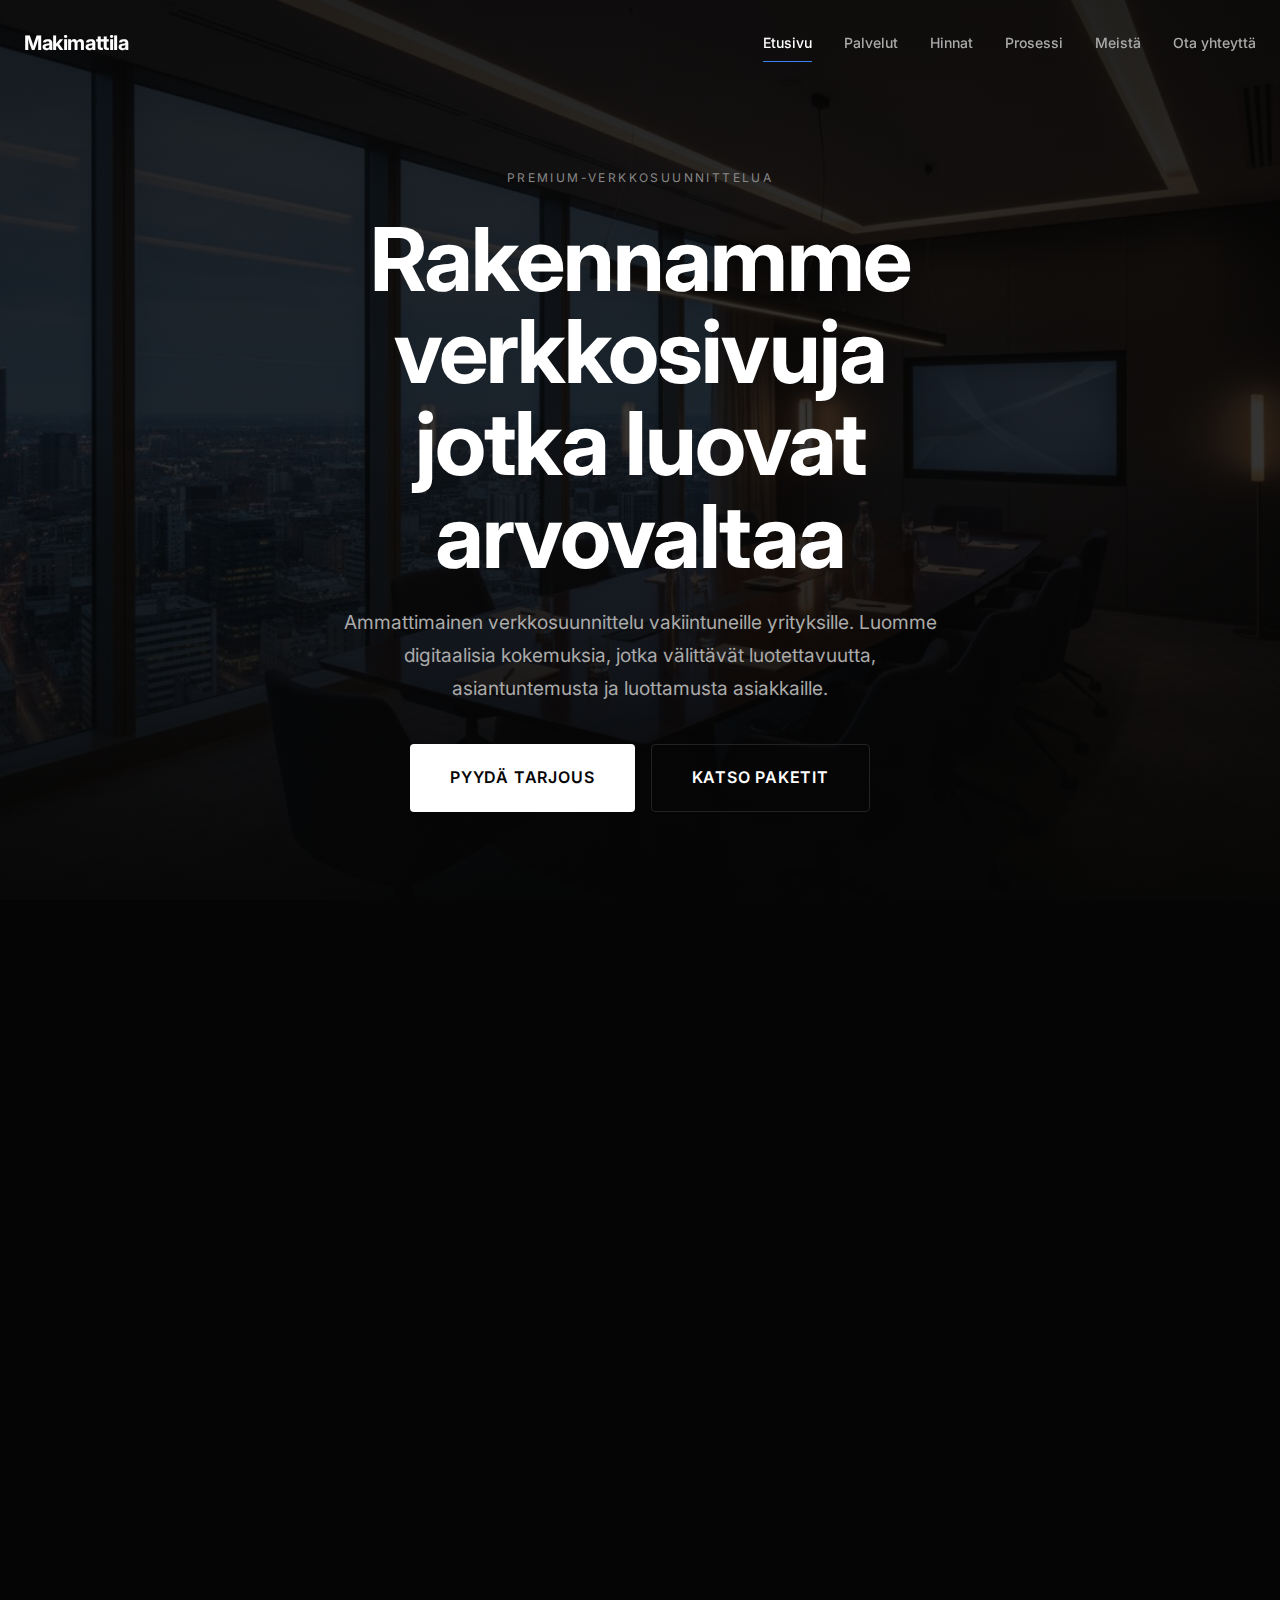
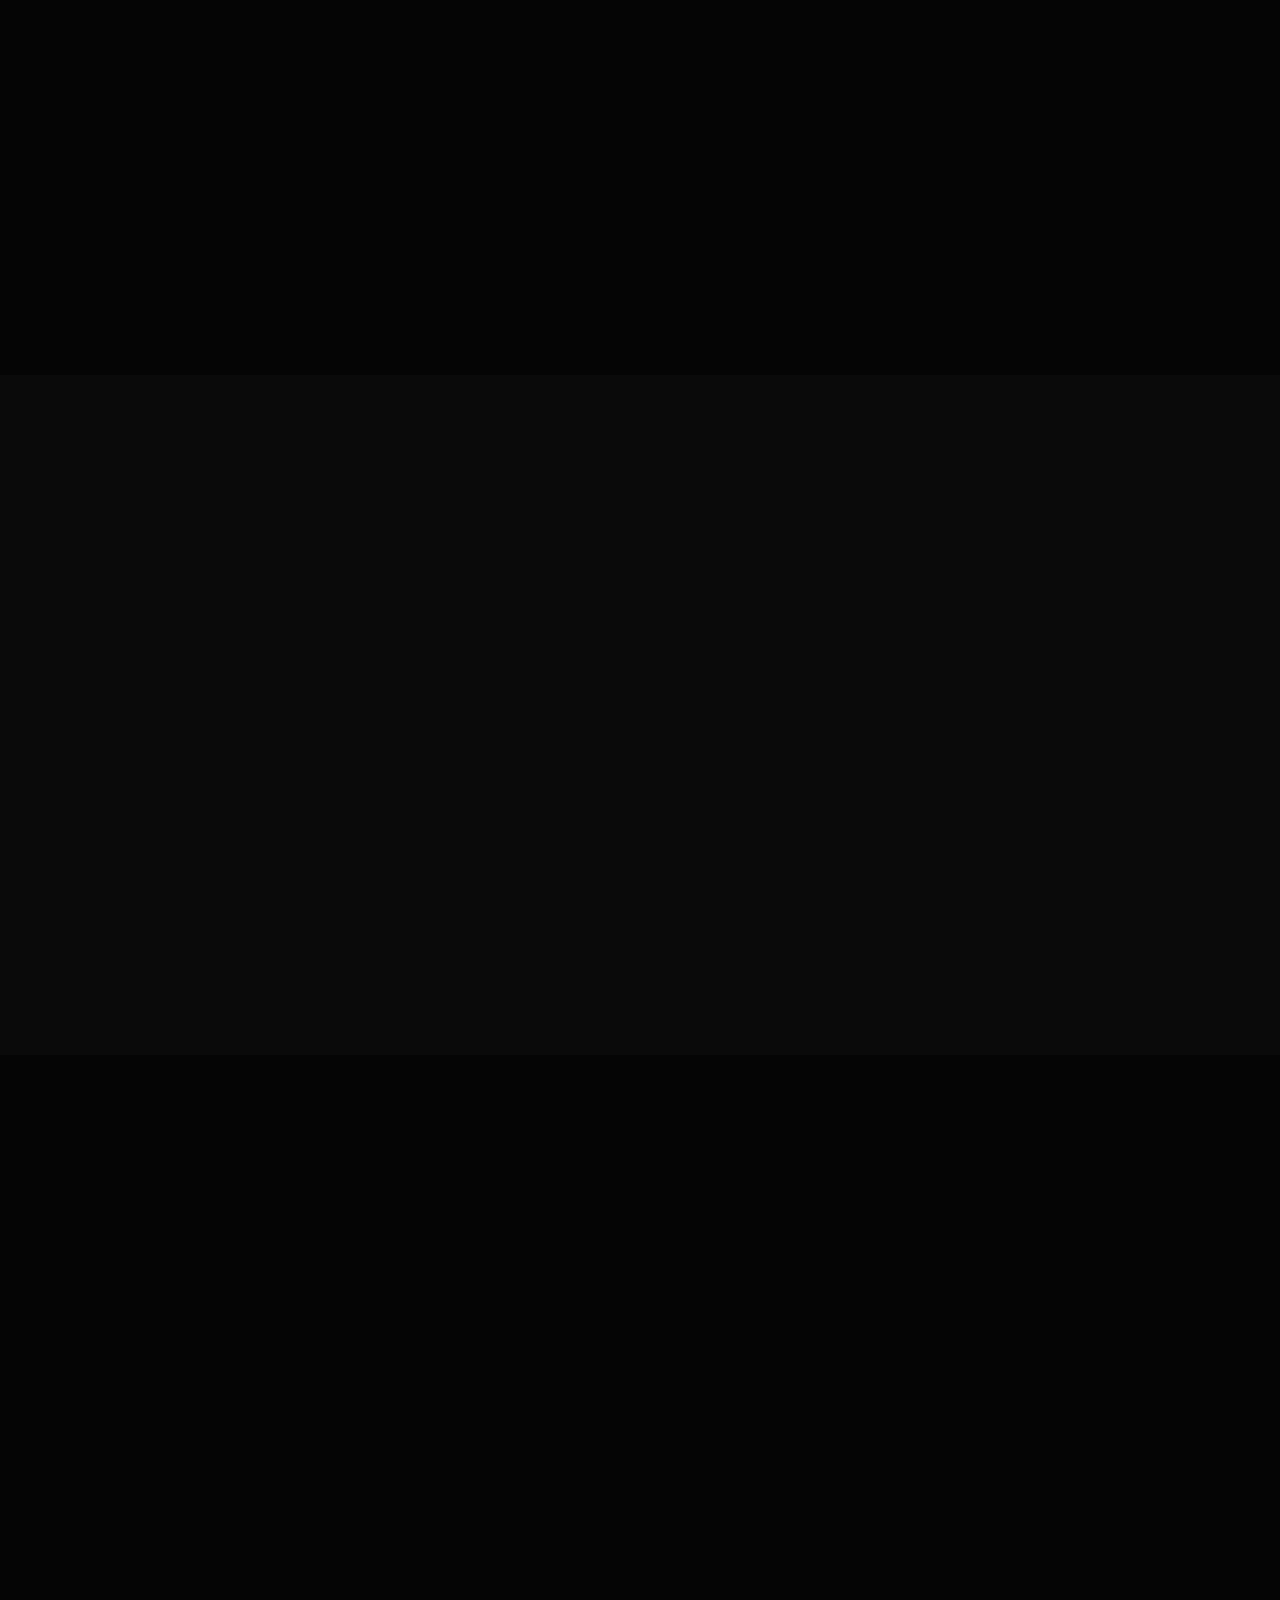
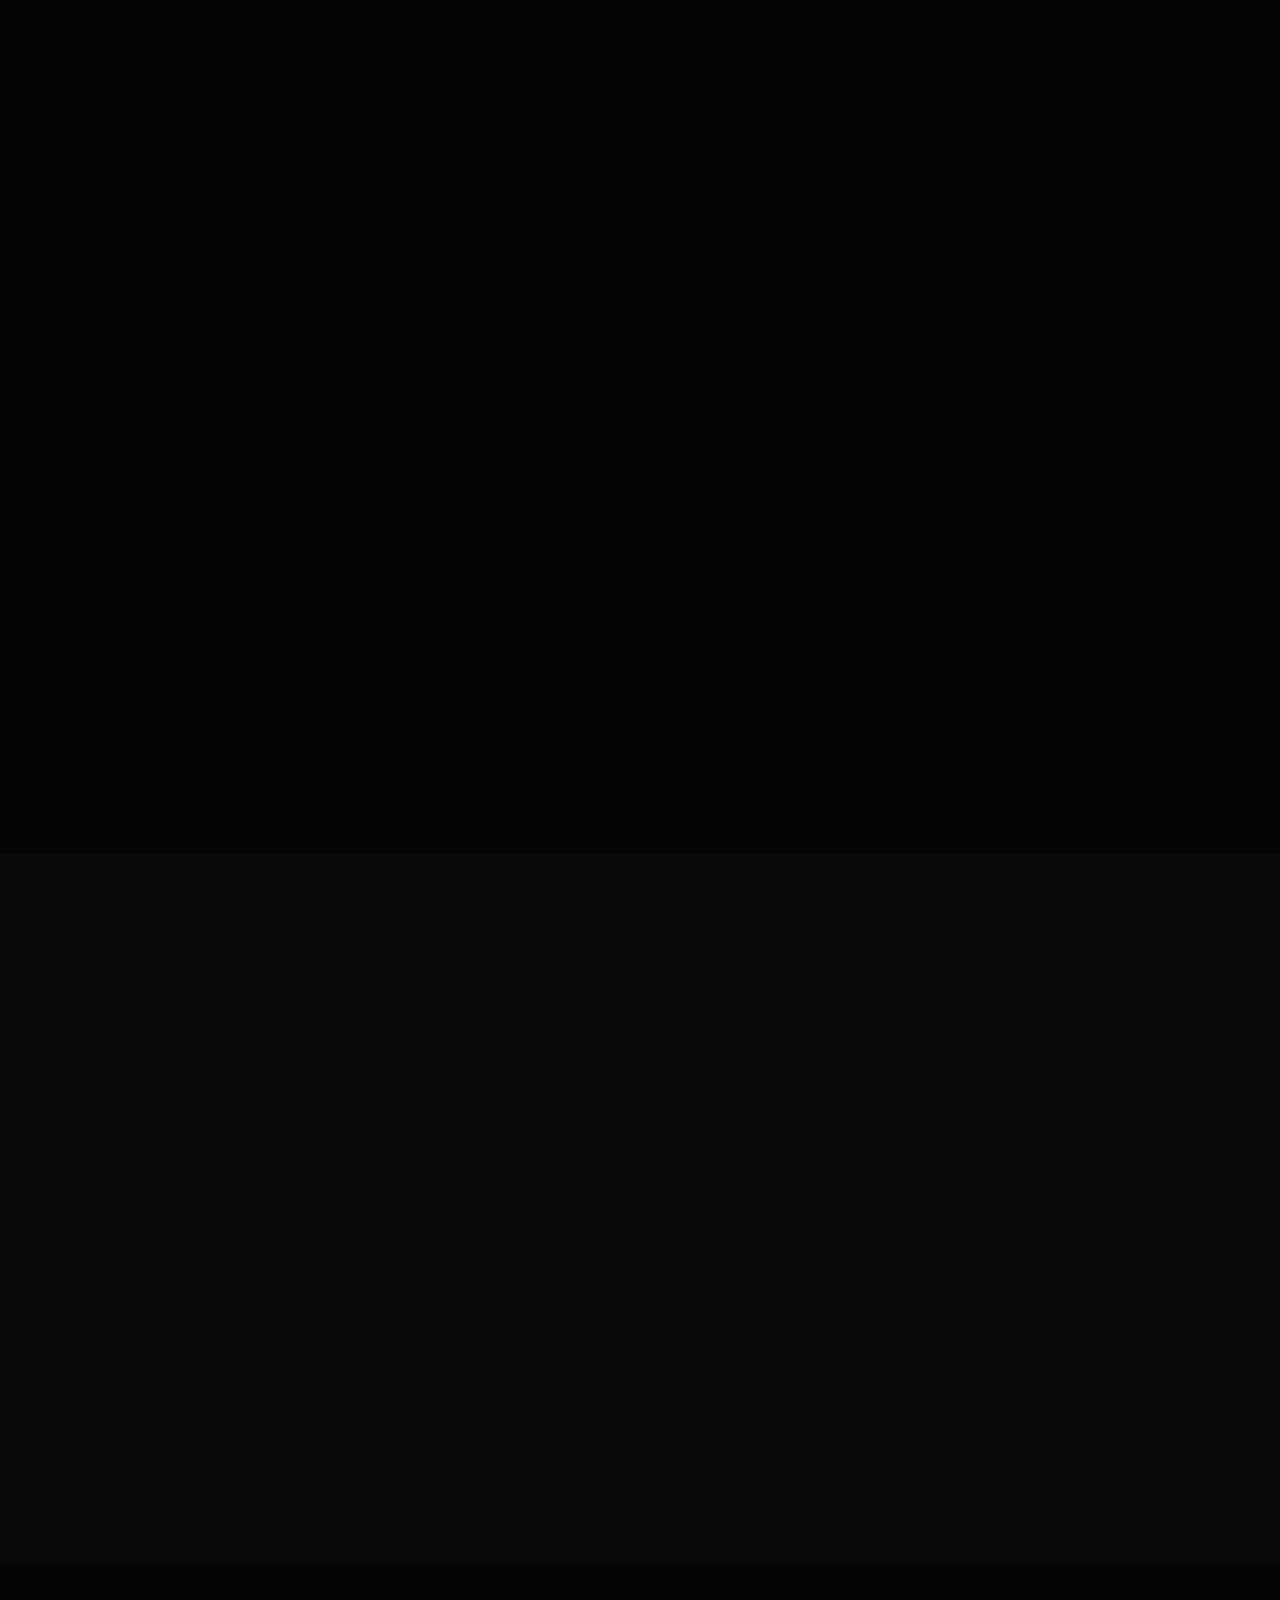
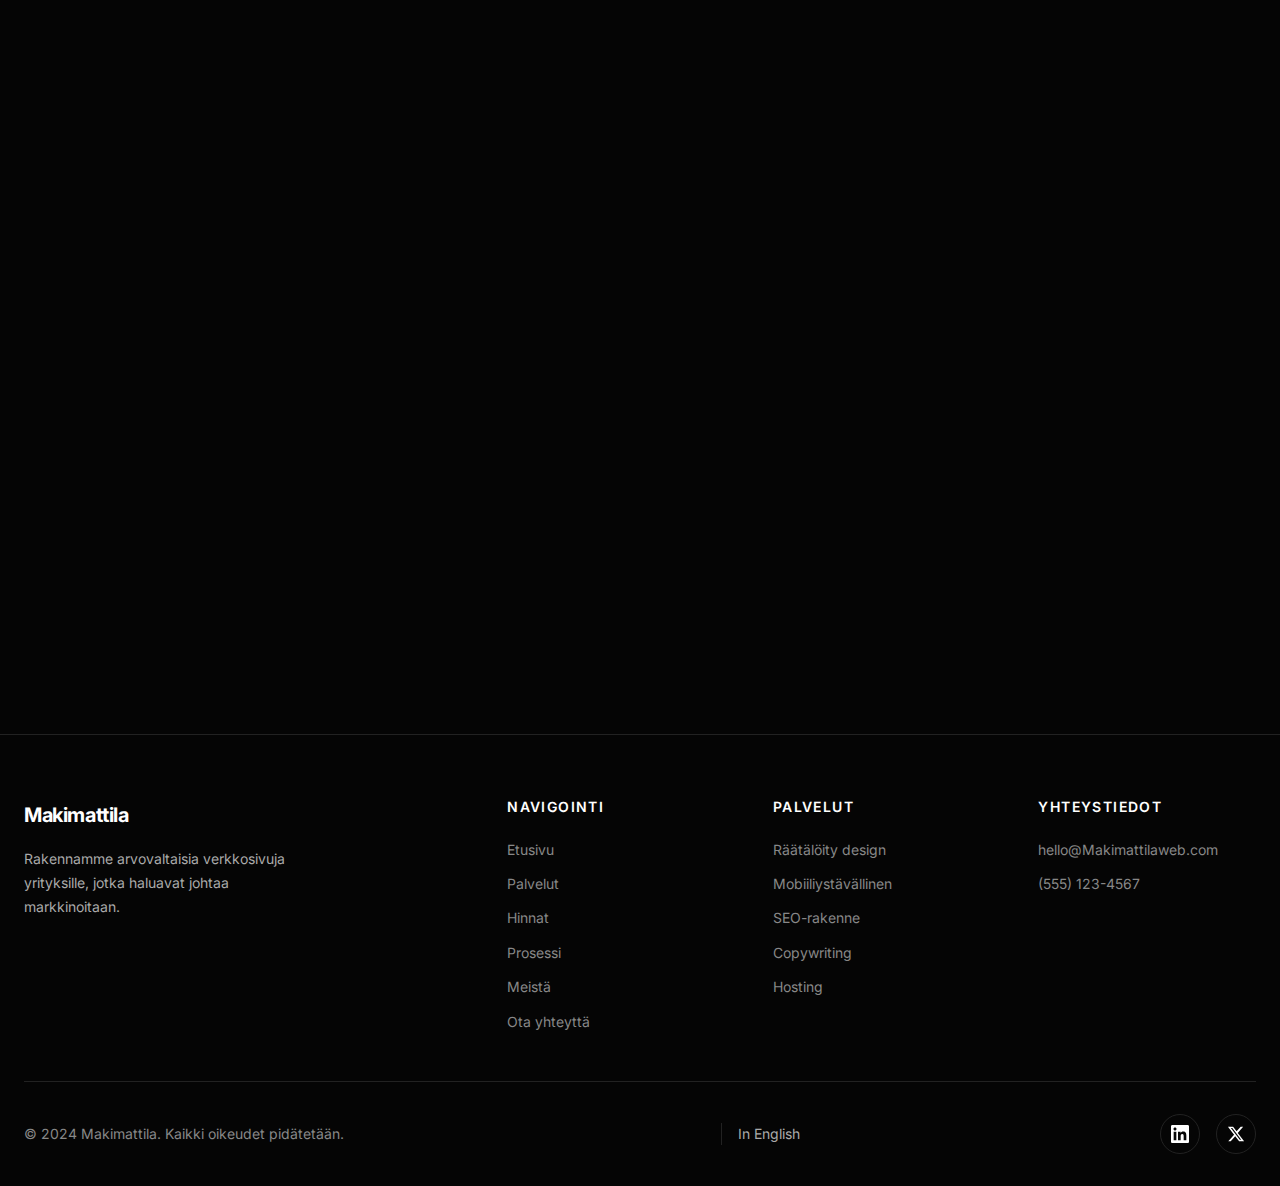
<file: index.html>
<!DOCTYPE html>
<html lang="fi">
<head>
    <meta charset="UTF-8">
    <meta name="viewport" content="width=device-width, initial-scale=1.0">
    <title>Makimattila | Ammattimaiset verkkosivut vakiintuneille yrityksille</title>
    <meta name="description" content="Rakennamme arvovaltaisia verkkosivuja yrityksille, jotka haluavat johtaa markkinoitaan. Ammattimainen verkkosuunnittelu lakitoimistoille, terveyspalveluille, konsulteille ja palveluyrityksille.">
    
    <!-- Fonts -->
    <link rel="preconnect" href="https://fonts.googleapis.com">
    <link rel="preconnect" href="https://fonts.gstatic.com" crossorigin>
    <link href="https://fonts.googleapis.com/css2?family=Inter:wght@400;500;600;700&display=swap" rel="stylesheet">
    
    <!-- Styles -->
    <link rel="stylesheet" href="css/main.css">
</head>
<body>
    <!-- Header -->
    <header class="header">
        <div class="container">
            <div class="header-inner">
                <a href="index.html" class="logo">Makimattila</a>
                
                <nav class="nav">
                    <a href="index.html" class="nav-link active">Etusivu</a>
                    <a href="palvelut.html" class="nav-link">Palvelut</a>
                    <a href="hinnat.html" class="nav-link">Hinnat</a>
                    <a href="prosessi.html" class="nav-link">Prosessi</a>
                    <a href="meista.html" class="nav-link">Meistä</a>
                    <a href="otayhteytta.html" class="nav-link">Ota yhteyttä</a>
                </nav>
                
                <button class="menu-toggle" aria-label="Avaa valikko">
                    <span></span>
                    <span></span>
                    <span></span>
                </button>
            </div>
        </div>
    </header>

    <!-- Hero Section -->
    <section class="hero">
        <div class="hero-bg">
            <img src="images/hero-bg.jpg" alt="Makimattilan toimisto">
        </div>
        <div class="hero-overlay"></div>
        
        <div class="hero-content">
            <p class="hero-label">Premium-verkkosuunnittelua</p>
            <h1 class="hero-title">
                <span>Rakennamme verkkosivuja</span>
                <span>jotka luovat arvovaltaa</span>
            </h1>
            <p class="hero-subtitle">
                Ammattimainen verkkosuunnittelu vakiintuneille yrityksille. Luomme digitaalisia kokemuksia, 
                jotka välittävät luotettavuutta, asiantuntemusta ja luottamusta asiakkaille.
            </p>
            <div class="hero-cta">
                <a href="contact.html" class="btn btn-primary btn-large">Pyydä tarjous</a>
                <a href="pricing.html" class="btn btn-secondary btn-large">Katso paketit</a>
            </div>
        </div>
        
    </section>

    <!-- Who It's For Section -->
    <section class="section">
        <div class="container">
            <div class="section-header fade-in">
                <p class="section-label">Kenelle palvelemme</p>
                <h2 class="section-title">Rakennettu yrityksille, jotka vaativat parasta</h2>
            </div>
            
            <div class="audience-grid">
                <div class="audience-card fade-in stagger-1">
                    <div class="audience-icon">
                        <svg xmlns="http://www.w3.org/2000/svg" fill="none" viewBox="0 0 24 24" stroke="currentColor">
                            <path stroke-linecap="round" stroke-linejoin="round" stroke-width="2" d="M3 6l3 1m0 0l-3 9a5.002 5.002 0 006.001 0M6 7l3 9M6 7l6-2m6 2l3-1m-3 1l-3 9a5.002 5.002 0 006.001 0M18 7l3 9m-3-9l-6-2m0-2v2m0 16V5m0 16H9m3 0h3" />
                        </svg>
                    </div>
                    <h3>Lakitoimistot</h3>
                    <p>Luo arvovaltaa ja luottamusta potentiaalisten asiakkaiden keskuuteen ammattimaisilla, hienostuneilla verkkosivuilla, jotka heijastavat asiantuntemustasi.</p>
                </div>
                
                <div class="audience-card fade-in stagger-2">
                    <div class="audience-icon">
                        <svg xmlns="http://www.w3.org/2000/svg" fill="none" viewBox="0 0 24 24" stroke="currentColor">
                            <path stroke-linecap="round" stroke-linejoin="round" stroke-width="2" d="M9 12l2 2 4-4m6 2a9 9 0 11-18 0 9 9 0 0118 0z" />
                        </svg>
                    </div>
                    <h3>Terveyspalvelut</h3>
                    <p>Rakenna potilaiden luottamusta selkeillä, saavutettavilla verkkosivuilla, jotka välittävät ammattitaitoa ja laadukasta hoitoa.</p>
                </div>
                
                <div class="audience-card fade-in stagger-3">
                    <div class="audience-icon">
                        <svg xmlns="http://www.w3.org/2000/svg" fill="none" viewBox="0 0 24 24" stroke="currentColor">
                            <path stroke-linecap="round" stroke-linejoin="round" stroke-width="2" d="M13 7h8m0 0v8m0-8l-8 8-4-4-6 6" />
                        </svg>
                    </div>
                    <h3>Rahoituspalvelut</h3>
                    <p>Välitä vakautta ja asiantuntemusta hienostuneilla suunnitteluratkaisuilla, jotka puhuttelevat varakkaita yksityishenkilöitä ja yritysasiakkaita.</p>
                </div>
                
                <div class="audience-card fade-in stagger-4">
                    <div class="audience-icon">
                        <svg xmlns="http://www.w3.org/2000/svg" fill="none" viewBox="0 0 24 24" stroke="currentColor">
                            <path stroke-linecap="round" stroke-linejoin="round" stroke-width="2" d="M21 13.255A23.931 23.931 0 0112 15c-3.183 0-6.22-.62-9-1.745M16 6V4a2 2 0 00-2-2h-4a2 2 0 00-2 2v2m4 6h.01M5 20h14a2 2 0 002-2V8a2 2 0 00-2-2H5a2 2 0 00-2 2v10a2 2 0 002 2z" />
                        </svg>
                    </div>
                    <h3>Konsultit</h3>
                    <p>Asennaudu alan johtajaksi verkkosivulla, joka esittelee asiantuntemustasi ja ajattelunjohtajuuttasi.</p>
                </div>
                
                <div class="audience-card fade-in stagger-5">
                    <div class="audience-icon">
                        <svg xmlns="http://www.w3.org/2000/svg" fill="none" viewBox="0 0 24 24" stroke="currentColor">
                            <path stroke-linecap="round" stroke-linejoin="round" stroke-width="2" d="M19 21V5a2 2 0 00-2-2H7a2 2 0 00-2 2v16m14 0h2m-2 0h-5m-9 0H3m2 0h5M9 7h1m-1 4h1m4-4h1m-1 4h1m-5 10v-5a1 1 0 011-1h2a1 1 0 011 1v5m-4 0h4" />
                        </svg>
                    </div>
                    <h3>Rakennusala</h3>
                    <p>Esittele portfolioasi ja osaamistasi rohkeilla, ammattimaisilla verkkosivuilla, jotka voittavat suurempia projekteja.</p>
                </div>
                
                <div class="audience-card fade-in stagger-1">
                    <div class="audience-icon">
                        <svg xmlns="http://www.w3.org/2000/svg" fill="none" viewBox="0 0 24 24" stroke="currentColor">
                            <path stroke-linecap="round" stroke-linejoin="round" stroke-width="2" d="M14.828 14.828a4 4 0 01-5.656 0M9 10h.01M15 10h.01M21 12a9 9 0 11-18 0 9 9 0 0118 0z" />
                        </svg>
                    </div>
                    <h3>Premium-palvelut</h3>
                    <p>Kiinteistöistä luksuspalveluihin – luomme verkkosivuja, jotka vastaavat tarjontasi laatua.</p>
                </div>
            </div>
        </div>
    </section>

    <!-- Why It Works Section -->
    <section class="section section-alt">
        <div class="container">
            <div class="section-header fade-in">
                <p class="section-label">Miksi valita meidät</p>
                <h2 class="section-title">Jokaisen hienon verkkosivun perusta</h2>
            </div>
            
            <div class="benefits-grid">
                <div class="benefit-item fade-in stagger-1">
                    <span class="benefit-number">01</span>
                    <div class="benefit-content">
                        <h3>Arvovalta ensin</h3>
                        <p>Jokainen suunnittelupäätös tehdään asentaaksemme sinut alasi asiantuntijaksi. Typografiasta kuvituksen kautta välitämme luotettavuutta.</p>
                    </div>
                </div>
                
                <div class="benefit-item fade-in stagger-2">
                    <span class="benefit-number">02</span>
                    <div class="benefit-content">
                        <h3>Luottamus suunnittelun kautta</h3>
                        <p>Selkeät, ammattimaiset layoutit, jotka välittävät luotettavuutta heti. Ei sekavuutta, ei temppuja – vain luottamusta.</p>
                    </div>
                </div>
                
                <div class="benefit-item fade-in stagger-3">
                    <span class="benefit-number">03</span>
                    <div class="benefit-content">
                        <h3>Paikallinen markkinajohtajuus</h3>
                        <p>SEO-optimoidtu rakenne ja paikallisesti keskittynyt sisältöstrategia auttavat sinua hallitsemaan omaa alueellasi.</p>
                    </div>
                </div>
                
                <div class="benefit-item fade-in stagger-4">
                    <span class="benefit-number">04</span>
                    <div class="benefit-content">
                        <h3>Konversioon keskittynyt</h3>
                        <p>Strategiset toimintakehotukset ja käyttäjäpolut suunniteltu muuttamaan kävijät laadukkaiksi liideiksi ja asiakkaille.</p>
                    </div>
                </div>
            </div>
        </div>
    </section>

    <!-- Example Use Cases / Portfolio Section -->
    <section class="section">
        <div class="container">
            <div class="section-header fade-in">
                <p class="section-label">Työmme</p>
                <h2 class="section-title">Verkkosivut, jotka herättävät huomion</h2>
            </div>
            
            <div class="portfolio-grid">
                <div class="portfolio-card fade-in stagger-1">
                    <img src="images/project-law.jpg" alt="Lakitoimiston verkkosivu">
                    <div class="portfolio-overlay">
                        <span class="portfolio-tag">Lakitoimisto</span>
                        <h3 class="portfolio-title">Esteem Law Partners</h3>
                    </div>
                </div>
                
                <div class="portfolio-card fade-in stagger-2">
                    <img src="images/project-medical.jpg" alt="Terveyspalvelun verkkosivu">
                    <div class="portfolio-overlay">
                        <span class="portfolio-tag">Terveyspalvelu</span>
                        <h3 class="portfolio-title">Wellness Clinic</h3>
                    </div>
                </div>
                
                <div class="portfolio-card fade-in stagger-3">
                    <img src="images/project-finance.jpg" alt="Rahoituspalvelun verkkosivu">
                    <div class="portfolio-overlay">
                        <span class="portfolio-tag">Rahoituspalvelut</span>
                        <h3 class="portfolio-title">Aurora Capital</h3>
                    </div>
                </div>
                
                <div class="portfolio-card fade-in stagger-4">
                    <img src="images/project-construction.jpg" alt="Rakennusyrityksen verkkosivu">
                    <div class="portfolio-overlay">
                        <span class="portfolio-tag">Rakennusala</span>
                        <h3 class="portfolio-title">Ironclad Builders</h3>
                    </div>
                </div>
            </div>
        </div>
    </section>

    <!-- Testimonials Section -->
    <section class="section section-alt">
        <div class="container">
            <div class="section-header fade-in">
                <p class="section-label">Asiakaspalaute</p>
                <h2 class="section-title">Yritysjohtajien luottama</h2>
            </div>
            
            <div class="testimonials-grid">
                <div class="testimonial-card fade-in stagger-1">
                    <p class="testimonial-quote">"Uusi verkkosivumme on muuttanut täysin sitä, miten potentiaaliset asiakkaat näkevät toimistomme. Ammattitaito ja huolellisuus ylittivät odotuksemme."</p>
                    <div class="testimonial-author">
                        <div class="testimonial-avatar">MR</div>
                        <div class="testimonial-info">
                            <h4>Michael Richardson</h4>
                            <p>Toimitusjohtaja, Richardson & Associates</p>
                        </div>
                    </div>
                </div>
                
                <div class="testimonial-card fade-in stagger-2">
                    <p class="testimonial-quote">"Tiimi ymmärsi täsmälleen mitä tarvitsimme – verkkosivun, joka välittää luottamusta ja asiantuntemusta. Potilaskyselyt ovat kasvaneet merkittävästi."</p>
                    <div class="testimonial-author">
                        <div class="testimonial-avatar">SC</div>
                        <div class="testimonial-info">
                            <h4>Dr. Sarah Chen</h4>
                            <p>Lääketieteellinen johtaja, Chen Family Practice</p>
                        </div>
                    </div>
                </div>
                
                <div class="testimonial-card fade-in stagger-3">
                    <p class="testimonial-quote">"Makimattila toi verkkosivun, joka asettaa meidät premium-vaihtoehdoksi markkinoillamme. Sijoitetun pääoman tuotto on ollut poikkeuksellinen."</p>
                    <div class="testimonial-author">
                        <div class="testimonial-avatar">DW</div>
                        <div class="testimonial-info">
                            <h4>David Williams</h4>
                            <p>Toimitusjohtaja, Williams Consulting Group</p>
                        </div>
                    </div>
                </div>
            </div>
        </div>
    </section>

    <!-- CTA Section -->
    <section class="section">
        <div class="container">
            <div class="cta-section fade-in">
                <h2 class="cta-title">Valmis luomaan digitaalisen läsnäolosi?</h2>
                <p class="cta-subtitle">
                    Keskustellaan siitä, miten ammattimainen verkkosivu voi asettaa yrityksesi 
                    alan auktoriteetiksi.
                </p>
                <a href="contact.html" class="btn btn-primary btn-large">Aloita projekti</a>
            </div>
        </div>
    </section>

    <!-- Footer -->
    <footer class="footer">
        <div class="container">
            <div class="footer-grid">
                <div class="footer-brand">
                    <a href="index.html" class="logo">Makimattila</a>
                    <p>Rakennamme arvovaltaisia verkkosivuja yrityksille, jotka haluavat johtaa markkinoitaan.</p>
                </div>
                
                <div class="footer-nav">
                    <h4 class="footer-title">Navigointi</h4>
                    <div class="footer-links">
                        <a href="index.html">Etusivu</a>
                        <a href="services.html">Palvelut</a>
                        <a href="pricing.html">Hinnat</a>
                        <a href="process.html">Prosessi</a>
                        <a href="about.html">Meistä</a>
                        <a href="contact.html">Ota yhteyttä</a>
                    </div>
                </div>
                
                <div class="footer-services">
                    <h4 class="footer-title">Palvelut</h4>
                    <div class="footer-links">
                        <a href="services.html">Räätälöity design</a>
                        <a href="services.html">Mobiiliystävällinen</a>
                        <a href="services.html">SEO-rakenne</a>
                        <a href="services.html">Copywriting</a>
                        <a href="services.html">Hosting</a>
                    </div>
                </div>
                
                <div class="footer-contact">
                    <h4 class="footer-title">Yhteystiedot</h4>
                    <div class="footer-links">
                        <a href="mailto:hello@Makimattilaweb.com">hello@Makimattilaweb.com</a>
                        <a href="tel:+15551234567">(555) 123-4567</a>
                    </div>
                </div>
            </div>
            
            <div class="footer-bottom">
                <p class="footer-copyright">&copy; 2024 Makimattila. Kaikki oikeudet pidätetään.</p>
                    <a href="en/index.html" class="lang-switcher">In English</a>
                <div class="footer-socials">
                    <a href="#" aria-label="LinkedIn">
                        <svg xmlns="http://www.w3.org/2000/svg" fill="currentColor" viewBox="0 0 24 24">
                            <path d="M20.447 20.452h-3.554v-5.569c0-1.328-.027-3.037-1.852-3.037-1.853 0-2.136 1.445-2.136 2.939v5.667H9.351V9h3.414v1.561h.046c.477-.9 1.637-1.85 3.37-1.85 3.601 0 4.267 2.37 4.267 5.455v6.286zM5.337 7.433c-1.144 0-2.063-.926-2.063-2.065 0-1.138.92-2.063 2.063-2.063 1.14 0 2.064.925 2.064 2.063 0 1.139-.925 2.065-2.064 2.065zm1.782 13.019H3.555V9h3.564v11.452zM22.225 0H1.771C.792 0 0 .774 0 1.729v20.542C0 23.227.792 24 1.771 24h20.451C23.2 24 24 23.227 24 22.271V1.729C24 .774 23.2 0 22.222 0h.003z"/>
                        </svg>
                    </a>
                    <a href="#" aria-label="Twitter">
                        <svg xmlns="http://www.w3.org/2000/svg" fill="currentColor" viewBox="0 0 24 24">
                            <path d="M18.244 2.25h3.308l-7.227 8.26 8.502 11.24H16.17l-5.214-6.817L4.99 21.75H1.68l7.73-8.835L1.254 2.25H8.08l4.713 6.231zm-1.161 17.52h1.833L7.084 4.126H5.117z"/>
                        </svg>
                    </a>
                </div>
            </div>
        </div>
    </footer>

    <!-- Scripts -->
    <script src="js/main.js"></script>
</body>
</html>
</file>
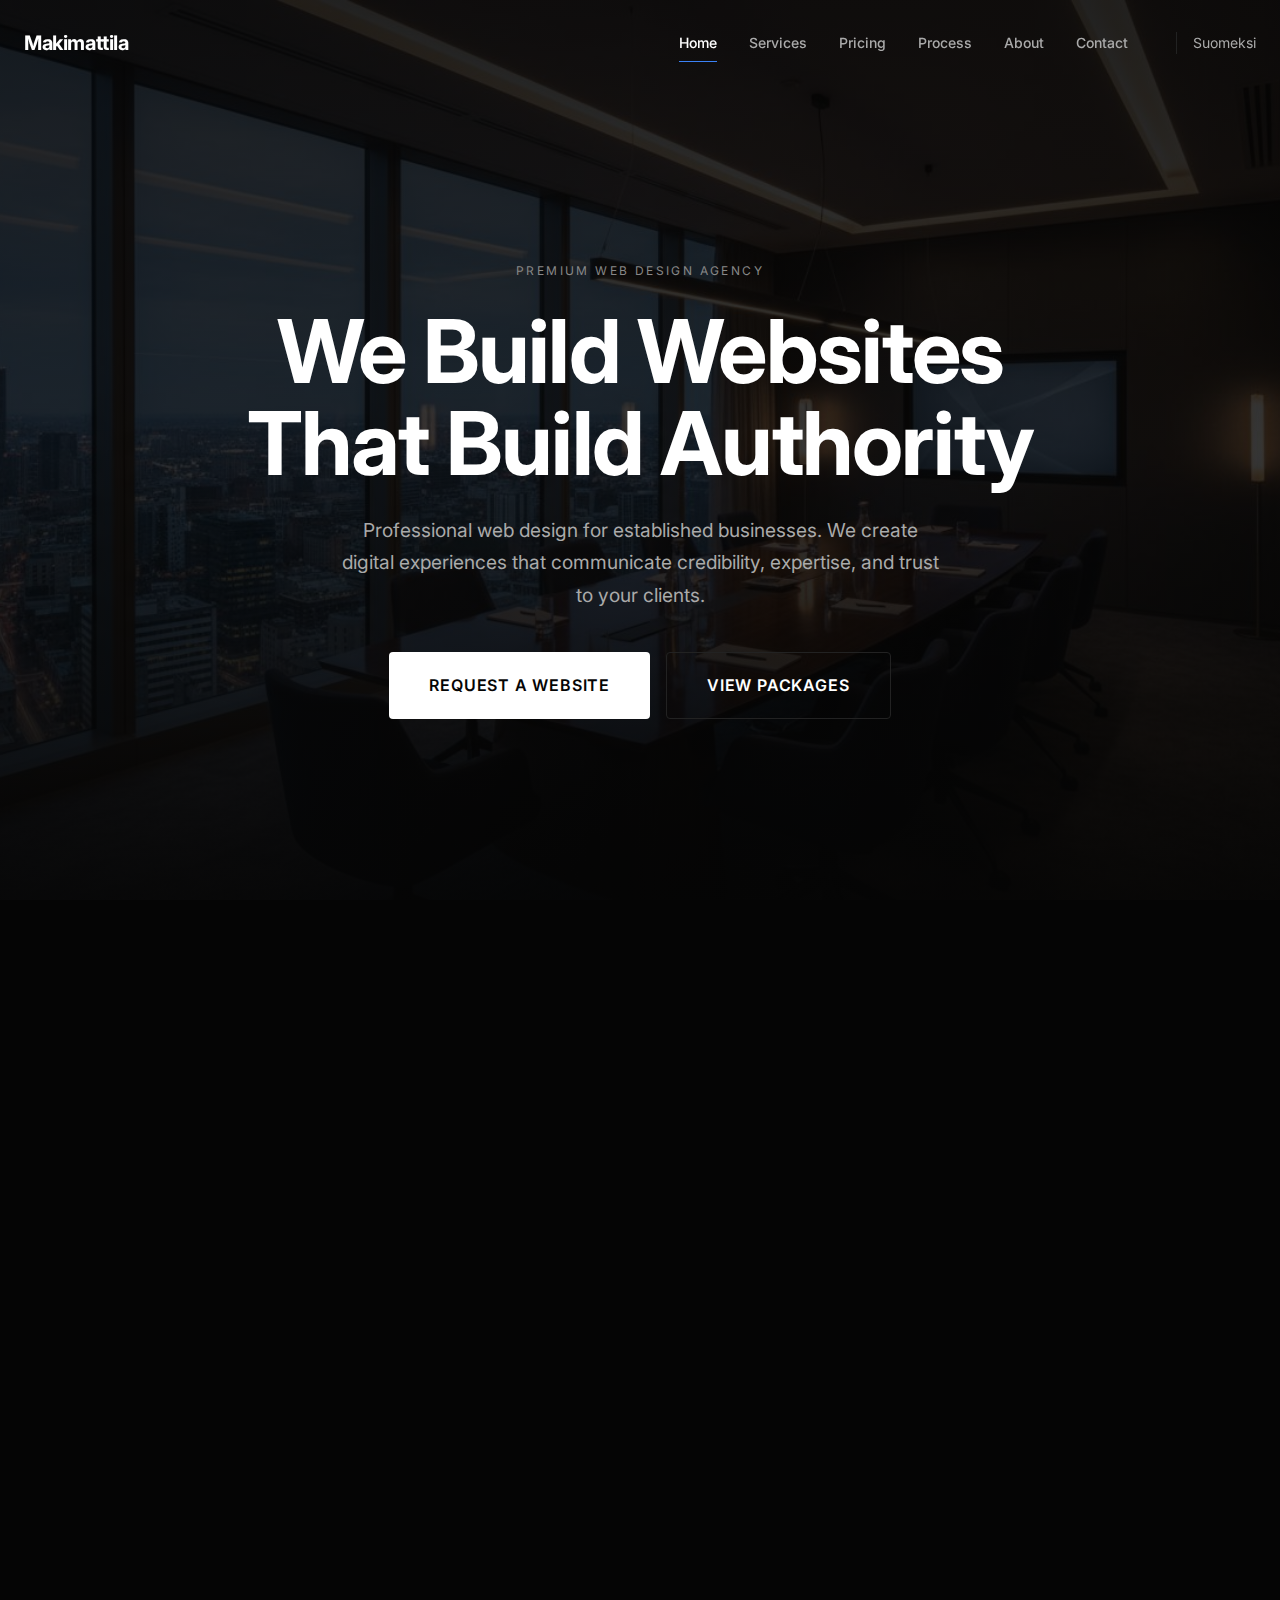
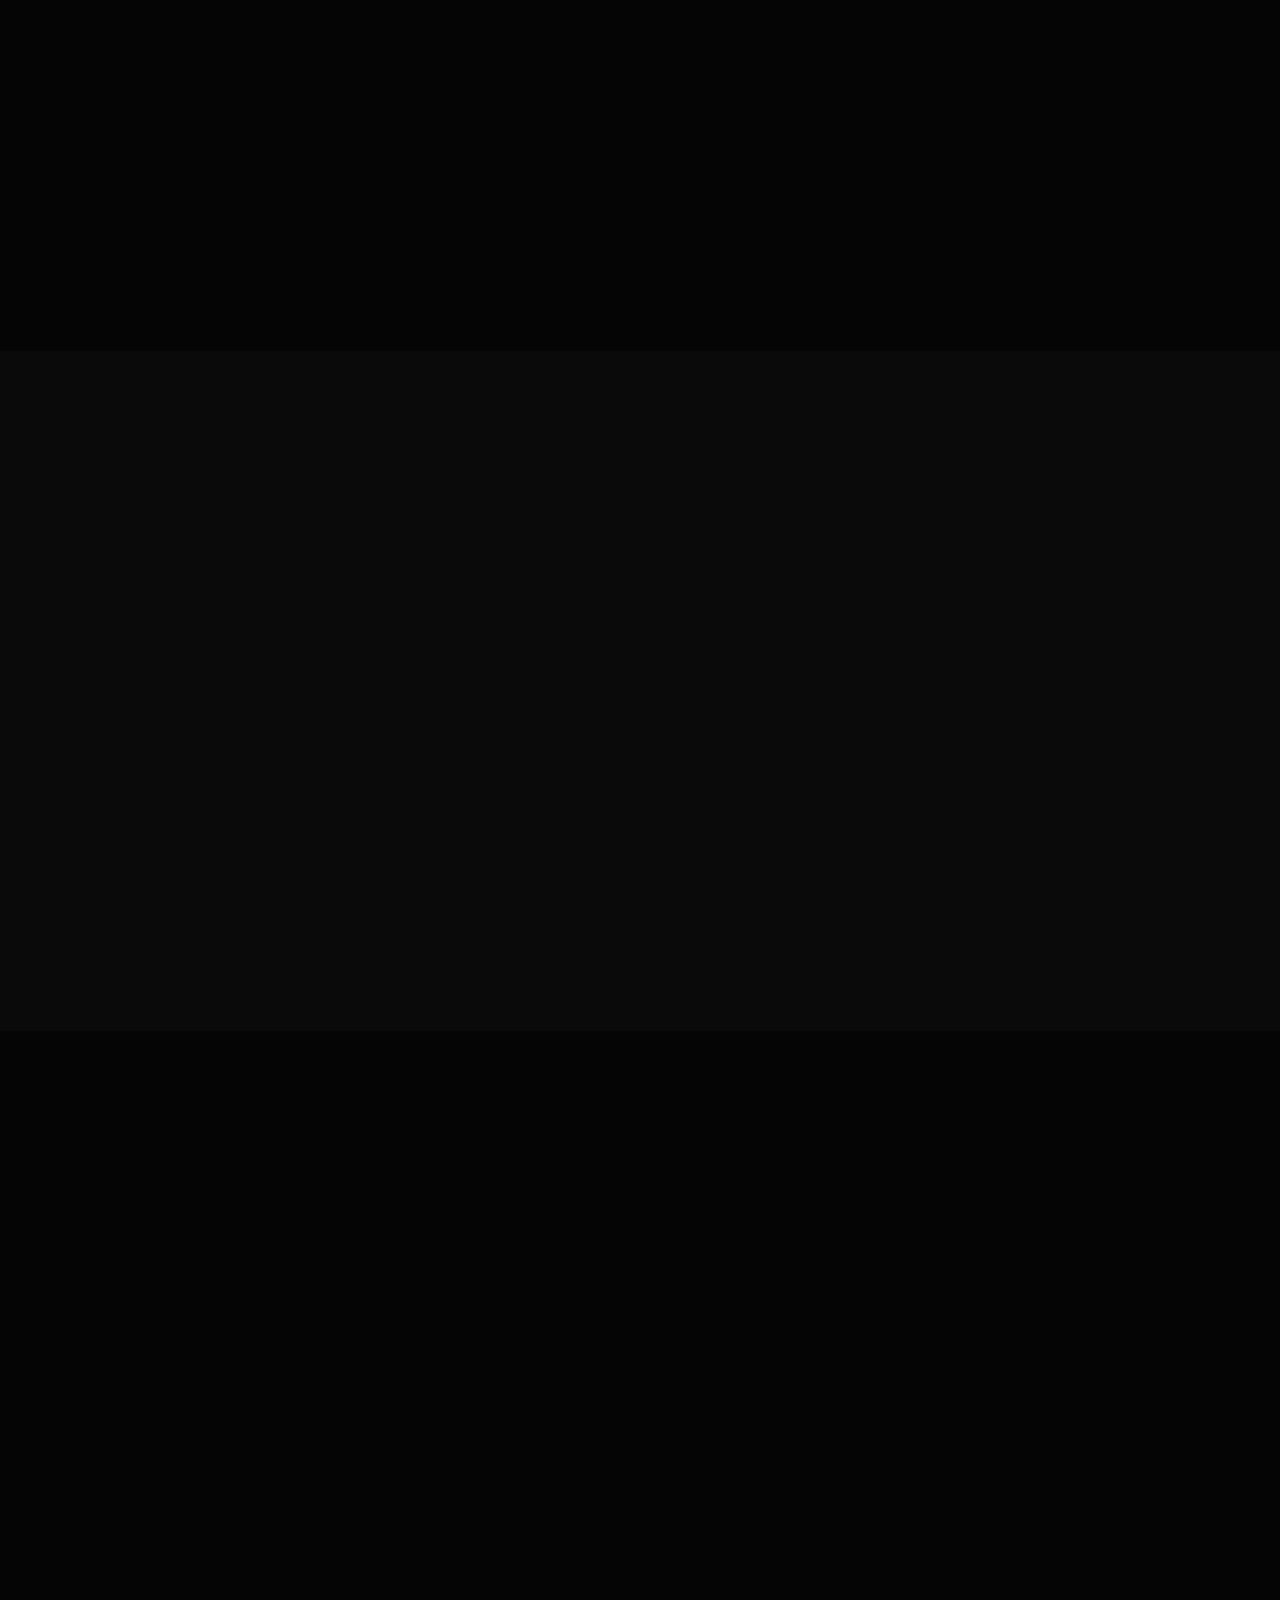
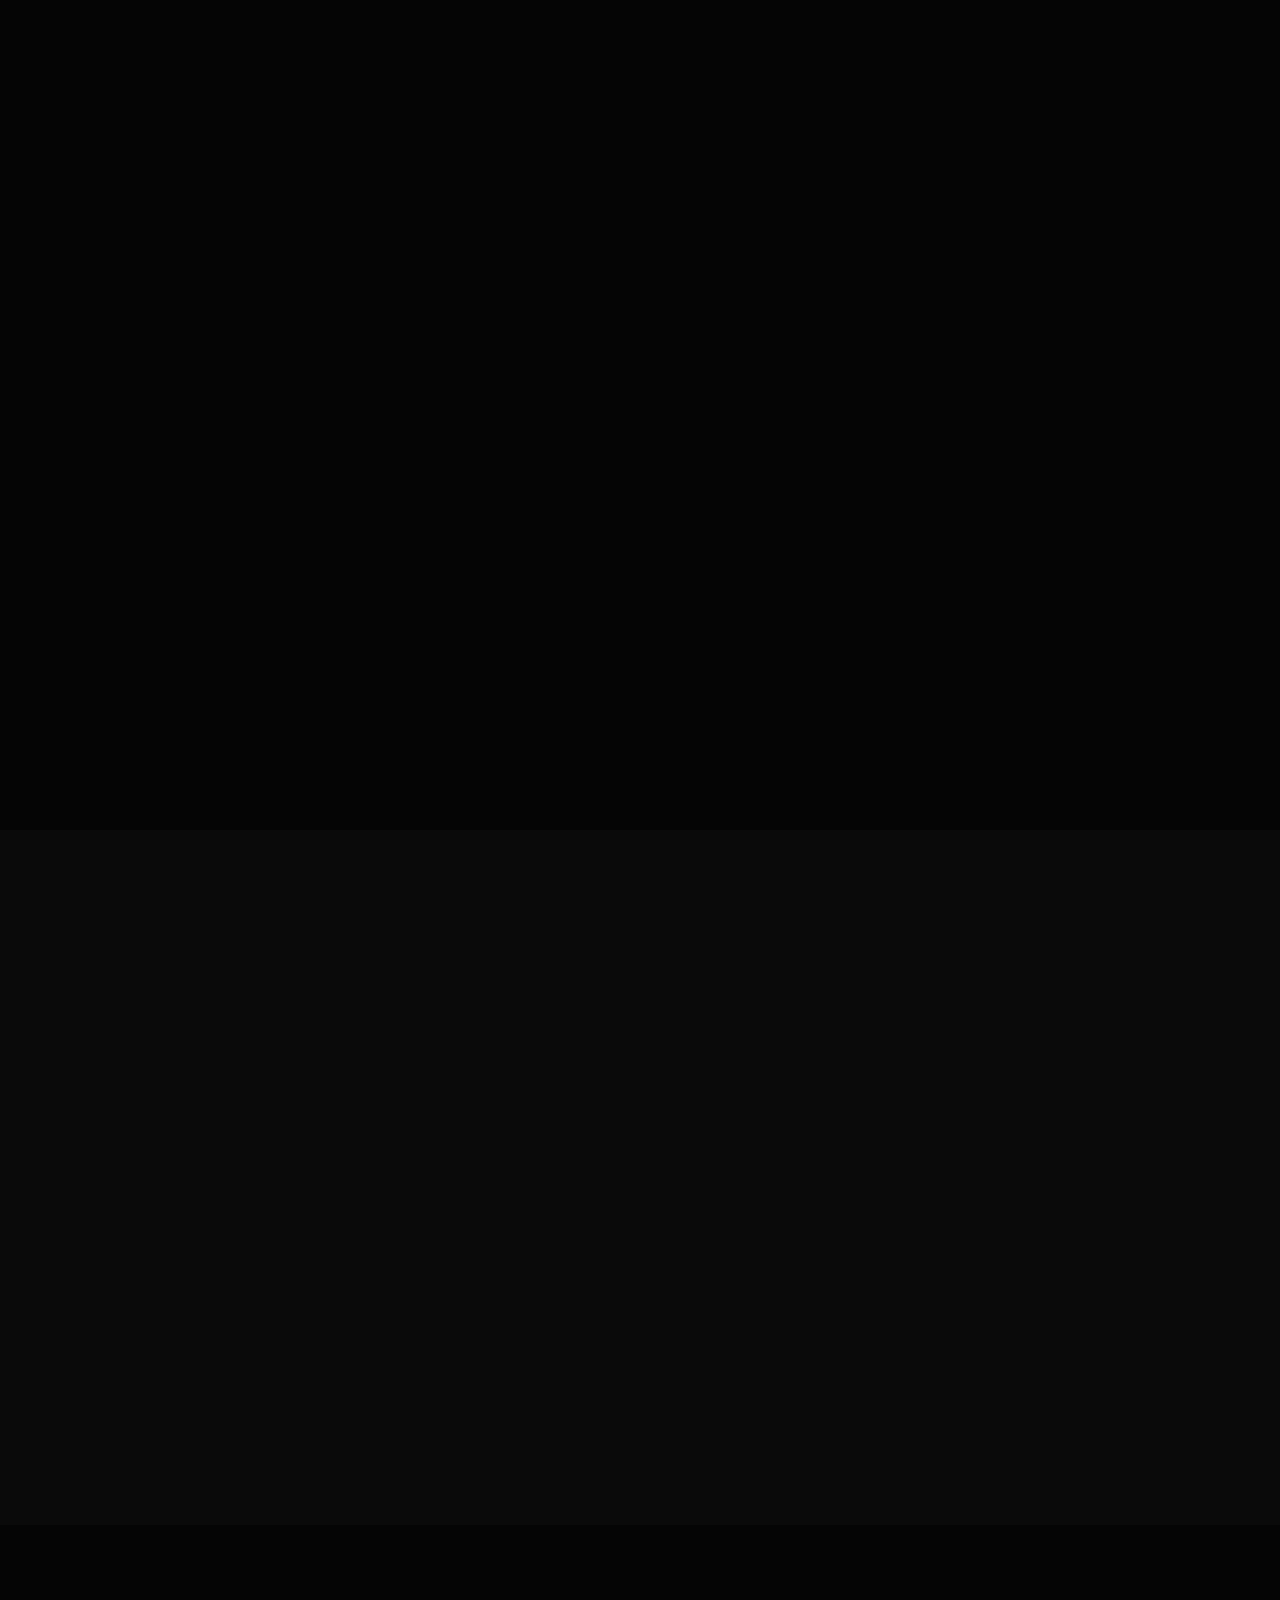
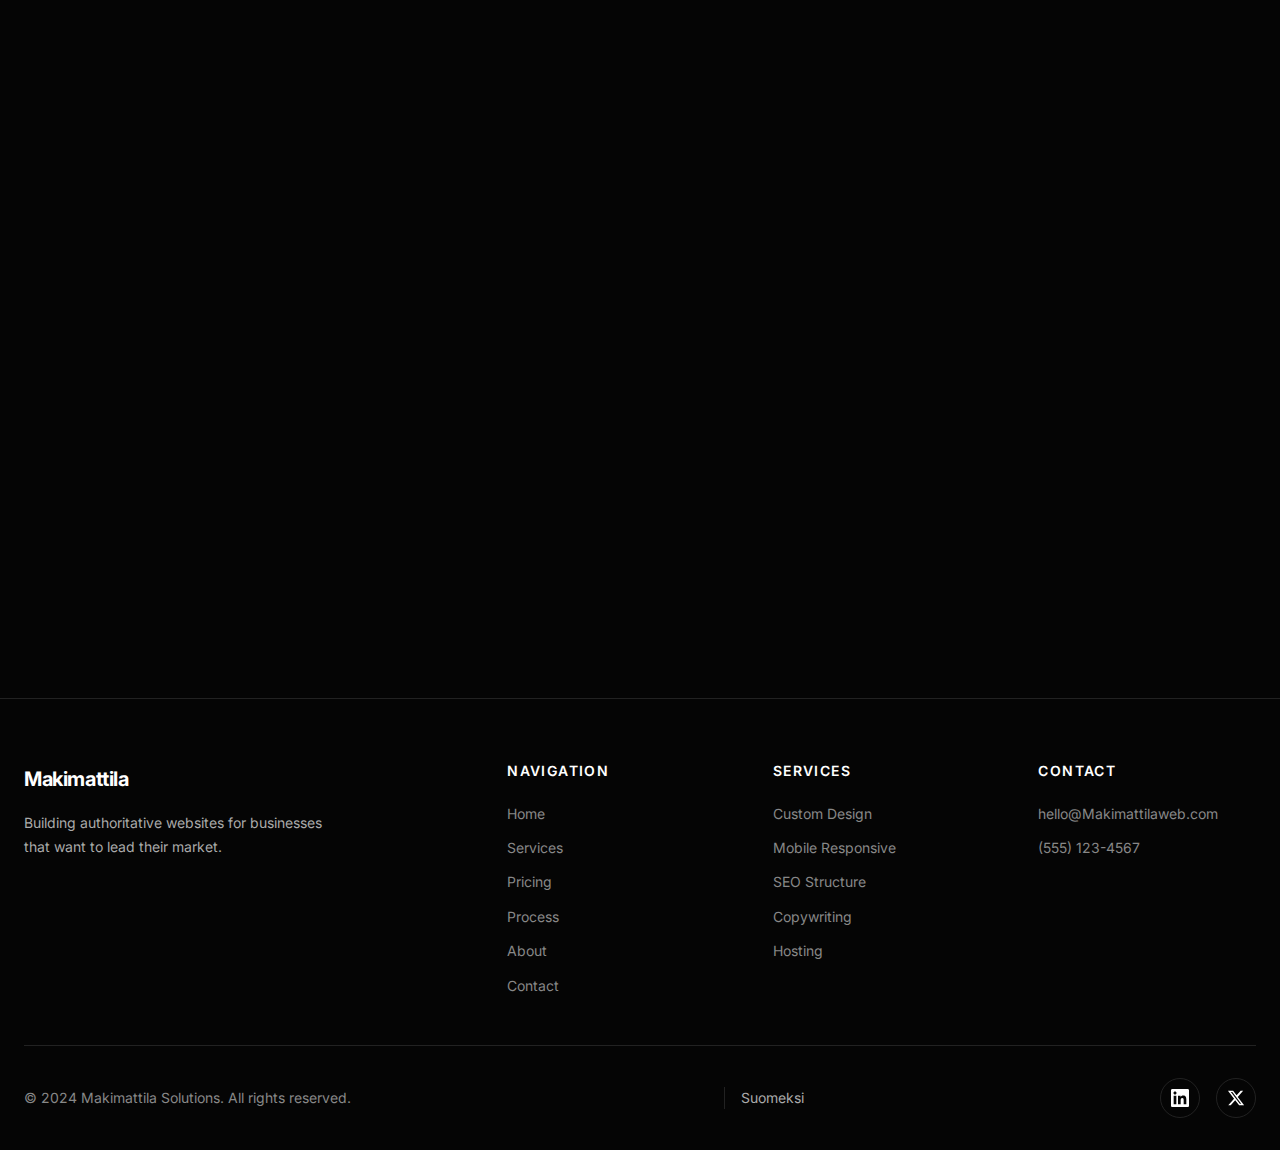
<file: en/index.html>
<!DOCTYPE html>
<html lang="en">
<head>
    <meta charset="UTF-8">
    <meta name="viewport" content="width=device-width, initial-scale=1.0">
    <title>Makimattila Solutions | Premium Websites for Established Businesses</title>
    <meta name="description" content="We build authoritative websites for businesses that want to lead their market. Professional web design for law firms, medical practices, consultants, and service companies.">
    
    <!-- Fonts -->
    <link rel="preconnect" href="https://fonts.googleapis.com">
    <link rel="preconnect" href="https://fonts.gstatic.com" crossorigin>
    <link href="https://fonts.googleapis.com/css2?family=Inter:wght@400;500;600;700&display=swap" rel="stylesheet">
    
    <!-- Styles -->
    <link rel="stylesheet" href="../css/main.css">
</head>
<body>
    <!-- Header -->
    <header class="header">
        <div class="container">
            <div class="header-inner">
                <a href="index.html" class="logo">Makimattila</a>
                
                <nav class="nav">
                    <a href="index.html" class="nav-link active">Home</a>
                    <a href="services.html" class="nav-link">Services</a>
                    <a href="pricing.html" class="nav-link">Pricing</a>
                    <a href="process.html" class="nav-link">Process</a>
                    <a href="about.html" class="nav-link">About</a>
                    <a href="contact.html" class="nav-link">Contact</a>
                    <a href="../index.html" class="lang-switcher">Suomeksi</a>
                </nav>
                
                <button class="menu-toggle" aria-label="Toggle menu">
                    <span></span>
                    <span></span>
                    <span></span>
                </button>
            </div>
        </div>
    </header>

    <!-- Hero Section -->
    <section class="hero">
        <div class="hero-bg">
            <img src="../images/hero-bg.jpg" alt="Makimattila office">
        </div>
        <div class="hero-overlay"></div>
        
        <div class="hero-content">
            <p class="hero-label">Premium Web Design Agency</p>
            <h1 class="hero-title">
                <span>We Build Websites</span>
                <span>That Build Authority</span>
            </h1>
            <p class="hero-subtitle">
                Professional web design for established businesses. We create digital experiences 
                that communicate credibility, expertise, and trust to your clients.
            </p>
            <div class="hero-cta">
                <a href="contact.html" class="btn btn-primary btn-large">Request a Website</a>
                <a href="pricing.html" class="btn btn-secondary btn-large">View Packages</a>
            </div>
        </div>
        
    </section>

    <!-- Who It's For Section -->
    <section class="section">
        <div class="container">
            <div class="section-header fade-in">
                <p class="section-label">Who We Serve</p>
                <h2 class="section-title">Built for Businesses That Demand Excellence</h2>
            </div>
            
            <div class="audience-grid">
                <div class="audience-card fade-in stagger-1">
                    <div class="audience-icon">
                        <svg xmlns="http://www.w3.org/2000/svg" fill="none" viewBox="0 0 24 24" stroke="currentColor">
                            <path stroke-linecap="round" stroke-linejoin="round" stroke-width="2" d="M3 6l3 1m0 0l-3 9a5.002 5.002 0 006.001 0M6 7l3 9M6 7l6-2m6 2l3-1m-3 1l-3 9a5.002 5.002 0 006.001 0M18 7l3 9m-3-9l-6-2m0-2v2m0 16V5m0 16H9m3 0h3" />
                        </svg>
                    </div>
                    <h3>Law Firms</h3>
                    <p>Establish authority and trust with potential clients through professional, sophisticated websites that reflect your expertise.</p>
                </div>
                
                <div class="audience-card fade-in stagger-2">
                    <div class="audience-icon">
                        <svg xmlns="http://www.w3.org/2000/svg" fill="none" viewBox="0 0 24 24" stroke="currentColor">
                            <path stroke-linecap="round" stroke-linejoin="round" stroke-width="2" d="M9 12l2 2 4-4m6 2a9 9 0 11-18 0 9 9 0 0118 0z" />
                        </svg>
                    </div>
                    <h3>Medical Practices</h3>
                    <p>Build patient confidence with clean, accessible websites that communicate professionalism and care quality.</p>
                </div>
                
                <div class="audience-card fade-in stagger-3">
                    <div class="audience-icon">
                        <svg xmlns="http://www.w3.org/2000/svg" fill="none" viewBox="0 0 24 24" stroke="currentColor">
                            <path stroke-linecap="round" stroke-linejoin="round" stroke-width="2" d="M13 7h8m0 0v8m0-8l-8 8-4-4-6 6" />
                        </svg>
                    </div>
                    <h3>Financial Services</h3>
                    <p>Convey stability and expertise with refined designs that speak to high-net-worth individuals and corporate clients.</p>
                </div>
                
                <div class="audience-card fade-in stagger-4">
                    <div class="audience-icon">
                        <svg xmlns="http://www.w3.org/2000/svg" fill="none" viewBox="0 0 24 24" stroke="currentColor">
                            <path stroke-linecap="round" stroke-linejoin="round" stroke-width="2" d="M21 13.255A23.931 23.931 0 0112 15c-3.183 0-6.22-.62-9-1.745M16 6V4a2 2 0 00-2-2h-4a2 2 0 00-2 2v2m4 6h.01M5 20h14a2 2 0 002-2V8a2 2 0 00-2-2H5a2 2 0 00-2 2v10a2 2 0 002 2z" />
                        </svg>
                    </div>
                    <h3>Consultants</h3>
                    <p>Position yourself as an industry leader with a website that showcases your expertise and thought leadership.</p>
                </div>
                
                <div class="audience-card fade-in stagger-5">
                    <div class="audience-icon">
                        <svg xmlns="http://www.w3.org/2000/svg" fill="none" viewBox="0 0 24 24" stroke="currentColor">
                            <path stroke-linecap="round" stroke-linejoin="round" stroke-width="2" d="M19 21V5a2 2 0 00-2-2H7a2 2 0 00-2 2v16m14 0h2m-2 0h-5m-9 0H3m2 0h5M9 7h1m-1 4h1m4-4h1m-1 4h1m-5 10v-5a1 1 0 011-1h2a1 1 0 011 1v5m-4 0h4" />
                        </svg>
                    </div>
                    <h3>Construction</h3>
                    <p>Display your portfolio and capabilities with bold, professional websites that win larger contracts.</p>
                </div>
                
                <div class="audience-card fade-in stagger-1">
                    <div class="audience-icon">
                        <svg xmlns="http://www.w3.org/2000/svg" fill="none" viewBox="0 0 24 24" stroke="currentColor">
                            <path stroke-linecap="round" stroke-linejoin="round" stroke-width="2" d="M14.828 14.828a4 4 0 01-5.656 0M9 10h.01M15 10h.01M21 12a9 9 0 11-18 0 9 9 0 0118 0z" />
                        </svg>
                    </div>
                    <h3>High-End Services</h3>
                    <p>From real estate to luxury services, we create websites that match the quality of your offerings.</p>
                </div>
            </div>
        </div>
    </section>

    <!-- Why It Works Section -->
    <section class="section section-alt">
        <div class="container">
            <div class="section-header fade-in">
                <p class="section-label">Why Choose Us</p>
                <h2 class="section-title">The Foundation of Every Great Website</h2>
            </div>
            
            <div class="benefits-grid">
                <div class="benefit-item fade-in stagger-1">
                    <span class="benefit-number">01</span>
                    <div class="benefit-content">
                        <h3>Authority First</h3>
                        <p>Every design decision is made to position you as the expert in your field. From typography to imagery, we communicate credibility.</p>
                    </div>
                </div>
                
                <div class="benefit-item fade-in stagger-2">
                    <span class="benefit-number">02</span>
                    <div class="benefit-content">
                        <h3>Trust Through Design</h3>
                        <p>Clean, professional layouts that immediately communicate reliability. No clutter, no gimmicks—just confidence.</p>
                    </div>
                </div>
                
                <div class="benefit-item fade-in stagger-3">
                    <span class="benefit-number">03</span>
                    <div class="benefit-content">
                        <h3>Local Market Dominance</h3>
                        <p>SEO-optimized structure and local-focused content strategy to help you own your geographic market.</p>
                    </div>
                </div>
                
                <div class="benefit-item fade-in stagger-4">
                    <span class="benefit-number">04</span>
                    <div class="benefit-content">
                        <h3>Conversion Focused</h3>
                        <p>Strategic calls-to-action and user flows designed to turn visitors into qualified leads and clients.</p>
                    </div>
                </div>
            </div>
        </div>
    </section>

    <!-- Example Use Cases / Portfolio Section -->
    <section class="section">
        <div class="container">
            <div class="section-header fade-in">
                <p class="section-label">Our Work</p>
                <h2 class="section-title">Websites That Command Attention</h2>
            </div>
            
            <div class="portfolio-grid">
                <div class="portfolio-card fade-in stagger-1">
                    <img src="../images/project-law.jpg" alt="Law firm website">
                    <div class="portfolio-overlay">
                        <span class="portfolio-tag">Law Firm</span>
                        <h3 class="portfolio-title">Esteem Law Partners</h3>
                    </div>
                </div>
                
                <div class="portfolio-card fade-in stagger-2">
                    <img src="../images/project-medical.jpg" alt="Medical practice website">
                    <div class="portfolio-overlay">
                        <span class="portfolio-tag">Medical Practice</span>
                        <h3 class="portfolio-title">Wellness Clinic</h3>
                    </div>
                </div>
                
                <div class="portfolio-card fade-in stagger-3">
                    <img src="../images/project-finance.jpg" alt="Financial services website">
                    <div class="portfolio-overlay">
                        <span class="portfolio-tag">Financial Services</span>
                        <h3 class="portfolio-title">Aurora Capital</h3>
                    </div>
                </div>
                
                <div class="portfolio-card fade-in stagger-4">
                    <img src="../images/project-construction.jpg" alt="Construction company website">
                    <div class="portfolio-overlay">
                        <span class="portfolio-tag">Construction</span>
                        <h3 class="portfolio-title">Ironclad Builders</h3>
                    </div>
                </div>
            </div>
        </div>
    </section>

    <!-- Testimonials Section -->
    <section class="section section-alt">
        <div class="container">
            <div class="section-header fade-in">
                <p class="section-label">Client Feedback</p>
                <h2 class="section-title">Trusted by Business Leaders</h2>
            </div>
            
            <div class="testimonials-grid">
                <div class="testimonial-card fade-in stagger-1">
                    <p class="testimonial-quote">"Our new website has completely transformed how potential clients perceive our firm. The professionalism and attention to detail exceeded our expectations."</p>
                    <div class="testimonial-author">
                        <div class="testimonial-avatar">MR</div>
                        <div class="testimonial-info">
                            <h4>Michael Richardson</h4>
                            <p>Managing Partner, Richardson & Associates</p>
                        </div>
                    </div>
                </div>
                
                <div class="testimonial-card fade-in stagger-2">
                    <p class="testimonial-quote">"The team understood exactly what we needed—a website that conveys trust and expertise. Our patient inquiries have increased significantly."</p>
                    <div class="testimonial-author">
                        <div class="testimonial-avatar">SC</div>
                        <div class="testimonial-info">
                            <h4>Dr. Sarah Chen</h4>
                            <p>Medical Director, Chen Family Practice</p>
                        </div>
                    </div>
                </div>
                
                <div class="testimonial-card fade-in stagger-3">
                    <p class="testimonial-quote">"Makimattila delivered a website that positions us as the premium option in our market. The ROI has been exceptional."</p>
                    <div class="testimonial-author">
                        <div class="testimonial-avatar">DW</div>
                        <div class="testimonial-info">
                            <h4>David Williams</h4>
                            <p>CEO, Williams Consulting Group</p>
                        </div>
                    </div>
                </div>
            </div>
        </div>
    </section>

    <!-- CTA Section -->
    <section class="section">
        <div class="container">
            <div class="cta-section fade-in">
                <h2 class="cta-title">Ready to Establish Your Digital Presence?</h2>
                <p class="cta-subtitle">
                    Let's discuss how a professional website can position your business 
                    as the authority in your market.
                </p>
                <a href="contact.html" class="btn btn-primary btn-large">Start Your Project</a>
            </div>
        </div>
    </section>

    <!-- Footer -->
    <footer class="footer">
        <div class="container">
            <div class="footer-grid">
                <div class="footer-brand">
                    <a href="index.html" class="logo">Makimattila</a>
                    <p>Building authoritative websites for businesses that want to lead their market.</p>
                </div>
                
                <div class="footer-nav">
                    <h4 class="footer-title">Navigation</h4>
                    <div class="footer-links">
                        <a href="index.html">Home</a>
                        <a href="services.html">Services</a>
                        <a href="pricing.html">Pricing</a>
                        <a href="process.html">Process</a>
                        <a href="about.html">About</a>
                        <a href="contact.html">Contact</a>
                    </div>
                </div>
                
                <div class="footer-services">
                    <h4 class="footer-title">Services</h4>
                    <div class="footer-links">
                        <a href="services.html">Custom Design</a>
                        <a href="services.html">Mobile Responsive</a>
                        <a href="services.html">SEO Structure</a>
                        <a href="services.html">Copywriting</a>
                        <a href="services.html">Hosting</a>
                    </div>
                </div>
                
                <div class="footer-contact">
                    <h4 class="footer-title">Contact</h4>
                    <div class="footer-links">
                        <a href="mailto:hello@Makimattilaweb.com">hello@Makimattilaweb.com</a>
                        <a href="tel:+15551234567">(555) 123-4567</a>
                    </div>
                </div>
            </div>
            
            <div class="footer-bottom">
                <p class="footer-copyright">&copy; 2024 Makimattila Solutions. All rights reserved.</p>
                    <a href="../index.html" class="lang-switcher">Suomeksi</a>
                <div class="footer-socials">
                    <a href="#" aria-label="LinkedIn">
                        <svg xmlns="http://www.w3.org/2000/svg" fill="currentColor" viewBox="0 0 24 24">
                            <path d="M20.447 20.452h-3.554v-5.569c0-1.328-.027-3.037-1.852-3.037-1.853 0-2.136 1.445-2.136 2.939v5.667H9.351V9h3.414v1.561h.046c.477-.9 1.637-1.85 3.37-1.85 3.601 0 4.267 2.37 4.267 5.455v6.286zM5.337 7.433c-1.144 0-2.063-.926-2.063-2.065 0-1.138.92-2.063 2.063-2.063 1.14 0 2.064.925 2.064 2.063 0 1.139-.925 2.065-2.064 2.065zm1.782 13.019H3.555V9h3.564v11.452zM22.225 0H1.771C.792 0 0 .774 0 1.729v20.542C0 23.227.792 24 1.771 24h20.451C23.2 24 24 23.227 24 22.271V1.729C24 .774 23.2 0 22.222 0h.003z"/>
                        </svg>
                    </a>
                    <a href="#" aria-label="Twitter">
                        <svg xmlns="http://www.w3.org/2000/svg" fill="currentColor" viewBox="0 0 24 24">
                            <path d="M18.244 2.25h3.308l-7.227 8.26 8.502 11.24H16.17l-5.214-6.817L4.99 21.75H1.68l7.73-8.835L1.254 2.25H8.08l4.713 6.231zm-1.161 17.52h1.833L7.084 4.126H5.117z"/>
                        </svg>
                    </a>
                </div>
            </div>
        </div>
    </footer>

    <!-- Scripts -->
    <script src="../js/main.js"></script>
</body>
</html>
</file>
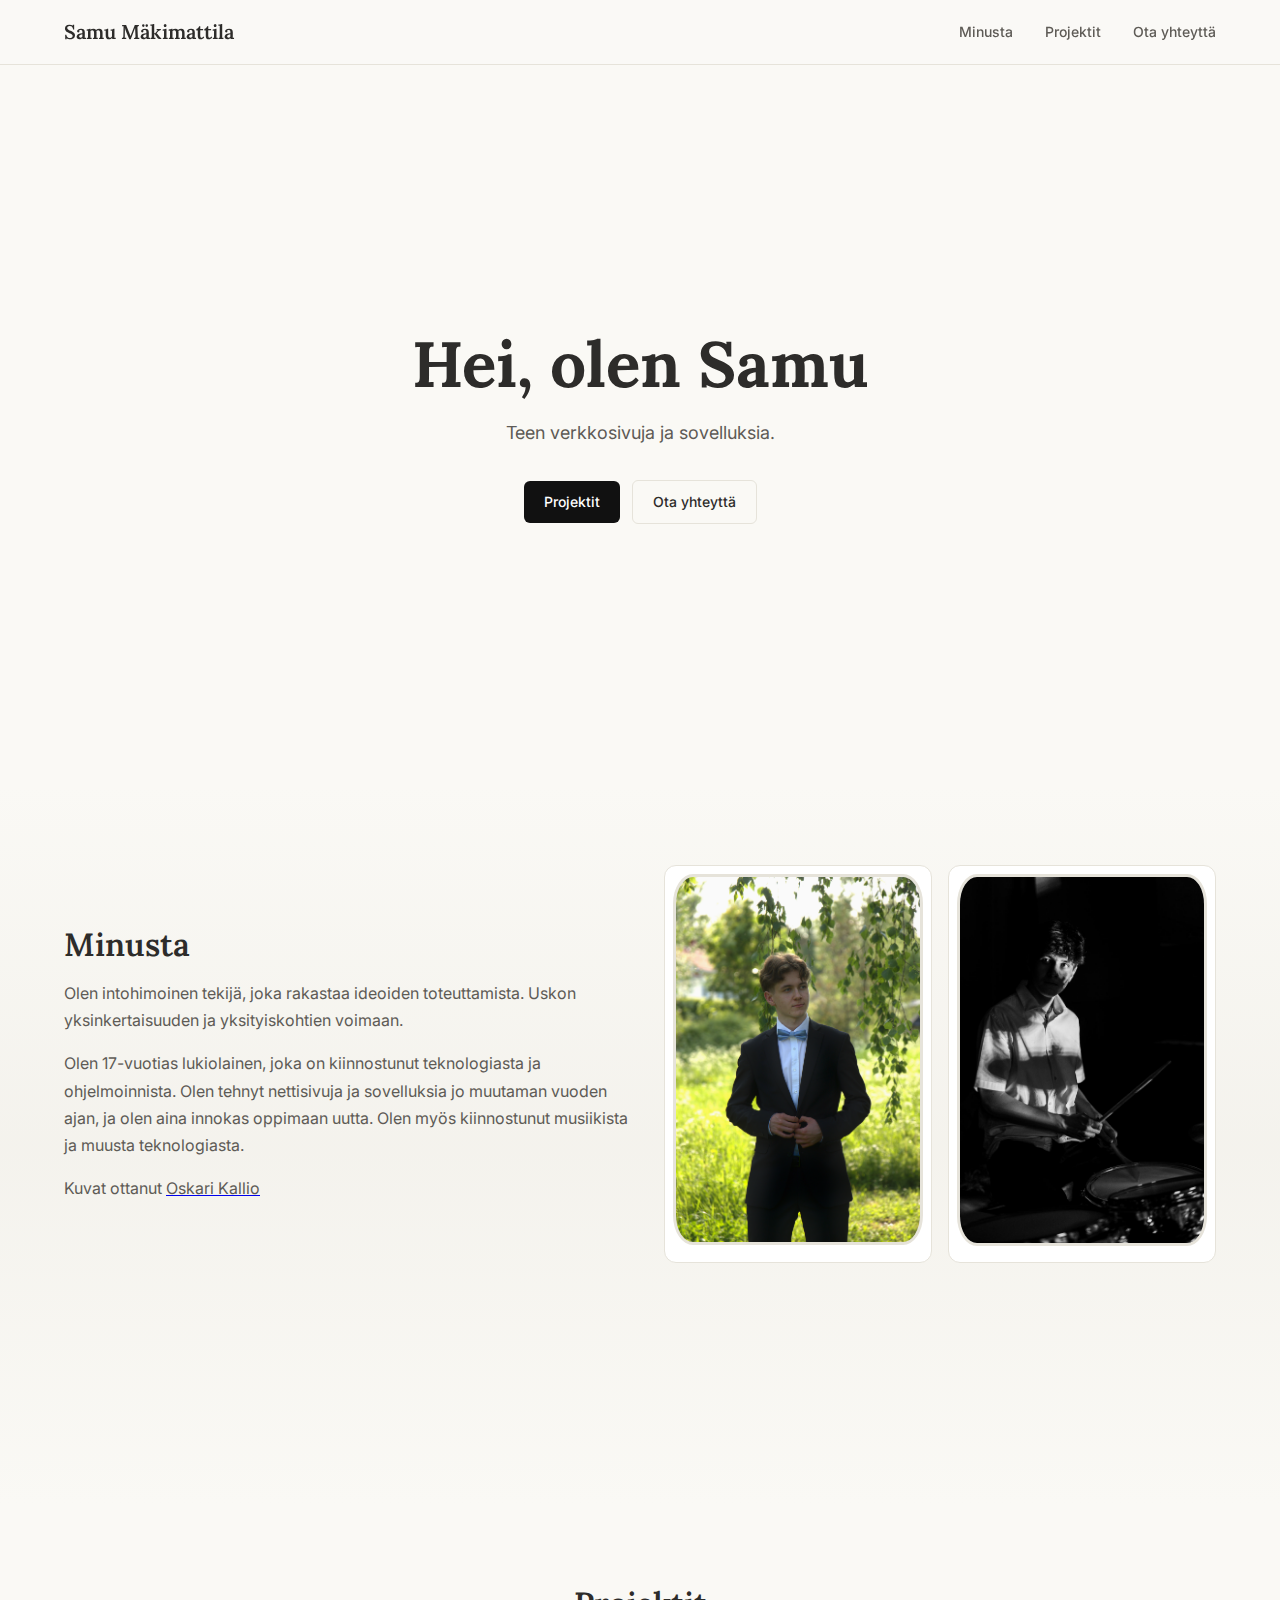
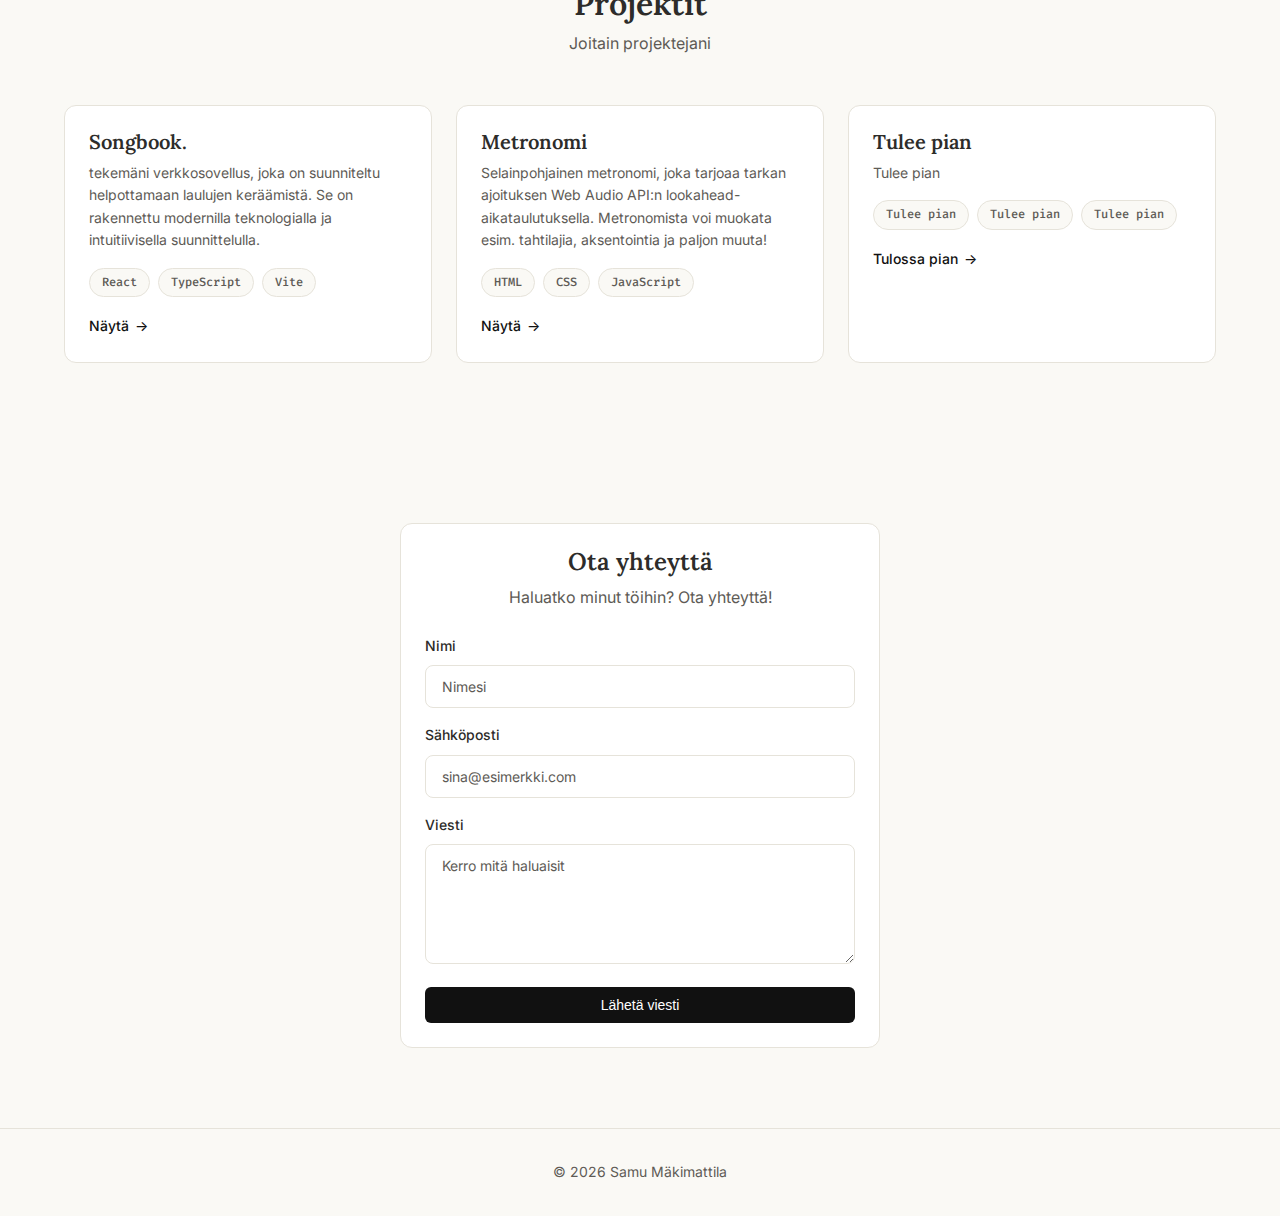
<file: samu/index.html>
<!DOCTYPE html>
<html lang="en">

<head>
  <meta charset="UTF-8">
  <meta name="viewport" content="width=device-width, initial-scale=1.0">
  <title>Samu Mäkimattila</title>
  <link rel="icon" type="image/png" href="favicon.png">
  <link rel="preconnect" href="https://fonts.googleapis.com">
  <link rel="preconnect" href="https://fonts.gstatic.com" crossorigin>
  <link
    href="https://fonts.googleapis.com/css2?family=Fira+Code:wght@400;500&family=Inter:wght@400;500;600&family=Lora:wght@500;600;700&display=swap"
    rel="stylesheet">
  <style>
    /* CSS Variables - Design System */
    :root {
      --bg-color: #faf9f5;
      --text-primary: #2d2c2a;
      --text-secondary: #5e5b56;
      --surface: #fff;
      --border: #e6e3da;
      --accent: #111;
      --shadow-sm: 0 1px 2px 0 rgba(0, 0, 0, 0.05);
      --shadow-md: 0 4px 6px -1px rgba(0, 0, 0, 0.1), 0 2px 4px -2px rgba(0, 0, 0, 0.1);
      --shadow-lg: 0 10px 15px -3px rgba(0, 0, 0, 0.1), 0 4px 6px -4px rgba(0, 0, 0, 0.1);
      --radius-card: 12px;
      --radius-input: 8px;
      --radius-button: 6px;
      --transition: all 0.2s cubic-bezier(0.4, 0, 0.2, 1);
    }

    /* Reset & Base */
    *,
    *::before,
    *::after {
      box-sizing: border-box;
      margin: 0;
      padding: 0;
    }

    html {
      scroll-behavior: smooth;
    }

    body {
      font-family: 'Inter', -apple-system, BlinkMacSystemFont, sans-serif;
      background-color: var(--bg-color);
      color: var(--text-primary);
      line-height: 1.6;
      -webkit-font-smoothing: antialiased;
    }

    /* Typography */
    h1,
    h2,
    h3,
    h4,
    h5,
    h6 {
      font-family: 'Lora', Georgia, serif;
      font-weight: 600;
      line-height: 1.2;
    }

    .font-mono {
      font-family: 'Fira Code', monospace;
    }

    /* Layout */
    .container {
      max-width: 1200px;
      margin: 0 auto;
      padding: 0 1.5rem;
    }

    /* Header */
    .app-header {
      position: sticky;
      top: 0;
      z-index: 100;
      background-color: rgba(250, 249, 245, 0.95);
      backdrop-filter: blur(8px);
      border-bottom: 1px solid var(--border);
    }

    .header-inner {
      display: flex;
      align-items: center;
      justify-content: space-between;
      height: 64px;
    }

    .logo {
      font-family: 'Lora', serif;
      font-size: 1.25rem;
      font-weight: 600;
      color: var(--text-primary);
      text-decoration: none;
    }

    .nav-desktop {
      display: none;
    }

    .nav-desktop a {
      font-size: 0.875rem;
      font-weight: 500;
      color: var(--text-secondary);
      text-decoration: none;
      margin-left: 2rem;
      transition: var(--transition);
    }

    .nav-desktop a:hover {
      color: var(--text-primary);
    }

    /* Mobile Menu Button */
    .menu-toggle {
      display: flex;
      flex-direction: column;
      justify-content: center;
      align-items: center;
      width: 40px;
      height: 40px;
      background: none;
      border: none;
      cursor: pointer;
      padding: 0;
    }

    .menu-toggle span {
      display: block;
      width: 20px;
      height: 2px;
      background-color: var(--text-primary);
      margin: 2px 0;
      transition: var(--transition);
    }

    .menu-toggle.active span:nth-child(1) {
      transform: rotate(45deg) translate(4px, 4px);
    }

    .menu-toggle.active span:nth-child(2) {
      opacity: 0;
    }

    .menu-toggle.active span:nth-child(3) {
      transform: rotate(-45deg) translate(4px, -4px);
    }

    /* Mobile Menu */
    .mobile-menu {
      display: none;
      position: fixed;
      top: 64px;
      left: 0;
      right: 0;
      bottom: 0;
      background-color: var(--bg-color);
      padding: 2rem 1.5rem;
      z-index: 99;
    }

    .mobile-menu.active {
      display: block;
    }

    .mobile-menu a {
      display: block;
      font-size: 1.125rem;
      font-weight: 500;
      color: var(--text-primary);
      text-decoration: none;
      padding: 1rem 0;
      border-bottom: 1px solid var(--border);
    }

    /* Buttons */
    .btn {
      display: inline-flex;
      align-items: center;
      justify-content: center;
      gap: 0.5rem;
      font-size: 0.875rem;
      font-weight: 500;
      text-decoration: none;
      border: none;
      cursor: pointer;
      transition: var(--transition);
      border-radius: var(--radius-button);
      padding: 0.625rem 1.25rem;
    }

    .btn-primary {
      background-color: var(--accent);
      color: var(--surface);
    }

    .btn-primary:hover {
      background-color: #333;
      transform: translateY(-1px);
    }

    .btn-secondary {
      background-color: transparent;
      color: var(--text-primary);
      border: 1px solid var(--border);
    }

    .btn-secondary:hover {
      background-color: var(--surface);
      border-color: var(--text-secondary);
    }

    .btn-icon {
      display: inline-flex;
      align-items: center;
      gap: 0.375rem;
      font-size: 0.875rem;
      font-weight: 500;
      color: var(--accent);
      text-decoration: none;
      transition: var(--transition);
    }

    .btn-icon:hover {
      gap: 0.5rem;
    }

    /* Cards */
    .card {
      background-color: var(--surface);
      border: 1px solid var(--border);
      border-radius: var(--radius-card);
      padding: 1.5rem;
      transition: var(--transition);
    }

    .card:hover {
      box-shadow: var(--shadow-lg);
      border-color: var(--text-secondary);
    }

    /* Form Controls */
    .form-control {
      width: 100%;
      padding: 0.75rem 1rem;
      font-family: 'Inter', sans-serif;
      font-size: 0.875rem;
      color: var(--text-primary);
      background-color: var(--surface);
      border: 1px solid var(--border);
      border-radius: var(--radius-input);
      transition: var(--transition);
    }

    .form-control:focus {
      outline: none;
      border-color: var(--accent);
    }

    .form-control::placeholder {
      color: var(--text-secondary);
    }

    textarea.form-control {
      min-height: 120px;
      resize: vertical;
    }

    .form-group {
      margin-bottom: 1rem;
    }

    .form-label {
      display: block;
      font-size: 0.875rem;
      font-weight: 500;
      color: var(--text-primary);
      margin-bottom: 0.5rem;
    }

    /* Form Status Messages */
    .form-status {
      display: none;
      padding: 1rem;
      border-radius: var(--radius-input);
      margin-bottom: 1rem;
      font-size: 0.875rem;
    }

    .form-status.success {
      display: block;
      background-color: #f0fdf4;
      color: #166534;
      border: 1px solid #bbf7d0;
    }

    .form-status.error {
      display: block;
      background-color: #fef2f2;
      color: #991b1b;
      border: 1px solid #fecaca;
    }

    /* Hero Section */
    .hero {
      min-height: 80vh;
      display: flex;
      align-items: center;
      justify-content: center;
      text-align: center;
      padding: 4rem 1.5rem;
    }

    .hero-content {
      max-width: 640px;
    }

    .hero h1 {
      font-size: clamp(2.5rem, 8vw, 4rem);
      font-weight: 700;
      margin-bottom: 1rem;
      color: var(--text-primary);
    }

    .hero-tagline {
      font-size: 1.125rem;
      color: var(--text-secondary);
      margin-bottom: 2rem;
    }

    .hero-actions {
      display: flex;
      flex-direction: column;
      gap: 0.75rem;
      align-items: center;
    }

    /* About Section */
    .about {
      min-height: 80vh;
      padding: 5rem 0;
      background: linear-gradient(to bottom, transparent, rgba(230, 227, 218, 0.3), transparent);
    }

    .about-grid {
      display: grid;
      gap: 1rem;
    }

    .about-content h2 {
      font-size: 2rem;
      margin-bottom: 1rem;
    }

    .about-content p {
      color: var(--text-secondary);
      line-height: 1.7;
    }

    .about-image {
      display: flex;
      height: auto;
      width: auto;
      justify-content: center;
    }

    .avatar {
      width: 35vw;
      height: auto;
      border-radius: 8%;
      object-fit: cover;
      border: 3px solid var(--border);
    }

    /* Projects Section */
    .projects {
      padding: 5rem 0;
    }

    .section-header {
      text-align: center;
      margin-bottom: 3rem;
    }

    .section-header h2 {
      font-size: 2rem;
      margin-bottom: 0.5rem;
    }

    .section-header p {
      color: var(--text-secondary);
    }

    .projects-grid {
      display: grid;
      gap: 1.5rem;
    }

    .project-card h3 {
      font-size: 1.25rem;
      margin-bottom: 0.5rem;
    }

    .project-card p {
      font-size: 0.875rem;
      color: var(--text-secondary);
      margin-bottom: 1rem;
      line-height: 1.6;
    }

    .project-tags {
      display: flex;
      flex-wrap: wrap;
      gap: 0.5rem;
      margin-bottom: 1rem;
    }

    .tag {
      font-family: 'Fira Code', monospace;
      font-size: 0.75rem;
      font-weight: 500;
      color: var(--text-secondary);
      background-color: var(--bg-color);
      padding: 0.25rem 0.75rem;
      border-radius: 9999px;
      border: 1px solid var(--border);
    }

    /* Contact Section */
    .contact {
      padding: 5rem 0;
    }

    .contact-card {
      max-width: 480px;
      margin: 0 auto;
    }

    .contact-card h2 {
      text-align: center;
      margin-bottom: 0.5rem;
    }

    .contact-card>p {
      text-align: center;
      color: var(--text-secondary);
      margin-bottom: 1.5rem;
    }

    /* Footer */
    .app-footer {
      padding: 2rem 0;
      border-top: 1px solid var(--border);
      text-align: center;
    }

    .app-footer p {
      font-size: 0.875rem;
      color: var(--text-secondary);
    }

    /* Responsive */
    @media (min-width: 640px) {
      .hero-actions {
        flex-direction: row;
        justify-content: center;
      }

      .projects-grid {
        grid-template-columns: repeat(2, 1fr);
      }
    }

    @media (min-width: 768px) {
      .nav-desktop {
        display: flex;
      }

      .menu-toggle {
        display: none;
      }

      .about-grid {
        display: flex;
        gap: 2rem;
        grid-template-columns: 1fr 1fr;
        align-items: center;
      }

      .about-content {
        order: 1;

      }

      .about-image {
        order: 2;
      }

      .avatar {
        width: 20vw;
        max-width: 250px;
      }
    }

    @media (min-width: 1024px) {
      .projects-grid {
        grid-template-columns: repeat(3, 1fr);
      }

      .about {
        scroll-margin-top: 15vh;
      }
    }
  </style>
</head>

<body>
  <!-- Header -->
  <header class="app-header">
    <div class="container">
      <div class="header-inner">
        <a href="#" class="logo">Samu Mäkimattila</a>
        <nav class="nav-desktop">
          <a href="#about">Minusta</a>
          <a href="#projects">Projektit</a>
          <a href="#contact">Ota yhteyttä</a>
        </nav>
        <button class="menu-toggle" id="menuToggle" aria-label="Toggle menu">
          <span></span>
          <span></span>
          <span></span>
        </button>
      </div>
    </div>
  </header>

  <!-- Mobile Menu -->
  <div class="mobile-menu" id="mobileMenu">
    <a href="#about" class="mobile-nav-link">Minusta</a>
    <a href="#projects" class="mobile-nav-link">Projektit</a>
    <a href="#contact" class="mobile-nav-link">Ota yhteyttä</a>
  </div>

  <!-- Hero Section -->
  <section class="hero" id="hero">
    <div class="hero-content">
      <h1>Hei, olen Samu</h1>
      <p class="hero-tagline">Teen verkkosivuja ja sovelluksia.</p>
      <div class="hero-actions">
        <a href="#projects" class="btn btn-primary">Projektit</a>
        <a href="#contact" class="btn btn-secondary">Ota yhteyttä</a>
      </div>
    </div>
  </section>

  <!-- About Section -->
  <section class="about" id="about">
    <div class="container">
      <div class="about-grid">
        <div class="about-content">
          <h2>Minusta</h2>
          <p>Olen intohimoinen tekijä, joka rakastaa ideoiden toteuttamista. Uskon yksinkertaisuuden ja
            yksityiskohtien voimaan.</p>
          <p style="margin-top: 1rem;">Olen 17-vuotias lukiolainen, joka on kiinnostunut teknologiasta ja
            ohjelmoinnista.
            Olen tehnyt nettisivuja ja sovelluksia jo muutaman vuoden ajan, ja olen aina innokas oppimaan uutta.
            Olen myös kiinnostunut musiikista ja muusta teknologiasta.</p>
          <div style="display: flex; gap: 0.25rem; margin-top: 1rem;">
            <p>Kuvat ottanut</p>
            <a href="https://www.instagram.com/oskari.photography/">
              <p>Oskari Kallio
              </p>
            </a>
          </div>
        </div>
        <div class="about-image" style="display: flex; gap: 1rem;">
          <div class="card" style="padding: 0.5rem;">
            <img src="onpa hieno puku.jpg" alt="Profile" class="avatar">
          </div>
          <div class="card" style="padding: 0.5rem;">
            <img src="rumpukuva.jpg" alt="Profile" class="avatar">
          </div>
        </div>
      </div>
    </div>
  </section>

  <!-- Projects Section -->
  <section class="projects" id="projects">
    <div class="container">
      <div class="section-header">
        <h2>Projektit</h2>
        <p>Joitain projektejani</p>
      </div>
      <div class="projects-grid">
        <article class="card project-card">
          <h3>Songbook.</h3>
          <p>tekemäni verkkosovellus, joka on suunniteltu helpottamaan laulujen keräämistä. Se on
            rakennettu modernilla teknologialla ja intuitiivisella suunnittelulla.</p>
          <div class="project-tags">
            <span class="tag">React</span>
            <span class="tag">TypeScript</span>
            <span class="tag">Vite</span>
          </div>
          <a href="https://songbook-amber.vercel.app/" class="btn-icon">Näytä <span>→</span></a>
        </article>

        <article class="card project-card">
          <h3>Metronomi</h3>
          <p>Selainpohjainen metronomi, joka tarjoaa tarkan ajoituksen Web Audio API:n
            lookahead-aikataulutuksella. Metronomista voi muokata esim. tahtilajia, aksentointia ja paljon muuta!</p>
          <div class="project-tags">
            <span class="tag">HTML</span>
            <span class="tag">CSS</span>
            <span class="tag">JavaScript</span>
          </div>
          <a href="metronome.html" class="btn-icon">Näytä <span>→</span></a>
        </article>

        <article class="card project-card">
          <h3>Tulee pian</h3>
          <p>Tulee pian</p>
          <div class="project-tags">
            <span class="tag">Tulee pian</span>
            <span class="tag">Tulee pian</span>
            <span class="tag">Tulee pian</span>
          </div>
          <a href="#" class="btn-icon">Tulossa pian <span>→</span></a>
        </article>
      </div>
    </div>
  </section>

  <!-- Contact Section -->
  <section class="contact" id="contact">
    <div class="container">
      <div class="card contact-card">
        <h2>Ota yhteyttä</h2>
        <p>Haluatko minut töihin? Ota yhteyttä!</p>

        <div class="form-status" id="formStatus"></div>

        <form id="contactForm" action="https://formspree.io/f/mgorwokr" method="POST">
          <div class="form-group">
            <label for="name" class="form-label">Nimi</label>
            <input type="text" id="name" name="name" class="form-control" placeholder="Nimesi" required>
          </div>
          <div class="form-group">
            <label for="email" class="form-label">Sähköposti</label>
            <input type="email" id="email" name="email" class="form-control" placeholder="sina@esimerkki.com" required>
          </div>
          <div class="form-group">
            <label for="message" class="form-label">Viesti</label>
            <textarea id="message" name="message" class="form-control" placeholder="Kerro mitä haluaisit"
              required></textarea>
          </div>
          <button type="submit" class="btn btn-primary" style="width: 100%;">Lähetä viesti</button>
        </form>
      </div>
    </div>
  </section>

  <!-- Footer -->
  <footer class="app-footer">
    <div class="container">
      <p>&copy; 2026 Samu Mäkimattila</p>
    </div>
  </footer>

  <script>
    // Mobile Navigation Toggle
    const menuToggle = document.getElementById('menuToggle');
    const mobileMenu = document.getElementById('mobileMenu');
    const mobileNavLinks = document.querySelectorAll('.mobile-nav-link');

    menuToggle.addEventListener('click', () => {
      menuToggle.classList.toggle('active');
      mobileMenu.classList.toggle('active');
      document.body.style.overflow = mobileMenu.classList.contains('active') ? 'hidden' : '';
    });

    // Close mobile menu on link click
    mobileNavLinks.forEach(link => {
      link.addEventListener('click', () => {
        menuToggle.classList.remove('active');
        mobileMenu.classList.remove('active');
        document.body.style.overflow = '';
      });
    });

    // Contact Form Handling
    const contactForm = document.getElementById('contactForm');
    const formStatus = document.getElementById('formStatus');

    contactForm.addEventListener('submit', async (e) => {
      e.preventDefault();

      const submitButton = contactForm.querySelector('button[type="submit"]');
      const originalText = submitButton.textContent;
      submitButton.textContent = 'Sending...';
      submitButton.disabled = true;

      try {
        const response = await fetch(contactForm.action, {
          method: 'POST',
          body: new FormData(contactForm),
          headers: {
            'Accept': 'application/json'
          }
        });

        if (response.ok) {
          formStatus.className = 'form-status success';
          formStatus.textContent = 'Kiitos viestistäsi!';
          contactForm.reset();
        } else {
          throw new Error('Form submission failed');
        }
      } catch (error) {
        formStatus.className = 'form-status error';
        formStatus.textContent = 'Jotain meni vikaan. Yritä myöhemmin uudelleen.';
      } finally {
        submitButton.textContent = originalText;
        submitButton.disabled = false;
      }
    });
  </script>
</body>

</html>
</file>
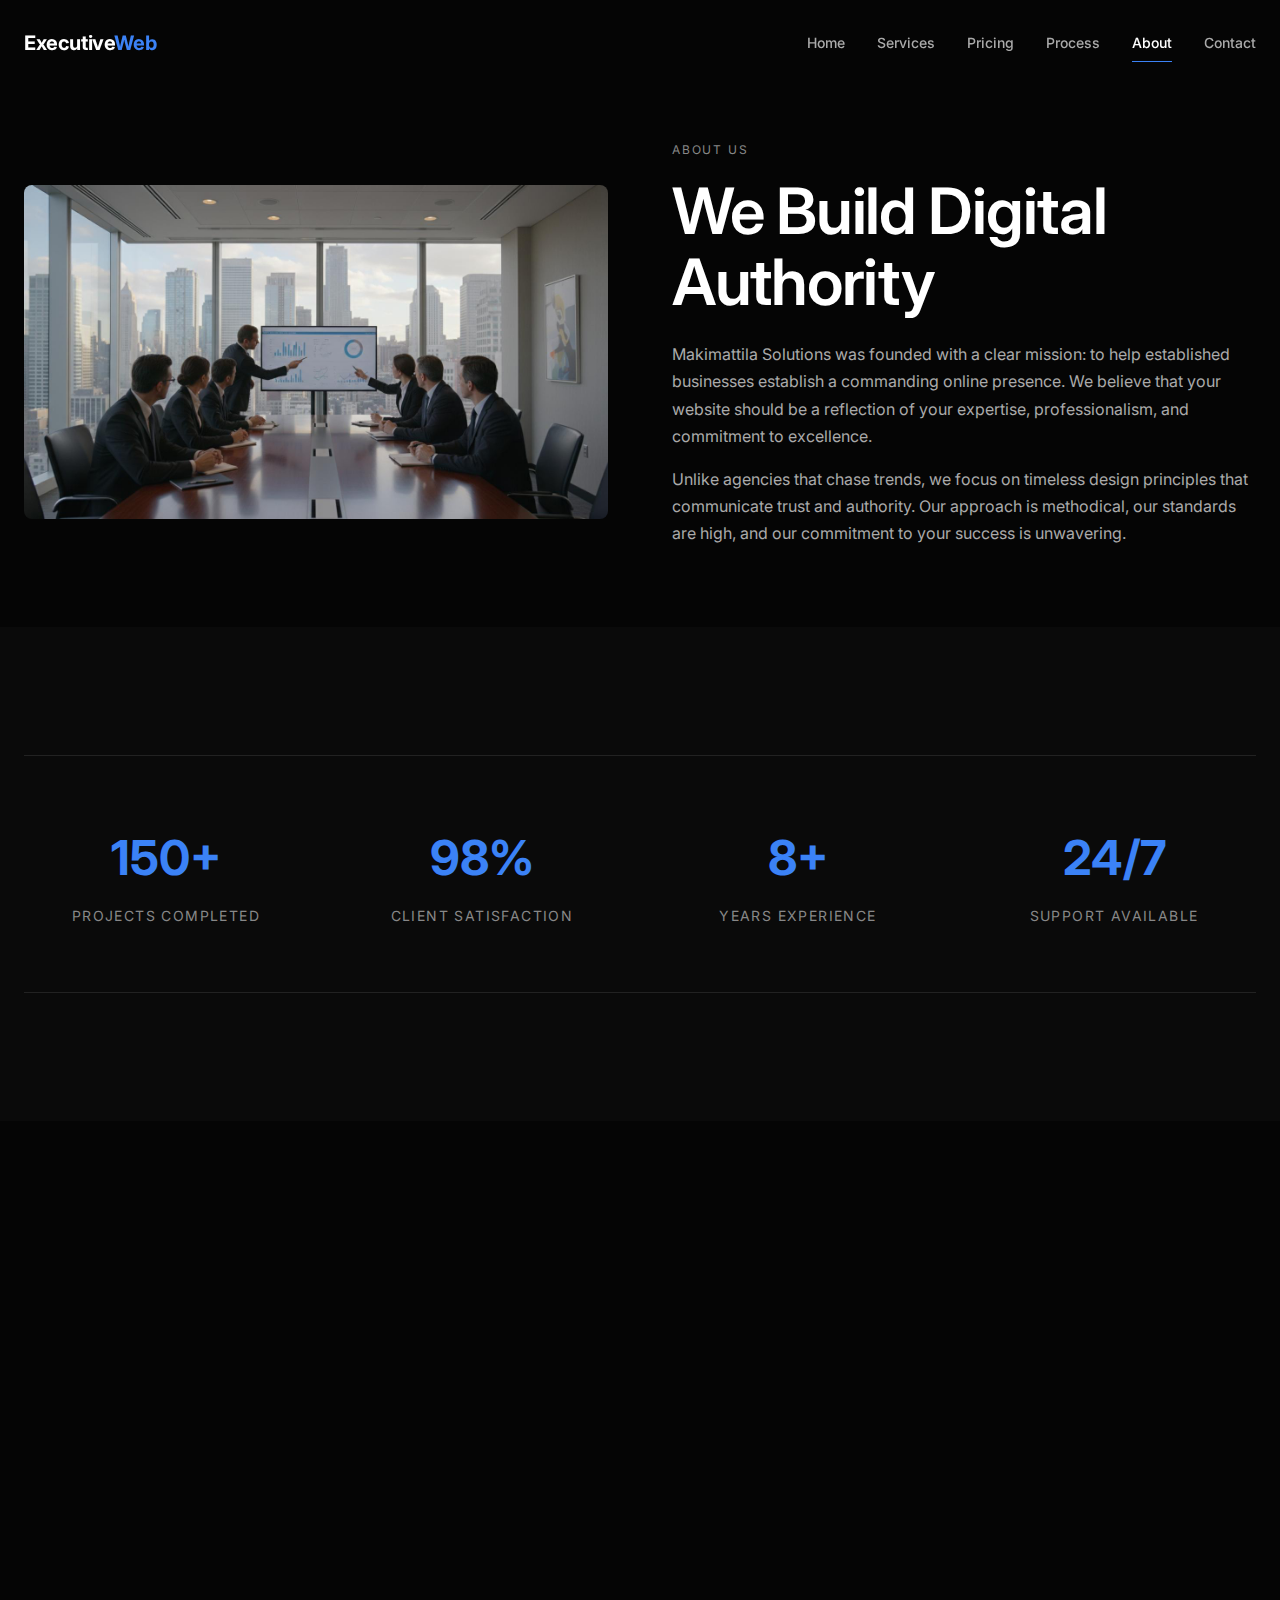
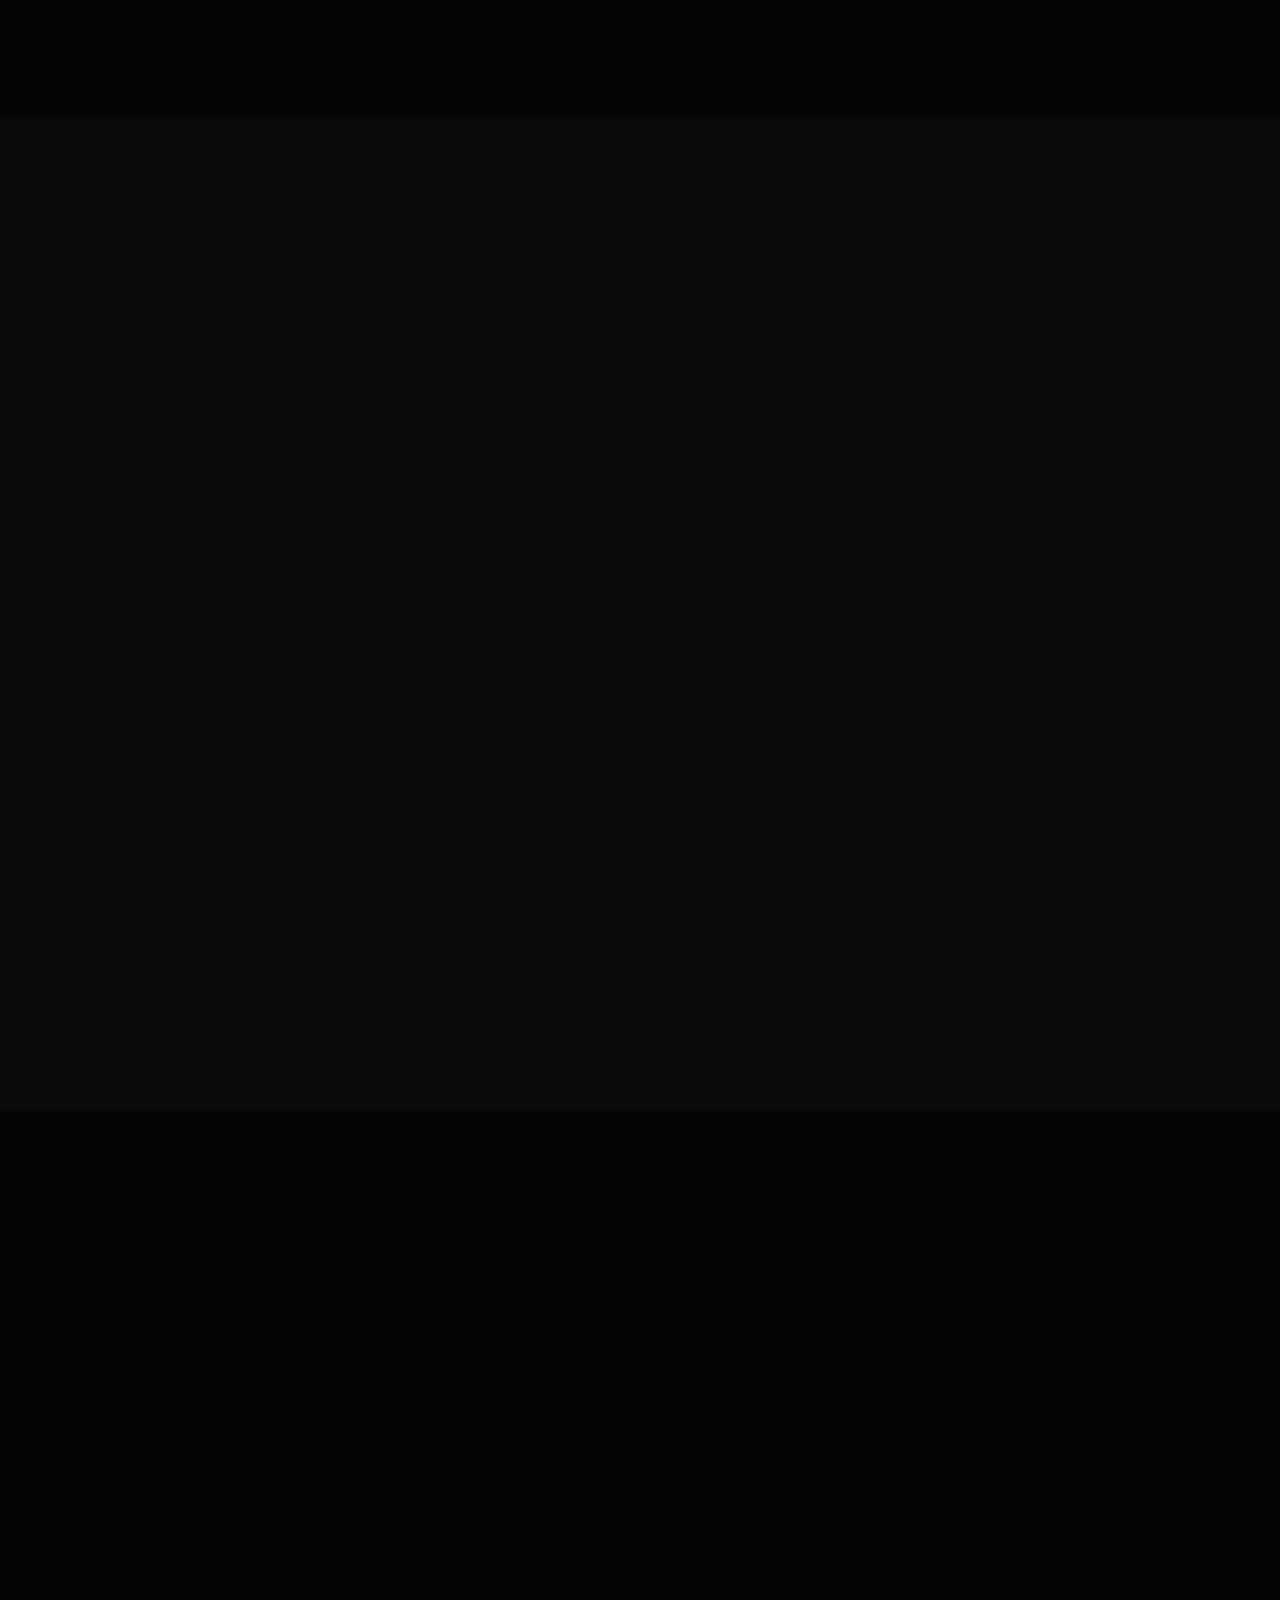
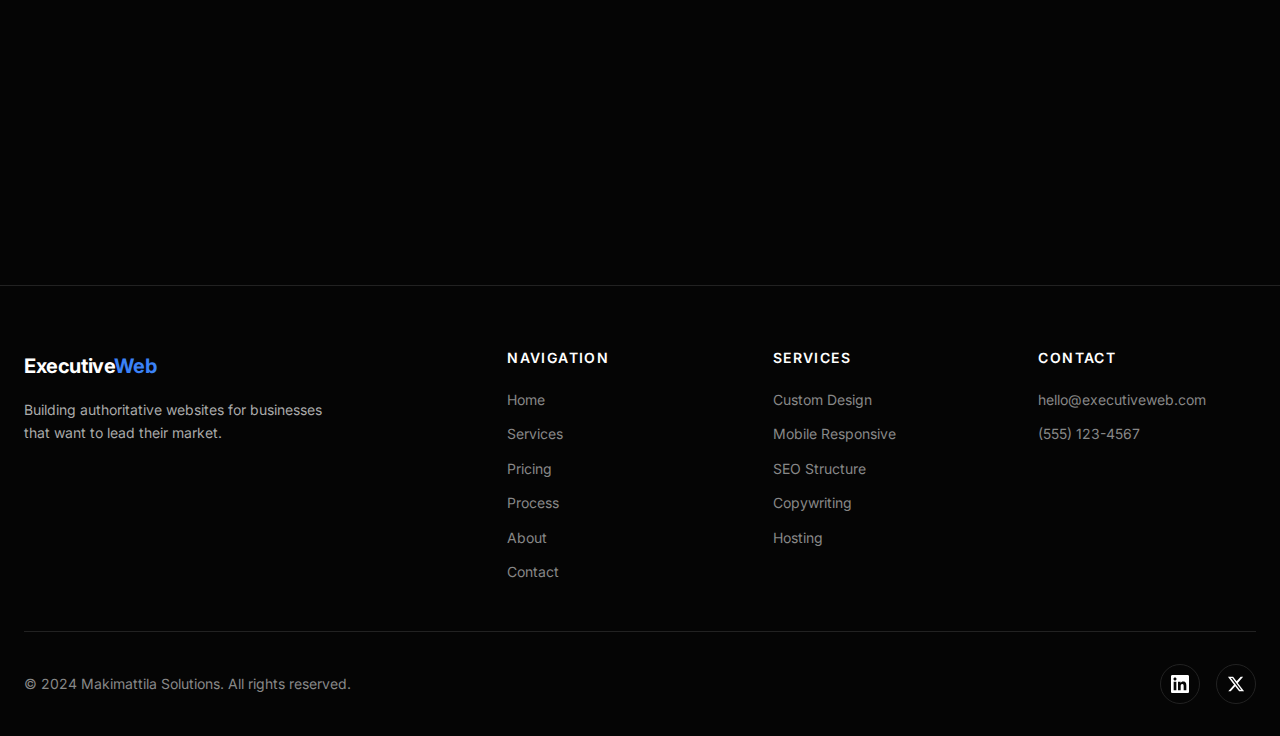
<file: about.html>
<!DOCTYPE html>
<html lang="en">
<head>
    <meta charset="UTF-8">
    <meta name="viewport" content="width=device-width, initial-scale=1.0">
    <title>About | Makimattila Solutions</title>
    <meta name="description" content="Learn about Makimattila Solutions. We specialize in building authoritative websites for established businesses.">
    
    <!-- Fonts -->
    <link rel="preconnect" href="https://fonts.googleapis.com">
    <link rel="preconnect" href="https://fonts.gstatic.com" crossorigin>
    <link href="https://fonts.googleapis.com/css2?family=Inter:wght@400;500;600;700&display=swap" rel="stylesheet">
    
    <!-- Styles -->
    <link rel="stylesheet" href="css/main.css">
</head>
<body>
    <!-- Header -->
    <header class="header">
        <div class="container">
            <div class="header-inner">
                <a href="index.html" class="logo">Executive<span>Web</span></a>
                
                <nav class="nav">
                    <a href="index.html" class="nav-link">Home</a>
                    <a href="services.html" class="nav-link">Services</a>
                    <a href="pricing.html" class="nav-link">Pricing</a>
                    <a href="process.html" class="nav-link">Process</a>
                    <a href="about.html" class="nav-link active">About</a>
                    <a href="contact.html" class="nav-link">Contact</a>
                </nav>
                
                <button class="menu-toggle" aria-label="Toggle menu">
                    <span></span>
                    <span></span>
                    <span></span>
                </button>
            </div>
        </div>
    </header>

    <!-- About Hero -->
    <section class="about-hero">
        <div class="container">
            <div class="about-grid">
                <div class="about-image fade-in">
                    <img src="images/about-team.jpg" alt="Makimattila Solutions team">
                </div>
                <div class="about-content fade-in">
                    <p class="section-label">About Us</p>
                    <h2>We Build Digital Authority</h2>
                    <p>Makimattila Solutions was founded with a clear mission: to help established businesses establish a commanding online presence. We believe that your website should be a reflection of your expertise, professionalism, and commitment to excellence.</p>
                    <p>Unlike agencies that chase trends, we focus on timeless design principles that communicate trust and authority. Our approach is methodical, our standards are high, and our commitment to your success is unwavering.</p>
                </div>
            </div>
        </div>
    </section>

    <!-- Stats Section -->
    <section class="section section-alt">
        <div class="container">
            <div class="stats-grid">
                <div class="stat-item fade-in stagger-1">
                    <div class="stat-number">150+</div>
                    <div class="stat-label">Projects Completed</div>
                </div>
                <div class="stat-item fade-in stagger-2">
                    <div class="stat-number">98%</div>
                    <div class="stat-label">Client Satisfaction</div>
                </div>
                <div class="stat-item fade-in stagger-3">
                    <div class="stat-number">8+</div>
                    <div class="stat-label">Years Experience</div>
                </div>
                <div class="stat-item fade-in stagger-4">
                    <div class="stat-number">24/7</div>
                    <div class="stat-label">Support Available</div>
                </div>
            </div>
        </div>
    </section>

    <!-- Mission Section -->
    <section class="section">
        <div class="container">
            <div class="section-header fade-in">
                <p class="section-label">Our Philosophy</p>
                <h2 class="section-title">What Drives Us</h2>
            </div>
            
            <div class="values-grid">
                <div class="value-item fade-in stagger-1">
                    <h4>
                        <svg xmlns="http://www.w3.org/2000/svg" fill="none" viewBox="0 0 24 24" stroke="currentColor">
                            <path stroke-linecap="round" stroke-linejoin="round" stroke-width="2" d="M9 12l2 2 4-4m6 2a9 9 0 11-18 0 9 9 0 0118 0z" />
                        </svg>
                        Excellence in Everything
                    </h4>
                    <p>We never compromise on quality. Every pixel, every line of code, every interaction is crafted with precision and care.</p>
                </div>
                
                <div class="value-item fade-in stagger-2">
                    <h4>
                        <svg xmlns="http://www.w3.org/2000/svg" fill="none" viewBox="0 0 24 24" stroke="currentColor">
                            <path stroke-linecap="round" stroke-linejoin="round" stroke-width="2" d="M17 20h5v-2a3 3 0 00-5.356-1.857M17 20H7m10 0v-2c0-.656-.126-1.283-.356-1.857M7 20H2v-2a3 3 0 015.356-1.857M7 20v-2c0-.656.126-1.283.356-1.857m0 0a5.002 5.002 0 019.288 0M15 7a3 3 0 11-6 0 3 3 0 016 0zm6 3a2 2 0 11-4 0 2 2 0 014 0zM7 10a2 2 0 11-4 0 2 2 0 014 0z" />
                        </svg>
                        Client-First Approach
                    </h4>
                    <p>Your success is our success. We take the time to understand your business and tailor our solutions to your unique needs.</p>
                </div>
                
                <div class="value-item fade-in stagger-3">
                    <h4>
                        <svg xmlns="http://www.w3.org/2000/svg" fill="none" viewBox="0 0 24 24" stroke="currentColor">
                            <path stroke-linecap="round" stroke-linejoin="round" stroke-width="2" d="M13 10V3L4 14h7v7l9-11h-7z" />
                        </svg>
                        Results That Matter
                    </h4>
                    <p>We measure our work by the impact it has on your business. Beautiful design is meaningless without tangible results.</p>
                </div>
                
                <div class="value-item fade-in stagger-4">
                    <h4>
                        <svg xmlns="http://www.w3.org/2000/svg" fill="none" viewBox="0 0 24 24" stroke="currentColor">
                            <path stroke-linecap="round" stroke-linejoin="round" stroke-width="2" d="M12 15v2m-6 4h12a2 2 0 002-2v-6a2 2 0 00-2-2H6a2 2 0 00-2 2v6a2 2 0 002 2zm10-10V7a4 4 0 00-8 0v4h8z" />
                        </svg>
                        Trust & Transparency
                    </h4>
                    <p>We believe in open communication and honest relationships. No hidden fees, no surprises—just clear expectations and delivery.</p>
                </div>
            </div>
        </div>
    </section>

    <!-- Specialization Section -->
    <section class="section section-alt">
        <div class="container">
            <div class="section-header fade-in">
                <p class="section-label">Our Focus</p>
                <h2 class="section-title">Industries We Serve</h2>
            </div>
            
            <div class="audience-grid">
                <div class="audience-card fade-in stagger-1">
                    <div class="audience-icon">
                        <svg xmlns="http://www.w3.org/2000/svg" fill="none" viewBox="0 0 24 24" stroke="currentColor">
                            <path stroke-linecap="round" stroke-linejoin="round" stroke-width="2" d="M3 6l3 1m0 0l-3 9a5.002 5.002 0 006.001 0M6 7l3 9M6 7l6-2m6 2l3-1m-3 1l-3 9a5.002 5.002 0 006.001 0M18 7l3 9m-3-9l-6-2m0-2v2m0 16V5m0 16H9m3 0h3" />
                        </svg>
                    </div>
                    <h3>Legal Services</h3>
                    <p>We understand the unique needs of law firms—professionalism, credibility, and trust are paramount in every design decision.</p>
                </div>
                
                <div class="audience-card fade-in stagger-2">
                    <div class="audience-icon">
                        <svg xmlns="http://www.w3.org/2000/svg" fill="none" viewBox="0 0 24 24" stroke="currentColor">
                            <path stroke-linecap="round" stroke-linejoin="round" stroke-width="2" d="M9 12l2 2 4-4m6 2a9 9 0 11-18 0 9 9 0 0118 0z" />
                        </svg>
                    </div>
                    <h3>Healthcare</h3>
                    <p>Medical practices require websites that communicate care, expertise, and accessibility to patients of all backgrounds.</p>
                </div>
                
                <div class="audience-card fade-in stagger-3">
                    <div class="audience-icon">
                        <svg xmlns="http://www.w3.org/2000/svg" fill="none" viewBox="0 0 24 24" stroke="currentColor">
                            <path stroke-linecap="round" stroke-linejoin="round" stroke-width="2" d="M13 7h8m0 0v8m0-8l-8 8-4-4-6 6" />
                        </svg>
                    </div>
                    <h3>Financial Services</h3>
                    <p>Wealth management, accounting, and financial advisory firms need websites that convey stability and expertise.</p>
                </div>
                
                <div class="audience-card fade-in stagger-4">
                    <div class="audience-icon">
                        <svg xmlns="http://www.w3.org/2000/svg" fill="none" viewBox="0 0 24 24" stroke="currentColor">
                            <path stroke-linecap="round" stroke-linejoin="round" stroke-width="2" d="M21 13.255A23.931 23.931 0 0112 15c-3.183 0-6.22-.62-9-1.745M16 6V4a2 2 0 00-2-2h-4a2 2 0 00-2 2v2m4 6h.01M5 20h14a2 2 0 002-2V8a2 2 0 00-2-2H5a2 2 0 00-2 2v10a2 2 0 002 2z" />
                        </svg>
                    </div>
                    <h3>Consulting</h3>
                    <p>Consultants need websites that position them as thought leaders and demonstrate their expertise to potential clients.</p>
                </div>
                
                <div class="audience-card fade-in stagger-5">
                    <div class="audience-icon">
                        <svg xmlns="http://www.w3.org/2000/svg" fill="none" viewBox="0 0 24 24" stroke="currentColor">
                            <path stroke-linecap="round" stroke-linejoin="round" stroke-width="2" d="M19 21V5a2 2 0 00-2-2H7a2 2 0 00-2 2v16m14 0h2m-2 0h-5m-9 0H3m2 0h5M9 7h1m-1 4h1m4-4h1m-1 4h1m-5 10v-5a1 1 0 011-1h2a1 1 0 011 1v5m-4 0h4" />
                        </svg>
                    </div>
                    <h3>Construction</h3>
                    <p>Contractors and construction companies need portfolio-focused websites that showcase their capabilities and projects.</p>
                </div>
                
                <div class="audience-card fade-in stagger-1">
                    <div class="audience-icon">
                        <svg xmlns="http://www.w3.org/2000/svg" fill="none" viewBox="0 0 24 24" stroke="currentColor">
                            <path stroke-linecap="round" stroke-linejoin="round" stroke-width="2" d="M14.828 14.828a4 4 0 01-5.656 0M9 10h.01M15 10h.01M21 12a9 9 0 11-18 0 9 9 0 0118 0z" />
                        </svg>
                    </div>
                    <h3>High-End Services</h3>
                    <p>From real estate to luxury services, we create websites that match the premium quality of your offerings.</p>
                </div>
            </div>
        </div>
    </section>

    <!-- CTA Section -->
    <section class="section">
        <div class="container">
            <div class="cta-section fade-in">
                <h2 class="cta-title">Let's Work Together</h2>
                <p class="cta-subtitle">
                    Ready to establish your digital authority? 
                    We'd love to learn about your business and discuss how we can help.
                </p>
                <a href="contact.html" class="btn btn-primary btn-large">Get in Touch</a>
            </div>
        </div>
    </section>

    <!-- Footer -->
    <footer class="footer">
        <div class="container">
            <div class="footer-grid">
                <div class="footer-brand">
                    <a href="index.html" class="logo">Executive<span>Web</span></a>
                    <p>Building authoritative websites for businesses that want to lead their market.</p>
                </div>
                
                <div class="footer-nav">
                    <h4 class="footer-title">Navigation</h4>
                    <div class="footer-links">
                        <a href="index.html">Home</a>
                        <a href="services.html">Services</a>
                        <a href="pricing.html">Pricing</a>
                        <a href="process.html">Process</a>
                        <a href="about.html">About</a>
                        <a href="contact.html">Contact</a>
                    </div>
                </div>
                
                <div class="footer-services">
                    <h4 class="footer-title">Services</h4>
                    <div class="footer-links">
                        <a href="services.html">Custom Design</a>
                        <a href="services.html">Mobile Responsive</a>
                        <a href="services.html">SEO Structure</a>
                        <a href="services.html">Copywriting</a>
                        <a href="services.html">Hosting</a>
                    </div>
                </div>
                
                <div class="footer-contact">
                    <h4 class="footer-title">Contact</h4>
                    <div class="footer-links">
                        <a href="mailto:hello@executiveweb.com">hello@executiveweb.com</a>
                        <a href="tel:+15551234567">(555) 123-4567</a>
                    </div>
                </div>
            </div>
            
            <div class="footer-bottom">
                <p class="footer-copyright">&copy; 2024 Makimattila Solutions. All rights reserved.</p>
                <div class="footer-socials">
                    <a href="#" aria-label="LinkedIn">
                        <svg xmlns="http://www.w3.org/2000/svg" fill="currentColor" viewBox="0 0 24 24">
                            <path d="M20.447 20.452h-3.554v-5.569c0-1.328-.027-3.037-1.852-3.037-1.853 0-2.136 1.445-2.136 2.939v5.667H9.351V9h3.414v1.561h.046c.477-.9 1.637-1.85 3.37-1.85 3.601 0 4.267 2.37 4.267 5.455v6.286zM5.337 7.433c-1.144 0-2.063-.926-2.063-2.065 0-1.138.92-2.063 2.063-2.063 1.14 0 2.064.925 2.064 2.063 0 1.139-.925 2.065-2.064 2.065zm1.782 13.019H3.555V9h3.564v11.452zM22.225 0H1.771C.792 0 0 .774 0 1.729v20.542C0 23.227.792 24 1.771 24h20.451C23.2 24 24 23.227 24 22.271V1.729C24 .774 23.2 0 22.222 0h.003z"/>
                        </svg>
                    </a>
                    <a href="#" aria-label="Twitter">
                        <svg xmlns="http://www.w3.org/2000/svg" fill="currentColor" viewBox="0 0 24 24">
                            <path d="M18.244 2.25h3.308l-7.227 8.26 8.502 11.24H16.17l-5.214-6.817L4.99 21.75H1.68l7.73-8.835L1.254 2.25H8.08l4.713 6.231zm-1.161 17.52h1.833L7.084 4.126H5.117z"/>
                        </svg>
                    </a>
                </div>
            </div>
        </div>
    </footer>

    <!-- Scripts -->
    <script src="js/main.js"></script>
</body>
</html>
</file>
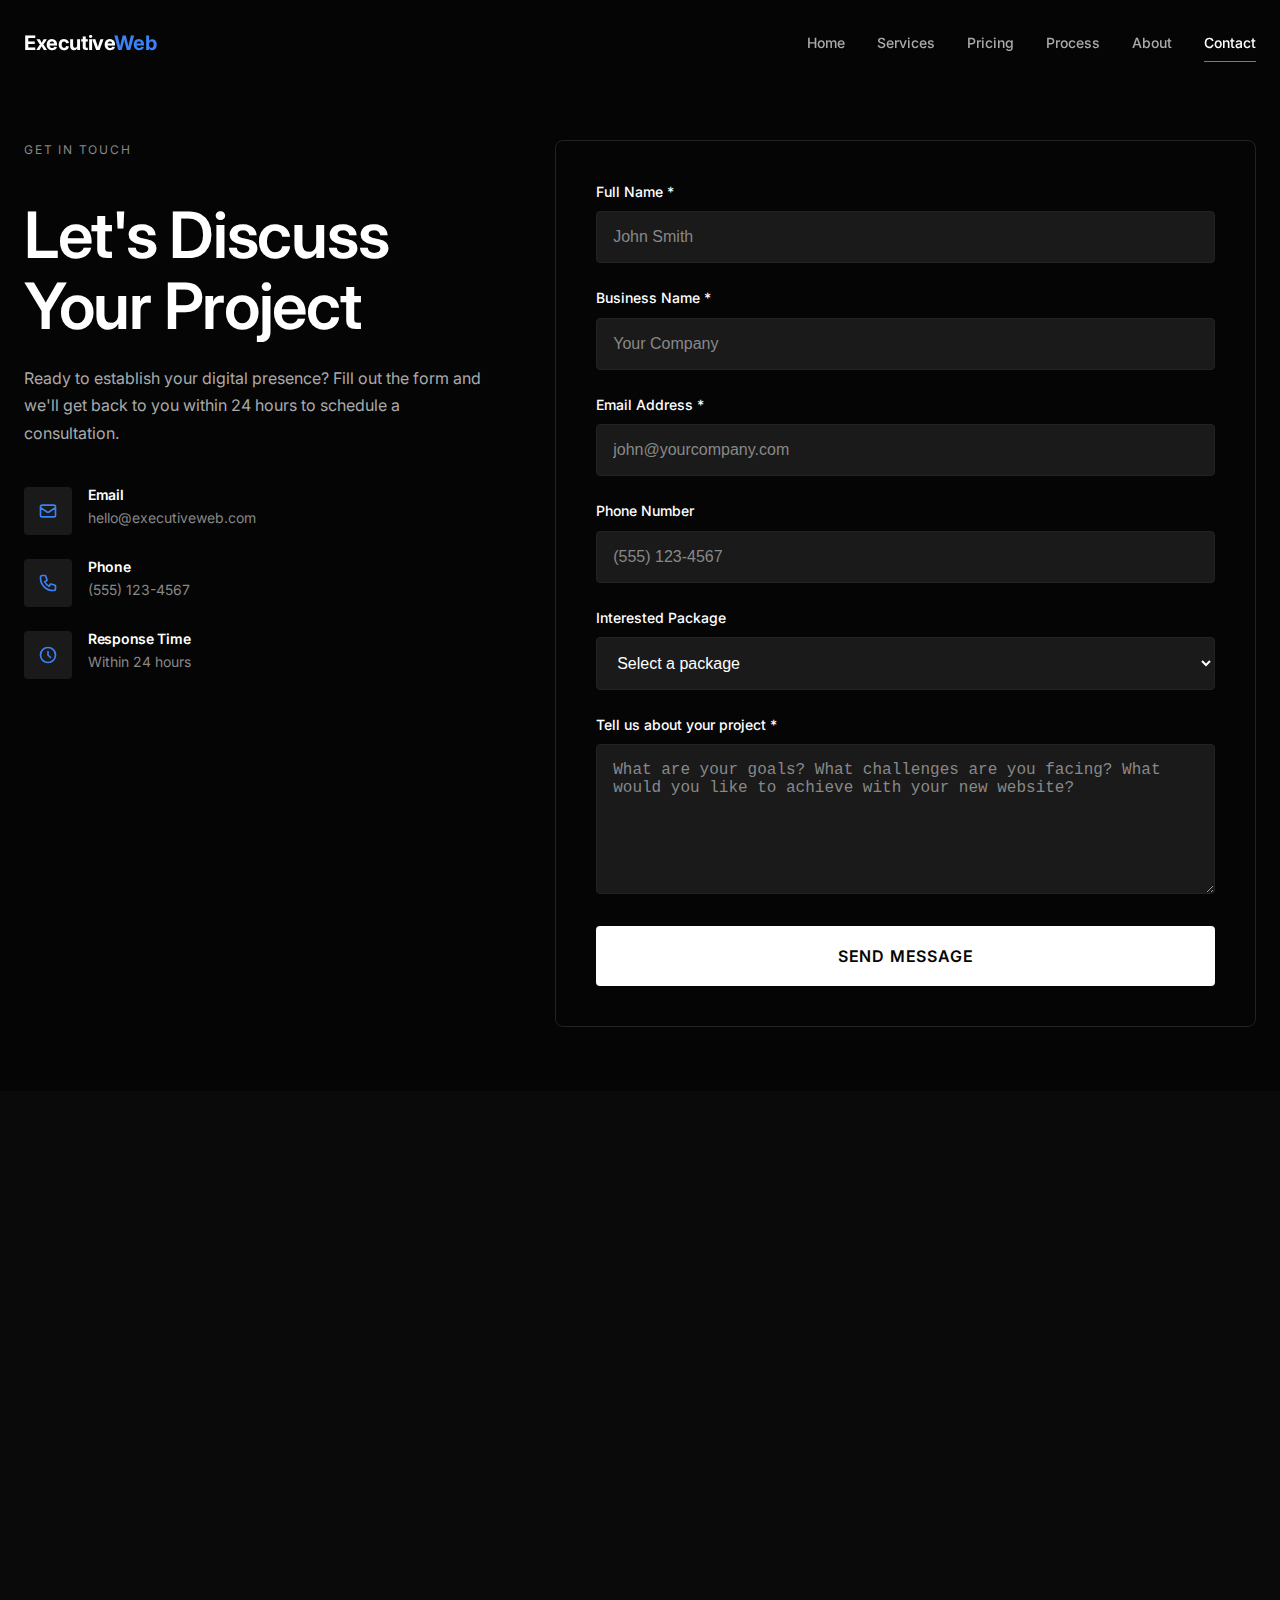
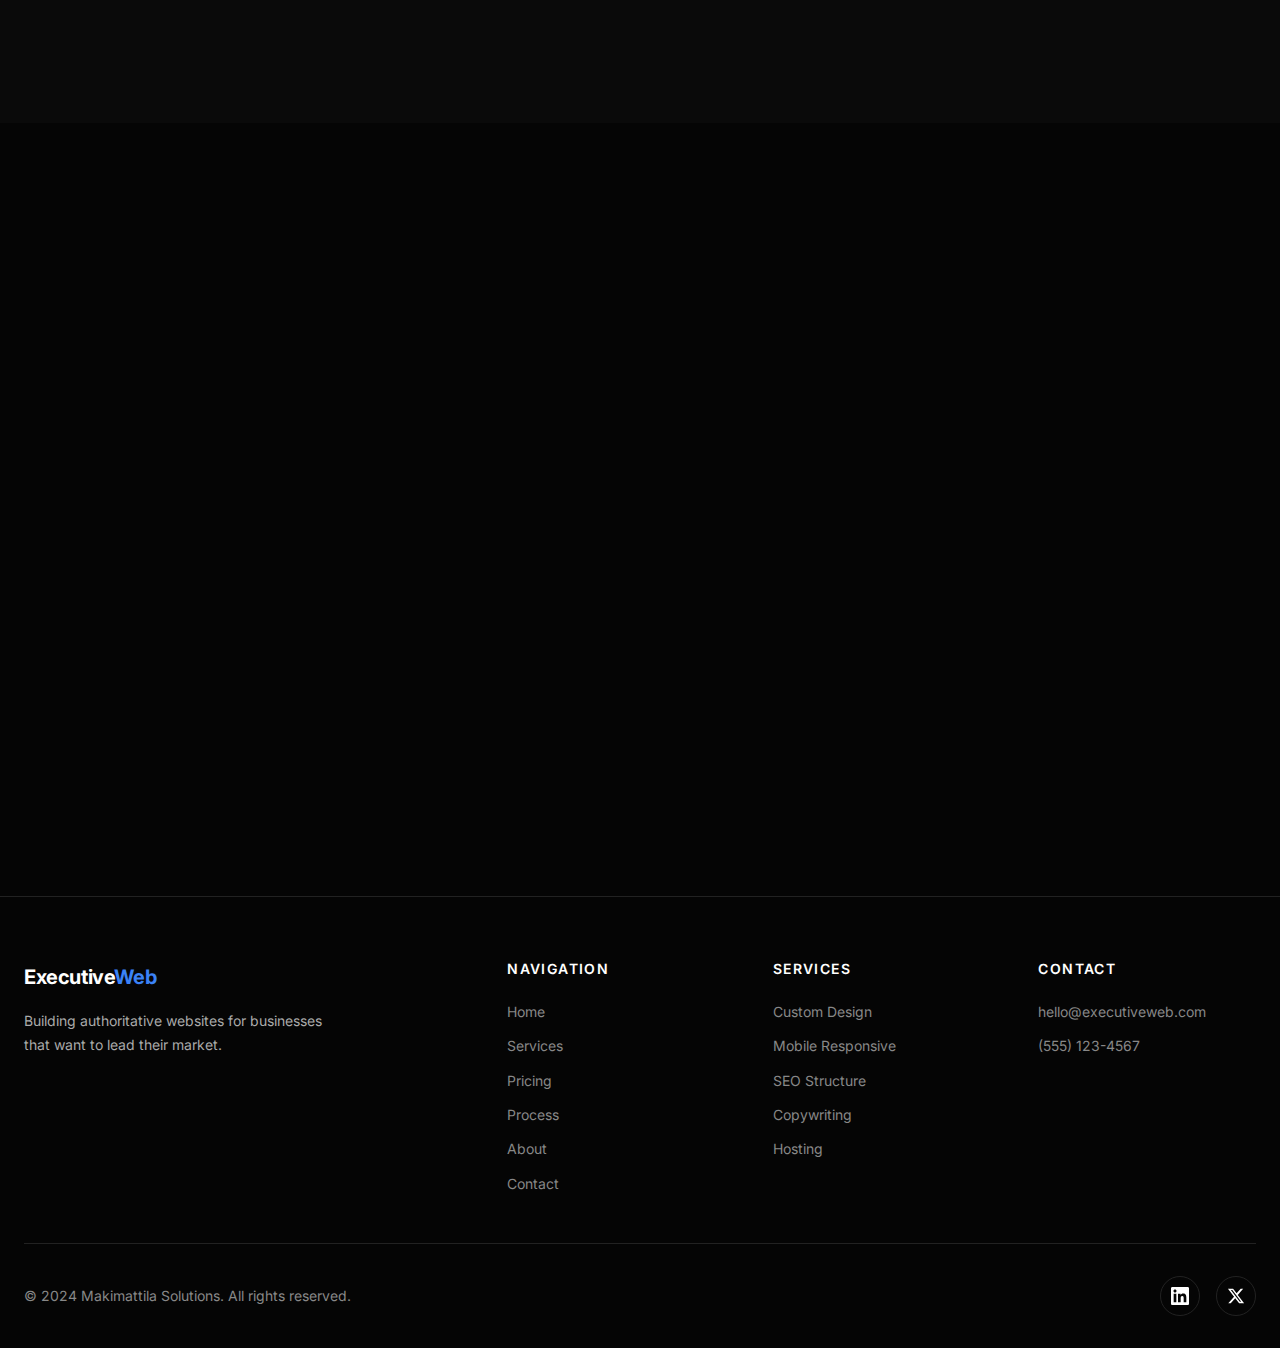
<file: contact.html>
<!DOCTYPE html>
<html lang="en">
<head>
    <meta charset="UTF-8">
    <meta name="viewport" content="width=device-width, initial-scale=1.0">
    <title>Contact | Makimattila Solutions</title>
    <meta name="description" content="Get in touch with Makimattila Solutions. Request a consultation or learn more about our web design services.">
    
    <!-- Fonts -->
    <link rel="preconnect" href="https://fonts.googleapis.com">
    <link rel="preconnect" href="https://fonts.gstatic.com" crossorigin>
    <link href="https://fonts.googleapis.com/css2?family=Inter:wght@400;500;600;700&display=swap" rel="stylesheet">
    
    <!-- Styles -->
    <link rel="stylesheet" href="css/main.css">
</head>
<body>
    <!-- Header -->
    <header class="header">
        <div class="container">
            <div class="header-inner">
                <a href="index.html" class="logo">Executive<span>Web</span></a>
                
                <nav class="nav">
                    <a href="index.html" class="nav-link">Home</a>
                    <a href="services.html" class="nav-link">Services</a>
                    <a href="pricing.html" class="nav-link">Pricing</a>
                    <a href="process.html" class="nav-link">Process</a>
                    <a href="about.html" class="nav-link">About</a>
                    <a href="contact.html" class="nav-link active">Contact</a>
                </nav>
                
                <button class="menu-toggle" aria-label="Toggle menu">
                    <span></span>
                    <span></span>
                    <span></span>
                </button>
            </div>
        </div>
    </header>

    <!-- Contact Hero -->
    <section class="contact-hero">
        <div class="container">
            <div class="contact-grid">
                <div class="contact-info fade-in">
                    <p class="section-label">Get in Touch</p>
                    <h2>Let's Discuss Your Project</h2>
                    <p>Ready to establish your digital presence? Fill out the form and we'll get back to you within 24 hours to schedule a consultation.</p>
                    
                    <div class="contact-methods">
                        <div class="contact-method">
                            <div class="contact-method-icon">
                                <svg xmlns="http://www.w3.org/2000/svg" fill="none" viewBox="0 0 24 24" stroke="currentColor">
                                    <path stroke-linecap="round" stroke-linejoin="round" stroke-width="2" d="M3 8l7.89 5.26a2 2 0 002.22 0L21 8M5 19h14a2 2 0 002-2V7a2 2 0 00-2-2H5a2 2 0 00-2 2v10a2 2 0 002 2z" />
                                </svg>
                            </div>
                            <div class="contact-method-content">
                                <h4>Email</h4>
                                <p>hello@executiveweb.com</p>
                            </div>
                        </div>
                        
                        <div class="contact-method">
                            <div class="contact-method-icon">
                                <svg xmlns="http://www.w3.org/2000/svg" fill="none" viewBox="0 0 24 24" stroke="currentColor">
                                    <path stroke-linecap="round" stroke-linejoin="round" stroke-width="2" d="M3 5a2 2 0 012-2h3.28a1 1 0 01.948.684l1.498 4.493a1 1 0 01-.502 1.21l-2.257 1.13a11.042 11.042 0 005.516 5.516l1.13-2.257a1 1 0 011.21-.502l4.493 1.498a1 1 0 01.684.949V19a2 2 0 01-2 2h-1C9.716 21 3 14.284 3 6V5z" />
                                </svg>
                            </div>
                            <div class="contact-method-content">
                                <h4>Phone</h4>
                                <p>(555) 123-4567</p>
                            </div>
                        </div>
                        
                        <div class="contact-method">
                            <div class="contact-method-icon">
                                <svg xmlns="http://www.w3.org/2000/svg" fill="none" viewBox="0 0 24 24" stroke="currentColor">
                                    <path stroke-linecap="round" stroke-linejoin="round" stroke-width="2" d="M12 8v4l3 3m6-3a9 9 0 11-18 0 9 9 0 0118 0z" />
                                </svg>
                            </div>
                            <div class="contact-method-content">
                                <h4>Response Time</h4>
                                <p>Within 24 hours</p>
                            </div>
                        </div>
                    </div>
                </div>
                
                <div class="contact-form fade-in">
                    <form>
                        <div class="form-group">
                            <label class="form-label" for="name">Full Name *</label>
                            <input type="text" id="name" name="name" class="form-input" placeholder="John Smith" required>
                        </div>
                        
                        <div class="form-group">
                            <label class="form-label" for="business">Business Name *</label>
                            <input type="text" id="business" name="business" class="form-input" placeholder="Your Company" required>
                        </div>
                        
                        <div class="form-group">
                            <label class="form-label" for="email">Email Address *</label>
                            <input type="email" id="email" name="email" class="form-input" placeholder="john@yourcompany.com" required>
                        </div>
                        
                        <div class="form-group">
                            <label class="form-label" for="phone">Phone Number</label>
                            <input type="tel" id="phone" name="phone" class="form-input" placeholder="(555) 123-4567">
                        </div>
                        
                        <div class="form-group">
                            <label class="form-label" for="package">Interested Package</label>
                            <select id="package" name="package" class="form-input">
                                <option value="">Select a package</option>
                                <option value="essential">Essential - $3,500</option>
                                <option value="professional">Professional - $6,500</option>
                                <option value="enterprise">Enterprise - $12,000</option>
                                <option value="unsure">Not sure yet</option>
                            </select>
                        </div>
                        
                        <div class="form-group">
                            <label class="form-label" for="message">Tell us about your project *</label>
                            <textarea id="message" name="message" class="form-textarea" placeholder="What are your goals? What challenges are you facing? What would you like to achieve with your new website?" required></textarea>
                        </div>
                        
                        <button type="submit" class="btn btn-primary btn-large" style="width: 100%;">Send Message</button>
                    </form>
                </div>
            </div>
        </div>
    </section>

    <!-- What Happens Next -->
    <section class="section section-alt">
        <div class="container">
            <div class="section-header fade-in">
                <p class="section-label">What to Expect</p>
                <h2 class="section-title">What Happens Next</h2>
            </div>
            
            <div class="audience-grid">
                <div class="audience-card fade-in stagger-1">
                    <div class="audience-icon">
                        <span style="font-size: 1.5rem; font-weight: 700; color: var(--color-accent);">01</span>
                    </div>
                    <h3>We Review Your Message</h3>
                    <p>Our team will carefully review your project details and requirements within 24 hours.</p>
                </div>
                
                <div class="audience-card fade-in stagger-2">
                    <div class="audience-icon">
                        <span style="font-size: 1.5rem; font-weight: 700; color: var(--color-accent);">02</span>
                    </div>
                    <h3>Schedule a Call</h3>
                    <p>We'll reach out to schedule a free 30-minute consultation to discuss your project in detail.</p>
                </div>
                
                <div class="audience-card fade-in stagger-3">
                    <div class="audience-icon">
                        <span style="font-size: 1.5rem; font-weight: 700; color: var(--color-accent);">03</span>
                    </div>
                    <h3>Receive a Proposal</h3>
                    <p>After our call, we'll send you a detailed proposal tailored to your specific needs and goals.</p>
                </div>
            </div>
        </div>
    </section>

    <!-- CTA Section -->
    <section class="section">
        <div class="container">
            <div class="cta-section fade-in">
                <h2 class="cta-title">Prefer to Call?</h2>
                <p class="cta-subtitle">
                    Sometimes a quick conversation is the best way to get started. 
                    Feel free to call us directly.
                </p>
                <a href="tel:+15551234567" class="btn btn-primary btn-large">Call (555) 123-4567</a>
            </div>
        </div>
    </section>

    <!-- Footer -->
    <footer class="footer">
        <div class="container">
            <div class="footer-grid">
                <div class="footer-brand">
                    <a href="index.html" class="logo">Executive<span>Web</span></a>
                    <p>Building authoritative websites for businesses that want to lead their market.</p>
                </div>
                
                <div class="footer-nav">
                    <h4 class="footer-title">Navigation</h4>
                    <div class="footer-links">
                        <a href="index.html">Home</a>
                        <a href="services.html">Services</a>
                        <a href="pricing.html">Pricing</a>
                        <a href="process.html">Process</a>
                        <a href="about.html">About</a>
                        <a href="contact.html">Contact</a>
                    </div>
                </div>
                
                <div class="footer-services">
                    <h4 class="footer-title">Services</h4>
                    <div class="footer-links">
                        <a href="services.html">Custom Design</a>
                        <a href="services.html">Mobile Responsive</a>
                        <a href="services.html">SEO Structure</a>
                        <a href="services.html">Copywriting</a>
                        <a href="services.html">Hosting</a>
                    </div>
                </div>
                
                <div class="footer-contact">
                    <h4 class="footer-title">Contact</h4>
                    <div class="footer-links">
                        <a href="mailto:hello@executiveweb.com">hello@executiveweb.com</a>
                        <a href="tel:+15551234567">(555) 123-4567</a>
                    </div>
                </div>
            </div>
            
            <div class="footer-bottom">
                <p class="footer-copyright">&copy; 2024 Makimattila Solutions. All rights reserved.</p>
                <div class="footer-socials">
                    <a href="#" aria-label="LinkedIn">
                        <svg xmlns="http://www.w3.org/2000/svg" fill="currentColor" viewBox="0 0 24 24">
                            <path d="M20.447 20.452h-3.554v-5.569c0-1.328-.027-3.037-1.852-3.037-1.853 0-2.136 1.445-2.136 2.939v5.667H9.351V9h3.414v1.561h.046c.477-.9 1.637-1.85 3.37-1.85 3.601 0 4.267 2.37 4.267 5.455v6.286zM5.337 7.433c-1.144 0-2.063-.926-2.063-2.065 0-1.138.92-2.063 2.063-2.063 1.14 0 2.064.925 2.064 2.063 0 1.139-.925 2.065-2.064 2.065zm1.782 13.019H3.555V9h3.564v11.452zM22.225 0H1.771C.792 0 0 .774 0 1.729v20.542C0 23.227.792 24 1.771 24h20.451C23.2 24 24 23.227 24 22.271V1.729C24 .774 23.2 0 22.222 0h.003z"/>
                        </svg>
                    </a>
                    <a href="#" aria-label="Twitter">
                        <svg xmlns="http://www.w3.org/2000/svg" fill="currentColor" viewBox="0 0 24 24">
                            <path d="M18.244 2.25h3.308l-7.227 8.26 8.502 11.24H16.17l-5.214-6.817L4.99 21.75H1.68l7.73-8.835L1.254 2.25H8.08l4.713 6.231zm-1.161 17.52h1.833L7.084 4.126H5.117z"/>
                        </svg>
                    </a>
                </div>
            </div>
        </div>
    </footer>

    <!-- Scripts -->
    <script src="js/main.js"></script>
</body>
</html>
</file>
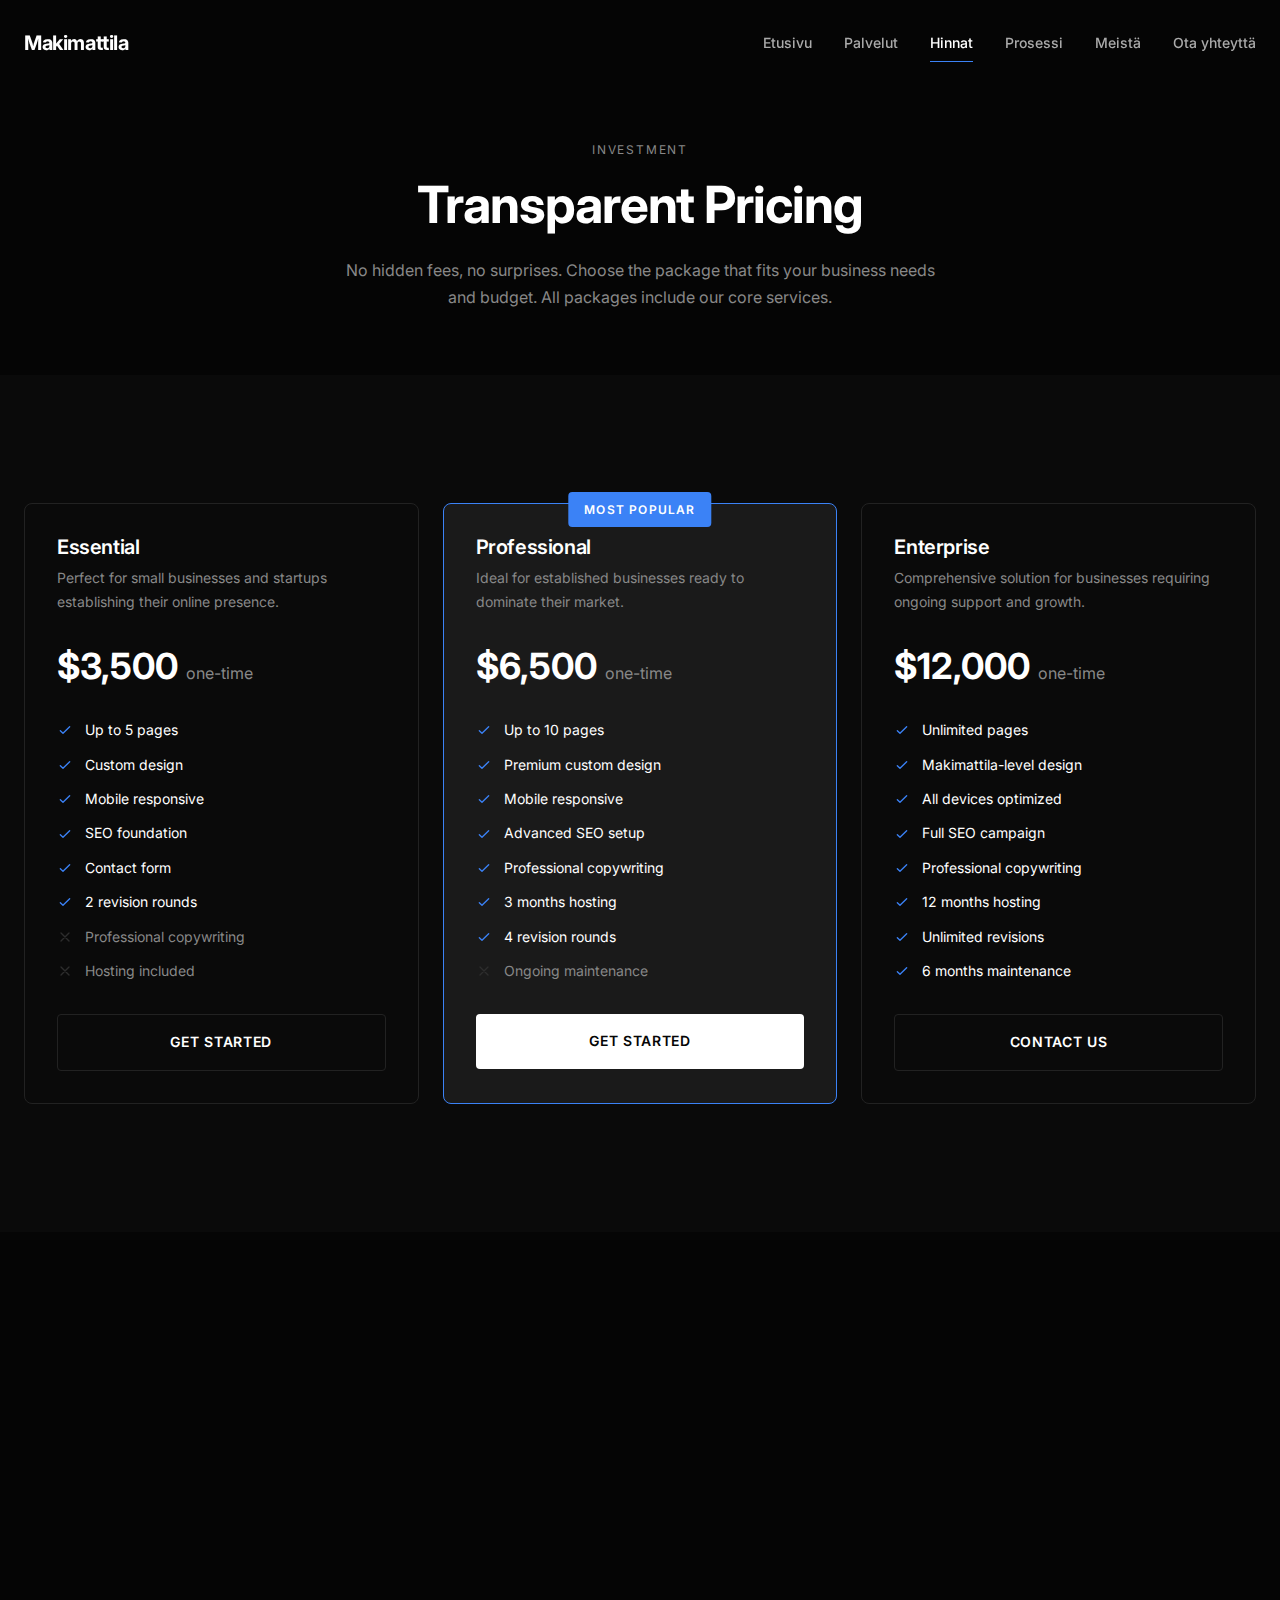
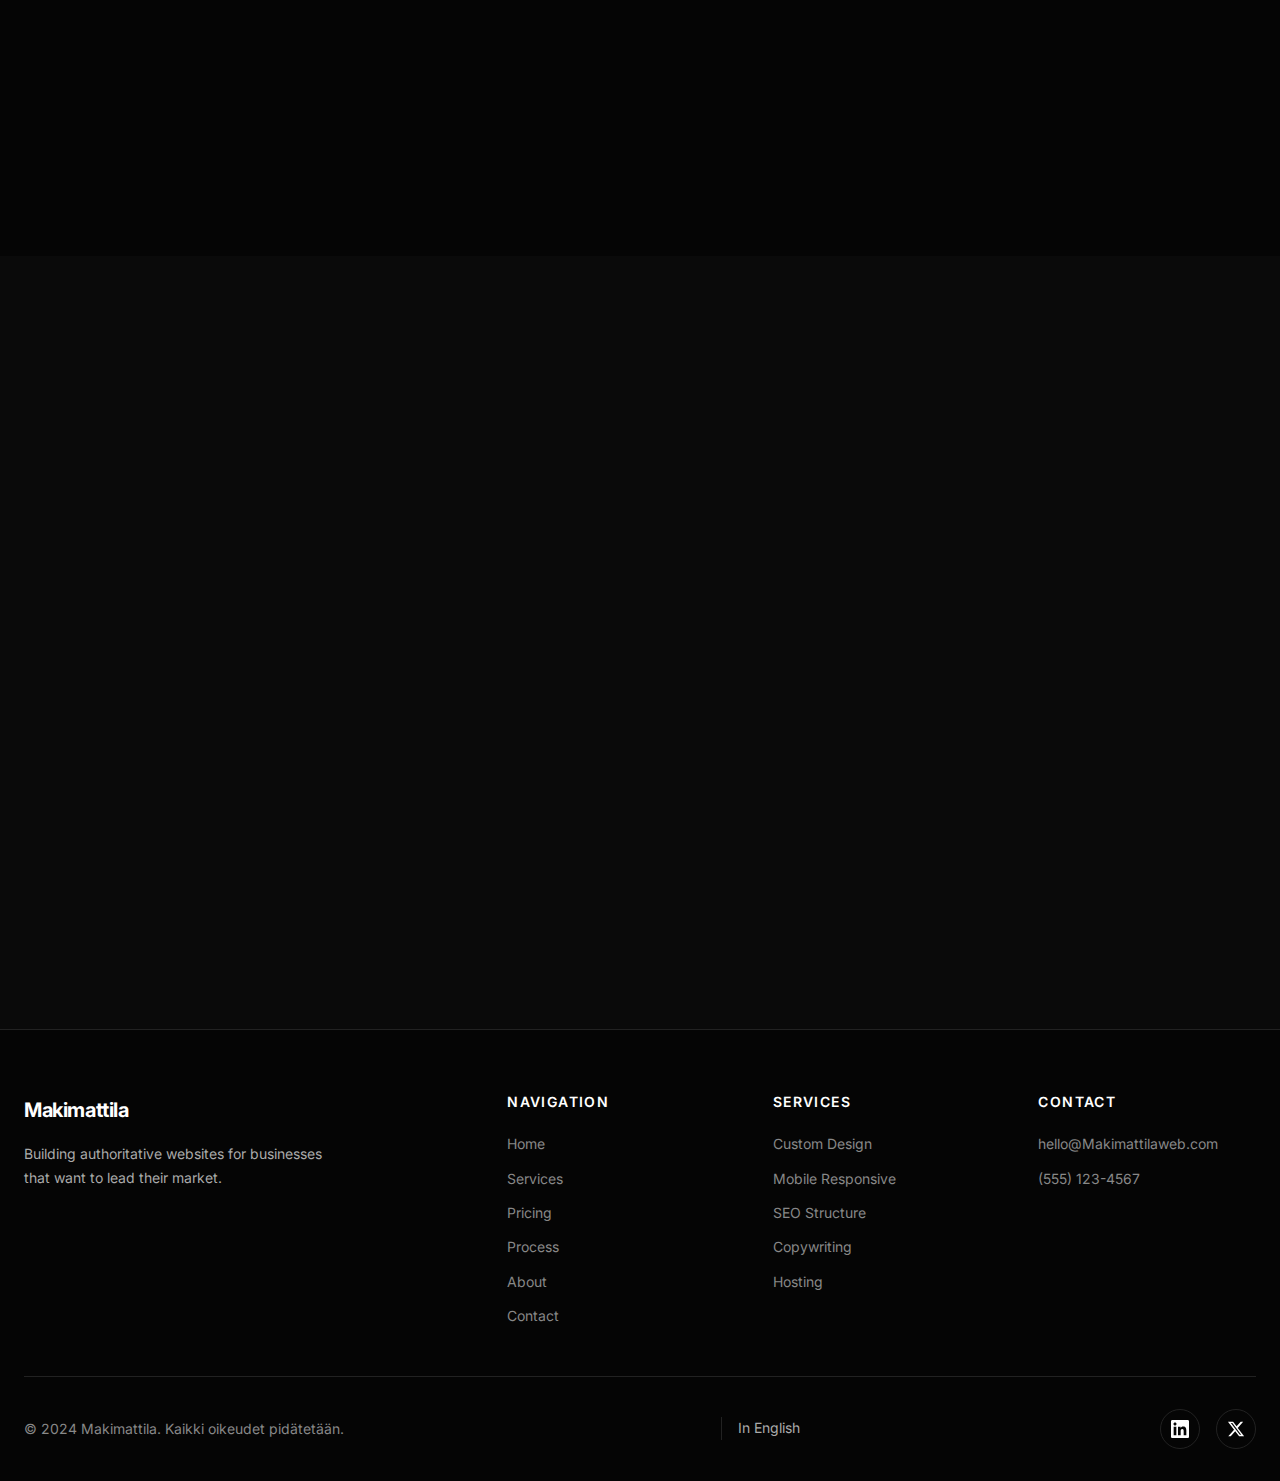
<file: hinnat.html>
<!DOCTYPE html>
<html lang="fi">
<head>
    <meta charset="UTF-8">
    <meta name="viewport" content="width=device-width, initial-scale=1.0">
    <title>Hinnat | Makimattila</title>
    <meta name="description" content="Läpinäkyvät hinnat ammattimaisille verkkosivuille. Valitse Essential-, Professional- tai Enterprise-paketti.">
    
    <!-- Fonts -->
    <link rel="preconnect" href="https://fonts.googleapis.com">
    <link rel="preconnect" href="https://fonts.gstatic.com" crossorigin>
    <link href="https://fonts.googleapis.com/css2?family=Inter:wght@400;500;600;700&display=swap" rel="stylesheet">
    
    <!-- Styles -->
    <link rel="stylesheet" href="css/main.css">
</head>
<body>
    <!-- Header -->
    <header class="header">
        <div class="container">
            <div class="header-inner">
                <a href="index.html" class="logo">Makimattila</a>
                
                <nav class="nav">
                    <a href="index.html" class="nav-link">Etusivu</a>
                    <a href="palvelut.html" class="nav-link">Palvelut</a>
                    <a href="hinnat.html" class="nav-link active">Hinnat</a>
                    <a href="prosessi.html" class="nav-link">Prosessi</a>
                    <a href="meista.html" class="nav-link">Meistä</a>
                    <a href="otayhteytta.html" class="nav-link">Ota yhteyttä</a>
                </nav>
                
                <button class="menu-toggle" aria-label="Avaa valikko">
                    <span></span>
                    <span></span>
                    <span></span>
                </button>
            </div>
        </div>
    </header>

    <!-- Pricing Hero -->
    <section class="pricing-hero">
        <div class="container">
            <p class="section-label fade-in">Investment</p>
            <h1 class="section-title centered fade-in">Transparent Pricing</h1>
            <p class="text-muted fade-in" style="max-width: 600px; margin: 1.5rem auto 0;">
                No hidden fees, no surprises. Choose the package that fits your business needs 
                and budget. All packages include our core services.
            </p>
        </div>
    </section>

    <!-- Pricing Cards -->
    <section class="section section-alt">
        <div class="container">
            <div class="pricing-grid">
                <!-- Essential Package -->
                <div class="pricing-card fade-in stagger-1">
                    <h3 class="pricing-name">Essential</h3>
                    <p class="pricing-description">Perfect for small businesses and startups establishing their online presence.</p>
                    <div class="pricing-price">$3,500 <span>one-time</span></div>
                    
                    <div class="pricing-features">
                        <div class="pricing-feature">
                            <svg xmlns="http://www.w3.org/2000/svg" fill="none" viewBox="0 0 24 24" stroke="currentColor">
                                <path stroke-linecap="round" stroke-linejoin="round" stroke-width="2" d="M5 13l4 4L19 7" />
                            </svg>
                            <span>Up to 5 pages</span>
                        </div>
                        <div class="pricing-feature">
                            <svg xmlns="http://www.w3.org/2000/svg" fill="none" viewBox="0 0 24 24" stroke="currentColor">
                                <path stroke-linecap="round" stroke-linejoin="round" stroke-width="2" d="M5 13l4 4L19 7" />
                            </svg>
                            <span>Custom design</span>
                        </div>
                        <div class="pricing-feature">
                            <svg xmlns="http://www.w3.org/2000/svg" fill="none" viewBox="0 0 24 24" stroke="currentColor">
                                <path stroke-linecap="round" stroke-linejoin="round" stroke-width="2" d="M5 13l4 4L19 7" />
                            </svg>
                            <span>Mobile responsive</span>
                        </div>
                        <div class="pricing-feature">
                            <svg xmlns="http://www.w3.org/2000/svg" fill="none" viewBox="0 0 24 24" stroke="currentColor">
                                <path stroke-linecap="round" stroke-linejoin="round" stroke-width="2" d="M5 13l4 4L19 7" />
                            </svg>
                            <span>SEO foundation</span>
                        </div>
                        <div class="pricing-feature">
                            <svg xmlns="http://www.w3.org/2000/svg" fill="none" viewBox="0 0 24 24" stroke="currentColor">
                                <path stroke-linecap="round" stroke-linejoin="round" stroke-width="2" d="M5 13l4 4L19 7" />
                            </svg>
                            <span>Contact form</span>
                        </div>
                        <div class="pricing-feature">
                            <svg xmlns="http://www.w3.org/2000/svg" fill="none" viewBox="0 0 24 24" stroke="currentColor">
                                <path stroke-linecap="round" stroke-linejoin="round" stroke-width="2" d="M5 13l4 4L19 7" />
                            </svg>
                            <span>2 revision rounds</span>
                        </div>
                        <div class="pricing-feature disabled">
                            <svg xmlns="http://www.w3.org/2000/svg" fill="none" viewBox="0 0 24 24" stroke="currentColor">
                                <path stroke-linecap="round" stroke-linejoin="round" stroke-width="2" d="M6 18L18 6M6 6l12 12" />
                            </svg>
                            <span>Professional copywriting</span>
                        </div>
                        <div class="pricing-feature disabled">
                            <svg xmlns="http://www.w3.org/2000/svg" fill="none" viewBox="0 0 24 24" stroke="currentColor">
                                <path stroke-linecap="round" stroke-linejoin="round" stroke-width="2" d="M6 18L18 6M6 6l12 12" />
                            </svg>
                            <span>Hosting included</span>
                        </div>
                    </div>
                    
                    <a href="contact.html" class="btn btn-secondary" style="width: 100%;">Get Started</a>
                </div>
                
                <!-- Professional Package -->
                <div class="pricing-card featured fade-in stagger-2">
                    <span class="pricing-badge">Most Popular</span>
                    <h3 class="pricing-name">Professional</h3>
                    <p class="pricing-description">Ideal for established businesses ready to dominate their market.</p>
                    <div class="pricing-price">$6,500 <span>one-time</span></div>
                    
                    <div class="pricing-features">
                        <div class="pricing-feature">
                            <svg xmlns="http://www.w3.org/2000/svg" fill="none" viewBox="0 0 24 24" stroke="currentColor">
                                <path stroke-linecap="round" stroke-linejoin="round" stroke-width="2" d="M5 13l4 4L19 7" />
                            </svg>
                            <span>Up to 10 pages</span>
                        </div>
                        <div class="pricing-feature">
                            <svg xmlns="http://www.w3.org/2000/svg" fill="none" viewBox="0 0 24 24" stroke="currentColor">
                                <path stroke-linecap="round" stroke-linejoin="round" stroke-width="2" d="M5 13l4 4L19 7" />
                            </svg>
                            <span>Premium custom design</span>
                        </div>
                        <div class="pricing-feature">
                            <svg xmlns="http://www.w3.org/2000/svg" fill="none" viewBox="0 0 24 24" stroke="currentColor">
                                <path stroke-linecap="round" stroke-linejoin="round" stroke-width="2" d="M5 13l4 4L19 7" />
                            </svg>
                            <span>Mobile responsive</span>
                        </div>
                        <div class="pricing-feature">
                            <svg xmlns="http://www.w3.org/2000/svg" fill="none" viewBox="0 0 24 24" stroke="currentColor">
                                <path stroke-linecap="round" stroke-linejoin="round" stroke-width="2" d="M5 13l4 4L19 7" />
                            </svg>
                            <span>Advanced SEO setup</span>
                        </div>
                        <div class="pricing-feature">
                            <svg xmlns="http://www.w3.org/2000/svg" fill="none" viewBox="0 0 24 24" stroke="currentColor">
                                <path stroke-linecap="round" stroke-linejoin="round" stroke-width="2" d="M5 13l4 4L19 7" />
                            </svg>
                            <span>Professional copywriting</span>
                        </div>
                        <div class="pricing-feature">
                            <svg xmlns="http://www.w3.org/2000/svg" fill="none" viewBox="0 0 24 24" stroke="currentColor">
                                <path stroke-linecap="round" stroke-linejoin="round" stroke-width="2" d="M5 13l4 4L19 7" />
                            </svg>
                            <span>3 months hosting</span>
                        </div>
                        <div class="pricing-feature">
                            <svg xmlns="http://www.w3.org/2000/svg" fill="none" viewBox="0 0 24 24" stroke="currentColor">
                                <path stroke-linecap="round" stroke-linejoin="round" stroke-width="2" d="M5 13l4 4L19 7" />
                            </svg>
                            <span>4 revision rounds</span>
                        </div>
                        <div class="pricing-feature disabled">
                            <svg xmlns="http://www.w3.org/2000/svg" fill="none" viewBox="0 0 24 24" stroke="currentColor">
                                <path stroke-linecap="round" stroke-linejoin="round" stroke-width="2" d="M6 18L18 6M6 6l12 12" />
                            </svg>
                            <span>Ongoing maintenance</span>
                        </div>
                    </div>
                    
                    <a href="contact.html" class="btn btn-primary" style="width: 100%;">Get Started</a>
                </div>
                
                <!-- Enterprise Package -->
                <div class="pricing-card fade-in stagger-3">
                    <h3 class="pricing-name">Enterprise</h3>
                    <p class="pricing-description">Comprehensive solution for businesses requiring ongoing support and growth.</p>
                    <div class="pricing-price">$12,000 <span>one-time</span></div>
                    
                    <div class="pricing-features">
                        <div class="pricing-feature">
                            <svg xmlns="http://www.w3.org/2000/svg" fill="none" viewBox="0 0 24 24" stroke="currentColor">
                                <path stroke-linecap="round" stroke-linejoin="round" stroke-width="2" d="M5 13l4 4L19 7" />
                            </svg>
                            <span>Unlimited pages</span>
                        </div>
                        <div class="pricing-feature">
                            <svg xmlns="http://www.w3.org/2000/svg" fill="none" viewBox="0 0 24 24" stroke="currentColor">
                                <path stroke-linecap="round" stroke-linejoin="round" stroke-width="2" d="M5 13l4 4L19 7" />
                            </svg>
                            <span>Makimattila-level design</span>
                        </div>
                        <div class="pricing-feature">
                            <svg xmlns="http://www.w3.org/2000/svg" fill="none" viewBox="0 0 24 24" stroke="currentColor">
                                <path stroke-linecap="round" stroke-linejoin="round" stroke-width="2" d="M5 13l4 4L19 7" />
                            </svg>
                            <span>All devices optimized</span>
                        </div>
                        <div class="pricing-feature">
                            <svg xmlns="http://www.w3.org/2000/svg" fill="none" viewBox="0 0 24 24" stroke="currentColor">
                                <path stroke-linecap="round" stroke-linejoin="round" stroke-width="2" d="M5 13l4 4L19 7" />
                            </svg>
                            <span>Full SEO campaign</span>
                        </div>
                        <div class="pricing-feature">
                            <svg xmlns="http://www.w3.org/2000/svg" fill="none" viewBox="0 0 24 24" stroke="currentColor">
                                <path stroke-linecap="round" stroke-linejoin="round" stroke-width="2" d="M5 13l4 4L19 7" />
                            </svg>
                            <span>Professional copywriting</span>
                        </div>
                        <div class="pricing-feature">
                            <svg xmlns="http://www.w3.org/2000/svg" fill="none" viewBox="0 0 24 24" stroke="currentColor">
                                <path stroke-linecap="round" stroke-linejoin="round" stroke-width="2" d="M5 13l4 4L19 7" />
                            </svg>
                            <span>12 months hosting</span>
                        </div>
                        <div class="pricing-feature">
                            <svg xmlns="http://www.w3.org/2000/svg" fill="none" viewBox="0 0 24 24" stroke="currentColor">
                                <path stroke-linecap="round" stroke-linejoin="round" stroke-width="2" d="M5 13l4 4L19 7" />
                            </svg>
                            <span>Unlimited revisions</span>
                        </div>
                        <div class="pricing-feature">
                            <svg xmlns="http://www.w3.org/2000/svg" fill="none" viewBox="0 0 24 24" stroke="currentColor">
                                <path stroke-linecap="round" stroke-linejoin="round" stroke-width="2" d="M5 13l4 4L19 7" />
                            </svg>
                            <span>6 months maintenance</span>
                        </div>
                    </div>
                    
                    <a href="contact.html" class="btn btn-secondary" style="width: 100%;">Contact Us</a>
                </div>
            </div>
        </div>
    </section>

    <!-- Additional Info -->
    <section class="section">
        <div class="container">
            <div class="section-header fade-in">
                <p class="section-label">Yleisiä kysymyksiä</p>
                <h2 class="section-title">Mitä odottaa</h2>
            </div>
            
            <div class="benefits-grid">
                <div class="benefit-item fade-in stagger-1">
                    <span class="benefit-number">01</span>
                    <div class="benefit-content">
                        <h3>No Hidden Fees</h3>
                        <p>The price you see is the price you pay. We provide detailed quotes upfront with no surprise charges during the project.</p>
                    </div>
                </div>
                
                <div class="benefit-item fade-in stagger-2">
                    <span class="benefit-number">02</span>
                    <div class="benefit-content">
                        <h3>Payment Schedule</h3>
                        <p>We typically structure payments as 50% deposit to begin, 25% at design approval, and 25% upon launch.</p>
                    </div>
                </div>
                
                <div class="benefit-item fade-in stagger-3">
                    <span class="benefit-number">03</span>
                    <div class="benefit-content">
                        <h3>Timeline</h3>
                        <p>Most projects are completed within 4-8 weeks depending on complexity and revision rounds needed.</p>
                    </div>
                </div>
                
                <div class="benefit-item fade-in stagger-4">
                    <span class="benefit-number">04</span>
                    <div class="benefit-content">
                        <h3>Ownership</h3>
                        <p>You own everything we create. Upon final payment, all design files, code, and assets are transferred to you.</p>
                    </div>
                </div>
            </div>
        </div>
    </section>

    <!-- CTA Section -->
    <section class="section section-alt">
        <div class="container">
            <div class="cta-section fade-in">
                <h2 class="cta-title">Etkö ole varma paketista?</h2>
                <p class="cta-subtitle">
                    Varaa ilmainen konsultaatio ja autamme löytämään 
                    parhaan ratkaisun yritystavoitteisiisi.
                </p>
                <a href="contact.html" class="btn btn-primary btn-large">Varaa puhelu</a>
            </div>
        </div>
    </section>

    <!-- Footer -->
    <footer class="footer">
        <div class="container">
            <div class="footer-grid">
                <div class="footer-brand">
                    <a href="index.html" class="logo">Makimattila</a>
                    <p>Building authoritative websites for businesses that want to lead their market.</p>
                </div>
                
                <div class="footer-nav">
                    <h4 class="footer-title">Navigation</h4>
                    <div class="footer-links">
                        <a href="index.html">Home</a>
                        <a href="services.html">Services</a>
                        <a href="pricing.html">Pricing</a>
                        <a href="process.html">Process</a>
                        <a href="about.html">About</a>
                        <a href="contact.html">Contact</a>
                    </div>
                </div>
                
                <div class="footer-services">
                    <h4 class="footer-title">Services</h4>
                    <div class="footer-links">
                        <a href="services.html">Custom Design</a>
                        <a href="services.html">Mobile Responsive</a>
                        <a href="services.html">SEO Structure</a>
                        <a href="services.html">Copywriting</a>
                        <a href="services.html">Hosting</a>
                    </div>
                </div>
                
                <div class="footer-contact">
                    <h4 class="footer-title">Contact</h4>
                    <div class="footer-links">
                        <a href="mailto:hello@Makimattilaweb.com">hello@Makimattilaweb.com</a>
                        <a href="tel:+15551234567">(555) 123-4567</a>
                    </div>
                </div>
            </div>
            
            <div class="footer-bottom">
                <p class="footer-copyright">&copy; 2024 Makimattila. Kaikki oikeudet pidätetään.</p>
                    <a href="en/pricing.html" class="lang-switcher">In English</a>
                <div class="footer-socials">
                    <a href="#" aria-label="LinkedIn">
                        <svg xmlns="http://www.w3.org/2000/svg" fill="currentColor" viewBox="0 0 24 24">
                            <path d="M20.447 20.452h-3.554v-5.569c0-1.328-.027-3.037-1.852-3.037-1.853 0-2.136 1.445-2.136 2.939v5.667H9.351V9h3.414v1.561h.046c.477-.9 1.637-1.85 3.37-1.85 3.601 0 4.267 2.37 4.267 5.455v6.286zM5.337 7.433c-1.144 0-2.063-.926-2.063-2.065 0-1.138.92-2.063 2.063-2.063 1.14 0 2.064.925 2.064 2.063 0 1.139-.925 2.065-2.064 2.065zm1.782 13.019H3.555V9h3.564v11.452zM22.225 0H1.771C.792 0 0 .774 0 1.729v20.542C0 23.227.792 24 1.771 24h20.451C23.2 24 24 23.227 24 22.271V1.729C24 .774 23.2 0 22.222 0h.003z"/>
                        </svg>
                    </a>
                    <a href="#" aria-label="Twitter">
                        <svg xmlns="http://www.w3.org/2000/svg" fill="currentColor" viewBox="0 0 24 24">
                            <path d="M18.244 2.25h3.308l-7.227 8.26 8.502 11.24H16.17l-5.214-6.817L4.99 21.75H1.68l7.73-8.835L1.254 2.25H8.08l4.713 6.231zm-1.161 17.52h1.833L7.084 4.126H5.117z"/>
                        </svg>
                    </a>
                </div>
            </div>
        </div>
    </footer>

    <!-- Scripts -->
    <script src="js/main.js"></script>
</body>
</html>
</file>
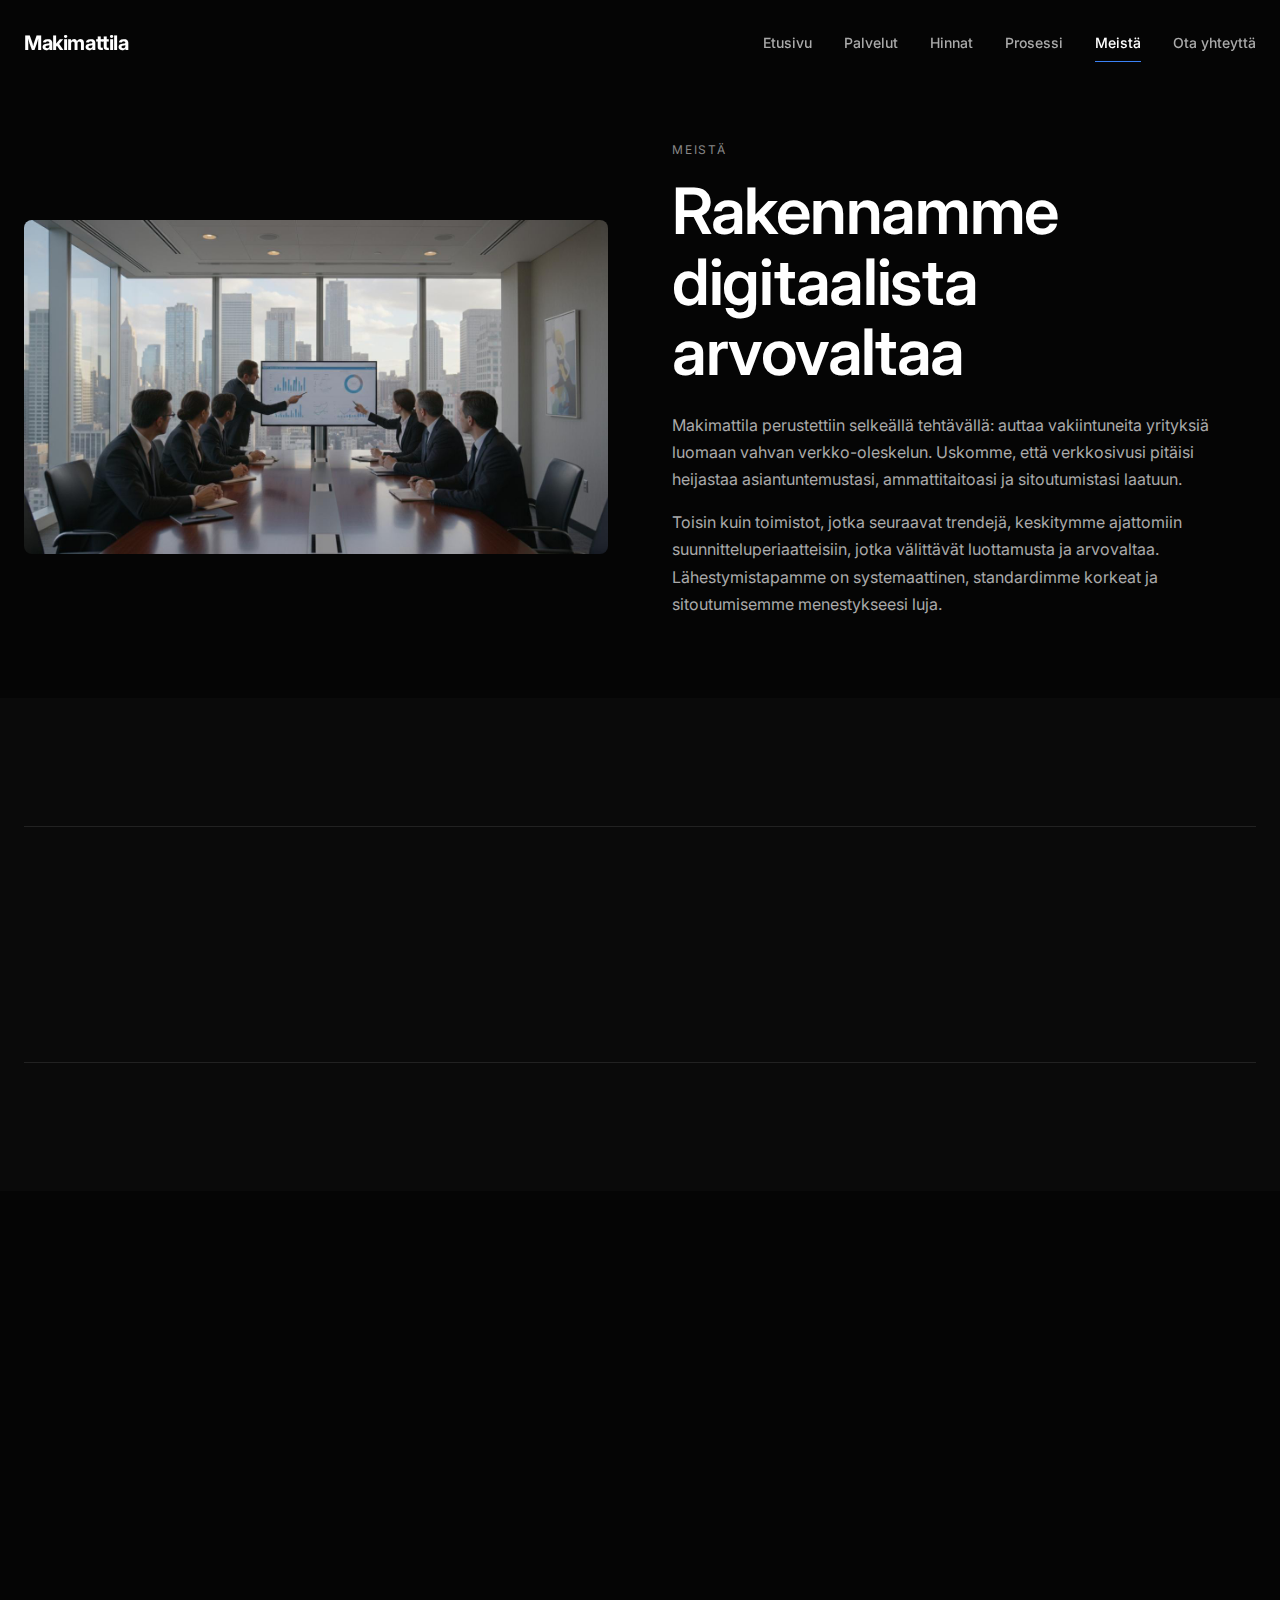
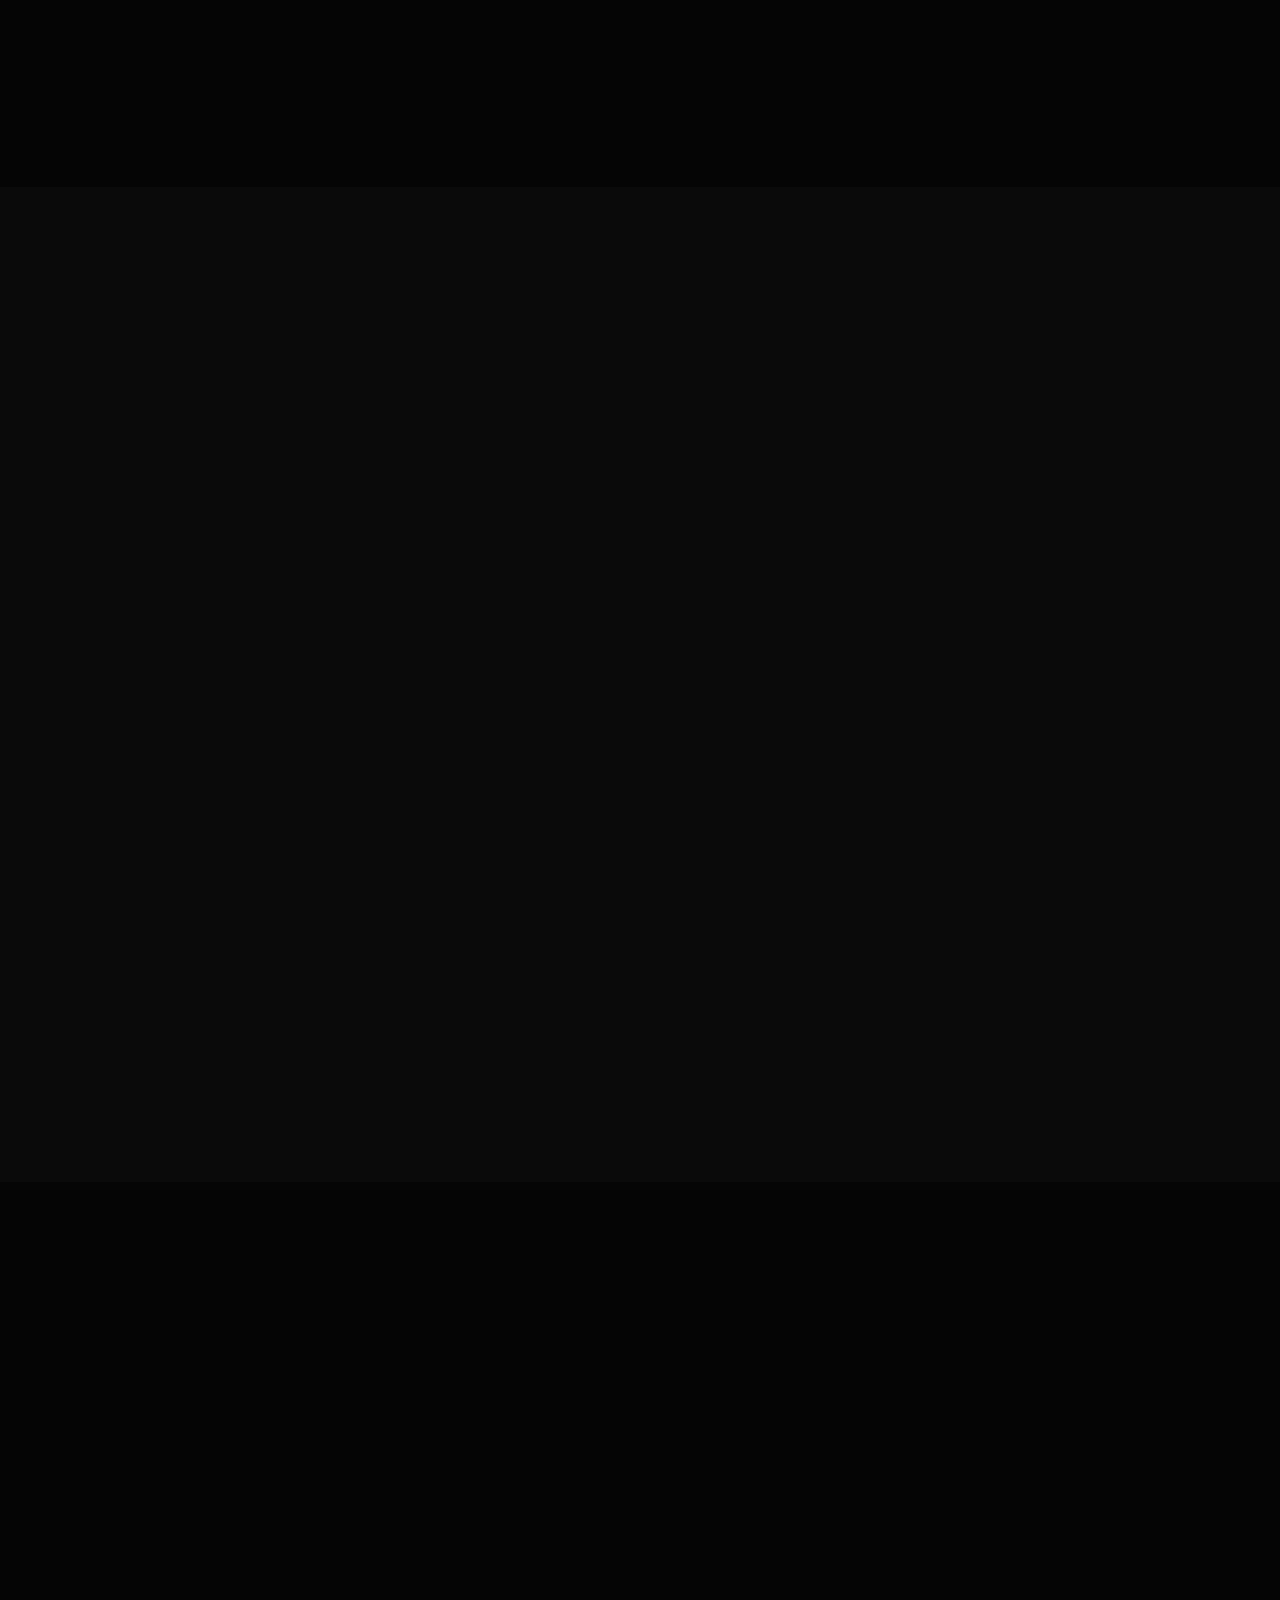
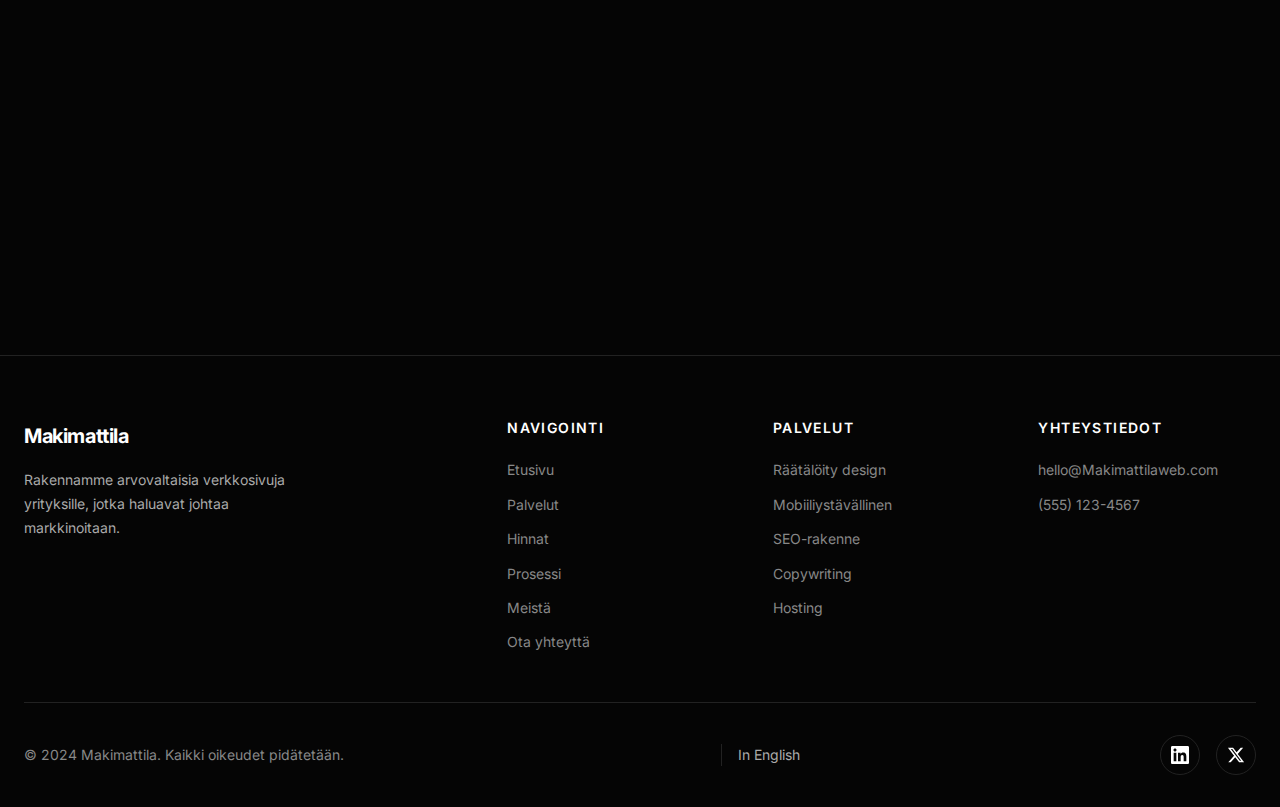
<file: meista.html>
<!DOCTYPE html>
<html lang="fi">
<head>
    <meta charset="UTF-8">
    <meta name="viewport" content="width=device-width, initial-scale=1.0">
    <title>Meistä | Makimattila</title>
    <meta name="description" content="Tutustu Makimattilaan. Erikoistumme arvovaltaisten verkkosivujen rakentamiseen vakiintuneille yrityksille.">
    
    <!-- Fonts -->
    <link rel="preconnect" href="https://fonts.googleapis.com">
    <link rel="preconnect" href="https://fonts.gstatic.com" crossorigin>
    <link href="https://fonts.googleapis.com/css2?family=Inter:wght@400;500;600;700&display=swap" rel="stylesheet">
    
    <!-- Styles -->
    <link rel="stylesheet" href="css/main.css">
</head>
<body>
    <!-- Header -->
    <header class="header">
        <div class="container">
            <div class="header-inner">
                <a href="index.html" class="logo">Makimattila</a>
                
                <nav class="nav">
                    <a href="index.html" class="nav-link">Etusivu</a>
                    <a href="palvelut.html" class="nav-link">Palvelut</a>
                    <a href="hinnat.html" class="nav-link">Hinnat</a>
                    <a href="prosessi.html" class="nav-link">Prosessi</a>
                    <a href="meista.html" class="nav-link active">Meistä</a>
                    <a href="otayhteytta.html" class="nav-link">Ota yhteyttä</a>
                </nav>
                
                <button class="menu-toggle" aria-label="Avaa valikko">
                    <span></span>
                    <span></span>
                    <span></span>
                </button>
            </div>
        </div>
    </header>

    <!-- About Hero -->
    <section class="about-hero">
        <div class="container">
            <div class="about-grid">
                <div class="about-image fade-in">
                    <img src="images/about-team.jpg" alt="Makimattila-tiimi">
                </div>
                <div class="about-content fade-in">
                    <p class="section-label">Meistä</p>
                    <h2>Rakennamme digitaalista arvovaltaa</h2>
                    <p>Makimattila perustettiin selkeällä tehtävällä: auttaa vakiintuneita yrityksiä luomaan vahvan verkko-oleskelun. Uskomme, että verkkosivusi pitäisi heijastaa asiantuntemustasi, ammattitaitoasi ja sitoutumistasi laatuun.</p>
                    <p>Toisin kuin toimistot, jotka seuraavat trendejä, keskitymme ajattomiin suunnitteluperiaatteisiin, jotka välittävät luottamusta ja arvovaltaa. Lähestymistapamme on systemaattinen, standardimme korkeat ja sitoutumisemme menestykseesi luja.</p>
                </div>
            </div>
        </div>
    </section>

    <!-- Stats Section -->
    <section class="section section-alt">
        <div class="container">
            <div class="stats-grid">
                <div class="stat-item fade-in stagger-1">
                    <div class="stat-number">150+</div>
                    <div class="stat-label">Valmista projektia</div>
                </div>
                <div class="stat-item fade-in stagger-2">
                    <div class="stat-number">98%</div>
                    <div class="stat-label">Asiakastyytyväisyys</div>
                </div>
                <div class="stat-item fade-in stagger-3">
                    <div class="stat-number">8+</div>
                    <div class="stat-label">Vuotta kokemusta</div>
                </div>
                <div class="stat-item fade-in stagger-4">
                    <div class="stat-number">24/7</div>
                    <div class="stat-label">Tuki saatavilla</div>
                </div>
            </div>
        </div>
    </section>

    <!-- Mission Section -->
    <section class="section">
        <div class="container">
            <div class="section-header fade-in">
                <p class="section-label">Filosofiamme</p>
                <h2 class="section-title">Mikä meitä motivoi</h2>
            </div>
            
            <div class="values-grid">
                <div class="value-item fade-in stagger-1">
                    <h4>
                        <svg xmlns="http://www.w3.org/2000/svg" fill="none" viewBox="0 0 24 24" stroke="currentColor">
                            <path stroke-linecap="round" stroke-linejoin="round" stroke-width="2" d="M9 12l2 2 4-4m6 2a9 9 0 11-18 0 9 9 0 0118 0z" />
                        </svg>
                        Täydellisyys kaikessa
                    </h4>
                    <p>Emme koskaan tingi laadusta. Jokainen pikseli, jokainen koodirivi, jokainen vuorovaikutus on tehty tarkkuudella ja huolella.</p>
                </div>
                
                <div class="value-item fade-in stagger-2">
                    <h4>
                        <svg xmlns="http://www.w3.org/2000/svg" fill="none" viewBox="0 0 24 24" stroke="currentColor">
                            <path stroke-linecap="round" stroke-linejoin="round" stroke-width="2" d="M17 20h5v-2a3 3 0 00-5.356-1.857M17 20H7m10 0v-2c0-.656-.126-1.283-.356-1.857M7 20H2v-2a3 3 0 015.356-1.857M7 20v-2c0-.656.126-1.283.356-1.857m0 0a5.002 5.002 0 019.288 0M15 7a3 3 0 11-6 0 3 3 0 016 0zm6 3a2 2 0 11-4 0 2 2 0 014 0zM7 10a2 2 0 11-4 0 2 2 0 014 0z" />
                        </svg>
                        Asiakas ensin
                    </h4>
                    <p>Menestystesi on meidän menestystemme. Otamme aikaa ymmärtääksemme yrityksesi ja räätälöimme ratkaisumme tarpeisiisi.</p>
                </div>
                
                <div class="value-item fade-in stagger-3">
                    <h4>
                        <svg xmlns="http://www.w3.org/2000/svg" fill="none" viewBox="0 0 24 24" stroke="currentColor">
                            <path stroke-linecap="round" stroke-linejoin="round" stroke-width="2" d="M13 10V3L4 14h7v7l9-11h-7z" />
                        </svg>
                        Tulokset merkitsevät
                    </h4>
                    <p>Mittaamme työmme vaikutuksella, joka sillä on yritykseesi. Kaunis design on merkityksetön ilman konkreettisia tuloksia.</p>
                </div>
                
                <div class="value-item fade-in stagger-4">
                    <h4>
                        <svg xmlns="http://www.w3.org/2000/svg" fill="none" viewBox="0 0 24 24" stroke="currentColor">
                            <path stroke-linecap="round" stroke-linejoin="round" stroke-width="2" d="M12 15v2m-6 4h12a2 2 0 002-2v-6a2 2 0 00-2-2H6a2 2 0 00-2 2v6a2 2 0 002 2zm10-10V7a4 4 0 00-8 0v4h8z" />
                        </svg>
                        Luottamus ja läpinäkyvyys
                    </h4>
                    <p>Uskomme avoimeen viestintään ja rehellisiin suhteisiin. Ei piilotettuja kustannuksia, ei yllätyksiä – vain selkeät odotukset ja toimitus.</p>
                </div>
            </div>
        </div>
    </section>

    <!-- Specialization Section -->
    <section class="section section-alt">
        <div class="container">
            <div class="section-header fade-in">
                <p class="section-label">Keskittymämme</p>
                <h2 class="section-title">Alat, joille palvelemme</h2>
            </div>
            
            <div class="audience-grid">
                <div class="audience-card fade-in stagger-1">
                    <div class="audience-icon">
                        <svg xmlns="http://www.w3.org/2000/svg" fill="none" viewBox="0 0 24 24" stroke="currentColor">
                            <path stroke-linecap="round" stroke-linejoin="round" stroke-width="2" d="M3 6l3 1m0 0l-3 9a5.002 5.002 0 006.001 0M6 7l3 9M6 7l6-2m6 2l3-1m-3 1l-3 9a5.002 5.002 0 006.001 0M18 7l3 9m-3-9l-6-2m0-2v2m0 16V5m0 16H9m3 0h3" />
                        </svg>
                    </div>
                    <h3>Oikeuspalvelut</h3>
                    <p>Ymmärrämme lakitoimistojen erityistarpeet – ammattitaito, luotettavuus ja luottamus ovat tärkeimmät jokaisessa suunnittelupäätöksessä.</p>
                </div>
                
                <div class="audience-card fade-in stagger-2">
                    <div class="audience-icon">
                        <svg xmlns="http://www.w3.org/2000/svg" fill="none" viewBox="0 0 24 24" stroke="currentColor">
                            <path stroke-linecap="round" stroke-linejoin="round" stroke-width="2" d="M9 12l2 2 4-4m6 2a9 9 0 11-18 0 9 9 0 0118 0z" />
                        </svg>
                    </div>
                    <h3>Terveysala</h3>
                    <p>Terveyspalvelut tarvitsevat verkkosivuja, jotka välittävät hoitoa, asiantuntemusta ja saavutettavuutta kaikentaustaisille potilaille.</p>
                </div>
                
                <div class="audience-card fade-in stagger-3">
                    <div class="audience-icon">
                        <svg xmlns="http://www.w3.org/2000/svg" fill="none" viewBox="0 0 24 24" stroke="currentColor">
                            <path stroke-linecap="round" stroke-linejoin="round" stroke-width="2" d="M13 7h8m0 0v8m0-8l-8 8-4-4-6 6" />
                        </svg>
                    </div>
                    <h3>Rahoituspalvelut</h3>
                    <p>Varainhoito-, kirjanpito- ja rahoitusneuvontayritykset tarvitsevat verkkosivuja, jotka välittävät vakautta ja asiantuntemusta.</p>
                </div>
                
                <div class="audience-card fade-in stagger-4">
                    <div class="audience-icon">
                        <svg xmlns="http://www.w3.org/2000/svg" fill="none" viewBox="0 0 24 24" stroke="currentColor">
                            <path stroke-linecap="round" stroke-linejoin="round" stroke-width="2" d="M21 13.255A23.931 23.931 0 0112 15c-3.183 0-6.22-.62-9-1.745M16 6V4a2 2 0 00-2-2h-4a2 2 0 00-2 2v2m4 6h.01M5 20h14a2 2 0 002-2V8a2 2 0 00-2-2H5a2 2 0 00-2 2v10a2 2 0 002 2z" />
                        </svg>
                    </div>
                    <h3>Konsultointi</h3>
                    <p>Konsultit tarvitsevat verkkosivuja, jotka asettavat heidät ajattelunjohtajiksi ja osoittavat asiantuntemuksen potentiaalisille asiakkaille.</p>
                </div>
                
                <div class="audience-card fade-in stagger-5">
                    <div class="audience-icon">
                        <svg xmlns="http://www.w3.org/2000/svg" fill="none" viewBox="0 0 24 24" stroke="currentColor">
                            <path stroke-linecap="round" stroke-linejoin="round" stroke-width="2" d="M19 21V5a2 2 0 00-2-2H7a2 2 0 00-2 2v16m14 0h2m-2 0h-5m-9 0H3m2 0h5M9 7h1m-1 4h1m4-4h1m-1 4h1m-5 10v-5a1 1 0 011-1h2a1 1 0 011 1v5m-4 0h4" />
                        </svg>
                    </div>
                    <h3>Rakennusala</h3>
                    <p>Urakoitsijat ja rakennusyritykset tarvitsevat portfolio-keskeisiä verkkosivuja, jotka esittelevät osaamista ja projekteja.</p>
                </div>
                
                <div class="audience-card fade-in stagger-1">
                    <div class="audience-icon">
                        <svg xmlns="http://www.w3.org/2000/svg" fill="none" viewBox="0 0 24 24" stroke="currentColor">
                            <path stroke-linecap="round" stroke-linejoin="round" stroke-width="2" d="M14.828 14.828a4 4 0 01-5.656 0M9 10h.01M15 10h.01M21 12a9 9 0 11-18 0 9 9 0 0118 0z" />
                        </svg>
                    </div>
                    <h3>Premium-palvelut</h3>
                    <p>Kiinteistöistä luksuspalveluihin – luomme verkkosivuja, jotka vastaavat tarjontasi premium-laatua.</p>
                </div>
            </div>
        </div>
    </section>

    <!-- CTA Section -->
    <section class="section">
        <div class="container">
            <div class="cta-section fade-in">
                <h2 class="cta-title">Tehdään yhdessä</h2>
                <p class="cta-subtitle">
                    Valmis luomaan digitaalista arvovaltaasi? 
                    Haluaisimme oppia yrityksestäsi ja keskustella siitä, miten voimme auttaa.
                </p>
                <a href="contact.html" class="btn btn-primary btn-large">Ota yhteyttä</a>
            </div>
        </div>
    </section>

    <!-- Footer -->
    <footer class="footer">
        <div class="container">
            <div class="footer-grid">
                <div class="footer-brand">
                    <a href="index.html" class="logo">Makimattila</a>
                    <p>Rakennamme arvovaltaisia verkkosivuja yrityksille, jotka haluavat johtaa markkinoitaan.</p>
                </div>
                
                <div class="footer-nav">
                    <h4 class="footer-title">Navigointi</h4>
                    <div class="footer-links">
                        <a href="index.html">Etusivu</a>
                        <a href="palvelut.html">Palvelut</a>
                        <a href="hinnat.html">Hinnat</a>
                        <a href="prosessi.html">Prosessi</a>
                        <a href="meista.html">Meistä</a>
                        <a href="otayhteytta.html">Ota yhteyttä</a>
                    </div>
                </div>
                
                <div class="footer-services">
                    <h4 class="footer-title">Palvelut</h4>
                    <div class="footer-links">
                        <a href="palvelut.html">Räätälöity design</a>
                        <a href="palvelut.html">Mobiiliystävällinen</a>
                        <a href="palvelut.html">SEO-rakenne</a>
                        <a href="palvelut.html">Copywriting</a>
                        <a href="palvelut.html">Hosting</a>
                    </div>
                </div>
                
                <div class="footer-contact">
                    <h4 class="footer-title">Yhteystiedot</h4>
                    <div class="footer-links">
                        <a href="mailto:hello@Makimattilaweb.com">hello@Makimattilaweb.com</a>
                        <a href="tel:+15551234567">(555) 123-4567</a>
                    </div>
                </div>
            </div>
            
            <div class="footer-bottom">
                <p class="footer-copyright">&copy; 2024 Makimattila. Kaikki oikeudet pidätetään.</p>
                    <a href="en/about.html" class="lang-switcher">In English</a>
                <div class="footer-socials">
                    <a href="#" aria-label="LinkedIn">
                        <svg xmlns="http://www.w3.org/2000/svg" fill="currentColor" viewBox="0 0 24 24">
                            <path d="M20.447 20.452h-3.554v-5.569c0-1.328-.027-3.037-1.852-3.037-1.853 0-2.136 1.445-2.136 2.939v5.667H9.351V9h3.414v1.561h.046c.477-.9 1.637-1.85 3.37-1.85 3.601 0 4.267 2.37 4.267 5.455v6.286zM5.337 7.433c-1.144 0-2.063-.926-2.063-2.065 0-1.138.92-2.063 2.063-2.063 1.14 0 2.064.925 2.064 2.063 0 1.139-.925 2.065-2.064 2.065zm1.782 13.019H3.555V9h3.564v11.452zM22.225 0H1.771C.792 0 0 .774 0 1.729v20.542C0 23.227.792 24 1.771 24h20.451C23.2 24 24 23.227 24 22.271V1.729C24 .774 23.2 0 22.222 0h.003z"/>
                        </svg>
                    </a>
                    <a href="#" aria-label="Twitter">
                        <svg xmlns="http://www.w3.org/2000/svg" fill="currentColor" viewBox="0 0 24 24">
                            <path d="M18.244 2.25h3.308l-7.227 8.26 8.502 11.24H16.17l-5.214-6.817L4.99 21.75H1.68l7.73-8.835L1.254 2.25H8.08l4.713 6.231zm-1.161 17.52h1.833L7.084 4.126H5.117z"/>
                        </svg>
                    </a>
                </div>
            </div>
        </div>
    </footer>

    <!-- Scripts -->
    <script src="js/main.js"></script>
</body>
</html>
</file>
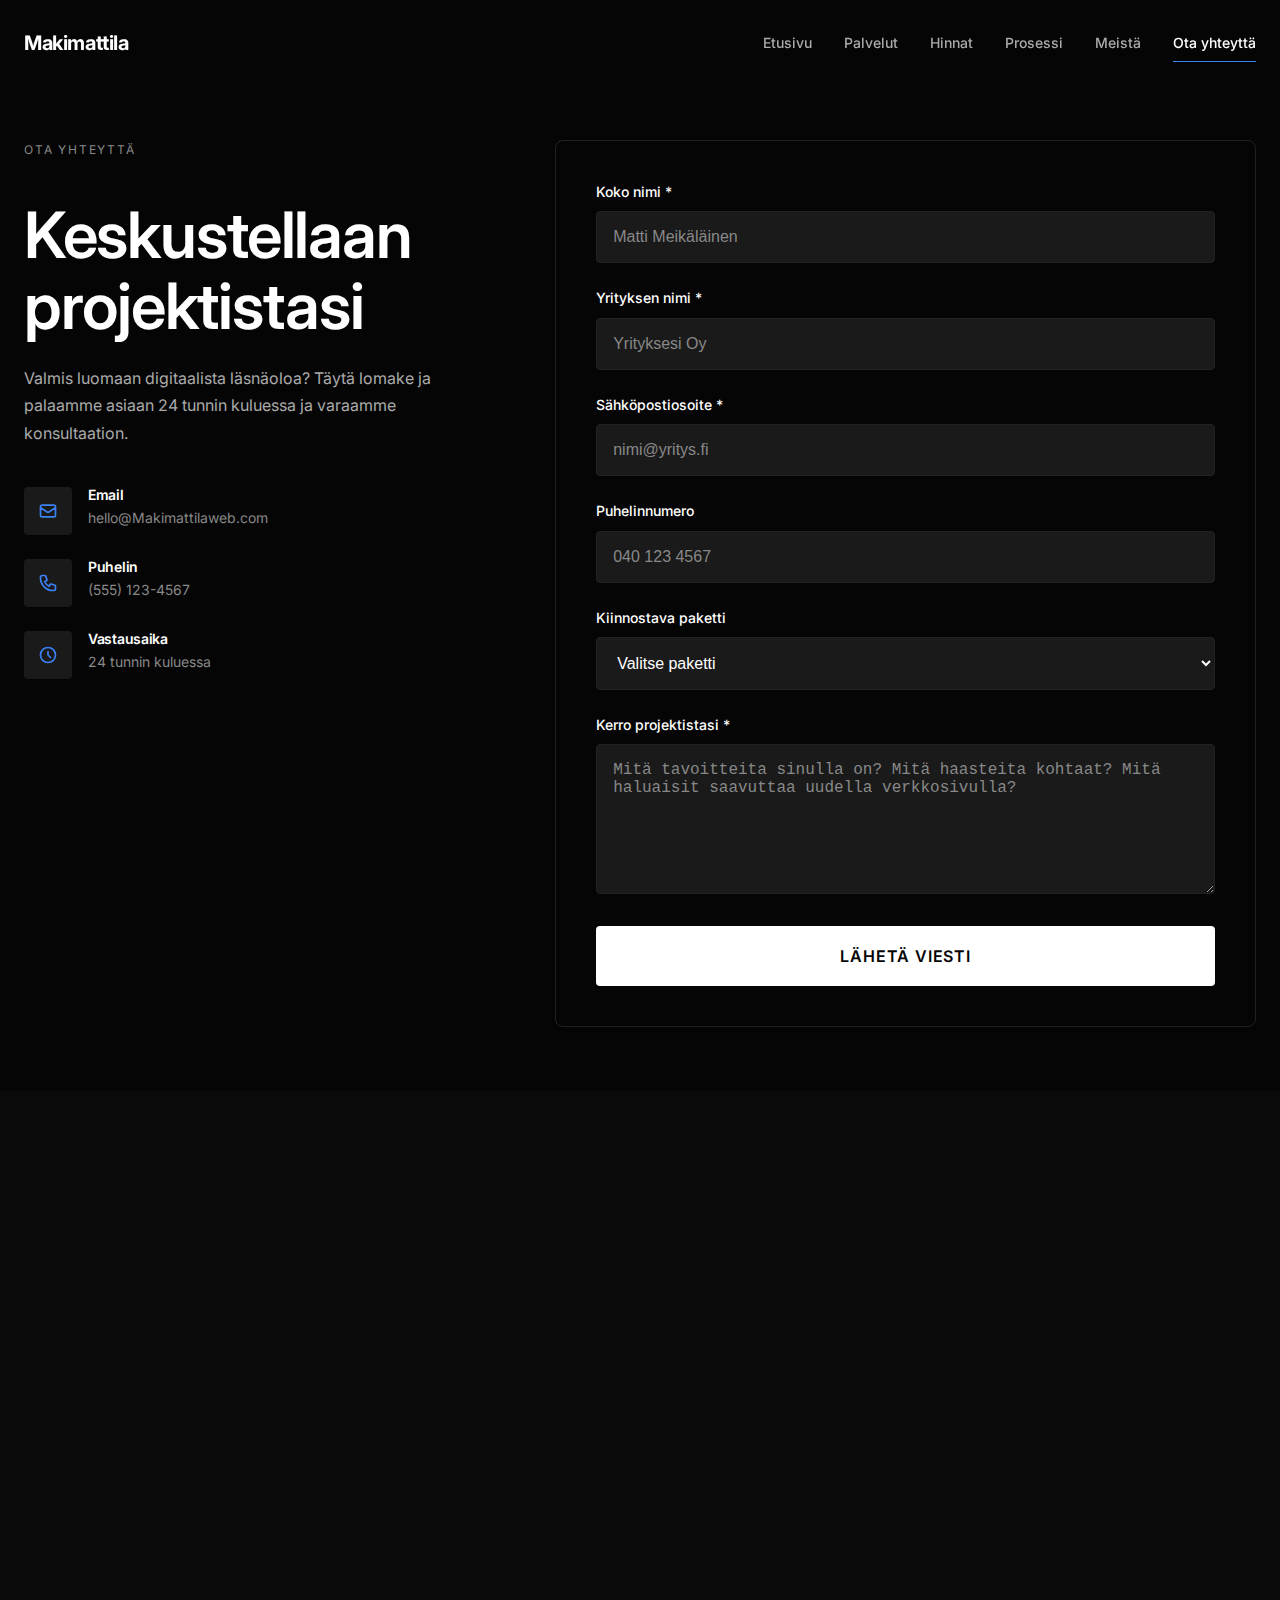
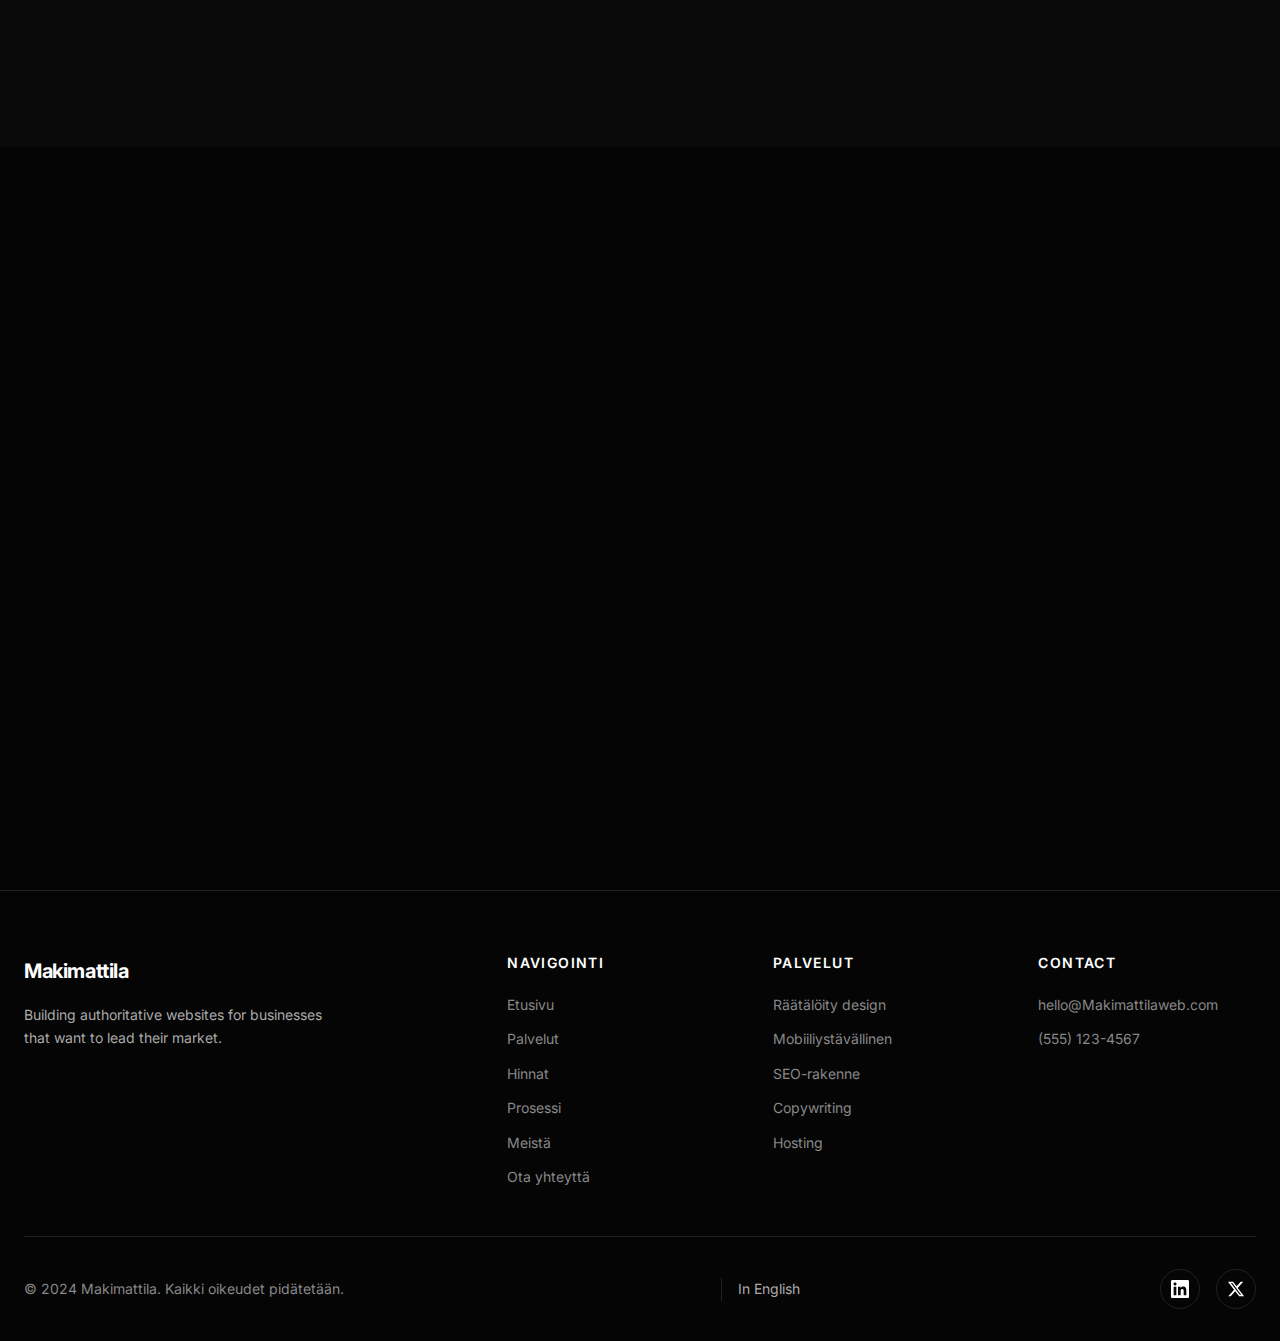
<file: otayhteytta.html>
<!DOCTYPE html>
<html lang="fi">
<head>
    <meta charset="UTF-8">
    <meta name="viewport" content="width=device-width, initial-scale=1.0">
    <title>Ota yhteyttä | Makimattila</title>
    <meta name="description" content="Ota yhteyttä Makimattilaan. Pyydä konsultaatio tai lisätietoja verkkosuunnittelupalveluistamme.">
    
    <!-- Fonts -->
    <link rel="preconnect" href="https://fonts.googleapis.com">
    <link rel="preconnect" href="https://fonts.gstatic.com" crossorigin>
    <link href="https://fonts.googleapis.com/css2?family=Inter:wght@400;500;600;700&display=swap" rel="stylesheet">
    
    <!-- Styles -->
    <link rel="stylesheet" href="css/main.css">
</head>
<body>
    <!-- Header -->
    <header class="header">
        <div class="container">
            <div class="header-inner">
                <a href="index.html" class="logo">Makimattila</a>
                
                <nav class="nav">
                    <a href="index.html" class="nav-link">Etusivu</a>
                    <a href="palvelut.html" class="nav-link">Palvelut</a>
                    <a href="hinnat.html" class="nav-link">Hinnat</a>
                    <a href="prosessi.html" class="nav-link">Prosessi</a>
                    <a href="meista.html" class="nav-link">Meistä</a>
                    <a href="otayhteytta.html" class="nav-link active">Ota yhteyttä</a>
                </nav>
                
                <button class="menu-toggle" aria-label="Avaa valikko">
                    <span></span>
                    <span></span>
                    <span></span>
                </button>
            </div>
        </div>
    </header>

    <!-- Contact Hero -->
    <section class="contact-hero">
        <div class="container">
            <div class="contact-grid">
                <div class="contact-info fade-in">
                    <p class="section-label">Ota yhteyttä</p>
                    <h2>Keskustellaan projektistasi</h2>
                    <p>Valmis luomaan digitaalista läsnäoloa? Täytä lomake ja palaamme asiaan 24 tunnin kuluessa ja varaamme konsultaation.</p>
                    
                    <div class="contact-methods">
                        <div class="contact-method">
                            <div class="contact-method-icon">
                                <svg xmlns="http://www.w3.org/2000/svg" fill="none" viewBox="0 0 24 24" stroke="currentColor">
                                    <path stroke-linecap="round" stroke-linejoin="round" stroke-width="2" d="M3 8l7.89 5.26a2 2 0 002.22 0L21 8M5 19h14a2 2 0 002-2V7a2 2 0 00-2-2H5a2 2 0 00-2 2v10a2 2 0 002 2z" />
                                </svg>
                            </div>
                            <div class="contact-method-content">
                                <h4>Email</h4>
                                <p>hello@Makimattilaweb.com</p>
                            </div>
                        </div>
                        
                        <div class="contact-method">
                            <div class="contact-method-icon">
                                <svg xmlns="http://www.w3.org/2000/svg" fill="none" viewBox="0 0 24 24" stroke="currentColor">
                                    <path stroke-linecap="round" stroke-linejoin="round" stroke-width="2" d="M3 5a2 2 0 012-2h3.28a1 1 0 01.948.684l1.498 4.493a1 1 0 01-.502 1.21l-2.257 1.13a11.042 11.042 0 005.516 5.516l1.13-2.257a1 1 0 011.21-.502l4.493 1.498a1 1 0 01.684.949V19a2 2 0 01-2 2h-1C9.716 21 3 14.284 3 6V5z" />
                                </svg>
                            </div>
                            <div class="contact-method-content">
                                <h4>Puhelin</h4>
                                <p>(555) 123-4567</p>
                            </div>
                        </div>
                        
                        <div class="contact-method">
                            <div class="contact-method-icon">
                                <svg xmlns="http://www.w3.org/2000/svg" fill="none" viewBox="0 0 24 24" stroke="currentColor">
                                    <path stroke-linecap="round" stroke-linejoin="round" stroke-width="2" d="M12 8v4l3 3m6-3a9 9 0 11-18 0 9 9 0 0118 0z" />
                                </svg>
                            </div>
                            <div class="contact-method-content">
                                <h4>Vastausaika</h4>
                                <p>24 tunnin kuluessa</p>
                            </div>
                        </div>
                    </div>
                </div>
                
                <div class="contact-form fade-in">
                    <form>
                        <div class="form-group">
                            <label class="form-label" for="name">Koko nimi *</label>
                            <input type="text" id="name" name="name" class="form-input" placeholder="Matti Meikäläinen" required>
                        </div>
                        
                        <div class="form-group">
                            <label class="form-label" for="business">Yrityksen nimi *</label>
                            <input type="text" id="business" name="business" class="form-input" placeholder="Yrityksesi Oy" required>
                        </div>
                        
                        <div class="form-group">
                            <label class="form-label" for="email">Sähköpostiosoite *</label>
                            <input type="email" id="email" name="email" class="form-input" placeholder="nimi@yritys.fi" required>
                        </div>
                        
                        <div class="form-group">
                            <label class="form-label" for="phone">Puhelinnumero</label>
                            <input type="tel" id="phone" name="phone" class="form-input" placeholder="040 123 4567">
                        </div>
                        
                        <div class="form-group">
                            <label class="form-label" for="package">Kiinnostava paketti</label>
                            <select id="package" name="package" class="form-input">
                                <option value="">Valitse paketti</option>
                                <option value="essential">Essential – 3 500 €</option>
                                <option value="professional">Professional – 6 500 €</option>
                                <option value="enterprise">Enterprise – 12 000 €</option>
                                <option value="unsure">En vielä tiedä</option>
                            </select>
                        </div>
                        
                        <div class="form-group">
                            <label class="form-label" for="message">Kerro projektistasi *</label>
                            <textarea id="message" name="message" class="form-textarea" placeholder="Mitä tavoitteita sinulla on? Mitä haasteita kohtaat? Mitä haluaisit saavuttaa uudella verkkosivulla?" required></textarea>
                        </div>
                        
                        <button type="submit" class="btn btn-primary btn-large" style="width: 100%;">Lähetä viesti</button>
                    </form>
                </div>
            </div>
        </div>
    </section>

    <!-- What Happens Next -->
    <section class="section section-alt">
        <div class="container">
            <div class="section-header fade-in">
                <p class="section-label">Mitä odottaa</p>
                <h2 class="section-title">Mitä tapahtuu seuraavaksi</h2>
            </div>
            
            <div class="audience-grid">
                <div class="audience-card fade-in stagger-1">
                    <div class="audience-icon">
                        <span style="font-size: 1.5rem; font-weight: 700; color: var(--color-accent);">01</span>
                    </div>
                    <h3>Tarkastelemme viestisi</h3>
                    <p>Tiimimme tarkastelee projektisi tiedot ja vaatimukset huolellisesti 24 tunnin kuluessa.</p>
                </div>
                
                <div class="audience-card fade-in stagger-2">
                    <div class="audience-icon">
                        <span style="font-size: 1.5rem; font-weight: 700; color: var(--color-accent);">02</span>
                    </div>
                    <h3>Varaamme puhelun</h3>
                    <p>Olemme yhteydessä ja varaamme ilmaisen 30 minuutin konsultaation projektisi yksityiskohtaisesta keskustelusta.</p>
                </div>
                
                <div class="audience-card fade-in stagger-3">
                    <div class="audience-icon">
                        <span style="font-size: 1.5rem; font-weight: 700; color: var(--color-accent);">03</span>
                    </div>
                    <h3>Saat tarjouspyynnön</h3>
                    <p>Puhelun jälkeen lähetämme sinulle yksityiskohtaisen tarjouspyynnön tarpeisiisi ja tavoitteisiisi räätälöitynä.</p>
                </div>
            </div>
        </div>
    </section>

    <!-- CTA Section -->
    <section class="section">
        <div class="container">
            <div class="cta-section fade-in">
                <h2 class="cta-title">Haluatko soittaa?</h2>
                <p class="cta-subtitle">
                    Joskus nopea keskustelu on paras tapa aloittaa. 
                    Soita suoraan.
                </p>
                <a href="tel:+15551234567" class="btn btn-primary btn-large">Soita (555) 123-4567</a>
            </div>
        </div>
    </section>

    <!-- Footer -->
    <footer class="footer">
        <div class="container">
            <div class="footer-grid">
                <div class="footer-brand">
                    <a href="index.html" class="logo">Makimattila</a>
                    <p>Building authoritative websites for businesses that want to lead their market.</p>
                </div>
                
                <div class="footer-nav">
                    <h4 class="footer-title">Navigointi</h4>
                    <div class="footer-links">
                        <a href="index.html">Etusivu</a>
                        <a href="palvelut.html">Palvelut</a>
                        <a href="hinnat.html">Hinnat</a>
                        <a href="prosessi.html">Prosessi</a>
                        <a href="meista.html">Meistä</a>
                        <a href="otayhteytta.html">Ota yhteyttä</a>
                    </div>
                </div>
                
                <div class="footer-services">
                    <h4 class="footer-title">Palvelut</h4>
                    <div class="footer-links">
                        <a href="palvelut.html">Räätälöity design</a>
                        <a href="palvelut.html">Mobiiliystävällinen</a>
                        <a href="palvelut.html">SEO-rakenne</a>
                        <a href="palvelut.html">Copywriting</a>
                        <a href="palvelut.html">Hosting</a>
                    </div>
                </div>
                
                <div class="footer-contact">
                    <h4 class="footer-title">Contact</h4>
                    <div class="footer-links">
                        <a href="mailto:hello@Makimattilaweb.com">hello@Makimattilaweb.com</a>
                        <a href="tel:+15551234567">(555) 123-4567</a>
                    </div>
                </div>
            </div>
            
            <div class="footer-bottom">
                <p class="footer-copyright">&copy; 2024 Makimattila. Kaikki oikeudet pidätetään.</p>
                    <a href="en/contact.html" class="lang-switcher">In English</a>
                <div class="footer-socials">
                    <a href="#" aria-label="LinkedIn">
                        <svg xmlns="http://www.w3.org/2000/svg" fill="currentColor" viewBox="0 0 24 24">
                            <path d="M20.447 20.452h-3.554v-5.569c0-1.328-.027-3.037-1.852-3.037-1.853 0-2.136 1.445-2.136 2.939v5.667H9.351V9h3.414v1.561h.046c.477-.9 1.637-1.85 3.37-1.85 3.601 0 4.267 2.37 4.267 5.455v6.286zM5.337 7.433c-1.144 0-2.063-.926-2.063-2.065 0-1.138.92-2.063 2.063-2.063 1.14 0 2.064.925 2.064 2.063 0 1.139-.925 2.065-2.064 2.065zm1.782 13.019H3.555V9h3.564v11.452zM22.225 0H1.771C.792 0 0 .774 0 1.729v20.542C0 23.227.792 24 1.771 24h20.451C23.2 24 24 23.227 24 22.271V1.729C24 .774 23.2 0 22.222 0h.003z"/>
                        </svg>
                    </a>
                    <a href="#" aria-label="Twitter">
                        <svg xmlns="http://www.w3.org/2000/svg" fill="currentColor" viewBox="0 0 24 24">
                            <path d="M18.244 2.25h3.308l-7.227 8.26 8.502 11.24H16.17l-5.214-6.817L4.99 21.75H1.68l7.73-8.835L1.254 2.25H8.08l4.713 6.231zm-1.161 17.52h1.833L7.084 4.126H5.117z"/>
                        </svg>
                    </a>
                </div>
            </div>
        </div>
    </footer>

    <!-- Scripts -->
    <script src="js/main.js"></script>
</body>
</html>
</file>
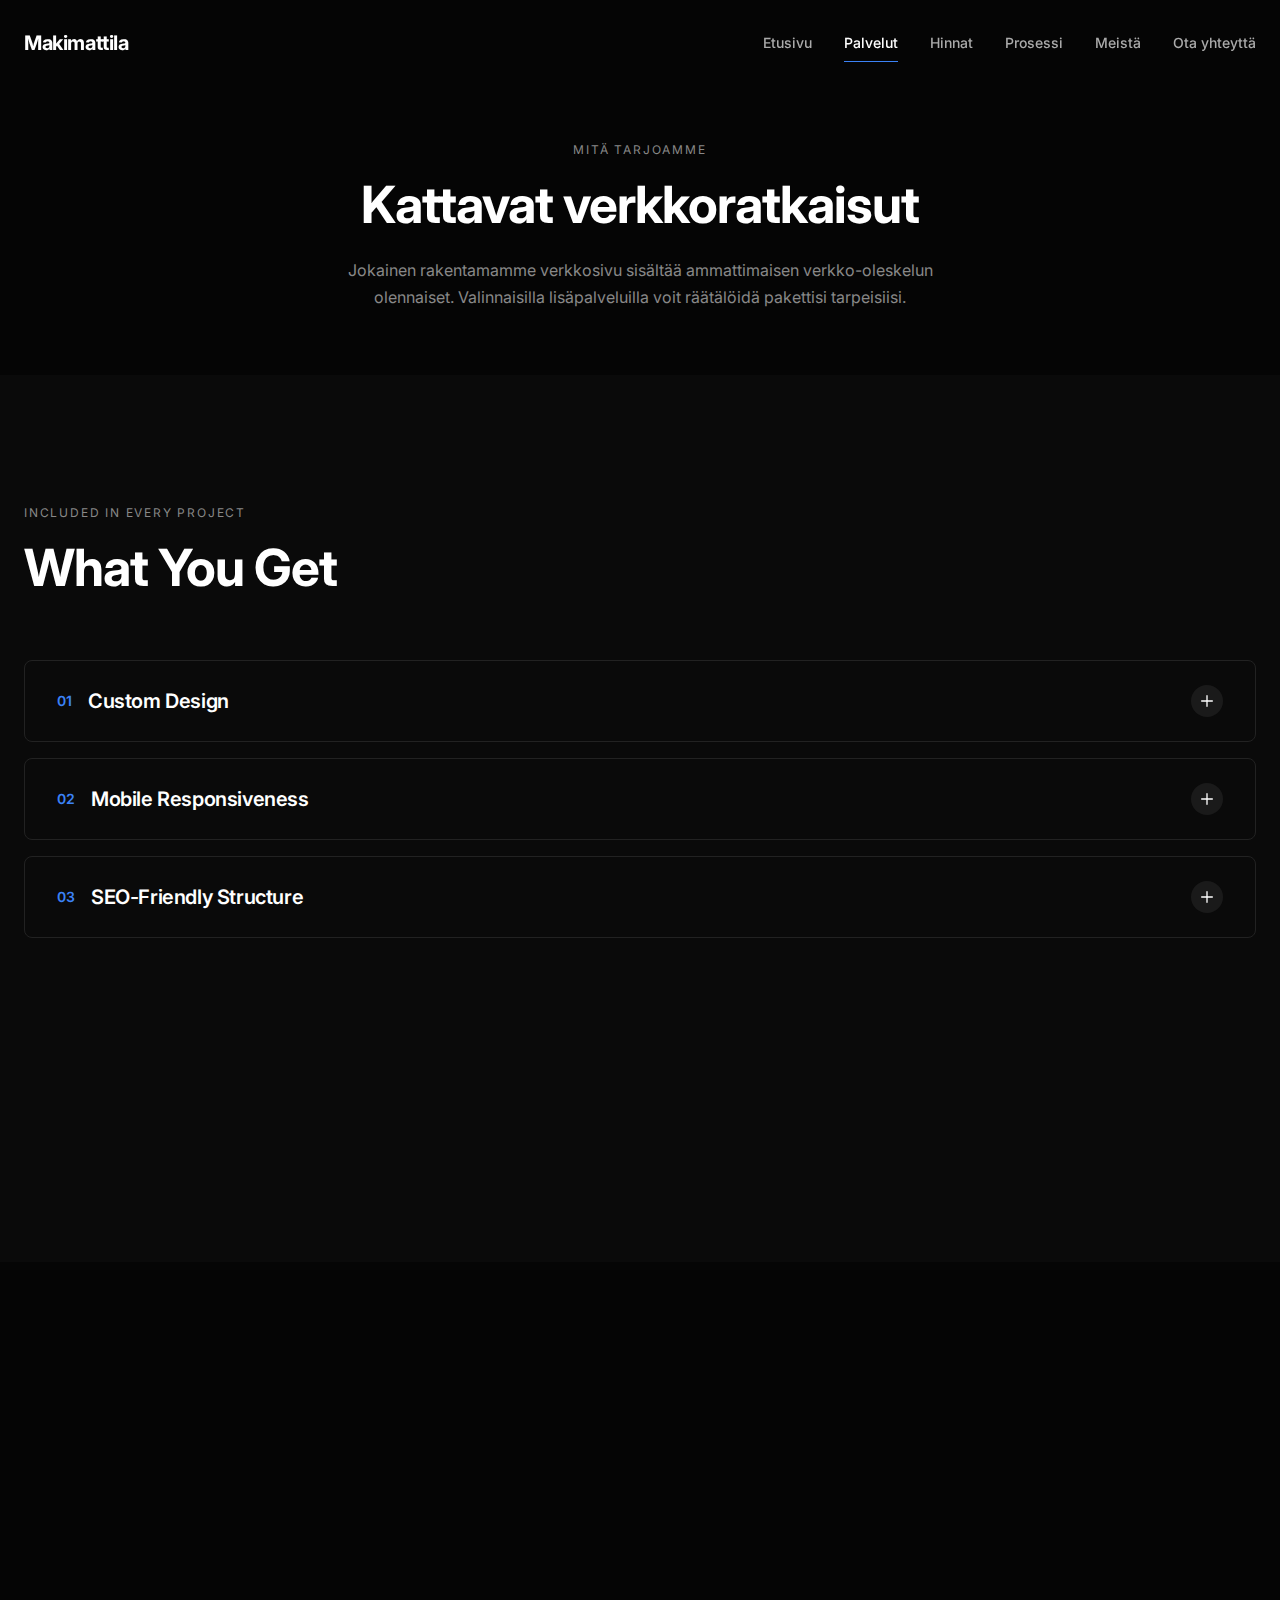
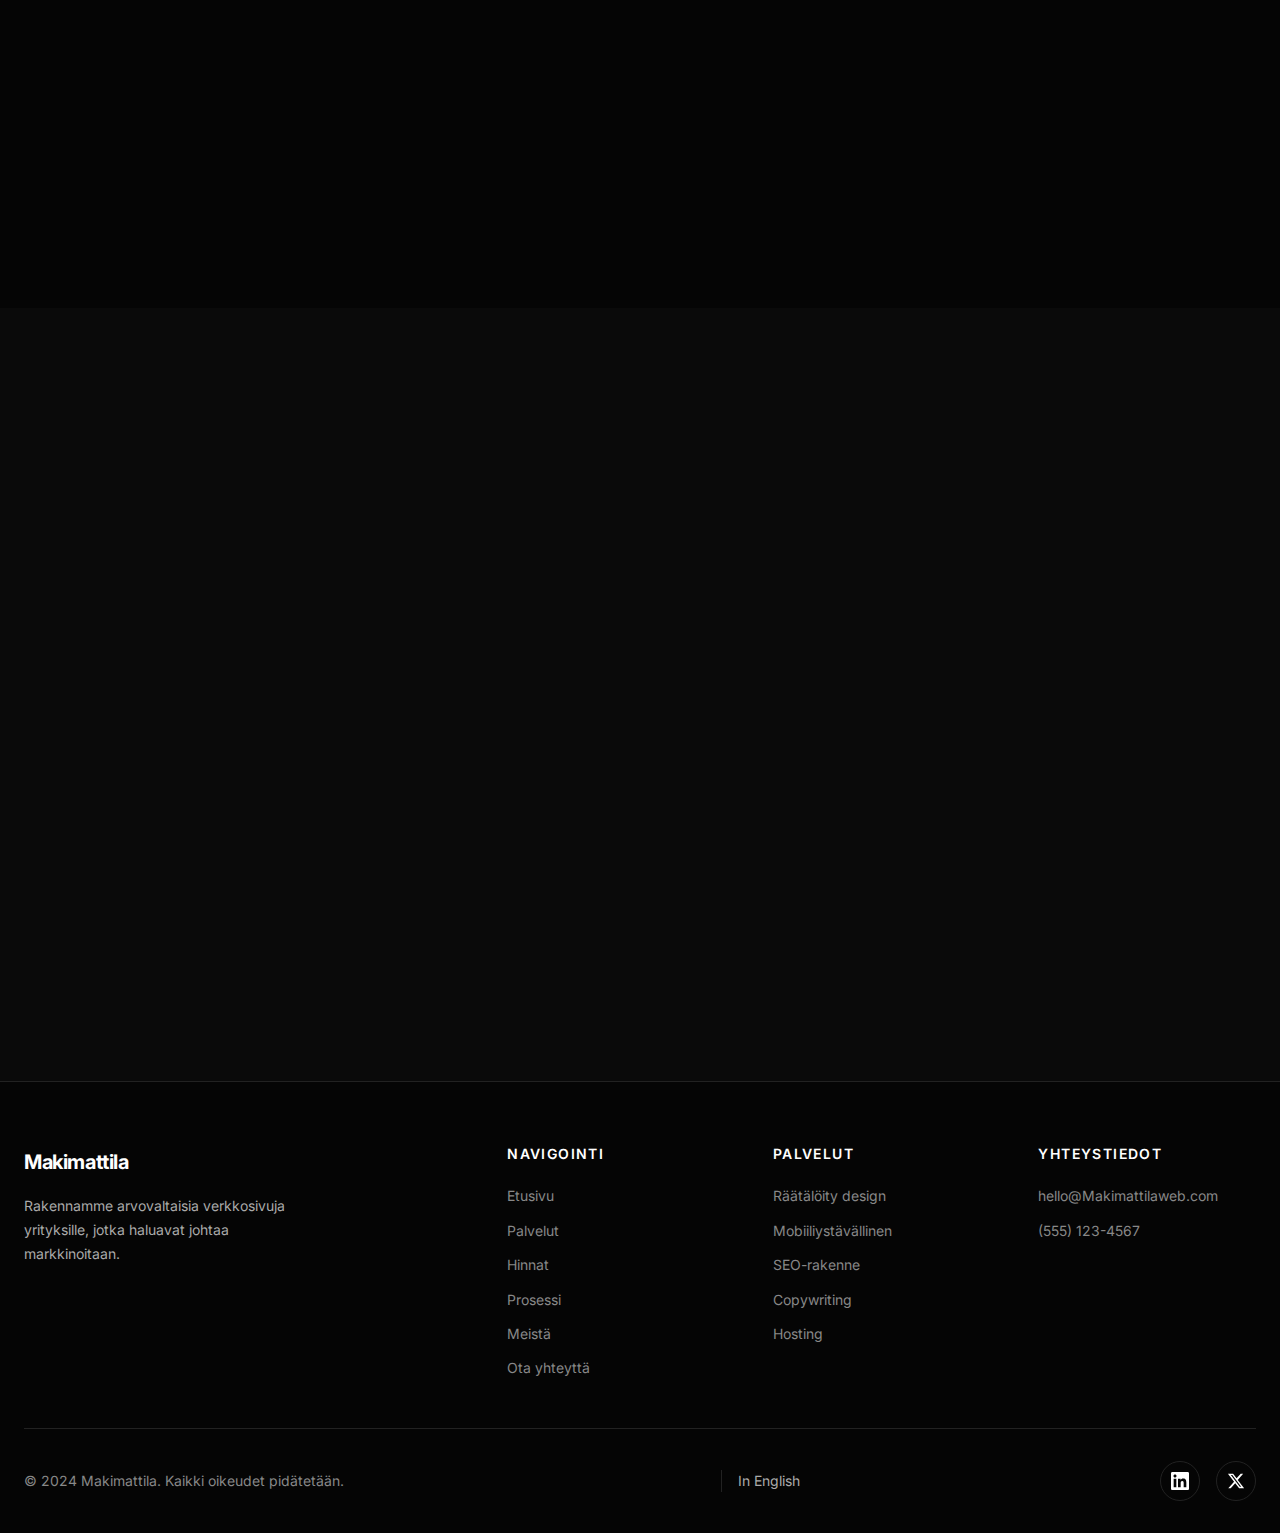
<file: palvelut.html>
<!DOCTYPE html>
<html lang="en">
<head>
    <meta charset="UTF-8">
    <meta name="viewport" content="width=device-width, initial-scale=1.0">
    <title>Services | Makimattila Solutions</title>
    <meta name="description" content="Professional web design services including custom design, mobile responsiveness, SEO-friendly structure, and ongoing support.">
    
    <!-- Fonts -->
    <link rel="preconnect" href="https://fonts.googleapis.com">
    <link rel="preconnect" href="https://fonts.gstatic.com" crossorigin>
    <link href="https://fonts.googleapis.com/css2?family=Inter:wght@400;500;600;700&display=swap" rel="stylesheet">
    
    <!-- Styles -->
    <link rel="stylesheet" href="css/main.css">
</head>
<body>
    <!-- Header -->
    <header class="header">
        <div class="container">
            <div class="header-inner">
                <a href="index.html" class="logo">Makimattila</a>
                
                <nav class="nav">
                    <a href="index.html" class="nav-link">Etusivu</a>
                    <a href="palvelut.html" class="nav-link active">Palvelut</a>
                    <a href="hinnat.html" class="nav-link">Hinnat</a>
                    <a href="prosessi.html" class="nav-link">Prosessi</a>
                    <a href="meista.html" class="nav-link">Meistä</a>
                    <a href="otayhteytta.html" class="nav-link">Ota yhteyttä</a>
                </nav>
                
                <button class="menu-toggle" aria-label="Avaa valikko">
                    <span></span>
                    <span></span>
                    <span></span>
                </button>
            </div>
        </div>
    </header>

    <!-- Services Hero -->
    <section class="services-hero">
        <div class="container">
            <p class="section-label fade-in">Mitä tarjoamme</p>
            <h1 class="section-title centered fade-in">Kattavat verkkoratkaisut</h1>
            <p class="text-muted fade-in" style="max-width: 600px; margin: 1.5rem auto 0;">
                Jokainen rakentamamme verkkosivu sisältää ammattimaisen verkko-oleskelun olennaiset. 
                Valinnaisilla lisäpalveluilla voit räätälöidä pakettisi tarpeisiisi.
            </p>
        </div>
    </section>

    <!-- Core Services -->
    <section class="section section-alt">
        <div class="container">
            <div class="section-header fade-in">
                <p class="section-label">Included in Every Project</p>
                <h2 class="section-title">What You Get</h2>
            </div>
            
            <div class="services-list">
                <!-- Service 1 -->
                <div class="service-item fade-in stagger-1">
                    <div class="service-header">
                        <div class="service-title">
                            <span class="service-number">01</span>
                            <h3 class="service-name">Custom Design</h3>
                        </div>
                        <div class="service-toggle">
                            <svg xmlns="http://www.w3.org/2000/svg" fill="none" viewBox="0 0 24 24" stroke="currentColor">
                                <path stroke-linecap="round" stroke-linejoin="round" stroke-width="2" d="M12 4v16m8-8H4" />
                            </svg>
                        </div>
                    </div>
                    <div class="service-content">
                        <div class="service-details">
                            <div class="service-description">
                                <p>Every website we create is uniquely designed to reflect your brand identity and business goals. We don't use templates—your site is built from the ground up to stand out in your market.</p>
                                <p style="margin-top: 1rem;">Our design process involves understanding your brand, your audience, and your competitive landscape to create a visual identity that commands attention and builds trust.</p>
                            </div>
                            <div class="service-features">
                                <div class="service-feature">
                                    <svg xmlns="http://www.w3.org/2000/svg" fill="none" viewBox="0 0 24 24" stroke="currentColor">
                                        <path stroke-linecap="round" stroke-linejoin="round" stroke-width="2" d="M5 13l4 4L19 7" />
                                    </svg>
                                    <span>Unique visual identity</span>
                                </div>
                                <div class="service-feature">
                                    <svg xmlns="http://www.w3.org/2000/svg" fill="none" viewBox="0 0 24 24" stroke="currentColor">
                                        <path stroke-linecap="round" stroke-linejoin="round" stroke-width="2" d="M5 13l4 4L19 7" />
                                    </svg>
                                    <span>Brand-aligned aesthetics</span>
                                </div>
                                <div class="service-feature">
                                    <svg xmlns="http://www.w3.org/2000/svg" fill="none" viewBox="0 0 24 24" stroke="currentColor">
                                        <path stroke-linecap="round" stroke-linejoin="round" stroke-width="2" d="M5 13l4 4L19 7" />
                                    </svg>
                                    <span>Professional typography</span>
                                </div>
                                <div class="service-feature">
                                    <svg xmlns="http://www.w3.org/2000/svg" fill="none" viewBox="0 0 24 24" stroke="currentColor">
                                        <path stroke-linecap="round" stroke-linejoin="round" stroke-width="2" d="M5 13l4 4L19 7" />
                                    </svg>
                                    <span>Custom color palette</span>
                                </div>
                            </div>
                        </div>
                    </div>
                </div>
                
                <!-- Service 2 -->
                <div class="service-item fade-in stagger-2">
                    <div class="service-header">
                        <div class="service-title">
                            <span class="service-number">02</span>
                            <h3 class="service-name">Mobile Responsiveness</h3>
                        </div>
                        <div class="service-toggle">
                            <svg xmlns="http://www.w3.org/2000/svg" fill="none" viewBox="0 0 24 24" stroke="currentColor">
                                <path stroke-linecap="round" stroke-linejoin="round" stroke-width="2" d="M12 4v16m8-8H4" />
                            </svg>
                        </div>
                    </div>
                    <div class="service-content">
                        <div class="service-details">
                            <div class="service-description">
                                <p>Your website will look and function perfectly on every device—desktops, tablets, and smartphones. We design mobile-first to ensure the best experience for all users.</p>
                                <p style="margin-top: 1rem;">With over 60% of web traffic coming from mobile devices, a responsive design isn't optional—it's essential for reaching and converting your audience.</p>
                            </div>
                            <div class="service-features">
                                <div class="service-feature">
                                    <svg xmlns="http://www.w3.org/2000/svg" fill="none" viewBox="0 0 24 24" stroke="currentColor">
                                        <path stroke-linecap="round" stroke-linejoin="round" stroke-width="2" d="M5 13l4 4L19 7" />
                                    </svg>
                                    <span>Mobile-first approach</span>
                                </div>
                                <div class="service-feature">
                                    <svg xmlns="http://www.w3.org/2000/svg" fill="none" viewBox="0 0 24 24" stroke="currentColor">
                                        <path stroke-linecap="round" stroke-linejoin="round" stroke-width="2" d="M5 13l4 4L19 7" />
                                    </svg>
                                    <span>All device compatibility</span>
                                </div>
                                <div class="service-feature">
                                    <svg xmlns="http://www.w3.org/2000/svg" fill="none" viewBox="0 0 24 24" stroke="currentColor">
                                        <path stroke-linecap="round" stroke-linejoin="round" stroke-width="2" d="M5 13l4 4L19 7" />
                                    </svg>
                                    <span>Touch-optimized navigation</span>
                                </div>
                                <div class="service-feature">
                                    <svg xmlns="http://www.w3.org/2000/svg" fill="none" viewBox="0 0 24 24" stroke="currentColor">
                                        <path stroke-linecap="round" stroke-linejoin="round" stroke-width="2" d="M5 13l4 4L19 7" />
                                    </svg>
                                    <span>Fast mobile loading</span>
                                </div>
                            </div>
                        </div>
                    </div>
                </div>
                
                <!-- Service 3 -->
                <div class="service-item fade-in stagger-3">
                    <div class="service-header">
                        <div class="service-title">
                            <span class="service-number">03</span>
                            <h3 class="service-name">SEO-Friendly Structure</h3>
                        </div>
                        <div class="service-toggle">
                            <svg xmlns="http://www.w3.org/2000/svg" fill="none" viewBox="0 0 24 24" stroke="currentColor">
                                <path stroke-linecap="round" stroke-linejoin="round" stroke-width="2" d="M12 4v16m8-8H4" />
                            </svg>
                        </div>
                    </div>
                    <div class="service-content">
                        <div class="service-details">
                            <div class="service-description">
                                <p>We build websites with search engine optimization in mind from day one. Clean code, fast loading times, and proper structure help you rank higher in search results.</p>
                                <p style="margin-top: 1rem;">Our SEO foundation includes semantic HTML, optimized meta tags, structured data, and performance optimization to give you the best chance of being found online.</p>
                            </div>
                            <div class="service-features">
                                <div class="service-feature">
                                    <svg xmlns="http://www.w3.org/2000/svg" fill="none" viewBox="0 0 24 24" stroke="currentColor">
                                        <path stroke-linecap="round" stroke-linejoin="round" stroke-width="2" d="M5 13l4 4L19 7" />
                                    </svg>
                                    <span>Semantic HTML structure</span>
                                </div>
                                <div class="service-feature">
                                    <svg xmlns="http://www.w3.org/2000/svg" fill="none" viewBox="0 0 24 24" stroke="currentColor">
                                        <path stroke-linecap="round" stroke-linejoin="round" stroke-width="2" d="M5 13l4 4L19 7" />
                                    </svg>
                                    <span>Meta tag optimization</span>
                                </div>
                                <div class="service-feature">
                                    <svg xmlns="http://www.w3.org/2000/svg" fill="none" viewBox="0 0 24 24" stroke="currentColor">
                                        <path stroke-linecap="round" stroke-linejoin="round" stroke-width="2" d="M5 13l4 4L19 7" />
                                    </svg>
                                    <span>Fast page loading</span>
                                </div>
                                <div class="service-feature">
                                    <svg xmlns="http://www.w3.org/2000/svg" fill="none" viewBox="0 0 24 24" stroke="currentColor">
                                        <path stroke-linecap="round" stroke-linejoin="round" stroke-width="2" d="M5 13l4 4L19 7" />
                                    </svg>
                                    <span>Schema markup ready</span>
                                </div>
                            </div>
                        </div>
                    </div>
                </div>
                
                <!-- Service 4 -->
                <div class="service-item fade-in stagger-4">
                    <div class="service-header">
                        <div class="service-title">
                            <span class="service-number">04</span>
                            <h3 class="service-name">Fast Load Times</h3>
                        </div>
                        <div class="service-toggle">
                            <svg xmlns="http://www.w3.org/2000/svg" fill="none" viewBox="0 0 24 24" stroke="currentColor">
                                <path stroke-linecap="round" stroke-linejoin="round" stroke-width="2" d="M12 4v16m8-8H4" />
                            </svg>
                        </div>
                    </div>
                    <div class="service-content">
                        <div class="service-details">
                            <div class="service-description">
                                <p>Speed matters. We optimize every aspect of your website to ensure it loads quickly, providing a better user experience and improving your search engine rankings.</p>
                                <p style="margin-top: 1rem;">From image optimization to code minification, we implement best practices to keep your site running at peak performance.</p>
                            </div>
                            <div class="service-features">
                                <div class="service-feature">
                                    <svg xmlns="http://www.w3.org/2000/svg" fill="none" viewBox="0 0 24 24" stroke="currentColor">
                                        <path stroke-linecap="round" stroke-linejoin="round" stroke-width="2" d="M5 13l4 4L19 7" />
                                    </svg>
                                    <span>Image optimization</span>
                                </div>
                                <div class="service-feature">
                                    <svg xmlns="http://www.w3.org/2000/svg" fill="none" viewBox="0 0 24 24" stroke="currentColor">
                                        <path stroke-linecap="round" stroke-linejoin="round" stroke-width="2" d="M5 13l4 4L19 7" />
                                    </svg>
                                    <span>Code minification</span>
                                </div>
                                <div class="service-feature">
                                    <svg xmlns="http://www.w3.org/2000/svg" fill="none" viewBox="0 0 24 24" stroke="currentColor">
                                        <path stroke-linecap="round" stroke-linejoin="round" stroke-width="2" d="M5 13l4 4L19 7" />
                                    </svg>
                                    <span>Browser caching</span>
                                </div>
                                <div class="service-feature">
                                    <svg xmlns="http://www.w3.org/2000/svg" fill="none" viewBox="0 0 24 24" stroke="currentColor">
                                        <path stroke-linecap="round" stroke-linejoin="round" stroke-width="2" d="M5 13l4 4L19 7" />
                                    </svg>
                                    <span>CDN integration</span>
                                </div>
                            </div>
                        </div>
                    </div>
                </div>
                
                <!-- Service 5 -->
                <div class="service-item fade-in stagger-5">
                    <div class="service-header">
                        <div class="service-title">
                            <span class="service-number">05</span>
                            <h3 class="service-name">Professional Layout</h3>
                        </div>
                        <div class="service-toggle">
                            <svg xmlns="http://www.w3.org/2000/svg" fill="none" viewBox="0 0 24 24" stroke="currentColor">
                                <path stroke-linecap="round" stroke-linejoin="round" stroke-width="2" d="M12 4v16m8-8H4" />
                            </svg>
                        </div>
                    </div>
                    <div class="service-content">
                        <div class="service-details">
                            <div class="service-description">
                                <p>Clean, organized layouts that guide visitors through your content and drive them toward action. Every element is placed with purpose to maximize conversions.</p>
                                <p style="margin-top: 1rem;">We follow established design principles and user experience best practices to create websites that are both beautiful and effective.</p>
                            </div>
                            <div class="service-features">
                                <div class="service-feature">
                                    <svg xmlns="http://www.w3.org/2000/svg" fill="none" viewBox="0 0 24 24" stroke="currentColor">
                                        <path stroke-linecap="round" stroke-linejoin="round" stroke-width="2" d="M5 13l4 4L19 7" />
                                    </svg>
                                    <span>Intuitive navigation</span>
                                </div>
                                <div class="service-feature">
                                    <svg xmlns="http://www.w3.org/2000/svg" fill="none" viewBox="0 0 24 24" stroke="currentColor">
                                        <path stroke-linecap="round" stroke-linejoin="round" stroke-width="2" d="M5 13l4 4L19 7" />
                                    </svg>
                                    <span>Clear visual hierarchy</span>
                                </div>
                                <div class="service-feature">
                                    <svg xmlns="http://www.w3.org/2000/svg" fill="none" viewBox="0 0 24 24" stroke="currentColor">
                                        <path stroke-linecap="round" stroke-linejoin="round" stroke-width="2" d="M5 13l4 4L19 7" />
                                    </svg>
                                    <span>Strategic CTAs</span>
                                </div>
                                <div class="service-feature">
                                    <svg xmlns="http://www.w3.org/2000/svg" fill="none" viewBox="0 0 24 24" stroke="currentColor">
                                        <path stroke-linecap="round" stroke-linejoin="round" stroke-width="2" d="M5 13l4 4L19 7" />
                                    </svg>
                                    <span>Accessibility compliant</span>
                                </div>
                            </div>
                        </div>
                    </div>
                </div>
            </div>
        </div>
    </section>

    <!-- Optional Add-ons -->
    <section class="section">
        <div class="container">
            <div class="section-header fade-in">
                <p class="section-label">Enhance Your Website</p>
                <h2 class="section-title">Optional Add-ons</h2>
            </div>
            
            <div class="addons-grid">
                <div class="addon-card fade-in stagger-1">
                    <div class="addon-icon">
                        <svg xmlns="http://www.w3.org/2000/svg" fill="none" viewBox="0 0 24 24" stroke="currentColor">
                            <path stroke-linecap="round" stroke-linejoin="round" stroke-width="2" d="M11 5H6a2 2 0 00-2 2v11a2 2 0 002 2h11a2 2 0 002-2v-5m-1.414-9.414a2 2 0 112.828 2.828L11.828 15H9v-2.828l8.586-8.586z" />
                        </svg>
                    </div>
                    <h3>Professional Copywriting</h3>
                    <p>Compelling, conversion-focused content written specifically for your business and audience.</p>
                </div>
                
                <div class="addon-card fade-in stagger-2">
                    <div class="addon-icon">
                        <svg xmlns="http://www.w3.org/2000/svg" fill="none" viewBox="0 0 24 24" stroke="currentColor">
                            <path stroke-linecap="round" stroke-linejoin="round" stroke-width="2" d="M5 12h14M5 12a2 2 0 01-2-2V6a2 2 0 012-2h14a2 2 0 012 2v4a2 2 0 01-2 2M5 12a2 2 0 00-2 2v4a2 2 0 002 2h14a2 2 0 002-2v-4a2 2 0 00-2-2m-2-4h.01M17 16h.01" />
                        </svg>
                    </div>
                    <h3>Managed Hosting</h3>
                    <p>Reliable, secure hosting with regular backups, SSL certificates, and 99.9% uptime guarantee.</p>
                </div>
                
                <div class="addon-card fade-in stagger-3">
                    <div class="addon-icon">
                        <svg xmlns="http://www.w3.org/2000/svg" fill="none" viewBox="0 0 24 24" stroke="currentColor">
                            <path stroke-linecap="round" stroke-linejoin="round" stroke-width="2" d="M4 4v5h.582m15.356 2A8.001 8.001 0 004.582 9m0 0H9m11 11v-5h-.581m0 0a8.003 8.003 0 01-15.357-2m15.357 2H15" />
                        </svg>
                    </div>
                    <h3>Ongoing Updates</h3>
                    <p>Monthly content updates, security patches, and feature enhancements to keep your site current.</p>
                </div>
            </div>
        </div>
    </section>

    <!-- CTA Section -->
    <section class="section section-alt">
        <div class="container">
            <div class="cta-section fade-in">
                <h2 class="cta-title">Valmis aloittamaan?</h2>
                <p class="cta-subtitle">
                    Keskustellaan siitä, mitkä palvelut sopivat yrityksellesi 
                    ja luodaan tarpeisiisi vastaava paketti.
                </p>
                <a href="contact.html" class="btn btn-primary btn-large">Varaa konsultaatio</a>
            </div>
        </div>
    </section>

    <!-- Footer -->
    <footer class="footer">
        <div class="container">
            <div class="footer-grid">
                <div class="footer-brand">
                    <a href="index.html" class="logo">Makimattila</a>
                    <p>Rakennamme arvovaltaisia verkkosivuja yrityksille, jotka haluavat johtaa markkinoitaan.</p>
                </div>
                
                <div class="footer-nav">
                    <h4 class="footer-title">Navigointi</h4>
                    <div class="footer-links">
                        <a href="index.html">Etusivu</a>
                        <a href="services.html">Palvelut</a>
                        <a href="pricing.html">Hinnat</a>
                        <a href="process.html">Prosessi</a>
                        <a href="about.html">Meistä</a>
                        <a href="contact.html">Ota yhteyttä</a>
                    </div>
                </div>
                
                <div class="footer-services">
                    <h4 class="footer-title">Palvelut</h4>
                    <div class="footer-links">
                        <a href="services.html">Räätälöity design</a>
                        <a href="services.html">Mobiiliystävällinen</a>
                        <a href="services.html">SEO-rakenne</a>
                        <a href="services.html">Copywriting</a>
                        <a href="services.html">Hosting</a>
                    </div>
                </div>
                
                <div class="footer-contact">
                    <h4 class="footer-title">Yhteystiedot</h4>
                    <div class="footer-links">
                        <a href="mailto:hello@Makimattilaweb.com">hello@Makimattilaweb.com</a>
                        <a href="tel:+15551234567">(555) 123-4567</a>
                    </div>
                </div>
            </div>
            
            <div class="footer-bottom">
                <p class="footer-copyright">&copy; 2024 Makimattila. Kaikki oikeudet pidätetään.</p>
                    <a href="en/services.html" class="lang-switcher">In English</a>
                <div class="footer-socials">
                    <a href="#" aria-label="LinkedIn">
                        <svg xmlns="http://www.w3.org/2000/svg" fill="currentColor" viewBox="0 0 24 24">
                            <path d="M20.447 20.452h-3.554v-5.569c0-1.328-.027-3.037-1.852-3.037-1.853 0-2.136 1.445-2.136 2.939v5.667H9.351V9h3.414v1.561h.046c.477-.9 1.637-1.85 3.37-1.85 3.601 0 4.267 2.37 4.267 5.455v6.286zM5.337 7.433c-1.144 0-2.063-.926-2.063-2.065 0-1.138.92-2.063 2.063-2.063 1.14 0 2.064.925 2.064 2.063 0 1.139-.925 2.065-2.064 2.065zm1.782 13.019H3.555V9h3.564v11.452zM22.225 0H1.771C.792 0 0 .774 0 1.729v20.542C0 23.227.792 24 1.771 24h20.451C23.2 24 24 23.227 24 22.271V1.729C24 .774 23.2 0 22.222 0h.003z"/>
                        </svg>
                    </a>
                    <a href="#" aria-label="Twitter">
                        <svg xmlns="http://www.w3.org/2000/svg" fill="currentColor" viewBox="0 0 24 24">
                            <path d="M18.244 2.25h3.308l-7.227 8.26 8.502 11.24H16.17l-5.214-6.817L4.99 21.75H1.68l7.73-8.835L1.254 2.25H8.08l4.713 6.231zm-1.161 17.52h1.833L7.084 4.126H5.117z"/>
                        </svg>
                    </a>
                </div>
            </div>
        </div>
    </footer>

    <!-- Scripts -->
    <script src="js/main.js"></script>
</body>
</html>
</file>
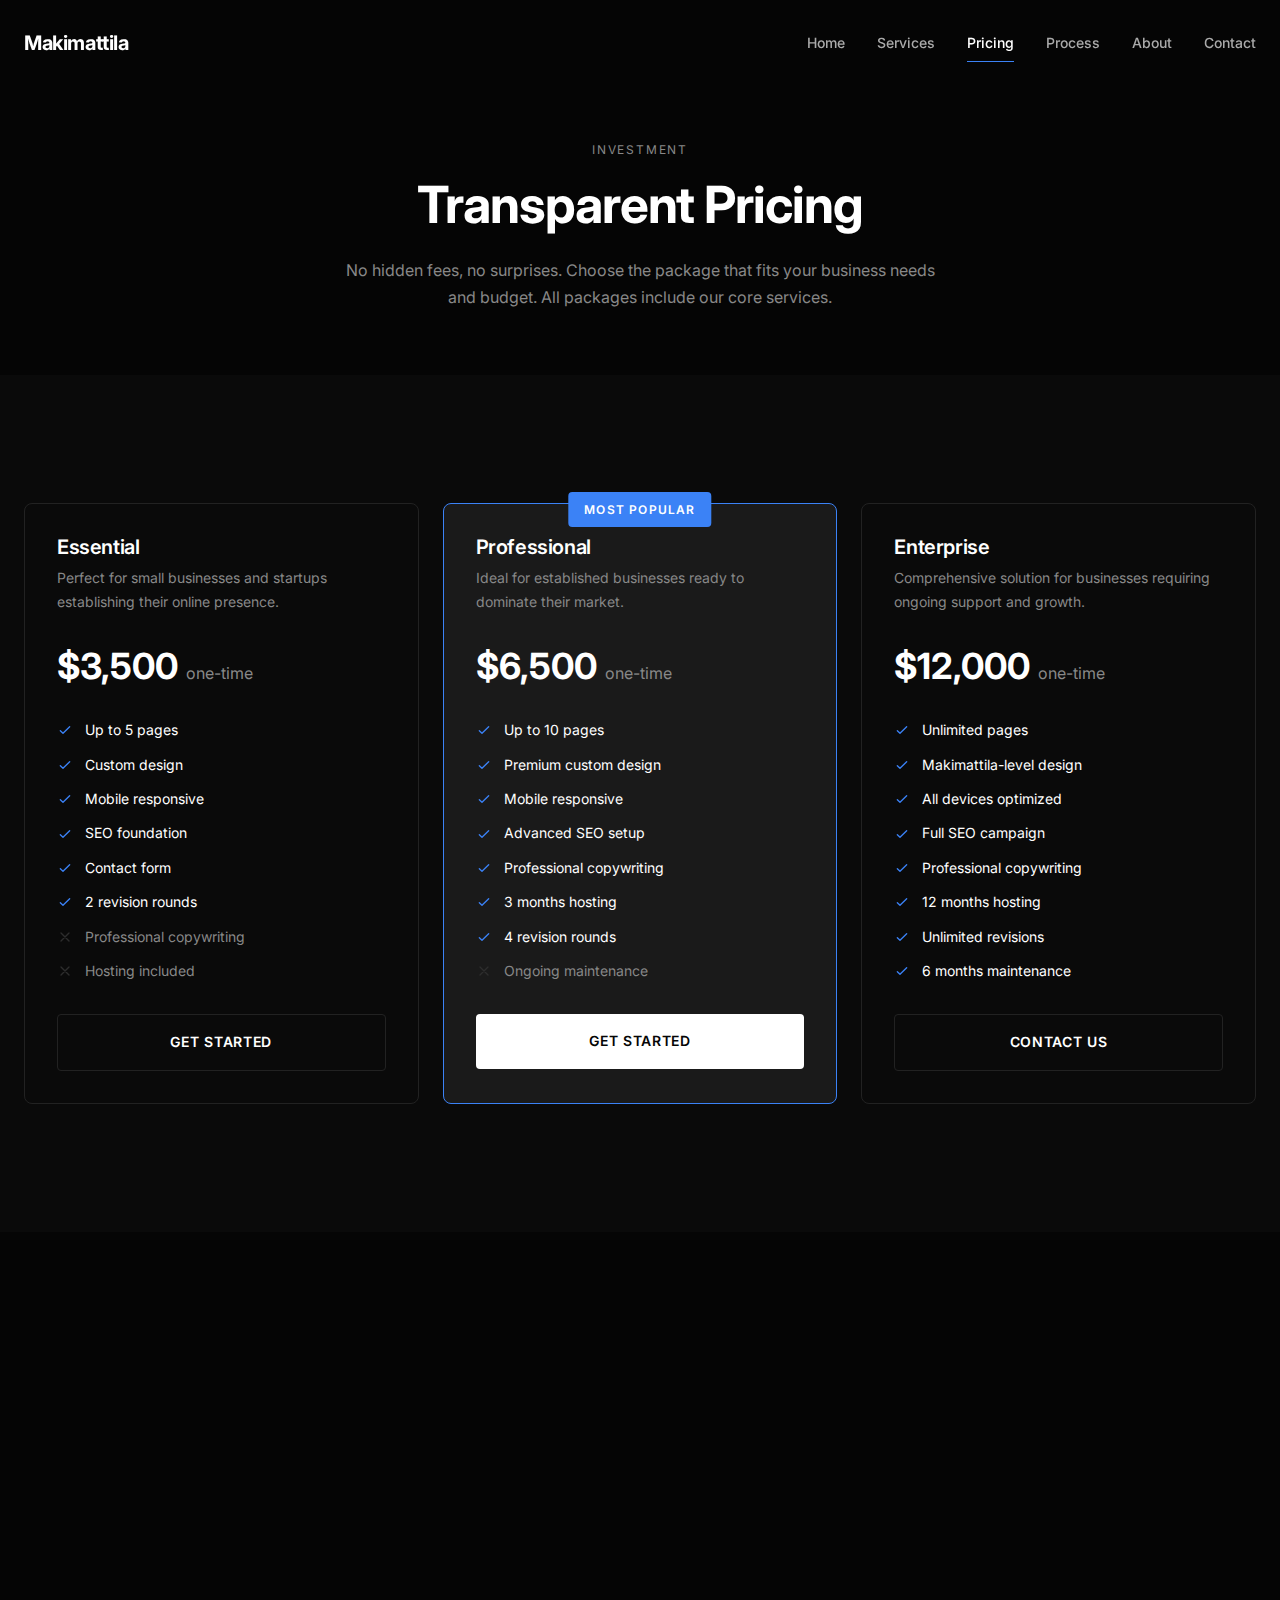
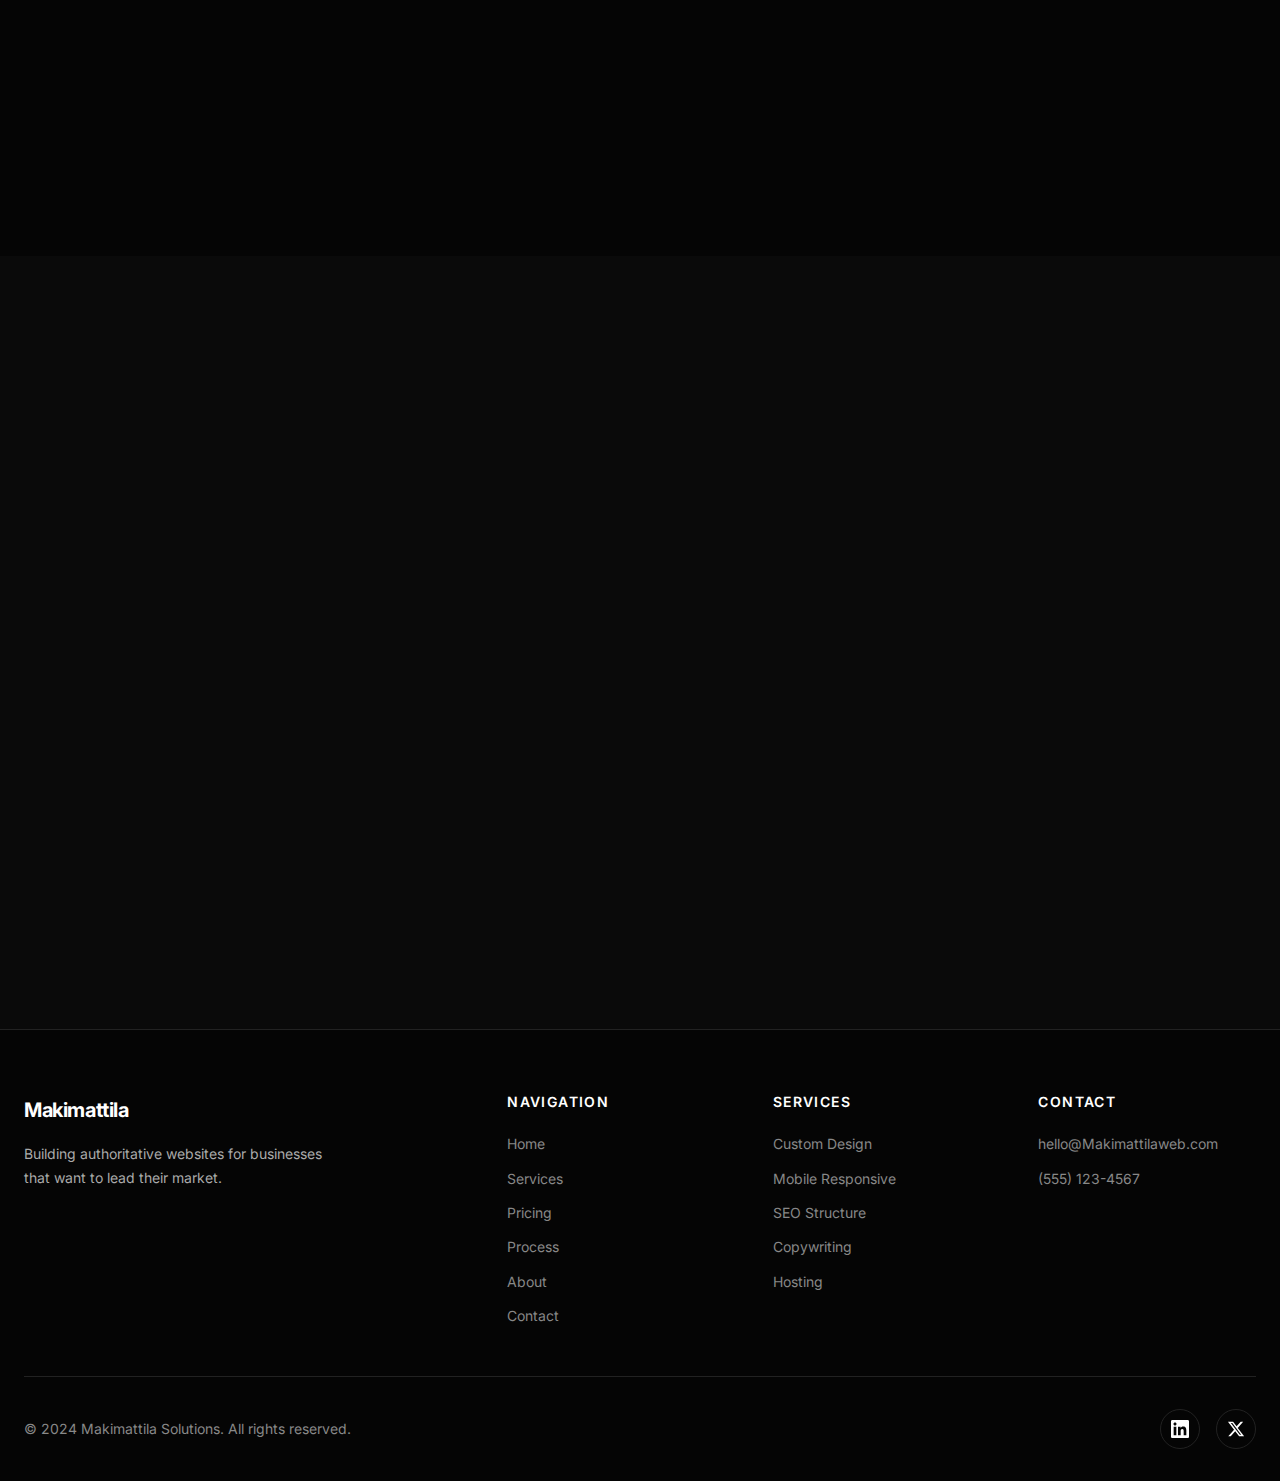
<file: pricing.html>
<!DOCTYPE html>
<html lang="en">
<head>
    <meta charset="UTF-8">
    <meta name="viewport" content="width=device-width, initial-scale=1.0">
    <title>Pricing | Makimattila Solutions</title>
    <meta name="description" content="Transparent pricing for professional websites. Choose from Essential, Professional, or Enterprise packages.">
    
    <!-- Fonts -->
    <link rel="preconnect" href="https://fonts.googleapis.com">
    <link rel="preconnect" href="https://fonts.gstatic.com" crossorigin>
    <link href="https://fonts.googleapis.com/css2?family=Inter:wght@400;500;600;700&display=swap" rel="stylesheet">
    
    <!-- Styles -->
    <link rel="stylesheet" href="css/main.css">
</head>
<body>
    <!-- Header -->
    <header class="header">
        <div class="container">
            <div class="header-inner">
                <a href="index.html" class="logo">Makimattila</a>
                
                <nav class="nav">
                    <a href="index.html" class="nav-link">Home</a>
                    <a href="services.html" class="nav-link">Services</a>
                    <a href="pricing.html" class="nav-link active">Pricing</a>
                    <a href="process.html" class="nav-link">Process</a>
                    <a href="about.html" class="nav-link">About</a>
                    <a href="contact.html" class="nav-link">Contact</a>
                </nav>
                
                <button class="menu-toggle" aria-label="Toggle menu">
                    <span></span>
                    <span></span>
                    <span></span>
                </button>
            </div>
        </div>
    </header>

    <!-- Pricing Hero -->
    <section class="pricing-hero">
        <div class="container">
            <p class="section-label fade-in">Investment</p>
            <h1 class="section-title centered fade-in">Transparent Pricing</h1>
            <p class="text-muted fade-in" style="max-width: 600px; margin: 1.5rem auto 0;">
                No hidden fees, no surprises. Choose the package that fits your business needs 
                and budget. All packages include our core services.
            </p>
        </div>
    </section>

    <!-- Pricing Cards -->
    <section class="section section-alt">
        <div class="container">
            <div class="pricing-grid">
                <!-- Essential Package -->
                <div class="pricing-card fade-in stagger-1">
                    <h3 class="pricing-name">Essential</h3>
                    <p class="pricing-description">Perfect for small businesses and startups establishing their online presence.</p>
                    <div class="pricing-price">$3,500 <span>one-time</span></div>
                    
                    <div class="pricing-features">
                        <div class="pricing-feature">
                            <svg xmlns="http://www.w3.org/2000/svg" fill="none" viewBox="0 0 24 24" stroke="currentColor">
                                <path stroke-linecap="round" stroke-linejoin="round" stroke-width="2" d="M5 13l4 4L19 7" />
                            </svg>
                            <span>Up to 5 pages</span>
                        </div>
                        <div class="pricing-feature">
                            <svg xmlns="http://www.w3.org/2000/svg" fill="none" viewBox="0 0 24 24" stroke="currentColor">
                                <path stroke-linecap="round" stroke-linejoin="round" stroke-width="2" d="M5 13l4 4L19 7" />
                            </svg>
                            <span>Custom design</span>
                        </div>
                        <div class="pricing-feature">
                            <svg xmlns="http://www.w3.org/2000/svg" fill="none" viewBox="0 0 24 24" stroke="currentColor">
                                <path stroke-linecap="round" stroke-linejoin="round" stroke-width="2" d="M5 13l4 4L19 7" />
                            </svg>
                            <span>Mobile responsive</span>
                        </div>
                        <div class="pricing-feature">
                            <svg xmlns="http://www.w3.org/2000/svg" fill="none" viewBox="0 0 24 24" stroke="currentColor">
                                <path stroke-linecap="round" stroke-linejoin="round" stroke-width="2" d="M5 13l4 4L19 7" />
                            </svg>
                            <span>SEO foundation</span>
                        </div>
                        <div class="pricing-feature">
                            <svg xmlns="http://www.w3.org/2000/svg" fill="none" viewBox="0 0 24 24" stroke="currentColor">
                                <path stroke-linecap="round" stroke-linejoin="round" stroke-width="2" d="M5 13l4 4L19 7" />
                            </svg>
                            <span>Contact form</span>
                        </div>
                        <div class="pricing-feature">
                            <svg xmlns="http://www.w3.org/2000/svg" fill="none" viewBox="0 0 24 24" stroke="currentColor">
                                <path stroke-linecap="round" stroke-linejoin="round" stroke-width="2" d="M5 13l4 4L19 7" />
                            </svg>
                            <span>2 revision rounds</span>
                        </div>
                        <div class="pricing-feature disabled">
                            <svg xmlns="http://www.w3.org/2000/svg" fill="none" viewBox="0 0 24 24" stroke="currentColor">
                                <path stroke-linecap="round" stroke-linejoin="round" stroke-width="2" d="M6 18L18 6M6 6l12 12" />
                            </svg>
                            <span>Professional copywriting</span>
                        </div>
                        <div class="pricing-feature disabled">
                            <svg xmlns="http://www.w3.org/2000/svg" fill="none" viewBox="0 0 24 24" stroke="currentColor">
                                <path stroke-linecap="round" stroke-linejoin="round" stroke-width="2" d="M6 18L18 6M6 6l12 12" />
                            </svg>
                            <span>Hosting included</span>
                        </div>
                    </div>
                    
                    <a href="contact.html" class="btn btn-secondary" style="width: 100%;">Get Started</a>
                </div>
                
                <!-- Professional Package -->
                <div class="pricing-card featured fade-in stagger-2">
                    <span class="pricing-badge">Most Popular</span>
                    <h3 class="pricing-name">Professional</h3>
                    <p class="pricing-description">Ideal for established businesses ready to dominate their market.</p>
                    <div class="pricing-price">$6,500 <span>one-time</span></div>
                    
                    <div class="pricing-features">
                        <div class="pricing-feature">
                            <svg xmlns="http://www.w3.org/2000/svg" fill="none" viewBox="0 0 24 24" stroke="currentColor">
                                <path stroke-linecap="round" stroke-linejoin="round" stroke-width="2" d="M5 13l4 4L19 7" />
                            </svg>
                            <span>Up to 10 pages</span>
                        </div>
                        <div class="pricing-feature">
                            <svg xmlns="http://www.w3.org/2000/svg" fill="none" viewBox="0 0 24 24" stroke="currentColor">
                                <path stroke-linecap="round" stroke-linejoin="round" stroke-width="2" d="M5 13l4 4L19 7" />
                            </svg>
                            <span>Premium custom design</span>
                        </div>
                        <div class="pricing-feature">
                            <svg xmlns="http://www.w3.org/2000/svg" fill="none" viewBox="0 0 24 24" stroke="currentColor">
                                <path stroke-linecap="round" stroke-linejoin="round" stroke-width="2" d="M5 13l4 4L19 7" />
                            </svg>
                            <span>Mobile responsive</span>
                        </div>
                        <div class="pricing-feature">
                            <svg xmlns="http://www.w3.org/2000/svg" fill="none" viewBox="0 0 24 24" stroke="currentColor">
                                <path stroke-linecap="round" stroke-linejoin="round" stroke-width="2" d="M5 13l4 4L19 7" />
                            </svg>
                            <span>Advanced SEO setup</span>
                        </div>
                        <div class="pricing-feature">
                            <svg xmlns="http://www.w3.org/2000/svg" fill="none" viewBox="0 0 24 24" stroke="currentColor">
                                <path stroke-linecap="round" stroke-linejoin="round" stroke-width="2" d="M5 13l4 4L19 7" />
                            </svg>
                            <span>Professional copywriting</span>
                        </div>
                        <div class="pricing-feature">
                            <svg xmlns="http://www.w3.org/2000/svg" fill="none" viewBox="0 0 24 24" stroke="currentColor">
                                <path stroke-linecap="round" stroke-linejoin="round" stroke-width="2" d="M5 13l4 4L19 7" />
                            </svg>
                            <span>3 months hosting</span>
                        </div>
                        <div class="pricing-feature">
                            <svg xmlns="http://www.w3.org/2000/svg" fill="none" viewBox="0 0 24 24" stroke="currentColor">
                                <path stroke-linecap="round" stroke-linejoin="round" stroke-width="2" d="M5 13l4 4L19 7" />
                            </svg>
                            <span>4 revision rounds</span>
                        </div>
                        <div class="pricing-feature disabled">
                            <svg xmlns="http://www.w3.org/2000/svg" fill="none" viewBox="0 0 24 24" stroke="currentColor">
                                <path stroke-linecap="round" stroke-linejoin="round" stroke-width="2" d="M6 18L18 6M6 6l12 12" />
                            </svg>
                            <span>Ongoing maintenance</span>
                        </div>
                    </div>
                    
                    <a href="contact.html" class="btn btn-primary" style="width: 100%;">Get Started</a>
                </div>
                
                <!-- Enterprise Package -->
                <div class="pricing-card fade-in stagger-3">
                    <h3 class="pricing-name">Enterprise</h3>
                    <p class="pricing-description">Comprehensive solution for businesses requiring ongoing support and growth.</p>
                    <div class="pricing-price">$12,000 <span>one-time</span></div>
                    
                    <div class="pricing-features">
                        <div class="pricing-feature">
                            <svg xmlns="http://www.w3.org/2000/svg" fill="none" viewBox="0 0 24 24" stroke="currentColor">
                                <path stroke-linecap="round" stroke-linejoin="round" stroke-width="2" d="M5 13l4 4L19 7" />
                            </svg>
                            <span>Unlimited pages</span>
                        </div>
                        <div class="pricing-feature">
                            <svg xmlns="http://www.w3.org/2000/svg" fill="none" viewBox="0 0 24 24" stroke="currentColor">
                                <path stroke-linecap="round" stroke-linejoin="round" stroke-width="2" d="M5 13l4 4L19 7" />
                            </svg>
                            <span>Makimattila-level design</span>
                        </div>
                        <div class="pricing-feature">
                            <svg xmlns="http://www.w3.org/2000/svg" fill="none" viewBox="0 0 24 24" stroke="currentColor">
                                <path stroke-linecap="round" stroke-linejoin="round" stroke-width="2" d="M5 13l4 4L19 7" />
                            </svg>
                            <span>All devices optimized</span>
                        </div>
                        <div class="pricing-feature">
                            <svg xmlns="http://www.w3.org/2000/svg" fill="none" viewBox="0 0 24 24" stroke="currentColor">
                                <path stroke-linecap="round" stroke-linejoin="round" stroke-width="2" d="M5 13l4 4L19 7" />
                            </svg>
                            <span>Full SEO campaign</span>
                        </div>
                        <div class="pricing-feature">
                            <svg xmlns="http://www.w3.org/2000/svg" fill="none" viewBox="0 0 24 24" stroke="currentColor">
                                <path stroke-linecap="round" stroke-linejoin="round" stroke-width="2" d="M5 13l4 4L19 7" />
                            </svg>
                            <span>Professional copywriting</span>
                        </div>
                        <div class="pricing-feature">
                            <svg xmlns="http://www.w3.org/2000/svg" fill="none" viewBox="0 0 24 24" stroke="currentColor">
                                <path stroke-linecap="round" stroke-linejoin="round" stroke-width="2" d="M5 13l4 4L19 7" />
                            </svg>
                            <span>12 months hosting</span>
                        </div>
                        <div class="pricing-feature">
                            <svg xmlns="http://www.w3.org/2000/svg" fill="none" viewBox="0 0 24 24" stroke="currentColor">
                                <path stroke-linecap="round" stroke-linejoin="round" stroke-width="2" d="M5 13l4 4L19 7" />
                            </svg>
                            <span>Unlimited revisions</span>
                        </div>
                        <div class="pricing-feature">
                            <svg xmlns="http://www.w3.org/2000/svg" fill="none" viewBox="0 0 24 24" stroke="currentColor">
                                <path stroke-linecap="round" stroke-linejoin="round" stroke-width="2" d="M5 13l4 4L19 7" />
                            </svg>
                            <span>6 months maintenance</span>
                        </div>
                    </div>
                    
                    <a href="contact.html" class="btn btn-secondary" style="width: 100%;">Contact Us</a>
                </div>
            </div>
        </div>
    </section>

    <!-- Additional Info -->
    <section class="section">
        <div class="container">
            <div class="section-header fade-in">
                <p class="section-label">Common Questions</p>
                <h2 class="section-title">What to Expect</h2>
            </div>
            
            <div class="benefits-grid">
                <div class="benefit-item fade-in stagger-1">
                    <span class="benefit-number">01</span>
                    <div class="benefit-content">
                        <h3>No Hidden Fees</h3>
                        <p>The price you see is the price you pay. We provide detailed quotes upfront with no surprise charges during the project.</p>
                    </div>
                </div>
                
                <div class="benefit-item fade-in stagger-2">
                    <span class="benefit-number">02</span>
                    <div class="benefit-content">
                        <h3>Payment Schedule</h3>
                        <p>We typically structure payments as 50% deposit to begin, 25% at design approval, and 25% upon launch.</p>
                    </div>
                </div>
                
                <div class="benefit-item fade-in stagger-3">
                    <span class="benefit-number">03</span>
                    <div class="benefit-content">
                        <h3>Timeline</h3>
                        <p>Most projects are completed within 4-8 weeks depending on complexity and revision rounds needed.</p>
                    </div>
                </div>
                
                <div class="benefit-item fade-in stagger-4">
                    <span class="benefit-number">04</span>
                    <div class="benefit-content">
                        <h3>Ownership</h3>
                        <p>You own everything we create. Upon final payment, all design files, code, and assets are transferred to you.</p>
                    </div>
                </div>
            </div>
        </div>
    </section>

    <!-- CTA Section -->
    <section class="section section-alt">
        <div class="container">
            <div class="cta-section fade-in">
                <h2 class="cta-title">Not Sure Which Package?</h2>
                <p class="cta-subtitle">
                    Schedule a free consultation and we'll help you determine 
                    the best solution for your business goals.
                </p>
                <a href="contact.html" class="btn btn-primary btn-large">Schedule a Call</a>
            </div>
        </div>
    </section>

    <!-- Footer -->
    <footer class="footer">
        <div class="container">
            <div class="footer-grid">
                <div class="footer-brand">
                    <a href="index.html" class="logo">Makimattila</a>
                    <p>Building authoritative websites for businesses that want to lead their market.</p>
                </div>
                
                <div class="footer-nav">
                    <h4 class="footer-title">Navigation</h4>
                    <div class="footer-links">
                        <a href="index.html">Home</a>
                        <a href="services.html">Services</a>
                        <a href="pricing.html">Pricing</a>
                        <a href="process.html">Process</a>
                        <a href="about.html">About</a>
                        <a href="contact.html">Contact</a>
                    </div>
                </div>
                
                <div class="footer-services">
                    <h4 class="footer-title">Services</h4>
                    <div class="footer-links">
                        <a href="services.html">Custom Design</a>
                        <a href="services.html">Mobile Responsive</a>
                        <a href="services.html">SEO Structure</a>
                        <a href="services.html">Copywriting</a>
                        <a href="services.html">Hosting</a>
                    </div>
                </div>
                
                <div class="footer-contact">
                    <h4 class="footer-title">Contact</h4>
                    <div class="footer-links">
                        <a href="mailto:hello@Makimattilaweb.com">hello@Makimattilaweb.com</a>
                        <a href="tel:+15551234567">(555) 123-4567</a>
                    </div>
                </div>
            </div>
            
            <div class="footer-bottom">
                <p class="footer-copyright">&copy; 2024 Makimattila Solutions. All rights reserved.</p>
                <div class="footer-socials">
                    <a href="#" aria-label="LinkedIn">
                        <svg xmlns="http://www.w3.org/2000/svg" fill="currentColor" viewBox="0 0 24 24">
                            <path d="M20.447 20.452h-3.554v-5.569c0-1.328-.027-3.037-1.852-3.037-1.853 0-2.136 1.445-2.136 2.939v5.667H9.351V9h3.414v1.561h.046c.477-.9 1.637-1.85 3.37-1.85 3.601 0 4.267 2.37 4.267 5.455v6.286zM5.337 7.433c-1.144 0-2.063-.926-2.063-2.065 0-1.138.92-2.063 2.063-2.063 1.14 0 2.064.925 2.064 2.063 0 1.139-.925 2.065-2.064 2.065zm1.782 13.019H3.555V9h3.564v11.452zM22.225 0H1.771C.792 0 0 .774 0 1.729v20.542C0 23.227.792 24 1.771 24h20.451C23.2 24 24 23.227 24 22.271V1.729C24 .774 23.2 0 22.222 0h.003z"/>
                        </svg>
                    </a>
                    <a href="#" aria-label="Twitter">
                        <svg xmlns="http://www.w3.org/2000/svg" fill="currentColor" viewBox="0 0 24 24">
                            <path d="M18.244 2.25h3.308l-7.227 8.26 8.502 11.24H16.17l-5.214-6.817L4.99 21.75H1.68l7.73-8.835L1.254 2.25H8.08l4.713 6.231zm-1.161 17.52h1.833L7.084 4.126H5.117z"/>
                        </svg>
                    </a>
                </div>
            </div>
        </div>
    </footer>

    <!-- Scripts -->
    <script src="js/main.js"></script>
</body>
</html>
</file>
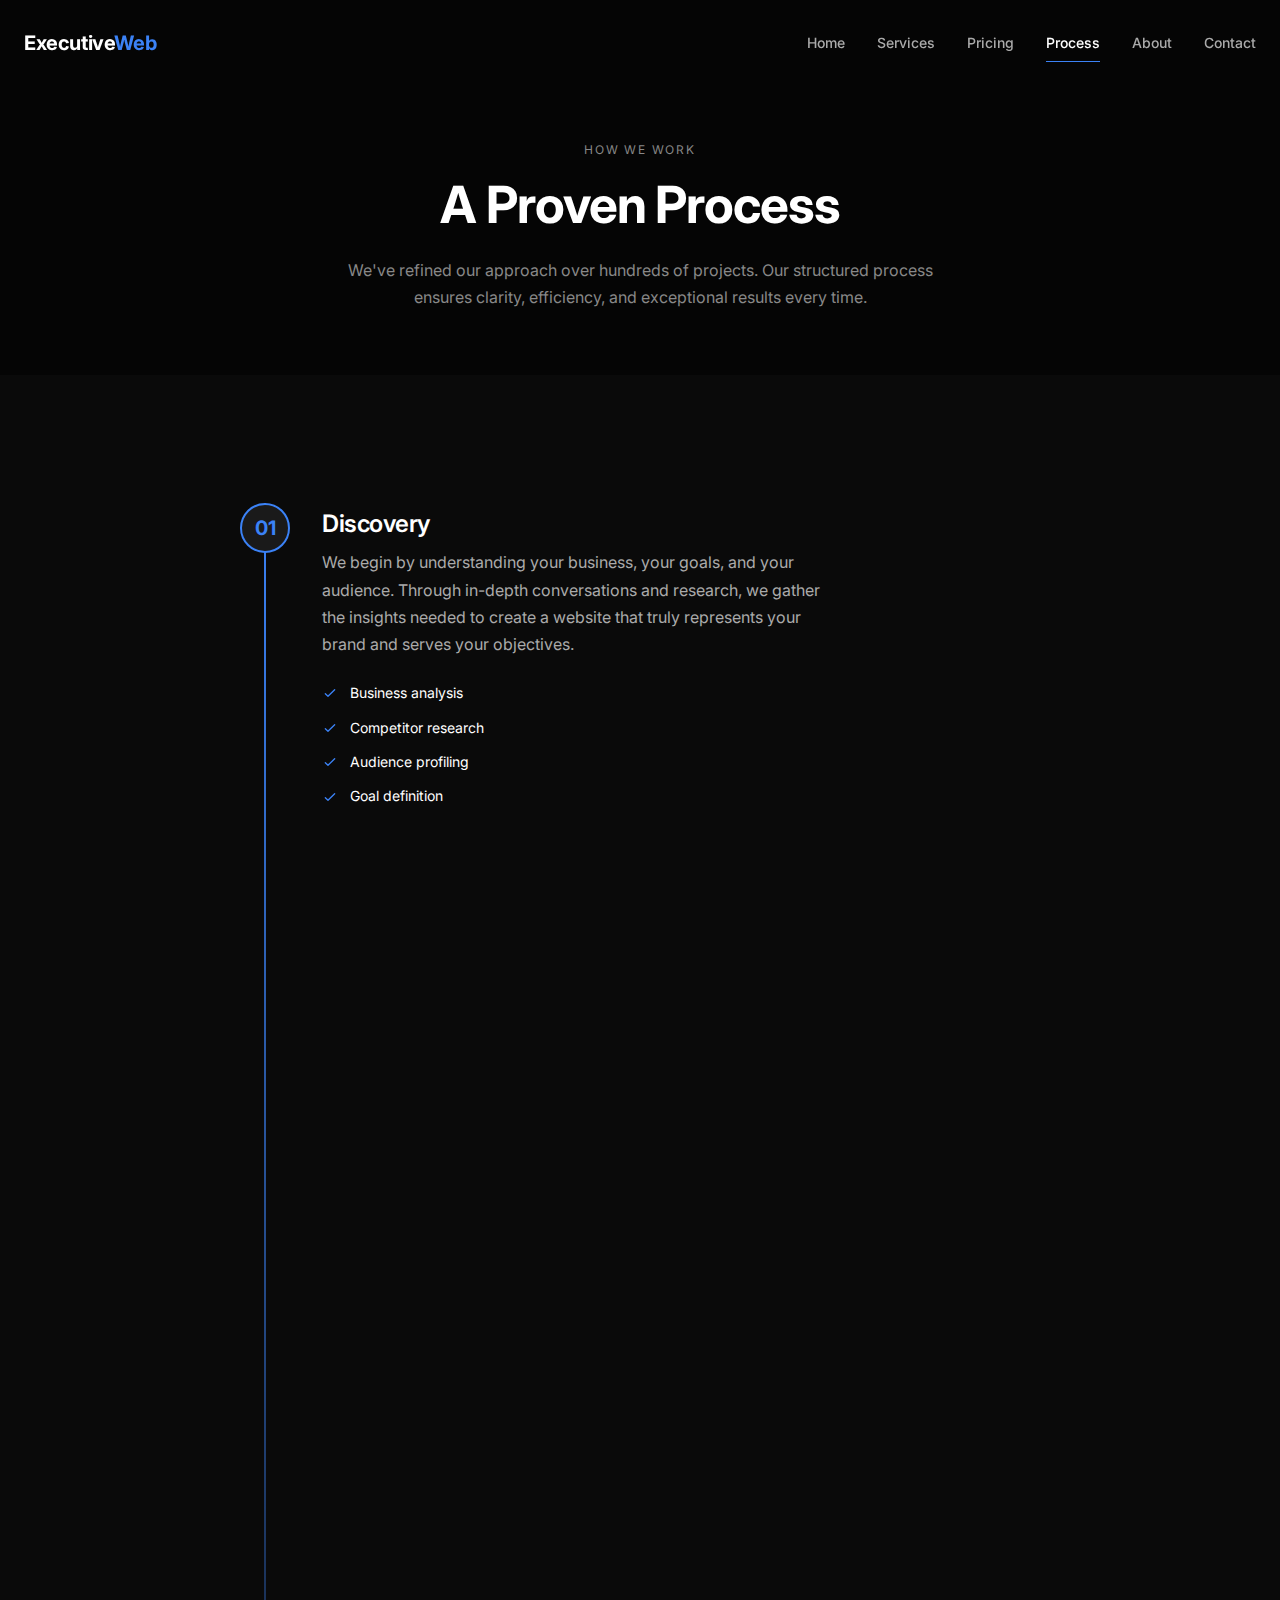
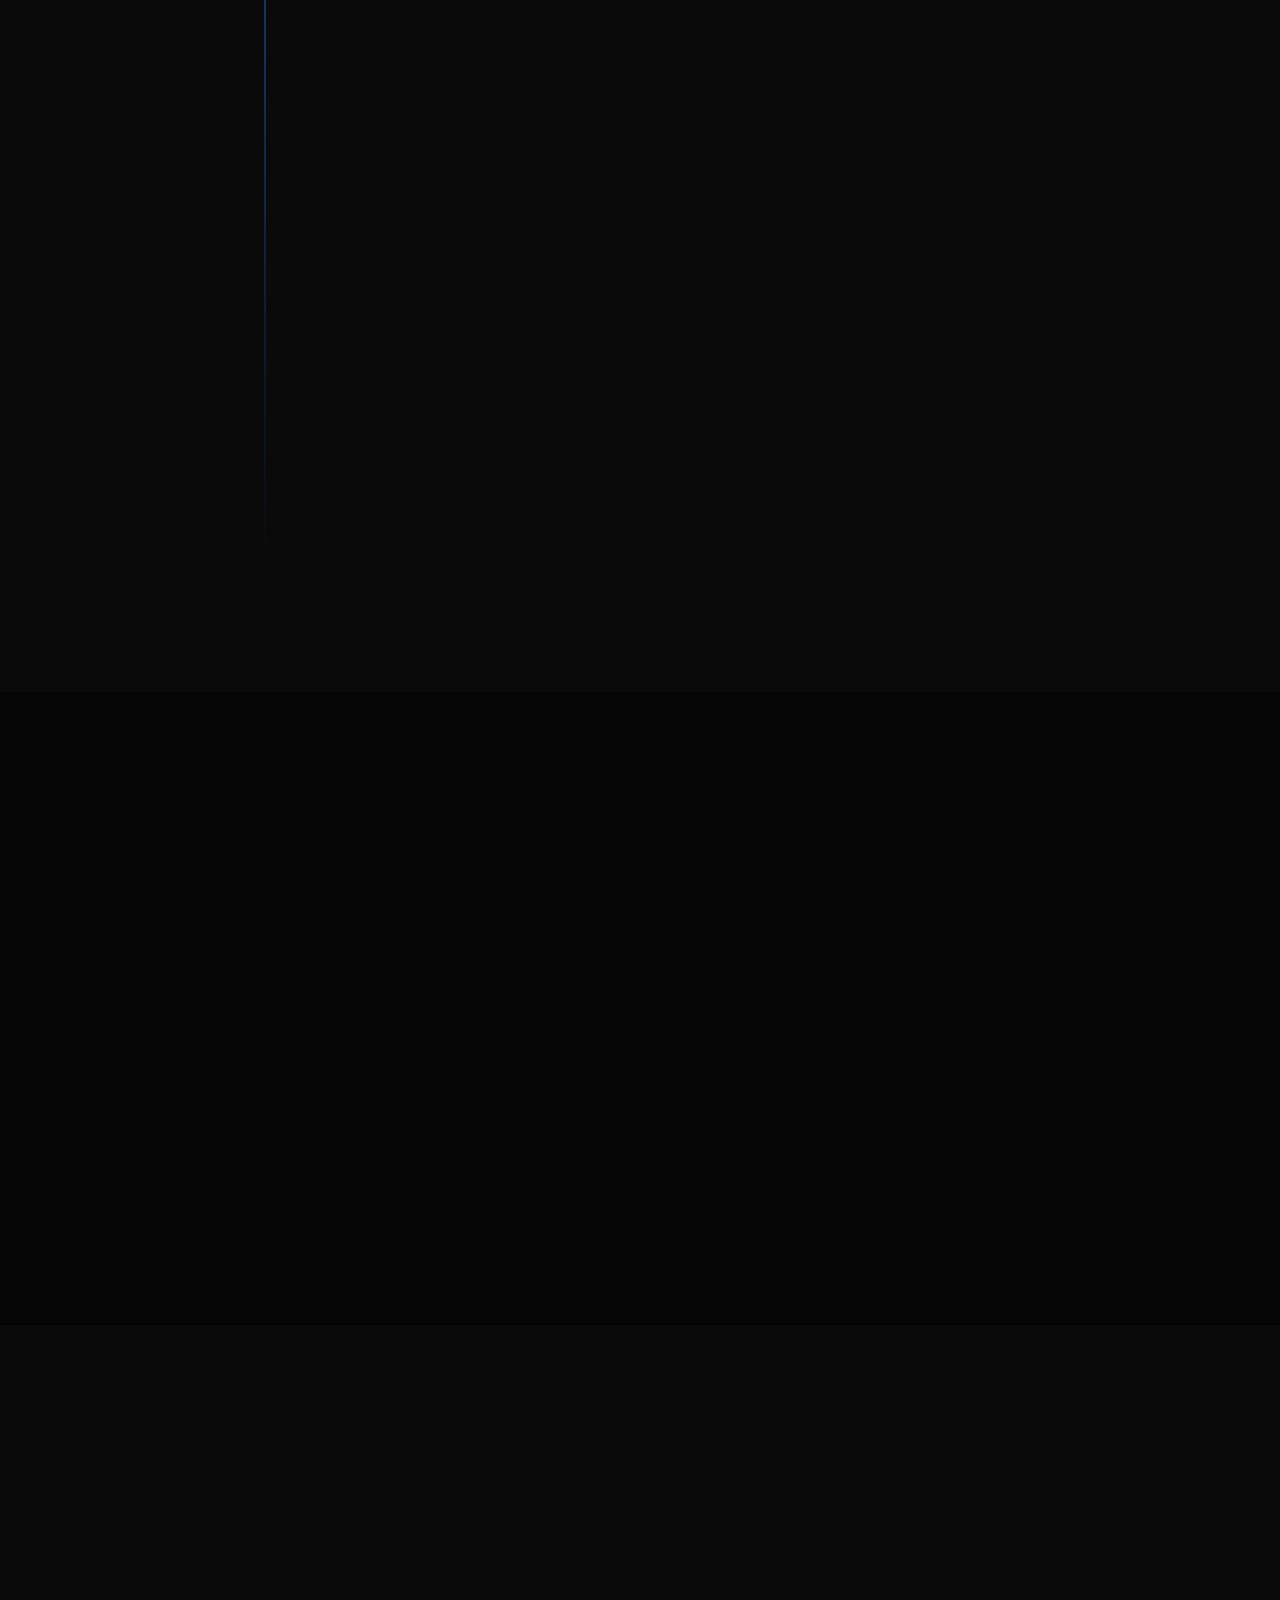
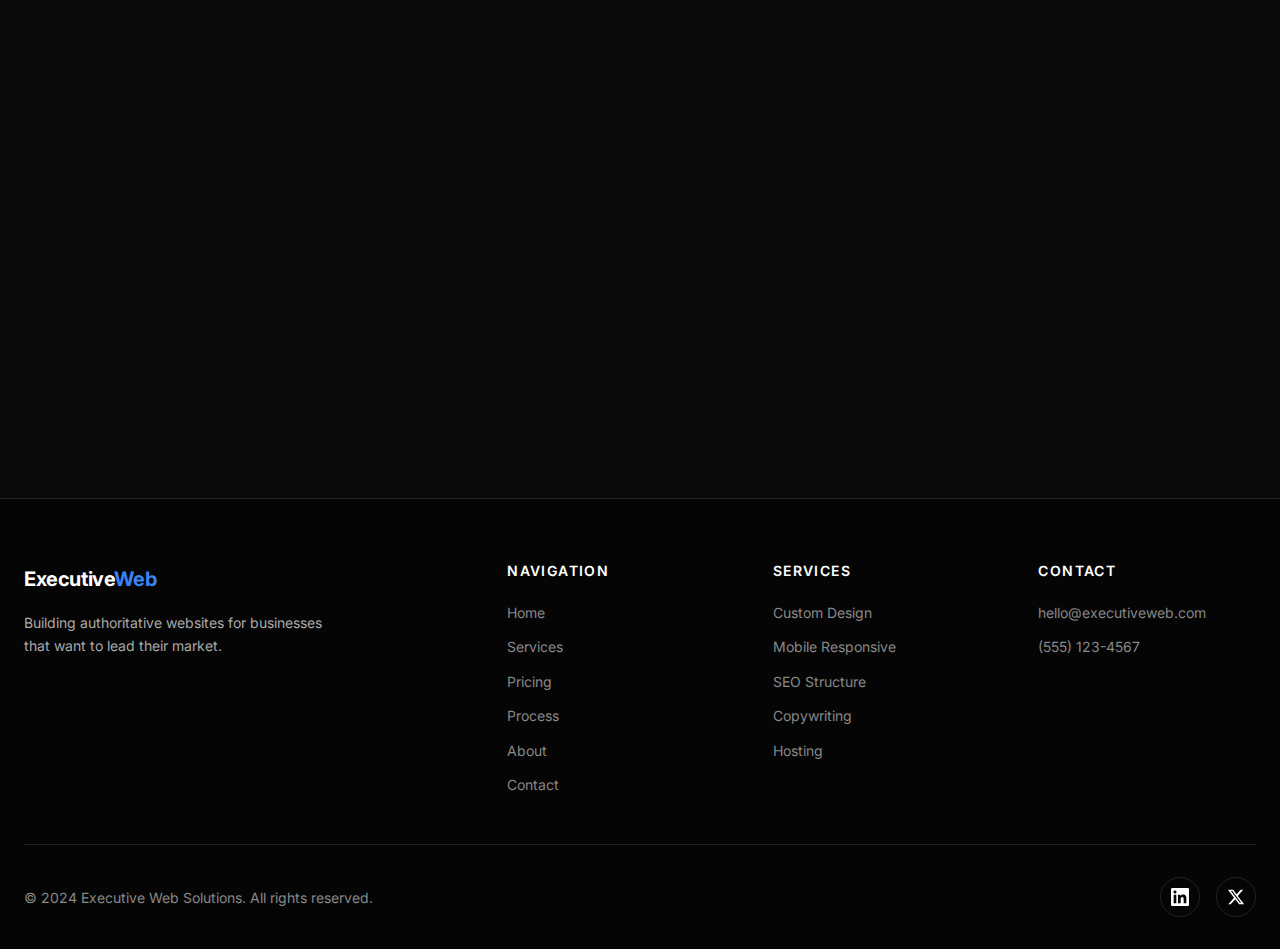
<file: process.html>
<!DOCTYPE html>
<html lang="en">
<head>
    <meta charset="UTF-8">
    <meta name="viewport" content="width=device-width, initial-scale=1.0">
    <title>Our Process | Executive Web Solutions</title>
    <meta name="description" content="Our proven 5-step process ensures a smooth journey from discovery to launch. Professional web development methodology.">
    
    <!-- Fonts -->
    <link rel="preconnect" href="https://fonts.googleapis.com">
    <link rel="preconnect" href="https://fonts.gstatic.com" crossorigin>
    <link href="https://fonts.googleapis.com/css2?family=Inter:wght@400;500;600;700&display=swap" rel="stylesheet">
    
    <!-- Styles -->
    <link rel="stylesheet" href="css/styles.css">
</head>
<body>
    <!-- Header -->
    <header class="header">
        <div class="container">
            <div class="header-inner">
                <a href="index.html" class="logo">Executive<span>Web</span></a>
                
                <nav class="nav">
                    <a href="index.html" class="nav-link">Home</a>
                    <a href="services.html" class="nav-link">Services</a>
                    <a href="pricing.html" class="nav-link">Pricing</a>
                    <a href="process.html" class="nav-link active">Process</a>
                    <a href="about.html" class="nav-link">About</a>
                    <a href="contact.html" class="nav-link">Contact</a>
                </nav>
                
                <button class="menu-toggle" aria-label="Toggle menu">
                    <span></span>
                    <span></span>
                    <span></span>
                </button>
            </div>
        </div>
    </header>

    <!-- Process Hero -->
    <section class="process-hero">
        <div class="container">
            <p class="section-label fade-in">How We Work</p>
            <h1 class="section-title centered fade-in">A Proven Process</h1>
            <p class="text-muted fade-in" style="max-width: 600px; margin: 1.5rem auto 0;">
                We've refined our approach over hundreds of projects. 
                Our structured process ensures clarity, efficiency, and exceptional results every time.
            </p>
        </div>
    </section>

    <!-- Process Timeline -->
    <section class="section section-alt">
        <div class="container">
            <div class="process-timeline">
                <!-- Step 1 -->
                <div class="process-step fade-in">
                    <div class="process-number">01</div>
                    <div class="process-content">
                        <h3>Discovery</h3>
                        <p>We begin by understanding your business, your goals, and your audience. Through in-depth conversations and research, we gather the insights needed to create a website that truly represents your brand and serves your objectives.</p>
                        <div class="service-features" style="margin-top: 1.5rem;">
                            <div class="service-feature">
                                <svg xmlns="http://www.w3.org/2000/svg" fill="none" viewBox="0 0 24 24" stroke="currentColor">
                                    <path stroke-linecap="round" stroke-linejoin="round" stroke-width="2" d="M5 13l4 4L19 7" />
                                </svg>
                                <span>Business analysis</span>
                            </div>
                            <div class="service-feature">
                                <svg xmlns="http://www.w3.org/2000/svg" fill="none" viewBox="0 0 24 24" stroke="currentColor">
                                    <path stroke-linecap="round" stroke-linejoin="round" stroke-width="2" d="M5 13l4 4L19 7" />
                                </svg>
                                <span>Competitor research</span>
                            </div>
                            <div class="service-feature">
                                <svg xmlns="http://www.w3.org/2000/svg" fill="none" viewBox="0 0 24 24" stroke="currentColor">
                                    <path stroke-linecap="round" stroke-linejoin="round" stroke-width="2" d="M5 13l4 4L19 7" />
                                </svg>
                                <span>Audience profiling</span>
                            </div>
                            <div class="service-feature">
                                <svg xmlns="http://www.w3.org/2000/svg" fill="none" viewBox="0 0 24 24" stroke="currentColor">
                                    <path stroke-linecap="round" stroke-linejoin="round" stroke-width="2" d="M5 13l4 4L19 7" />
                                </svg>
                                <span>Goal definition</span>
                            </div>
                        </div>
                    </div>
                </div>
                
                <!-- Step 2 -->
                <div class="process-step fade-in">
                    <div class="process-number">02</div>
                    <div class="process-content">
                        <h3>Design</h3>
                        <p>With a clear understanding of your needs, we create the visual direction for your website. This includes wireframes, mockups, and a comprehensive design system that ensures consistency across every page.</p>
                        <div class="service-features" style="margin-top: 1.5rem;">
                            <div class="service-feature">
                                <svg xmlns="http://www.w3.org/2000/svg" fill="none" viewBox="0 0 24 24" stroke="currentColor">
                                    <path stroke-linecap="round" stroke-linejoin="round" stroke-width="2" d="M5 13l4 4L19 7" />
                                </svg>
                                <span>Wireframing</span>
                            </div>
                            <div class="service-feature">
                                <svg xmlns="http://www.w3.org/2000/svg" fill="none" viewBox="0 0 24 24" stroke="currentColor">
                                    <path stroke-linecap="round" stroke-linejoin="round" stroke-width="2" d="M5 13l4 4L19 7" />
                                </svg>
                                <span>Visual design</span>
                            </div>
                            <div class="service-feature">
                                <svg xmlns="http://www.w3.org/2000/svg" fill="none" viewBox="0 0 24 24" stroke="currentColor">
                                    <path stroke-linecap="round" stroke-linejoin="round" stroke-width="2" d="M5 13l4 4L19 7" />
                                </svg>
                                <span>Design system</span>
                            </div>
                            <div class="service-feature">
                                <svg xmlns="http://www.w3.org/2000/svg" fill="none" viewBox="0 0 24 24" stroke="currentColor">
                                    <path stroke-linecap="round" stroke-linejoin="round" stroke-width="2" d="M5 13l4 4L19 7" />
                                </svg>
                                <span>Client feedback</span>
                            </div>
                        </div>
                    </div>
                </div>
                
                <!-- Step 3 -->
                <div class="process-step fade-in">
                    <div class="process-number">03</div>
                    <div class="process-content">
                        <h3>Development</h3>
                        <p>Once designs are approved, our development team brings them to life. We write clean, efficient code that ensures your website is fast, secure, and built to scale. Every line is crafted with performance and maintainability in mind.</p>
                        <div class="service-features" style="margin-top: 1.5rem;">
                            <div class="service-feature">
                                <svg xmlns="http://www.w3.org/2000/svg" fill="none" viewBox="0 0 24 24" stroke="currentColor">
                                    <path stroke-linecap="round" stroke-linejoin="round" stroke-width="2" d="M5 13l4 4L19 7" />
                                </svg>
                                <span>Clean code</span>
                            </div>
                            <div class="service-feature">
                                <svg xmlns="http://www.w3.org/2000/svg" fill="none" viewBox="0 0 24 24" stroke="currentColor">
                                    <path stroke-linecap="round" stroke-linejoin="round" stroke-width="2" d="M5 13l4 4L19 7" />
                                </svg>
                                <span>Responsive implementation</span>
                            </div>
                            <div class="service-feature">
                                <svg xmlns="http://www.w3.org/2000/svg" fill="none" viewBox="0 0 24 24" stroke="currentColor">
                                    <path stroke-linecap="round" stroke-linejoin="round" stroke-width="2" d="M5 13l4 4L19 7" />
                                </svg>
                                <span>SEO optimization</span>
                            </div>
                            <div class="service-feature">
                                <svg xmlns="http://www.w3.org/2000/svg" fill="none" viewBox="0 0 24 24" stroke="currentColor">
                                    <path stroke-linecap="round" stroke-linejoin="round" stroke-width="2" d="M5 13l4 4L19 7" />
                                </svg>
                                <span>Performance tuning</span>
                            </div>
                        </div>
                    </div>
                </div>
                
                <!-- Step 4 -->
                <div class="process-step fade-in">
                    <div class="process-number">04</div>
                    <div class="process-content">
                        <h3>Review</h3>
                        <p>Before launch, we conduct thorough testing and quality assurance. We review every page, test all functionality, and ensure your website performs flawlessly across all devices and browsers.</p>
                        <div class="service-features" style="margin-top: 1.5rem;">
                            <div class="service-feature">
                                <svg xmlns="http://www.w3.org/2000/svg" fill="none" viewBox="0 0 24 24" stroke="currentColor">
                                    <path stroke-linecap="round" stroke-linejoin="round" stroke-width="2" d="M5 13l4 4L19 7" />
                                </svg>
                                <span>Cross-browser testing</span>
                            </div>
                            <div class="service-feature">
                                <svg xmlns="http://www.w3.org/2000/svg" fill="none" viewBox="0 0 24 24" stroke="currentColor">
                                    <path stroke-linecap="round" stroke-linejoin="round" stroke-width="2" d="M5 13l4 4L19 7" />
                                </svg>
                                <span>Mobile verification</span>
                            </div>
                            <div class="service-feature">
                                <svg xmlns="http://www.w3.org/2000/svg" fill="none" viewBox="0 0 24 24" stroke="currentColor">
                                    <path stroke-linecap="round" stroke-linejoin="round" stroke-width="2" d="M5 13l4 4L19 7" />
                                </svg>
                                <span>Speed optimization</span>
                            </div>
                            <div class="service-feature">
                                <svg xmlns="http://www.w3.org/2000/svg" fill="none" viewBox="0 0 24 24" stroke="currentColor">
                                    <path stroke-linecap="round" stroke-linejoin="round" stroke-width="2" d="M5 13l4 4L19 7" />
                                </svg>
                                <span>Final revisions</span>
                            </div>
                        </div>
                    </div>
                </div>
                
                <!-- Step 5 -->
                <div class="process-step fade-in">
                    <div class="process-number">05</div>
                    <div class="process-content">
                        <h3>Launch</h3>
                        <p>When everything is perfect, we launch your website to the world. We handle the technical details, ensure a smooth transition, and provide training so you can manage your new site with confidence.</p>
                        <div class="service-features" style="margin-top: 1.5rem;">
                            <div class="service-feature">
                                <svg xmlns="http://www.w3.org/2000/svg" fill="none" viewBox="0 0 24 24" stroke="currentColor">
                                    <path stroke-linecap="round" stroke-linejoin="round" stroke-width="2" d="M5 13l4 4L19 7" />
                                </svg>
                                <span>Domain setup</span>
                            </div>
                            <div class="service-feature">
                                <svg xmlns="http://www.w3.org/2000/svg" fill="none" viewBox="0 0 24 24" stroke="currentColor">
                                    <path stroke-linecap="round" stroke-linejoin="round" stroke-width="2" d="M5 13l4 4L19 7" />
                                </svg>
                                <span>SSL configuration</span>
                            </div>
                            <div class="service-feature">
                                <svg xmlns="http://www.w3.org/2000/svg" fill="none" viewBox="0 0 24 24" stroke="currentColor">
                                    <path stroke-linecap="round" stroke-linejoin="round" stroke-width="2" d="M5 13l4 4L19 7" />
                                </svg>
                                <span>Analytics setup</span>
                            </div>
                            <div class="service-feature">
                                <svg xmlns="http://www.w3.org/2000/svg" fill="none" viewBox="0 0 24 24" stroke="currentColor">
                                    <path stroke-linecap="round" stroke-linejoin="round" stroke-width="2" d="M5 13l4 4L19 7" />
                                </svg>
                                <span>Client training</span>
                            </div>
                        </div>
                    </div>
                </div>
            </div>
        </div>
    </section>

    <!-- Timeline Info -->
    <section class="section">
        <div class="container">
            <div class="section-header fade-in">
                <p class="section-label">Timeline</p>
                <h2 class="section-title">Typical Project Duration</h2>
            </div>
            
            <div class="audience-grid">
                <div class="audience-card fade-in stagger-1">
                    <div class="audience-icon">
                        <svg xmlns="http://www.w3.org/2000/svg" fill="none" viewBox="0 0 24 24" stroke="currentColor">
                            <path stroke-linecap="round" stroke-linejoin="round" stroke-width="2" d="M12 8v4l3 3m6-3a9 9 0 11-18 0 9 9 0 0118 0z" />
                        </svg>
                    </div>
                    <h3>4-6 Weeks</h3>
                    <p>Essential package projects typically complete within 4-6 weeks from kickoff to launch.</p>
                </div>
                
                <div class="audience-card fade-in stagger-2">
                    <div class="audience-icon">
                        <svg xmlns="http://www.w3.org/2000/svg" fill="none" viewBox="0 0 24 24" stroke="currentColor">
                            <path stroke-linecap="round" stroke-linejoin="round" stroke-width="2" d="M12 8v4l3 3m6-3a9 9 0 11-18 0 9 9 0 0118 0z" />
                        </svg>
                    </div>
                    <h3>6-8 Weeks</h3>
                    <p>Professional package projects with copywriting typically take 6-8 weeks to complete.</p>
                </div>
                
                <div class="audience-card fade-in stagger-3">
                    <div class="audience-icon">
                        <svg xmlns="http://www.w3.org/2000/svg" fill="none" viewBox="0 0 24 24" stroke="currentColor">
                            <path stroke-linecap="round" stroke-linejoin="round" stroke-width="2" d="M12 8v4l3 3m6-3a9 9 0 11-18 0 9 9 0 0118 0z" />
                        </svg>
                    </div>
                    <h3>8-12 Weeks</h3>
                    <p>Enterprise projects with extensive functionality may require 8-12 weeks for full completion.</p>
                </div>
            </div>
        </div>
    </section>

    <!-- CTA Section -->
    <section class="section section-alt">
        <div class="container">
            <div class="cta-section fade-in">
                <h2 class="cta-title">Ready to Begin?</h2>
                <p class="cta-subtitle">
                    Let's start with a conversation about your business 
                    and how we can help you achieve your goals.
                </p>
                <a href="contact.html" class="btn btn-primary btn-large">Start Your Project</a>
            </div>
        </div>
    </section>

    <!-- Footer -->
    <footer class="footer">
        <div class="container">
            <div class="footer-grid">
                <div class="footer-brand">
                    <a href="index.html" class="logo">Executive<span>Web</span></a>
                    <p>Building authoritative websites for businesses that want to lead their market.</p>
                </div>
                
                <div class="footer-nav">
                    <h4 class="footer-title">Navigation</h4>
                    <div class="footer-links">
                        <a href="index.html">Home</a>
                        <a href="services.html">Services</a>
                        <a href="pricing.html">Pricing</a>
                        <a href="process.html">Process</a>
                        <a href="about.html">About</a>
                        <a href="contact.html">Contact</a>
                    </div>
                </div>
                
                <div class="footer-services">
                    <h4 class="footer-title">Services</h4>
                    <div class="footer-links">
                        <a href="services.html">Custom Design</a>
                        <a href="services.html">Mobile Responsive</a>
                        <a href="services.html">SEO Structure</a>
                        <a href="services.html">Copywriting</a>
                        <a href="services.html">Hosting</a>
                    </div>
                </div>
                
                <div class="footer-contact">
                    <h4 class="footer-title">Contact</h4>
                    <div class="footer-links">
                        <a href="mailto:hello@executiveweb.com">hello@executiveweb.com</a>
                        <a href="tel:+15551234567">(555) 123-4567</a>
                    </div>
                </div>
            </div>
            
            <div class="footer-bottom">
                <p class="footer-copyright">&copy; 2024 Executive Web Solutions. All rights reserved.</p>
                <div class="footer-socials">
                    <a href="#" aria-label="LinkedIn">
                        <svg xmlns="http://www.w3.org/2000/svg" fill="currentColor" viewBox="0 0 24 24">
                            <path d="M20.447 20.452h-3.554v-5.569c0-1.328-.027-3.037-1.852-3.037-1.853 0-2.136 1.445-2.136 2.939v5.667H9.351V9h3.414v1.561h.046c.477-.9 1.637-1.85 3.37-1.85 3.601 0 4.267 2.37 4.267 5.455v6.286zM5.337 7.433c-1.144 0-2.063-.926-2.063-2.065 0-1.138.92-2.063 2.063-2.063 1.14 0 2.064.925 2.064 2.063 0 1.139-.925 2.065-2.064 2.065zm1.782 13.019H3.555V9h3.564v11.452zM22.225 0H1.771C.792 0 0 .774 0 1.729v20.542C0 23.227.792 24 1.771 24h20.451C23.2 24 24 23.227 24 22.271V1.729C24 .774 23.2 0 22.222 0h.003z"/>
                        </svg>
                    </a>
                    <a href="#" aria-label="Twitter">
                        <svg xmlns="http://www.w3.org/2000/svg" fill="currentColor" viewBox="0 0 24 24">
                            <path d="M18.244 2.25h3.308l-7.227 8.26 8.502 11.24H16.17l-5.214-6.817L4.99 21.75H1.68l7.73-8.835L1.254 2.25H8.08l4.713 6.231zm-1.161 17.52h1.833L7.084 4.126H5.117z"/>
                        </svg>
                    </a>
                </div>
            </div>
        </div>
    </footer>

    <!-- Scripts -->
    <script src="js/main.js"></script>
</body>
</html>
</file>
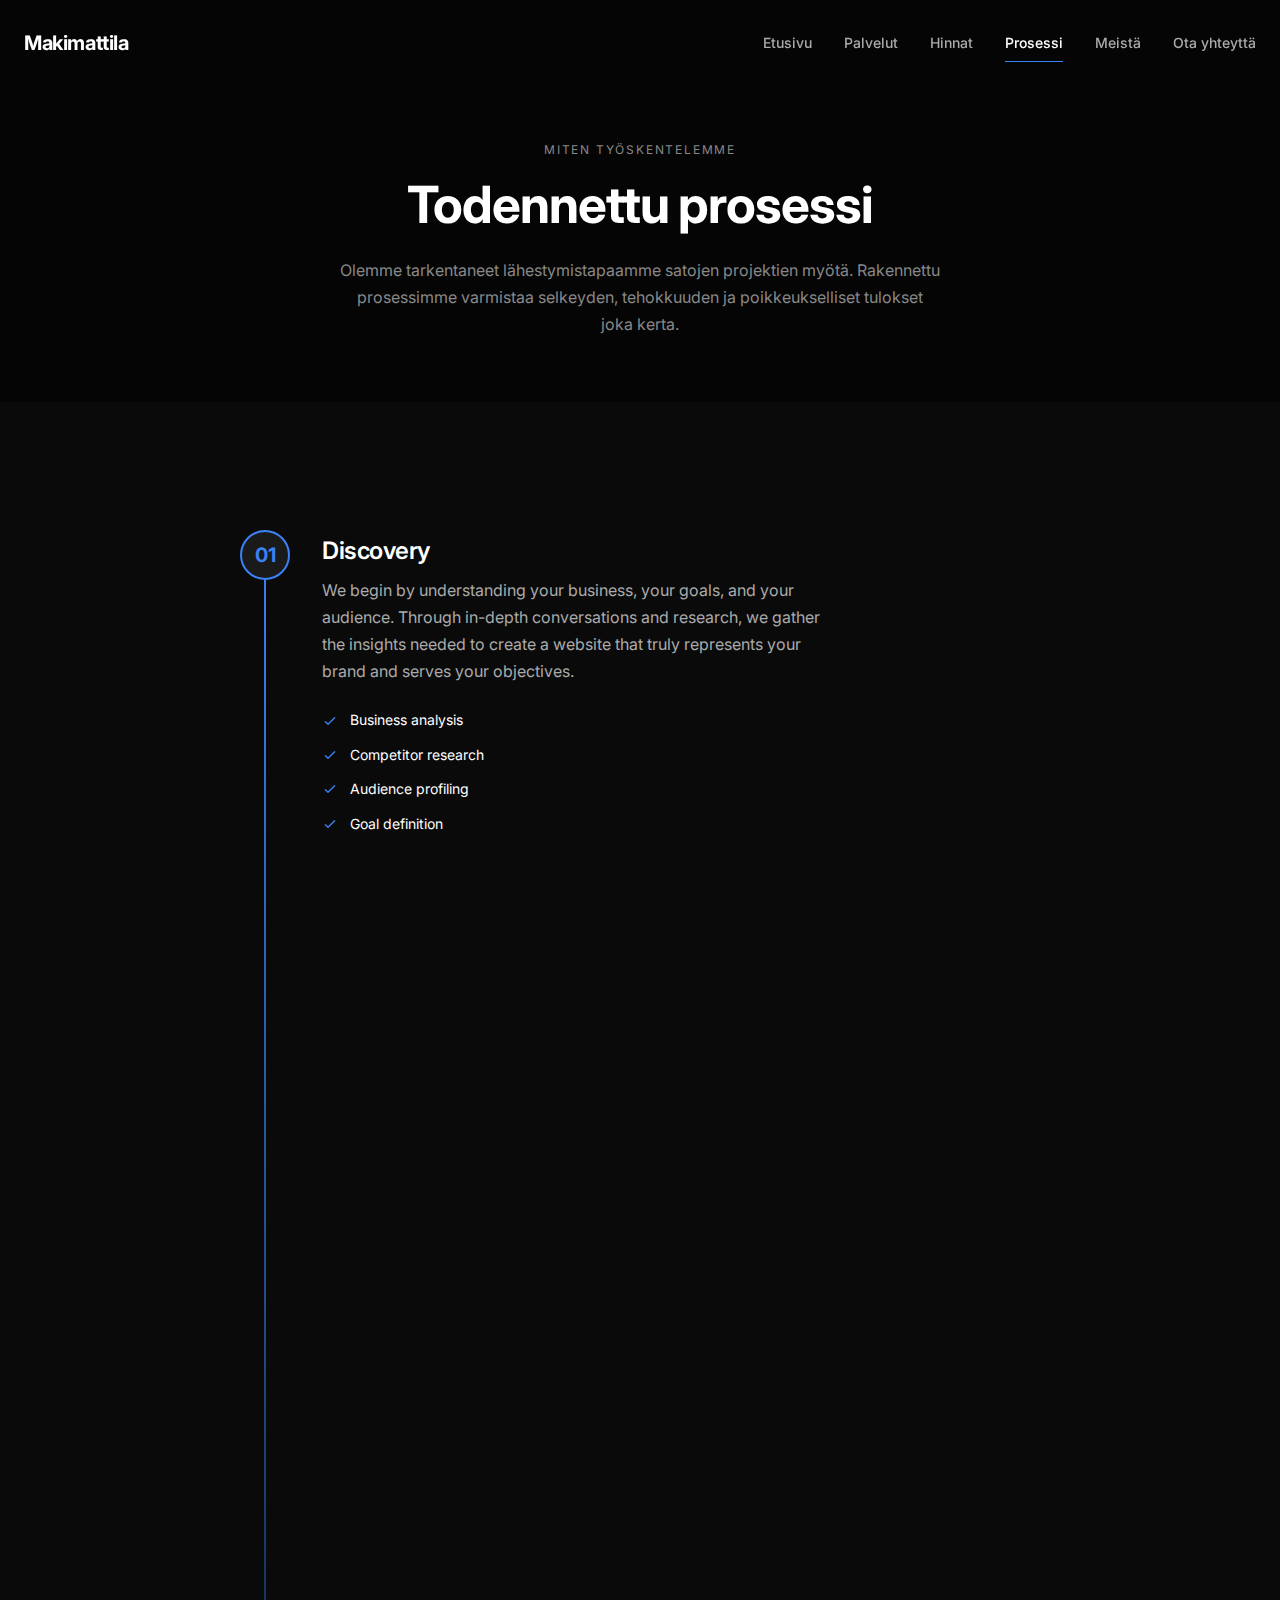
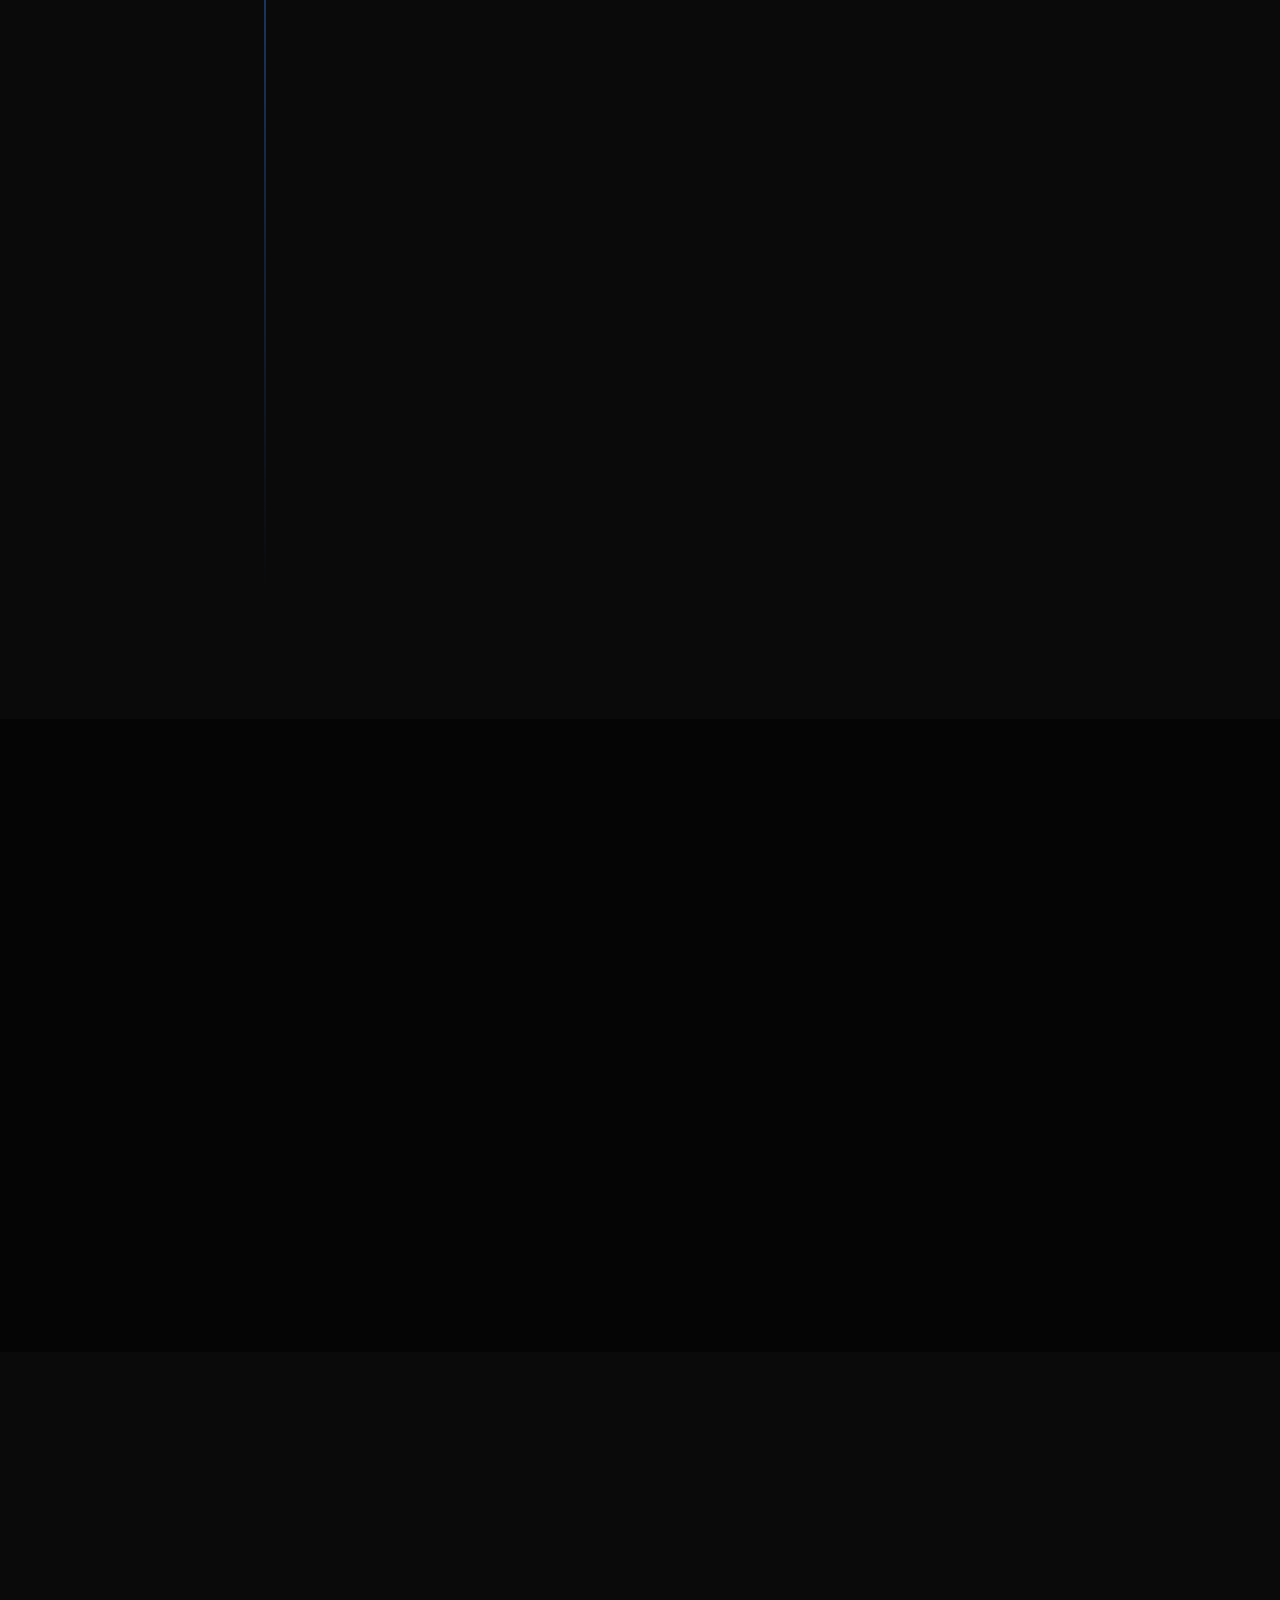
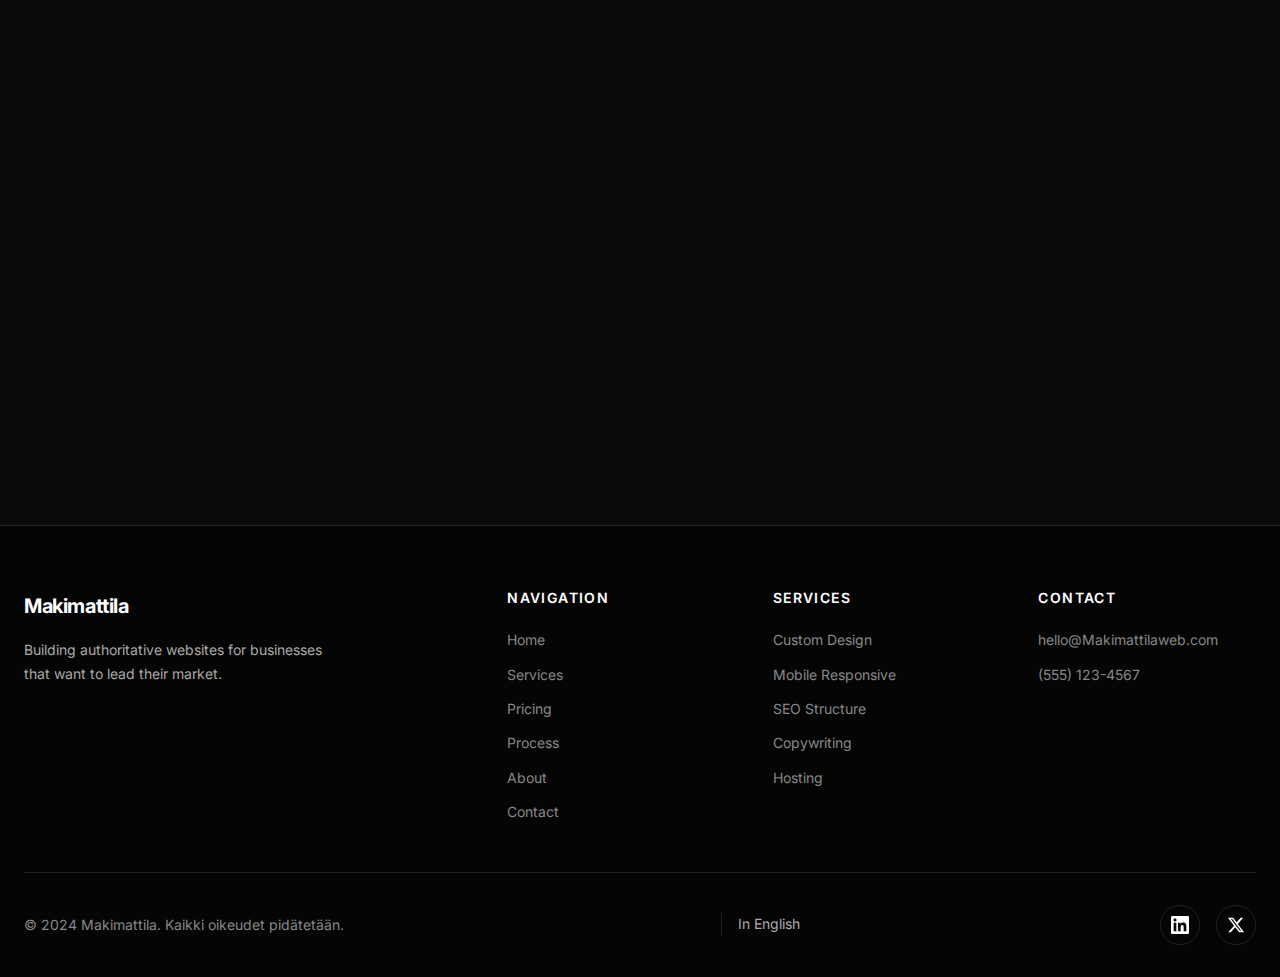
<file: prosessi.html>
<!DOCTYPE html>
<html lang="fi">
<head>
    <meta charset="UTF-8">
    <meta name="viewport" content="width=device-width, initial-scale=1.0">
    <title>Prosessi | Makimattila</title>
    <meta name="description" content="Todennettu 5-vaiheinen prosessimme varmistaa sujuvan matkan tutkimusvaiheesta lanseeraukseen. Ammattimainen verkkokehitysmetodologia.">
    
    <!-- Fonts -->
    <link rel="preconnect" href="https://fonts.googleapis.com">
    <link rel="preconnect" href="https://fonts.gstatic.com" crossorigin>
    <link href="https://fonts.googleapis.com/css2?family=Inter:wght@400;500;600;700&display=swap" rel="stylesheet">
    
    <!-- Styles -->
    <link rel="stylesheet" href="css/main.css">
</head>
<body>
    <!-- Header -->
    <header class="header">
        <div class="container">
            <div class="header-inner">
                <a href="index.html" class="logo">Makimattila</a>
                
                <nav class="nav">
                    <a href="index.html" class="nav-link">Etusivu</a>
                    <a href="palvelut.html" class="nav-link">Palvelut</a>
                    <a href="hinnat.html" class="nav-link">Hinnat</a>
                    <a href="prosessi.html" class="nav-link active">Prosessi</a>
                    <a href="meista.html" class="nav-link">Meistä</a>
                    <a href="otayhteytta.html" class="nav-link">Ota yhteyttä</a>
                </nav>
                
                <button class="menu-toggle" aria-label="Toggle menu">
                    <span></span>
                    <span></span>
                    <span></span>
                </button>
            </div>
        </div>
    </header>

    <!-- Process Hero -->
    <section class="process-hero">
        <div class="container">
            <p class="section-label fade-in">Miten työskentelemme</p>
            <h1 class="section-title centered fade-in">Todennettu prosessi</h1>
            <p class="text-muted fade-in" style="max-width: 600px; margin: 1.5rem auto 0;">
                Olemme tarkentaneet lähestymistapaamme satojen projektien myötä. 
                Rakennettu prosessimme varmistaa selkeyden, tehokkuuden ja poikkeukselliset tulokset joka kerta.
            </p>
        </div>
    </section>

    <!-- Process Timeline -->
    <section class="section section-alt">
        <div class="container">
            <div class="process-timeline">
                <!-- Step 1 -->
                <div class="process-step fade-in">
                    <div class="process-number">01</div>
                    <div class="process-content">
                        <h3>Discovery</h3>
                        <p>We begin by understanding your business, your goals, and your audience. Through in-depth conversations and research, we gather the insights needed to create a website that truly represents your brand and serves your objectives.</p>
                        <div class="service-features" style="margin-top: 1.5rem;">
                            <div class="service-feature">
                                <svg xmlns="http://www.w3.org/2000/svg" fill="none" viewBox="0 0 24 24" stroke="currentColor">
                                    <path stroke-linecap="round" stroke-linejoin="round" stroke-width="2" d="M5 13l4 4L19 7" />
                                </svg>
                                <span>Business analysis</span>
                            </div>
                            <div class="service-feature">
                                <svg xmlns="http://www.w3.org/2000/svg" fill="none" viewBox="0 0 24 24" stroke="currentColor">
                                    <path stroke-linecap="round" stroke-linejoin="round" stroke-width="2" d="M5 13l4 4L19 7" />
                                </svg>
                                <span>Competitor research</span>
                            </div>
                            <div class="service-feature">
                                <svg xmlns="http://www.w3.org/2000/svg" fill="none" viewBox="0 0 24 24" stroke="currentColor">
                                    <path stroke-linecap="round" stroke-linejoin="round" stroke-width="2" d="M5 13l4 4L19 7" />
                                </svg>
                                <span>Audience profiling</span>
                            </div>
                            <div class="service-feature">
                                <svg xmlns="http://www.w3.org/2000/svg" fill="none" viewBox="0 0 24 24" stroke="currentColor">
                                    <path stroke-linecap="round" stroke-linejoin="round" stroke-width="2" d="M5 13l4 4L19 7" />
                                </svg>
                                <span>Goal definition</span>
                            </div>
                        </div>
                    </div>
                </div>
                
                <!-- Step 2 -->
                <div class="process-step fade-in">
                    <div class="process-number">02</div>
                    <div class="process-content">
                        <h3>Design</h3>
                        <p>With a clear understanding of your needs, we create the visual direction for your website. This includes wireframes, mockups, and a comprehensive design system that ensures consistency across every page.</p>
                        <div class="service-features" style="margin-top: 1.5rem;">
                            <div class="service-feature">
                                <svg xmlns="http://www.w3.org/2000/svg" fill="none" viewBox="0 0 24 24" stroke="currentColor">
                                    <path stroke-linecap="round" stroke-linejoin="round" stroke-width="2" d="M5 13l4 4L19 7" />
                                </svg>
                                <span>Wireframing</span>
                            </div>
                            <div class="service-feature">
                                <svg xmlns="http://www.w3.org/2000/svg" fill="none" viewBox="0 0 24 24" stroke="currentColor">
                                    <path stroke-linecap="round" stroke-linejoin="round" stroke-width="2" d="M5 13l4 4L19 7" />
                                </svg>
                                <span>Visual design</span>
                            </div>
                            <div class="service-feature">
                                <svg xmlns="http://www.w3.org/2000/svg" fill="none" viewBox="0 0 24 24" stroke="currentColor">
                                    <path stroke-linecap="round" stroke-linejoin="round" stroke-width="2" d="M5 13l4 4L19 7" />
                                </svg>
                                <span>Design system</span>
                            </div>
                            <div class="service-feature">
                                <svg xmlns="http://www.w3.org/2000/svg" fill="none" viewBox="0 0 24 24" stroke="currentColor">
                                    <path stroke-linecap="round" stroke-linejoin="round" stroke-width="2" d="M5 13l4 4L19 7" />
                                </svg>
                                <span>Client feedback</span>
                            </div>
                        </div>
                    </div>
                </div>
                
                <!-- Step 3 -->
                <div class="process-step fade-in">
                    <div class="process-number">03</div>
                    <div class="process-content">
                        <h3>Development</h3>
                        <p>Once designs are approved, our development team brings them to life. We write clean, efficient code that ensures your website is fast, secure, and built to scale. Every line is crafted with performance and maintainability in mind.</p>
                        <div class="service-features" style="margin-top: 1.5rem;">
                            <div class="service-feature">
                                <svg xmlns="http://www.w3.org/2000/svg" fill="none" viewBox="0 0 24 24" stroke="currentColor">
                                    <path stroke-linecap="round" stroke-linejoin="round" stroke-width="2" d="M5 13l4 4L19 7" />
                                </svg>
                                <span>Clean code</span>
                            </div>
                            <div class="service-feature">
                                <svg xmlns="http://www.w3.org/2000/svg" fill="none" viewBox="0 0 24 24" stroke="currentColor">
                                    <path stroke-linecap="round" stroke-linejoin="round" stroke-width="2" d="M5 13l4 4L19 7" />
                                </svg>
                                <span>Responsive implementation</span>
                            </div>
                            <div class="service-feature">
                                <svg xmlns="http://www.w3.org/2000/svg" fill="none" viewBox="0 0 24 24" stroke="currentColor">
                                    <path stroke-linecap="round" stroke-linejoin="round" stroke-width="2" d="M5 13l4 4L19 7" />
                                </svg>
                                <span>SEO optimization</span>
                            </div>
                            <div class="service-feature">
                                <svg xmlns="http://www.w3.org/2000/svg" fill="none" viewBox="0 0 24 24" stroke="currentColor">
                                    <path stroke-linecap="round" stroke-linejoin="round" stroke-width="2" d="M5 13l4 4L19 7" />
                                </svg>
                                <span>Performance tuning</span>
                            </div>
                        </div>
                    </div>
                </div>
                
                <!-- Step 4 -->
                <div class="process-step fade-in">
                    <div class="process-number">04</div>
                    <div class="process-content">
                        <h3>Review</h3>
                        <p>Before launch, we conduct thorough testing and quality assurance. We review every page, test all functionality, and ensure your website performs flawlessly across all devices and browsers.</p>
                        <div class="service-features" style="margin-top: 1.5rem;">
                            <div class="service-feature">
                                <svg xmlns="http://www.w3.org/2000/svg" fill="none" viewBox="0 0 24 24" stroke="currentColor">
                                    <path stroke-linecap="round" stroke-linejoin="round" stroke-width="2" d="M5 13l4 4L19 7" />
                                </svg>
                                <span>Cross-browser testing</span>
                            </div>
                            <div class="service-feature">
                                <svg xmlns="http://www.w3.org/2000/svg" fill="none" viewBox="0 0 24 24" stroke="currentColor">
                                    <path stroke-linecap="round" stroke-linejoin="round" stroke-width="2" d="M5 13l4 4L19 7" />
                                </svg>
                                <span>Mobile verification</span>
                            </div>
                            <div class="service-feature">
                                <svg xmlns="http://www.w3.org/2000/svg" fill="none" viewBox="0 0 24 24" stroke="currentColor">
                                    <path stroke-linecap="round" stroke-linejoin="round" stroke-width="2" d="M5 13l4 4L19 7" />
                                </svg>
                                <span>Speed optimization</span>
                            </div>
                            <div class="service-feature">
                                <svg xmlns="http://www.w3.org/2000/svg" fill="none" viewBox="0 0 24 24" stroke="currentColor">
                                    <path stroke-linecap="round" stroke-linejoin="round" stroke-width="2" d="M5 13l4 4L19 7" />
                                </svg>
                                <span>Final revisions</span>
                            </div>
                        </div>
                    </div>
                </div>
                
                <!-- Step 5 -->
                <div class="process-step fade-in">
                    <div class="process-number">05</div>
                    <div class="process-content">
                        <h3>Launch</h3>
                        <p>When everything is perfect, we launch your website to the world. We handle the technical details, ensure a smooth transition, and provide training so you can manage your new site with confidence.</p>
                        <div class="service-features" style="margin-top: 1.5rem;">
                            <div class="service-feature">
                                <svg xmlns="http://www.w3.org/2000/svg" fill="none" viewBox="0 0 24 24" stroke="currentColor">
                                    <path stroke-linecap="round" stroke-linejoin="round" stroke-width="2" d="M5 13l4 4L19 7" />
                                </svg>
                                <span>Domain setup</span>
                            </div>
                            <div class="service-feature">
                                <svg xmlns="http://www.w3.org/2000/svg" fill="none" viewBox="0 0 24 24" stroke="currentColor">
                                    <path stroke-linecap="round" stroke-linejoin="round" stroke-width="2" d="M5 13l4 4L19 7" />
                                </svg>
                                <span>SSL configuration</span>
                            </div>
                            <div class="service-feature">
                                <svg xmlns="http://www.w3.org/2000/svg" fill="none" viewBox="0 0 24 24" stroke="currentColor">
                                    <path stroke-linecap="round" stroke-linejoin="round" stroke-width="2" d="M5 13l4 4L19 7" />
                                </svg>
                                <span>Analytics setup</span>
                            </div>
                            <div class="service-feature">
                                <svg xmlns="http://www.w3.org/2000/svg" fill="none" viewBox="0 0 24 24" stroke="currentColor">
                                    <path stroke-linecap="round" stroke-linejoin="round" stroke-width="2" d="M5 13l4 4L19 7" />
                                </svg>
                                <span>Client training</span>
                            </div>
                        </div>
                    </div>
                </div>
            </div>
        </div>
    </section>

    <!-- Timeline Info -->
    <section class="section">
        <div class="container">
            <div class="section-header fade-in">
                <p class="section-label">Timeline</p>
                <h2 class="section-title">Typical Project Duration</h2>
            </div>
            
            <div class="audience-grid">
                <div class="audience-card fade-in stagger-1">
                    <div class="audience-icon">
                        <svg xmlns="http://www.w3.org/2000/svg" fill="none" viewBox="0 0 24 24" stroke="currentColor">
                            <path stroke-linecap="round" stroke-linejoin="round" stroke-width="2" d="M12 8v4l3 3m6-3a9 9 0 11-18 0 9 9 0 0118 0z" />
                        </svg>
                    </div>
                    <h3>4-6 Weeks</h3>
                    <p>Essential package projects typically complete within 4-6 weeks from kickoff to launch.</p>
                </div>
                
                <div class="audience-card fade-in stagger-2">
                    <div class="audience-icon">
                        <svg xmlns="http://www.w3.org/2000/svg" fill="none" viewBox="0 0 24 24" stroke="currentColor">
                            <path stroke-linecap="round" stroke-linejoin="round" stroke-width="2" d="M12 8v4l3 3m6-3a9 9 0 11-18 0 9 9 0 0118 0z" />
                        </svg>
                    </div>
                    <h3>6-8 Weeks</h3>
                    <p>Professional package projects with copywriting typically take 6-8 weeks to complete.</p>
                </div>
                
                <div class="audience-card fade-in stagger-3">
                    <div class="audience-icon">
                        <svg xmlns="http://www.w3.org/2000/svg" fill="none" viewBox="0 0 24 24" stroke="currentColor">
                            <path stroke-linecap="round" stroke-linejoin="round" stroke-width="2" d="M12 8v4l3 3m6-3a9 9 0 11-18 0 9 9 0 0118 0z" />
                        </svg>
                    </div>
                    <h3>8-12 Weeks</h3>
                    <p>Enterprise projects with extensive functionality may require 8-12 weeks for full completion.</p>
                </div>
            </div>
        </div>
    </section>

    <!-- CTA Section -->
    <section class="section section-alt">
        <div class="container">
            <div class="cta-section fade-in">
                <h2 class="cta-title">Ready to Begin?</h2>
                <p class="cta-subtitle">
                    Let's start with a conversation about your business 
                    and how we can help you achieve your goals.
                </p>
                <a href="contact.html" class="btn btn-primary btn-large">Start Your Project</a>
            </div>
        </div>
    </section>

    <!-- Footer -->
    <footer class="footer">
        <div class="container">
            <div class="footer-grid">
                <div class="footer-brand">
                    <a href="index.html" class="logo">Makimattila</a>
                    <p>Building authoritative websites for businesses that want to lead their market.</p>
                </div>
                
                <div class="footer-nav">
                    <h4 class="footer-title">Navigation</h4>
                    <div class="footer-links">
                        <a href="index.html">Home</a>
                        <a href="services.html">Services</a>
                        <a href="pricing.html">Pricing</a>
                        <a href="process.html">Process</a>
                        <a href="about.html">About</a>
                        <a href="contact.html">Contact</a>
                    </div>
                </div>
                
                <div class="footer-services">
                    <h4 class="footer-title">Services</h4>
                    <div class="footer-links">
                        <a href="services.html">Custom Design</a>
                        <a href="services.html">Mobile Responsive</a>
                        <a href="services.html">SEO Structure</a>
                        <a href="services.html">Copywriting</a>
                        <a href="services.html">Hosting</a>
                    </div>
                </div>
                
                <div class="footer-contact">
                    <h4 class="footer-title">Contact</h4>
                    <div class="footer-links">
                        <a href="mailto:hello@Makimattilaweb.com">hello@Makimattilaweb.com</a>
                        <a href="tel:+15551234567">(555) 123-4567</a>
                    </div>
                </div>
            </div>
            
            <div class="footer-bottom">
                <p class="footer-copyright">&copy; 2024 Makimattila. Kaikki oikeudet pidätetään.</p>
                    <a href="en/process.html" class="lang-switcher">In English</a>
                <div class="footer-socials">
                    <a href="#" aria-label="LinkedIn">
                        <svg xmlns="http://www.w3.org/2000/svg" fill="currentColor" viewBox="0 0 24 24">
                            <path d="M20.447 20.452h-3.554v-5.569c0-1.328-.027-3.037-1.852-3.037-1.853 0-2.136 1.445-2.136 2.939v5.667H9.351V9h3.414v1.561h.046c.477-.9 1.637-1.85 3.37-1.85 3.601 0 4.267 2.37 4.267 5.455v6.286zM5.337 7.433c-1.144 0-2.063-.926-2.063-2.065 0-1.138.92-2.063 2.063-2.063 1.14 0 2.064.925 2.064 2.063 0 1.139-.925 2.065-2.064 2.065zm1.782 13.019H3.555V9h3.564v11.452zM22.225 0H1.771C.792 0 0 .774 0 1.729v20.542C0 23.227.792 24 1.771 24h20.451C23.2 24 24 23.227 24 22.271V1.729C24 .774 23.2 0 22.222 0h.003z"/>
                        </svg>
                    </a>
                    <a href="#" aria-label="Twitter">
                        <svg xmlns="http://www.w3.org/2000/svg" fill="currentColor" viewBox="0 0 24 24">
                            <path d="M18.244 2.25h3.308l-7.227 8.26 8.502 11.24H16.17l-5.214-6.817L4.99 21.75H1.68l7.73-8.835L1.254 2.25H8.08l4.713 6.231zm-1.161 17.52h1.833L7.084 4.126H5.117z"/>
                        </svg>
                    </a>
                </div>
            </div>
        </div>
    </footer>

    <!-- Scripts -->
    <script src="js/main.js"></script>
</body>
</html>
</file>
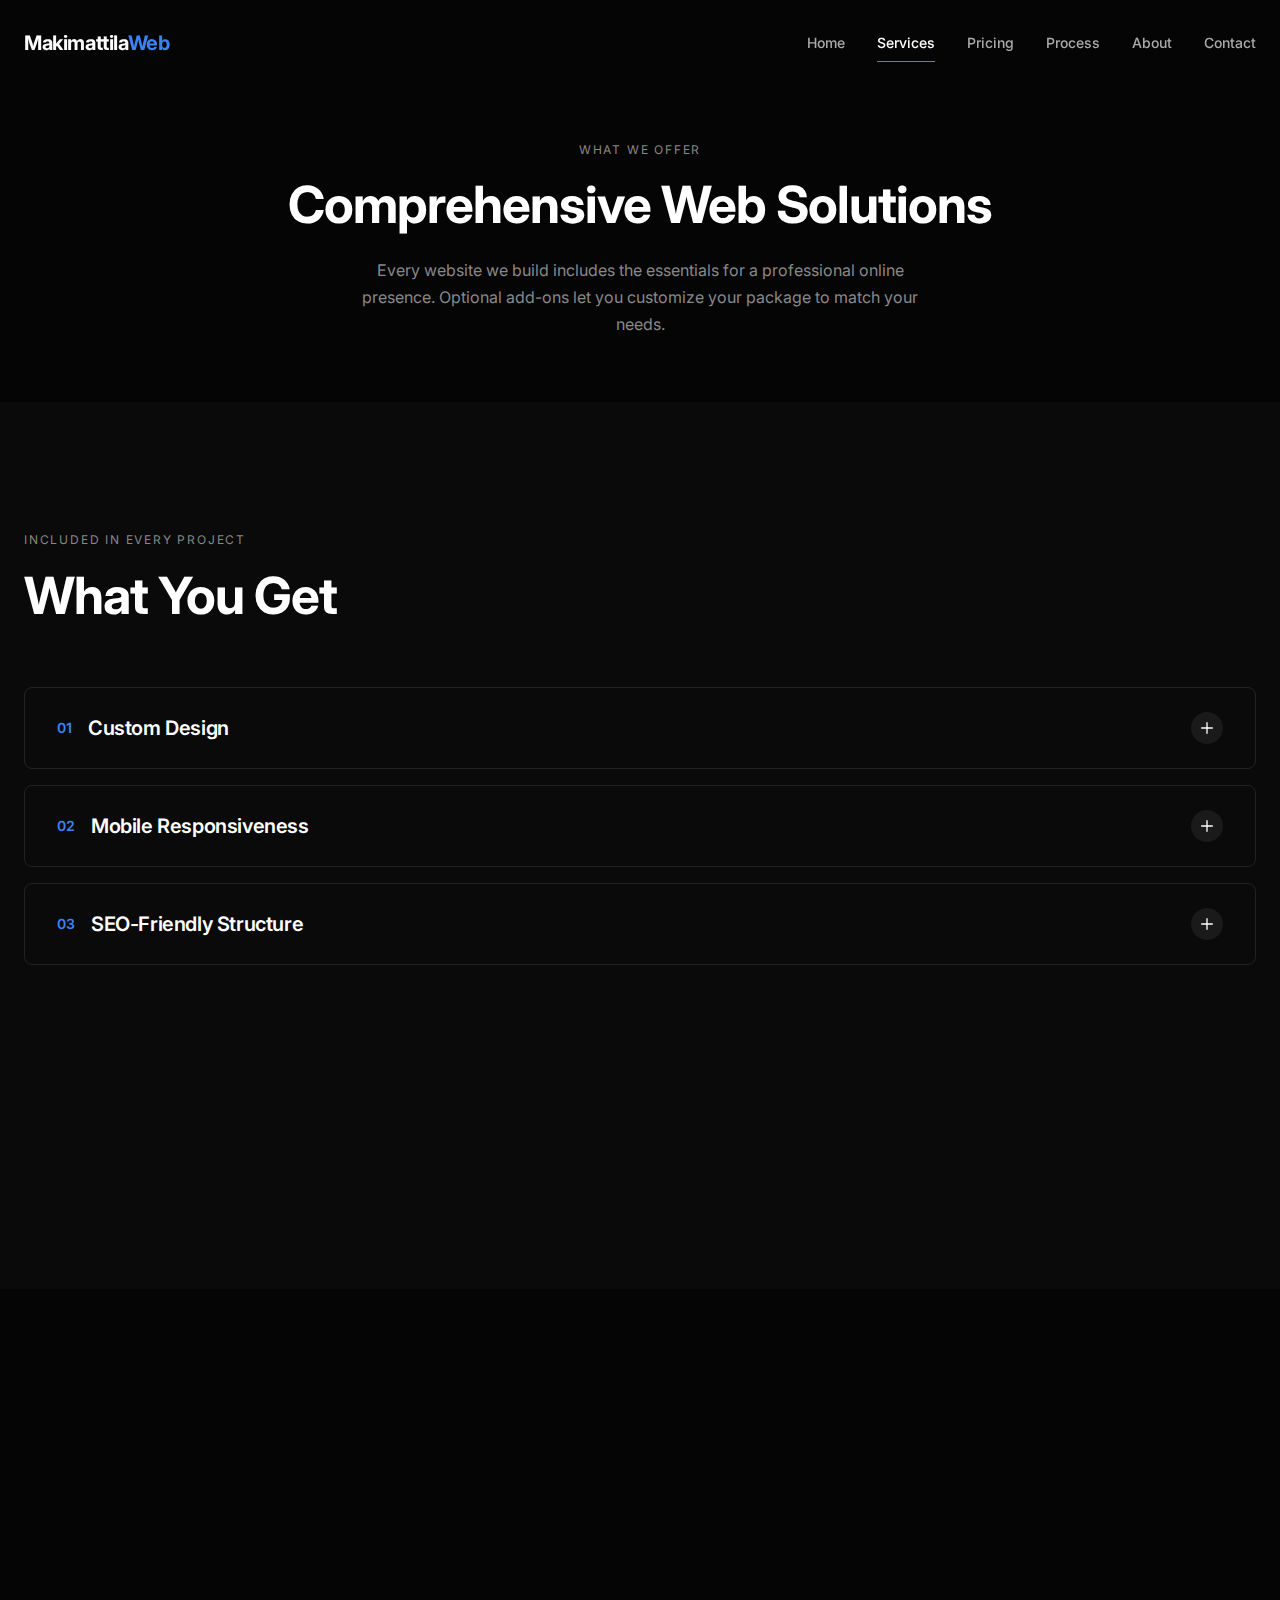
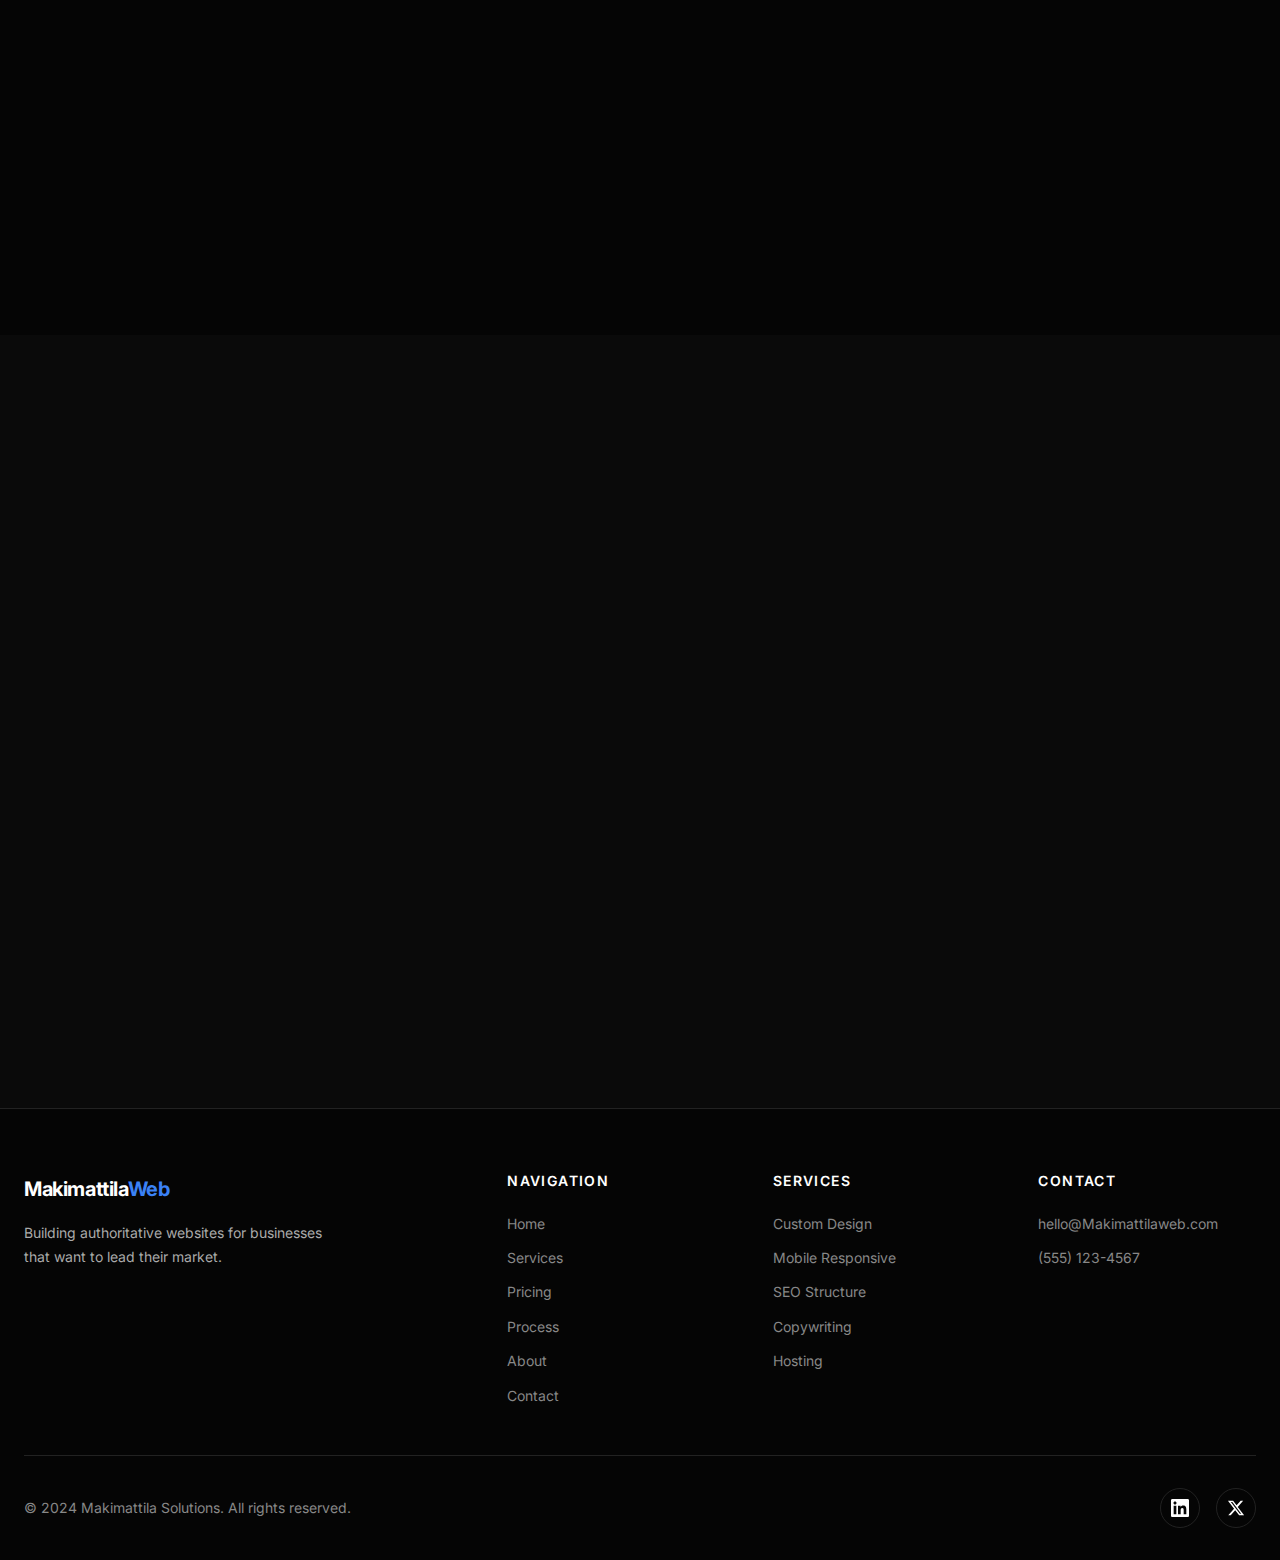
<file: services.html>
<!DOCTYPE html>
<html lang="en">
<head>
    <meta charset="UTF-8">
    <meta name="viewport" content="width=device-width, initial-scale=1.0">
    <title>Services | Makimattila Solutions</title>
    <meta name="description" content="Professional web design services including custom design, mobile responsiveness, SEO-friendly structure, and ongoing support.">
    
    <!-- Fonts -->
    <link rel="preconnect" href="https://fonts.googleapis.com">
    <link rel="preconnect" href="https://fonts.gstatic.com" crossorigin>
    <link href="https://fonts.googleapis.com/css2?family=Inter:wght@400;500;600;700&display=swap" rel="stylesheet">
    
    <!-- Styles -->
    <link rel="stylesheet" href="css/main.css">
</head>
<body>
    <!-- Header -->
    <header class="header">
        <div class="container">
            <div class="header-inner">
                <a href="index.html" class="logo">Makimattila<span>Web</span></a>
                
                <nav class="nav">
                    <a href="index.html" class="nav-link">Home</a>
                    <a href="services.html" class="nav-link active">Services</a>
                    <a href="pricing.html" class="nav-link">Pricing</a>
                    <a href="process.html" class="nav-link">Process</a>
                    <a href="about.html" class="nav-link">About</a>
                    <a href="contact.html" class="nav-link">Contact</a>
                </nav>
                
                <button class="menu-toggle" aria-label="Toggle menu">
                    <span></span>
                    <span></span>
                    <span></span>
                </button>
            </div>
        </div>
    </header>

    <!-- Services Hero -->
    <section class="services-hero">
        <div class="container">
            <p class="section-label fade-in">What We Offer</p>
            <h1 class="section-title centered fade-in">Comprehensive Web Solutions</h1>
            <p class="text-muted fade-in" style="max-width: 600px; margin: 1.5rem auto 0;">
                Every website we build includes the essentials for a professional online presence. 
                Optional add-ons let you customize your package to match your needs.
            </p>
        </div>
    </section>

    <!-- Core Services -->
    <section class="section section-alt">
        <div class="container">
            <div class="section-header fade-in">
                <p class="section-label">Included in Every Project</p>
                <h2 class="section-title">What You Get</h2>
            </div>
            
            <div class="services-list">
                <!-- Service 1 -->
                <div class="service-item fade-in stagger-1">
                    <div class="service-header">
                        <div class="service-title">
                            <span class="service-number">01</span>
                            <h3 class="service-name">Custom Design</h3>
                        </div>
                        <div class="service-toggle">
                            <svg xmlns="http://www.w3.org/2000/svg" fill="none" viewBox="0 0 24 24" stroke="currentColor">
                                <path stroke-linecap="round" stroke-linejoin="round" stroke-width="2" d="M12 4v16m8-8H4" />
                            </svg>
                        </div>
                    </div>
                    <div class="service-content">
                        <div class="service-details">
                            <div class="service-description">
                                <p>Every website we create is uniquely designed to reflect your brand identity and business goals. We don't use templates—your site is built from the ground up to stand out in your market.</p>
                                <p style="margin-top: 1rem;">Our design process involves understanding your brand, your audience, and your competitive landscape to create a visual identity that commands attention and builds trust.</p>
                            </div>
                            <div class="service-features">
                                <div class="service-feature">
                                    <svg xmlns="http://www.w3.org/2000/svg" fill="none" viewBox="0 0 24 24" stroke="currentColor">
                                        <path stroke-linecap="round" stroke-linejoin="round" stroke-width="2" d="M5 13l4 4L19 7" />
                                    </svg>
                                    <span>Unique visual identity</span>
                                </div>
                                <div class="service-feature">
                                    <svg xmlns="http://www.w3.org/2000/svg" fill="none" viewBox="0 0 24 24" stroke="currentColor">
                                        <path stroke-linecap="round" stroke-linejoin="round" stroke-width="2" d="M5 13l4 4L19 7" />
                                    </svg>
                                    <span>Brand-aligned aesthetics</span>
                                </div>
                                <div class="service-feature">
                                    <svg xmlns="http://www.w3.org/2000/svg" fill="none" viewBox="0 0 24 24" stroke="currentColor">
                                        <path stroke-linecap="round" stroke-linejoin="round" stroke-width="2" d="M5 13l4 4L19 7" />
                                    </svg>
                                    <span>Professional typography</span>
                                </div>
                                <div class="service-feature">
                                    <svg xmlns="http://www.w3.org/2000/svg" fill="none" viewBox="0 0 24 24" stroke="currentColor">
                                        <path stroke-linecap="round" stroke-linejoin="round" stroke-width="2" d="M5 13l4 4L19 7" />
                                    </svg>
                                    <span>Custom color palette</span>
                                </div>
                            </div>
                        </div>
                    </div>
                </div>
                
                <!-- Service 2 -->
                <div class="service-item fade-in stagger-2">
                    <div class="service-header">
                        <div class="service-title">
                            <span class="service-number">02</span>
                            <h3 class="service-name">Mobile Responsiveness</h3>
                        </div>
                        <div class="service-toggle">
                            <svg xmlns="http://www.w3.org/2000/svg" fill="none" viewBox="0 0 24 24" stroke="currentColor">
                                <path stroke-linecap="round" stroke-linejoin="round" stroke-width="2" d="M12 4v16m8-8H4" />
                            </svg>
                        </div>
                    </div>
                    <div class="service-content">
                        <div class="service-details">
                            <div class="service-description">
                                <p>Your website will look and function perfectly on every device—desktops, tablets, and smartphones. We design mobile-first to ensure the best experience for all users.</p>
                                <p style="margin-top: 1rem;">With over 60% of web traffic coming from mobile devices, a responsive design isn't optional—it's essential for reaching and converting your audience.</p>
                            </div>
                            <div class="service-features">
                                <div class="service-feature">
                                    <svg xmlns="http://www.w3.org/2000/svg" fill="none" viewBox="0 0 24 24" stroke="currentColor">
                                        <path stroke-linecap="round" stroke-linejoin="round" stroke-width="2" d="M5 13l4 4L19 7" />
                                    </svg>
                                    <span>Mobile-first approach</span>
                                </div>
                                <div class="service-feature">
                                    <svg xmlns="http://www.w3.org/2000/svg" fill="none" viewBox="0 0 24 24" stroke="currentColor">
                                        <path stroke-linecap="round" stroke-linejoin="round" stroke-width="2" d="M5 13l4 4L19 7" />
                                    </svg>
                                    <span>All device compatibility</span>
                                </div>
                                <div class="service-feature">
                                    <svg xmlns="http://www.w3.org/2000/svg" fill="none" viewBox="0 0 24 24" stroke="currentColor">
                                        <path stroke-linecap="round" stroke-linejoin="round" stroke-width="2" d="M5 13l4 4L19 7" />
                                    </svg>
                                    <span>Touch-optimized navigation</span>
                                </div>
                                <div class="service-feature">
                                    <svg xmlns="http://www.w3.org/2000/svg" fill="none" viewBox="0 0 24 24" stroke="currentColor">
                                        <path stroke-linecap="round" stroke-linejoin="round" stroke-width="2" d="M5 13l4 4L19 7" />
                                    </svg>
                                    <span>Fast mobile loading</span>
                                </div>
                            </div>
                        </div>
                    </div>
                </div>
                
                <!-- Service 3 -->
                <div class="service-item fade-in stagger-3">
                    <div class="service-header">
                        <div class="service-title">
                            <span class="service-number">03</span>
                            <h3 class="service-name">SEO-Friendly Structure</h3>
                        </div>
                        <div class="service-toggle">
                            <svg xmlns="http://www.w3.org/2000/svg" fill="none" viewBox="0 0 24 24" stroke="currentColor">
                                <path stroke-linecap="round" stroke-linejoin="round" stroke-width="2" d="M12 4v16m8-8H4" />
                            </svg>
                        </div>
                    </div>
                    <div class="service-content">
                        <div class="service-details">
                            <div class="service-description">
                                <p>We build websites with search engine optimization in mind from day one. Clean code, fast loading times, and proper structure help you rank higher in search results.</p>
                                <p style="margin-top: 1rem;">Our SEO foundation includes semantic HTML, optimized meta tags, structured data, and performance optimization to give you the best chance of being found online.</p>
                            </div>
                            <div class="service-features">
                                <div class="service-feature">
                                    <svg xmlns="http://www.w3.org/2000/svg" fill="none" viewBox="0 0 24 24" stroke="currentColor">
                                        <path stroke-linecap="round" stroke-linejoin="round" stroke-width="2" d="M5 13l4 4L19 7" />
                                    </svg>
                                    <span>Semantic HTML structure</span>
                                </div>
                                <div class="service-feature">
                                    <svg xmlns="http://www.w3.org/2000/svg" fill="none" viewBox="0 0 24 24" stroke="currentColor">
                                        <path stroke-linecap="round" stroke-linejoin="round" stroke-width="2" d="M5 13l4 4L19 7" />
                                    </svg>
                                    <span>Meta tag optimization</span>
                                </div>
                                <div class="service-feature">
                                    <svg xmlns="http://www.w3.org/2000/svg" fill="none" viewBox="0 0 24 24" stroke="currentColor">
                                        <path stroke-linecap="round" stroke-linejoin="round" stroke-width="2" d="M5 13l4 4L19 7" />
                                    </svg>
                                    <span>Fast page loading</span>
                                </div>
                                <div class="service-feature">
                                    <svg xmlns="http://www.w3.org/2000/svg" fill="none" viewBox="0 0 24 24" stroke="currentColor">
                                        <path stroke-linecap="round" stroke-linejoin="round" stroke-width="2" d="M5 13l4 4L19 7" />
                                    </svg>
                                    <span>Schema markup ready</span>
                                </div>
                            </div>
                        </div>
                    </div>
                </div>
                
                <!-- Service 4 -->
                <div class="service-item fade-in stagger-4">
                    <div class="service-header">
                        <div class="service-title">
                            <span class="service-number">04</span>
                            <h3 class="service-name">Fast Load Times</h3>
                        </div>
                        <div class="service-toggle">
                            <svg xmlns="http://www.w3.org/2000/svg" fill="none" viewBox="0 0 24 24" stroke="currentColor">
                                <path stroke-linecap="round" stroke-linejoin="round" stroke-width="2" d="M12 4v16m8-8H4" />
                            </svg>
                        </div>
                    </div>
                    <div class="service-content">
                        <div class="service-details">
                            <div class="service-description">
                                <p>Speed matters. We optimize every aspect of your website to ensure it loads quickly, providing a better user experience and improving your search engine rankings.</p>
                                <p style="margin-top: 1rem;">From image optimization to code minification, we implement best practices to keep your site running at peak performance.</p>
                            </div>
                            <div class="service-features">
                                <div class="service-feature">
                                    <svg xmlns="http://www.w3.org/2000/svg" fill="none" viewBox="0 0 24 24" stroke="currentColor">
                                        <path stroke-linecap="round" stroke-linejoin="round" stroke-width="2" d="M5 13l4 4L19 7" />
                                    </svg>
                                    <span>Image optimization</span>
                                </div>
                                <div class="service-feature">
                                    <svg xmlns="http://www.w3.org/2000/svg" fill="none" viewBox="0 0 24 24" stroke="currentColor">
                                        <path stroke-linecap="round" stroke-linejoin="round" stroke-width="2" d="M5 13l4 4L19 7" />
                                    </svg>
                                    <span>Code minification</span>
                                </div>
                                <div class="service-feature">
                                    <svg xmlns="http://www.w3.org/2000/svg" fill="none" viewBox="0 0 24 24" stroke="currentColor">
                                        <path stroke-linecap="round" stroke-linejoin="round" stroke-width="2" d="M5 13l4 4L19 7" />
                                    </svg>
                                    <span>Browser caching</span>
                                </div>
                                <div class="service-feature">
                                    <svg xmlns="http://www.w3.org/2000/svg" fill="none" viewBox="0 0 24 24" stroke="currentColor">
                                        <path stroke-linecap="round" stroke-linejoin="round" stroke-width="2" d="M5 13l4 4L19 7" />
                                    </svg>
                                    <span>CDN integration</span>
                                </div>
                            </div>
                        </div>
                    </div>
                </div>
                
                <!-- Service 5 -->
                <div class="service-item fade-in stagger-5">
                    <div class="service-header">
                        <div class="service-title">
                            <span class="service-number">05</span>
                            <h3 class="service-name">Professional Layout</h3>
                        </div>
                        <div class="service-toggle">
                            <svg xmlns="http://www.w3.org/2000/svg" fill="none" viewBox="0 0 24 24" stroke="currentColor">
                                <path stroke-linecap="round" stroke-linejoin="round" stroke-width="2" d="M12 4v16m8-8H4" />
                            </svg>
                        </div>
                    </div>
                    <div class="service-content">
                        <div class="service-details">
                            <div class="service-description">
                                <p>Clean, organized layouts that guide visitors through your content and drive them toward action. Every element is placed with purpose to maximize conversions.</p>
                                <p style="margin-top: 1rem;">We follow established design principles and user experience best practices to create websites that are both beautiful and effective.</p>
                            </div>
                            <div class="service-features">
                                <div class="service-feature">
                                    <svg xmlns="http://www.w3.org/2000/svg" fill="none" viewBox="0 0 24 24" stroke="currentColor">
                                        <path stroke-linecap="round" stroke-linejoin="round" stroke-width="2" d="M5 13l4 4L19 7" />
                                    </svg>
                                    <span>Intuitive navigation</span>
                                </div>
                                <div class="service-feature">
                                    <svg xmlns="http://www.w3.org/2000/svg" fill="none" viewBox="0 0 24 24" stroke="currentColor">
                                        <path stroke-linecap="round" stroke-linejoin="round" stroke-width="2" d="M5 13l4 4L19 7" />
                                    </svg>
                                    <span>Clear visual hierarchy</span>
                                </div>
                                <div class="service-feature">
                                    <svg xmlns="http://www.w3.org/2000/svg" fill="none" viewBox="0 0 24 24" stroke="currentColor">
                                        <path stroke-linecap="round" stroke-linejoin="round" stroke-width="2" d="M5 13l4 4L19 7" />
                                    </svg>
                                    <span>Strategic CTAs</span>
                                </div>
                                <div class="service-feature">
                                    <svg xmlns="http://www.w3.org/2000/svg" fill="none" viewBox="0 0 24 24" stroke="currentColor">
                                        <path stroke-linecap="round" stroke-linejoin="round" stroke-width="2" d="M5 13l4 4L19 7" />
                                    </svg>
                                    <span>Accessibility compliant</span>
                                </div>
                            </div>
                        </div>
                    </div>
                </div>
            </div>
        </div>
    </section>

    <!-- Optional Add-ons -->
    <section class="section">
        <div class="container">
            <div class="section-header fade-in">
                <p class="section-label">Enhance Your Website</p>
                <h2 class="section-title">Optional Add-ons</h2>
            </div>
            
            <div class="addons-grid">
                <div class="addon-card fade-in stagger-1">
                    <div class="addon-icon">
                        <svg xmlns="http://www.w3.org/2000/svg" fill="none" viewBox="0 0 24 24" stroke="currentColor">
                            <path stroke-linecap="round" stroke-linejoin="round" stroke-width="2" d="M11 5H6a2 2 0 00-2 2v11a2 2 0 002 2h11a2 2 0 002-2v-5m-1.414-9.414a2 2 0 112.828 2.828L11.828 15H9v-2.828l8.586-8.586z" />
                        </svg>
                    </div>
                    <h3>Professional Copywriting</h3>
                    <p>Compelling, conversion-focused content written specifically for your business and audience.</p>
                </div>
                
                <div class="addon-card fade-in stagger-2">
                    <div class="addon-icon">
                        <svg xmlns="http://www.w3.org/2000/svg" fill="none" viewBox="0 0 24 24" stroke="currentColor">
                            <path stroke-linecap="round" stroke-linejoin="round" stroke-width="2" d="M5 12h14M5 12a2 2 0 01-2-2V6a2 2 0 012-2h14a2 2 0 012 2v4a2 2 0 01-2 2M5 12a2 2 0 00-2 2v4a2 2 0 002 2h14a2 2 0 002-2v-4a2 2 0 00-2-2m-2-4h.01M17 16h.01" />
                        </svg>
                    </div>
                    <h3>Managed Hosting</h3>
                    <p>Reliable, secure hosting with regular backups, SSL certificates, and 99.9% uptime guarantee.</p>
                </div>
                
                <div class="addon-card fade-in stagger-3">
                    <div class="addon-icon">
                        <svg xmlns="http://www.w3.org/2000/svg" fill="none" viewBox="0 0 24 24" stroke="currentColor">
                            <path stroke-linecap="round" stroke-linejoin="round" stroke-width="2" d="M4 4v5h.582m15.356 2A8.001 8.001 0 004.582 9m0 0H9m11 11v-5h-.581m0 0a8.003 8.003 0 01-15.357-2m15.357 2H15" />
                        </svg>
                    </div>
                    <h3>Ongoing Updates</h3>
                    <p>Monthly content updates, security patches, and feature enhancements to keep your site current.</p>
                </div>
            </div>
        </div>
    </section>

    <!-- CTA Section -->
    <section class="section section-alt">
        <div class="container">
            <div class="cta-section fade-in">
                <h2 class="cta-title">Ready to Get Started?</h2>
                <p class="cta-subtitle">
                    Let's discuss which services are right for your business 
                    and create a package that meets your needs.
                </p>
                <a href="contact.html" class="btn btn-primary btn-large">Schedule a Consultation</a>
            </div>
        </div>
    </section>

    <!-- Footer -->
    <footer class="footer">
        <div class="container">
            <div class="footer-grid">
                <div class="footer-brand">
                    <a href="index.html" class="logo">Makimattila<span>Web</span></a>
                    <p>Building authoritative websites for businesses that want to lead their market.</p>
                </div>
                
                <div class="footer-nav">
                    <h4 class="footer-title">Navigation</h4>
                    <div class="footer-links">
                        <a href="index.html">Home</a>
                        <a href="services.html">Services</a>
                        <a href="pricing.html">Pricing</a>
                        <a href="process.html">Process</a>
                        <a href="about.html">About</a>
                        <a href="contact.html">Contact</a>
                    </div>
                </div>
                
                <div class="footer-services">
                    <h4 class="footer-title">Services</h4>
                    <div class="footer-links">
                        <a href="services.html">Custom Design</a>
                        <a href="services.html">Mobile Responsive</a>
                        <a href="services.html">SEO Structure</a>
                        <a href="services.html">Copywriting</a>
                        <a href="services.html">Hosting</a>
                    </div>
                </div>
                
                <div class="footer-contact">
                    <h4 class="footer-title">Contact</h4>
                    <div class="footer-links">
                        <a href="mailto:hello@Makimattilaweb.com">hello@Makimattilaweb.com</a>
                        <a href="tel:+15551234567">(555) 123-4567</a>
                    </div>
                </div>
            </div>
            
            <div class="footer-bottom">
                <p class="footer-copyright">&copy; 2024 Makimattila Solutions. All rights reserved.</p>
                <div class="footer-socials">
                    <a href="#" aria-label="LinkedIn">
                        <svg xmlns="http://www.w3.org/2000/svg" fill="currentColor" viewBox="0 0 24 24">
                            <path d="M20.447 20.452h-3.554v-5.569c0-1.328-.027-3.037-1.852-3.037-1.853 0-2.136 1.445-2.136 2.939v5.667H9.351V9h3.414v1.561h.046c.477-.9 1.637-1.85 3.37-1.85 3.601 0 4.267 2.37 4.267 5.455v6.286zM5.337 7.433c-1.144 0-2.063-.926-2.063-2.065 0-1.138.92-2.063 2.063-2.063 1.14 0 2.064.925 2.064 2.063 0 1.139-.925 2.065-2.064 2.065zm1.782 13.019H3.555V9h3.564v11.452zM22.225 0H1.771C.792 0 0 .774 0 1.729v20.542C0 23.227.792 24 1.771 24h20.451C23.2 24 24 23.227 24 22.271V1.729C24 .774 23.2 0 22.222 0h.003z"/>
                        </svg>
                    </a>
                    <a href="#" aria-label="Twitter">
                        <svg xmlns="http://www.w3.org/2000/svg" fill="currentColor" viewBox="0 0 24 24">
                            <path d="M18.244 2.25h3.308l-7.227 8.26 8.502 11.24H16.17l-5.214-6.817L4.99 21.75H1.68l7.73-8.835L1.254 2.25H8.08l4.713 6.231zm-1.161 17.52h1.833L7.084 4.126H5.117z"/>
                        </svg>
                    </a>
                </div>
            </div>
        </div>
    </footer>

    <!-- Scripts -->
    <script src="js/main.js"></script>
</body>
</html>
</file>
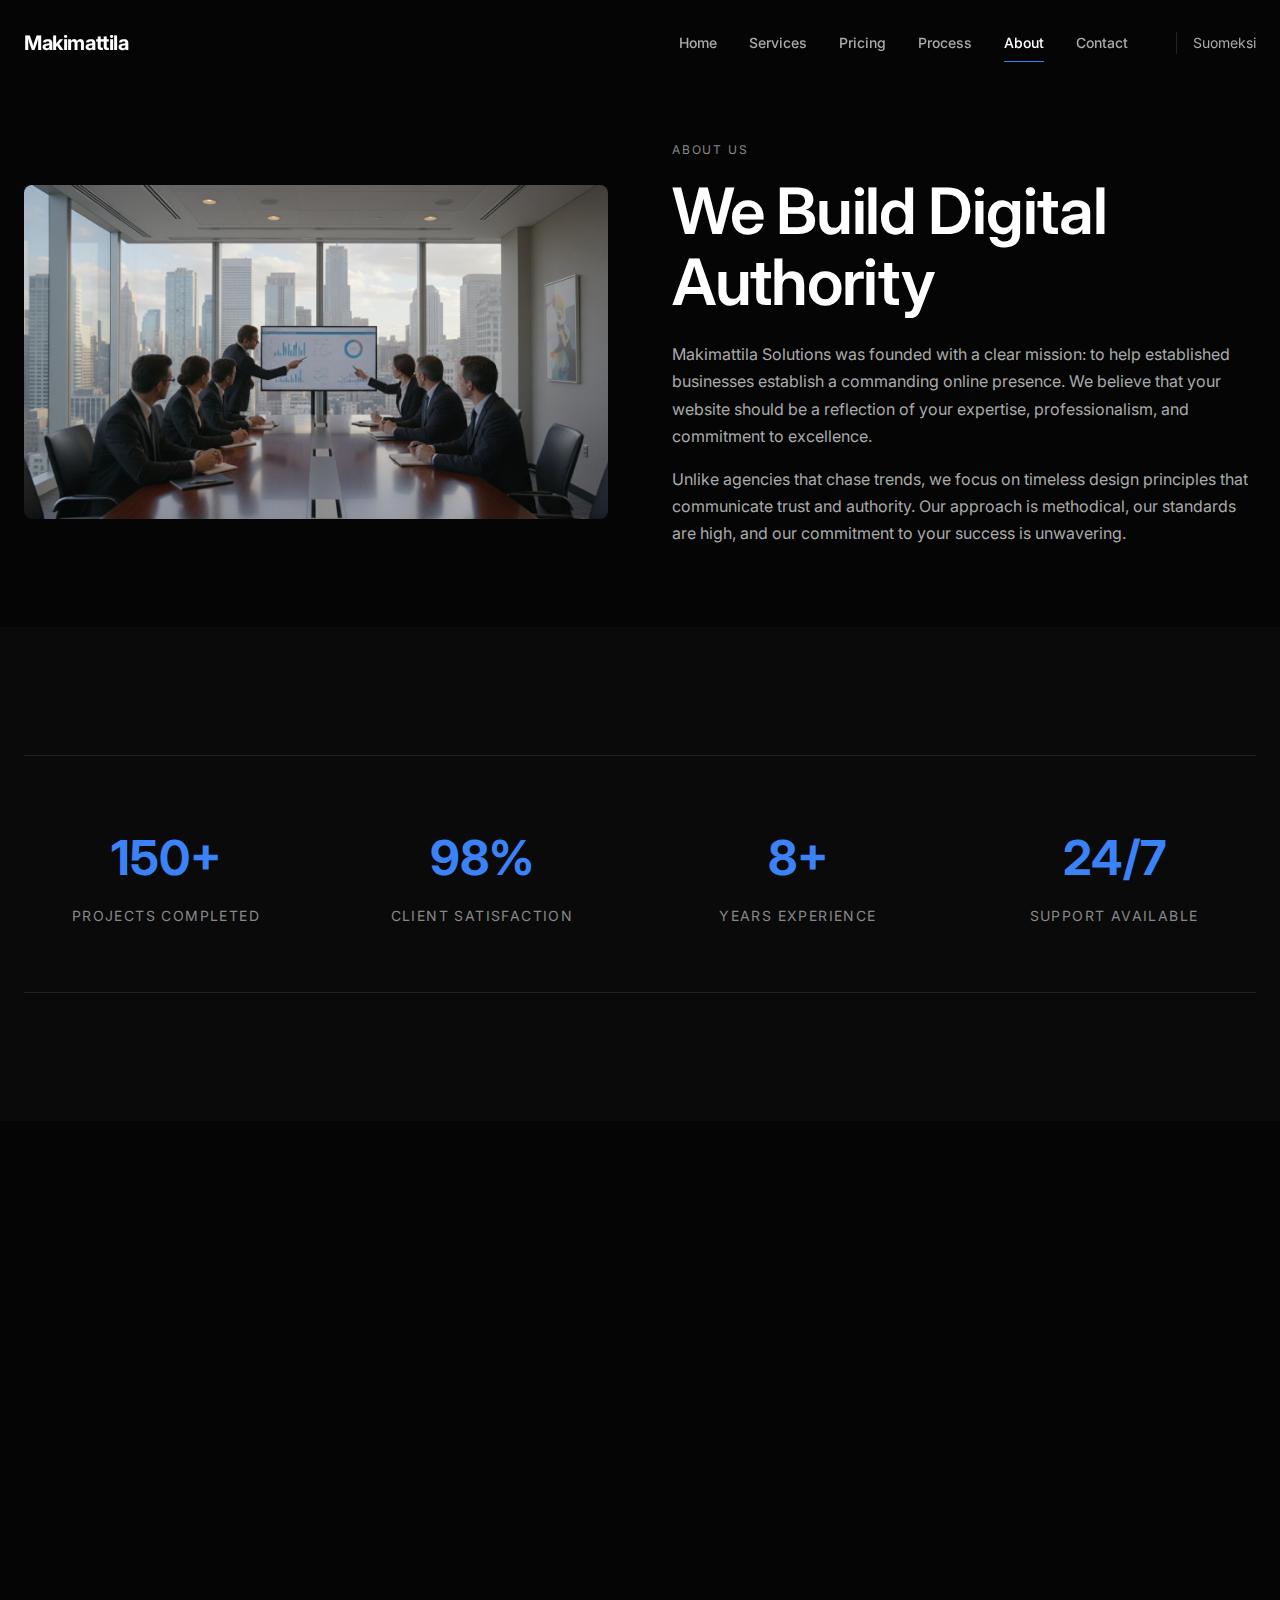
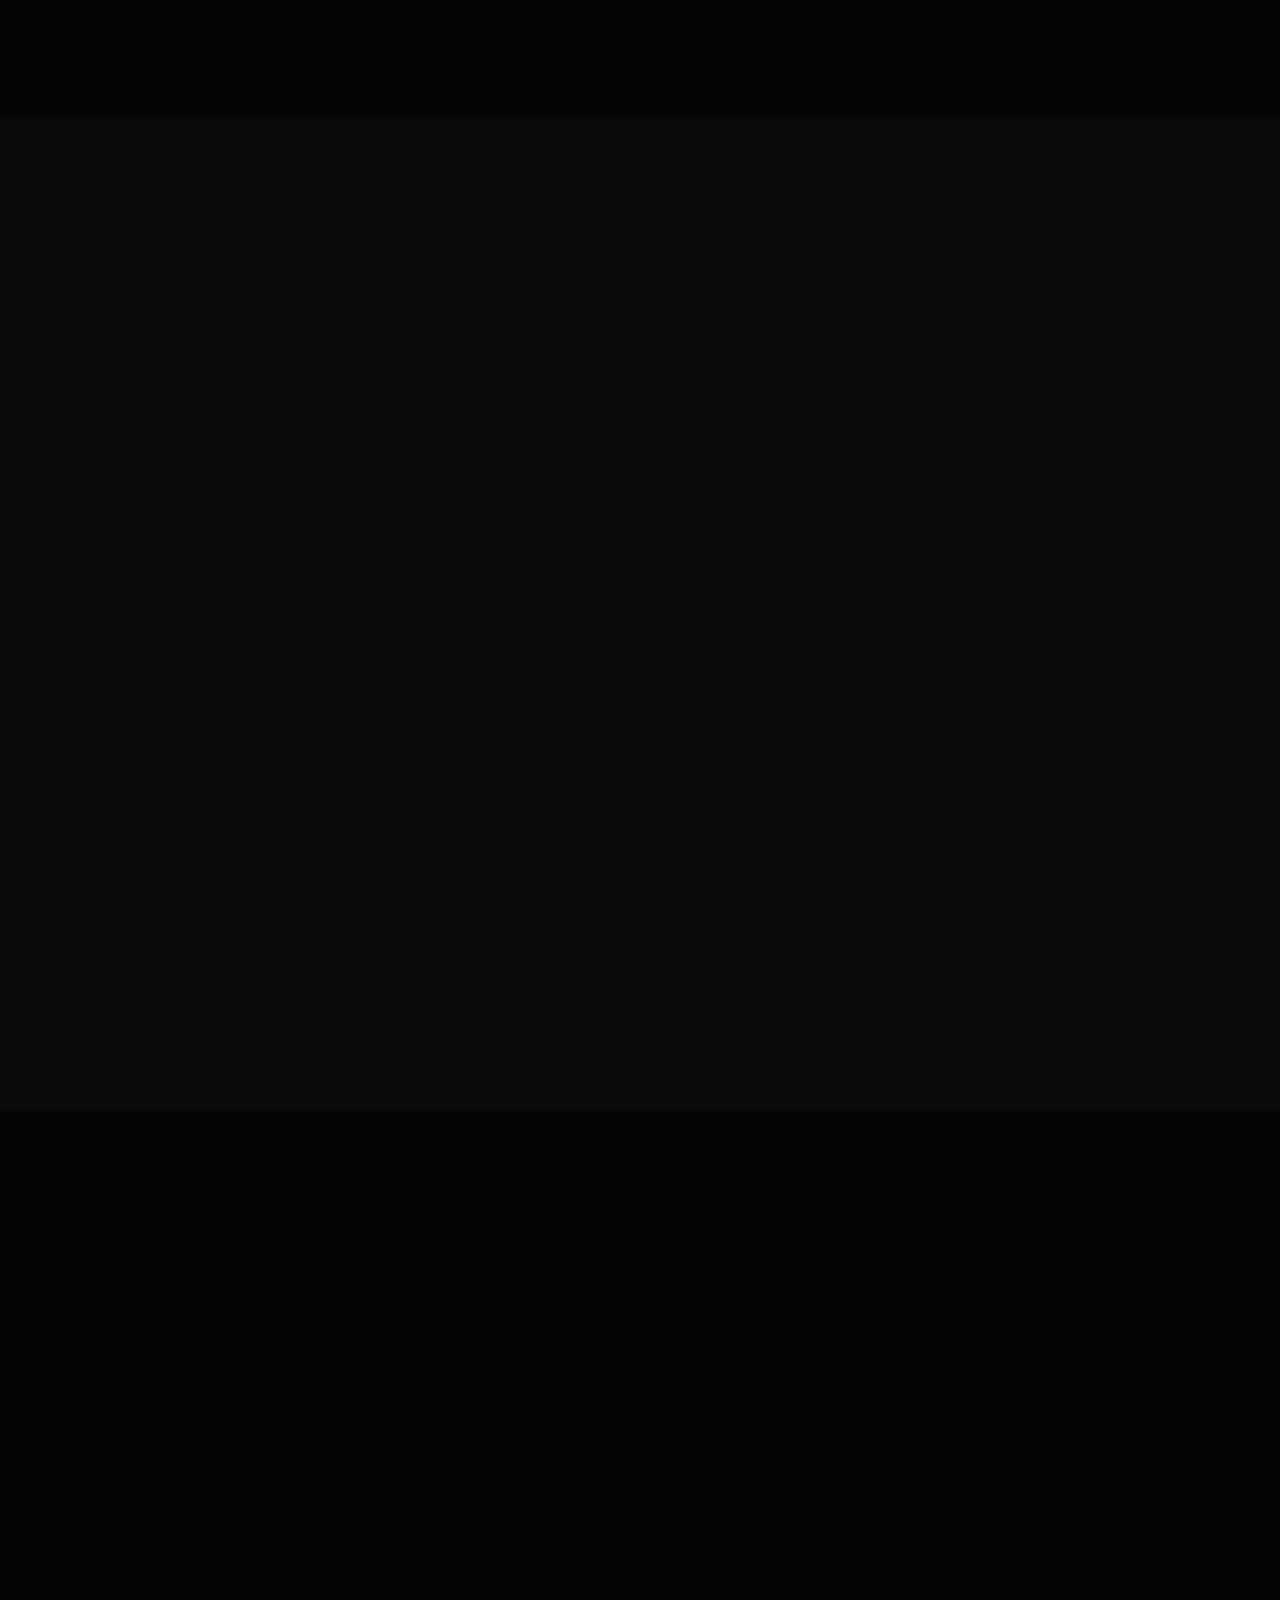
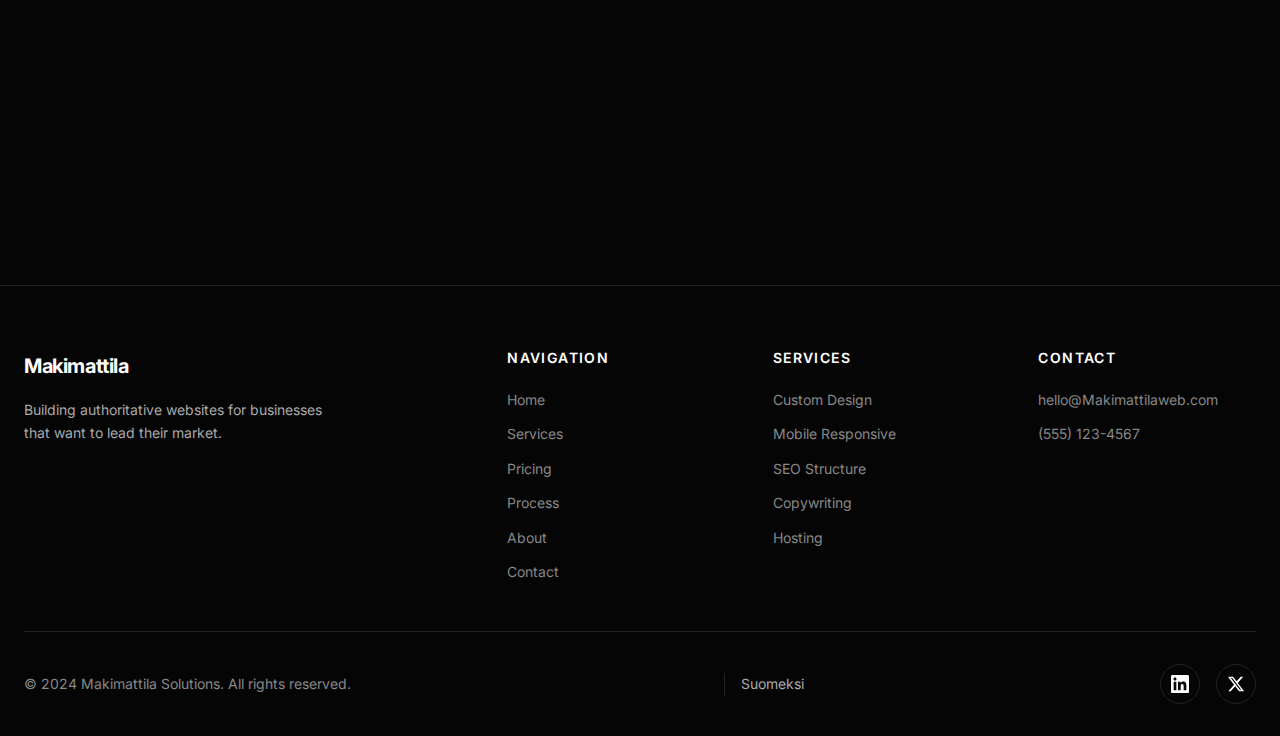
<file: en/about.html>
<!DOCTYPE html>
<html lang="en">
<head>
    <meta charset="UTF-8">
    <meta name="viewport" content="width=device-width, initial-scale=1.0">
    <title>About | Makimattila Solutions</title>
    <meta name="description" content="Learn about Makimattila Solutions. We specialize in building authoritative websites for established businesses.">
    
    <!-- Fonts -->
    <link rel="preconnect" href="https://fonts.googleapis.com">
    <link rel="preconnect" href="https://fonts.gstatic.com" crossorigin>
    <link href="https://fonts.googleapis.com/css2?family=Inter:wght@400;500;600;700&display=swap" rel="stylesheet">
    
    <!-- Styles -->
    <link rel="stylesheet" href="../css/main.css">
</head>
<body>
    <!-- Header -->
    <header class="header">
        <div class="container">
            <div class="header-inner">
                <a href="index.html" class="logo">Makimattila</a>
                
                <nav class="nav">
                    <a href="index.html" class="nav-link">Home</a>
                    <a href="services.html" class="nav-link">Services</a>
                    <a href="pricing.html" class="nav-link">Pricing</a>
                    <a href="process.html" class="nav-link">Process</a>
                    <a href="about.html" class="nav-link active">About</a>
                    <a href="contact.html" class="nav-link">Contact</a>
                    <a href="../about.html" class="lang-switcher">Suomeksi</a>
                </nav>
                
                <button class="menu-toggle" aria-label="Toggle menu">
                    <span></span>
                    <span></span>
                    <span></span>
                </button>
            </div>
        </div>
    </header>

    <!-- About Hero -->
    <section class="about-hero">
        <div class="container">
            <div class="about-grid">
                <div class="about-image fade-in">
                    <img src="../images/about-team.jpg" alt="Makimattila Solutions team">
                </div>
                <div class="about-content fade-in">
                    <p class="section-label">About Us</p>
                    <h2>We Build Digital Authority</h2>
                    <p>Makimattila Solutions was founded with a clear mission: to help established businesses establish a commanding online presence. We believe that your website should be a reflection of your expertise, professionalism, and commitment to excellence.</p>
                    <p>Unlike agencies that chase trends, we focus on timeless design principles that communicate trust and authority. Our approach is methodical, our standards are high, and our commitment to your success is unwavering.</p>
                </div>
            </div>
        </div>
    </section>

    <!-- Stats Section -->
    <section class="section section-alt">
        <div class="container">
            <div class="stats-grid">
                <div class="stat-item fade-in stagger-1">
                    <div class="stat-number">150+</div>
                    <div class="stat-label">Projects Completed</div>
                </div>
                <div class="stat-item fade-in stagger-2">
                    <div class="stat-number">98%</div>
                    <div class="stat-label">Client Satisfaction</div>
                </div>
                <div class="stat-item fade-in stagger-3">
                    <div class="stat-number">8+</div>
                    <div class="stat-label">Years Experience</div>
                </div>
                <div class="stat-item fade-in stagger-4">
                    <div class="stat-number">24/7</div>
                    <div class="stat-label">Support Available</div>
                </div>
            </div>
        </div>
    </section>

    <!-- Mission Section -->
    <section class="section">
        <div class="container">
            <div class="section-header fade-in">
                <p class="section-label">Our Philosophy</p>
                <h2 class="section-title">What Drives Us</h2>
            </div>
            
            <div class="values-grid">
                <div class="value-item fade-in stagger-1">
                    <h4>
                        <svg xmlns="http://www.w3.org/2000/svg" fill="none" viewBox="0 0 24 24" stroke="currentColor">
                            <path stroke-linecap="round" stroke-linejoin="round" stroke-width="2" d="M9 12l2 2 4-4m6 2a9 9 0 11-18 0 9 9 0 0118 0z" />
                        </svg>
                        Excellence in Everything
                    </h4>
                    <p>We never compromise on quality. Every pixel, every line of code, every interaction is crafted with precision and care.</p>
                </div>
                
                <div class="value-item fade-in stagger-2">
                    <h4>
                        <svg xmlns="http://www.w3.org/2000/svg" fill="none" viewBox="0 0 24 24" stroke="currentColor">
                            <path stroke-linecap="round" stroke-linejoin="round" stroke-width="2" d="M17 20h5v-2a3 3 0 00-5.356-1.857M17 20H7m10 0v-2c0-.656-.126-1.283-.356-1.857M7 20H2v-2a3 3 0 015.356-1.857M7 20v-2c0-.656.126-1.283.356-1.857m0 0a5.002 5.002 0 019.288 0M15 7a3 3 0 11-6 0 3 3 0 016 0zm6 3a2 2 0 11-4 0 2 2 0 014 0zM7 10a2 2 0 11-4 0 2 2 0 014 0z" />
                        </svg>
                        Client-First Approach
                    </h4>
                    <p>Your success is our success. We take the time to understand your business and tailor our solutions to your unique needs.</p>
                </div>
                
                <div class="value-item fade-in stagger-3">
                    <h4>
                        <svg xmlns="http://www.w3.org/2000/svg" fill="none" viewBox="0 0 24 24" stroke="currentColor">
                            <path stroke-linecap="round" stroke-linejoin="round" stroke-width="2" d="M13 10V3L4 14h7v7l9-11h-7z" />
                        </svg>
                        Results That Matter
                    </h4>
                    <p>We measure our work by the impact it has on your business. Beautiful design is meaningless without tangible results.</p>
                </div>
                
                <div class="value-item fade-in stagger-4">
                    <h4>
                        <svg xmlns="http://www.w3.org/2000/svg" fill="none" viewBox="0 0 24 24" stroke="currentColor">
                            <path stroke-linecap="round" stroke-linejoin="round" stroke-width="2" d="M12 15v2m-6 4h12a2 2 0 002-2v-6a2 2 0 00-2-2H6a2 2 0 00-2 2v6a2 2 0 002 2zm10-10V7a4 4 0 00-8 0v4h8z" />
                        </svg>
                        Trust & Transparency
                    </h4>
                    <p>We believe in open communication and honest relationships. No hidden fees, no surprises—just clear expectations and delivery.</p>
                </div>
            </div>
        </div>
    </section>

    <!-- Specialization Section -->
    <section class="section section-alt">
        <div class="container">
            <div class="section-header fade-in">
                <p class="section-label">Our Focus</p>
                <h2 class="section-title">Industries We Serve</h2>
            </div>
            
            <div class="audience-grid">
                <div class="audience-card fade-in stagger-1">
                    <div class="audience-icon">
                        <svg xmlns="http://www.w3.org/2000/svg" fill="none" viewBox="0 0 24 24" stroke="currentColor">
                            <path stroke-linecap="round" stroke-linejoin="round" stroke-width="2" d="M3 6l3 1m0 0l-3 9a5.002 5.002 0 006.001 0M6 7l3 9M6 7l6-2m6 2l3-1m-3 1l-3 9a5.002 5.002 0 006.001 0M18 7l3 9m-3-9l-6-2m0-2v2m0 16V5m0 16H9m3 0h3" />
                        </svg>
                    </div>
                    <h3>Legal Services</h3>
                    <p>We understand the unique needs of law firms—professionalism, credibility, and trust are paramount in every design decision.</p>
                </div>
                
                <div class="audience-card fade-in stagger-2">
                    <div class="audience-icon">
                        <svg xmlns="http://www.w3.org/2000/svg" fill="none" viewBox="0 0 24 24" stroke="currentColor">
                            <path stroke-linecap="round" stroke-linejoin="round" stroke-width="2" d="M9 12l2 2 4-4m6 2a9 9 0 11-18 0 9 9 0 0118 0z" />
                        </svg>
                    </div>
                    <h3>Healthcare</h3>
                    <p>Medical practices require websites that communicate care, expertise, and accessibility to patients of all backgrounds.</p>
                </div>
                
                <div class="audience-card fade-in stagger-3">
                    <div class="audience-icon">
                        <svg xmlns="http://www.w3.org/2000/svg" fill="none" viewBox="0 0 24 24" stroke="currentColor">
                            <path stroke-linecap="round" stroke-linejoin="round" stroke-width="2" d="M13 7h8m0 0v8m0-8l-8 8-4-4-6 6" />
                        </svg>
                    </div>
                    <h3>Financial Services</h3>
                    <p>Wealth management, accounting, and financial advisory firms need websites that convey stability and expertise.</p>
                </div>
                
                <div class="audience-card fade-in stagger-4">
                    <div class="audience-icon">
                        <svg xmlns="http://www.w3.org/2000/svg" fill="none" viewBox="0 0 24 24" stroke="currentColor">
                            <path stroke-linecap="round" stroke-linejoin="round" stroke-width="2" d="M21 13.255A23.931 23.931 0 0112 15c-3.183 0-6.22-.62-9-1.745M16 6V4a2 2 0 00-2-2h-4a2 2 0 00-2 2v2m4 6h.01M5 20h14a2 2 0 002-2V8a2 2 0 00-2-2H5a2 2 0 00-2 2v10a2 2 0 002 2z" />
                        </svg>
                    </div>
                    <h3>Consulting</h3>
                    <p>Consultants need websites that position them as thought leaders and demonstrate their expertise to potential clients.</p>
                </div>
                
                <div class="audience-card fade-in stagger-5">
                    <div class="audience-icon">
                        <svg xmlns="http://www.w3.org/2000/svg" fill="none" viewBox="0 0 24 24" stroke="currentColor">
                            <path stroke-linecap="round" stroke-linejoin="round" stroke-width="2" d="M19 21V5a2 2 0 00-2-2H7a2 2 0 00-2 2v16m14 0h2m-2 0h-5m-9 0H3m2 0h5M9 7h1m-1 4h1m4-4h1m-1 4h1m-5 10v-5a1 1 0 011-1h2a1 1 0 011 1v5m-4 0h4" />
                        </svg>
                    </div>
                    <h3>Construction</h3>
                    <p>Contractors and construction companies need portfolio-focused websites that showcase their capabilities and projects.</p>
                </div>
                
                <div class="audience-card fade-in stagger-1">
                    <div class="audience-icon">
                        <svg xmlns="http://www.w3.org/2000/svg" fill="none" viewBox="0 0 24 24" stroke="currentColor">
                            <path stroke-linecap="round" stroke-linejoin="round" stroke-width="2" d="M14.828 14.828a4 4 0 01-5.656 0M9 10h.01M15 10h.01M21 12a9 9 0 11-18 0 9 9 0 0118 0z" />
                        </svg>
                    </div>
                    <h3>High-End Services</h3>
                    <p>From real estate to luxury services, we create websites that match the premium quality of your offerings.</p>
                </div>
            </div>
        </div>
    </section>

    <!-- CTA Section -->
    <section class="section">
        <div class="container">
            <div class="cta-section fade-in">
                <h2 class="cta-title">Let's Work Together</h2>
                <p class="cta-subtitle">
                    Ready to establish your digital authority? 
                    We'd love to learn about your business and discuss how we can help.
                </p>
                <a href="contact.html" class="btn btn-primary btn-large">Get in Touch</a>
            </div>
        </div>
    </section>

    <!-- Footer -->
    <footer class="footer">
        <div class="container">
            <div class="footer-grid">
                <div class="footer-brand">
                    <a href="index.html" class="logo">Makimattila</a>
                    <p>Building authoritative websites for businesses that want to lead their market.</p>
                </div>
                
                <div class="footer-nav">
                    <h4 class="footer-title">Navigation</h4>
                    <div class="footer-links">
                        <a href="index.html">Home</a>
                        <a href="services.html">Services</a>
                        <a href="pricing.html">Pricing</a>
                        <a href="process.html">Process</a>
                        <a href="about.html">About</a>
                        <a href="contact.html">Contact</a>
                    </div>
                </div>
                
                <div class="footer-services">
                    <h4 class="footer-title">Services</h4>
                    <div class="footer-links">
                        <a href="services.html">Custom Design</a>
                        <a href="services.html">Mobile Responsive</a>
                        <a href="services.html">SEO Structure</a>
                        <a href="services.html">Copywriting</a>
                        <a href="services.html">Hosting</a>
                    </div>
                </div>
                
                <div class="footer-contact">
                    <h4 class="footer-title">Contact</h4>
                    <div class="footer-links">
                        <a href="mailto:hello@Makimattilaweb.com">hello@Makimattilaweb.com</a>
                        <a href="tel:+15551234567">(555) 123-4567</a>
                    </div>
                </div>
            </div>
            
            <div class="footer-bottom">
                <p class="footer-copyright">&copy; 2024 Makimattila Solutions. All rights reserved.</p>
                    <a href="../about.html" class="lang-switcher">Suomeksi</a>
                <div class="footer-socials">
                    <a href="#" aria-label="LinkedIn">
                        <svg xmlns="http://www.w3.org/2000/svg" fill="currentColor" viewBox="0 0 24 24">
                            <path d="M20.447 20.452h-3.554v-5.569c0-1.328-.027-3.037-1.852-3.037-1.853 0-2.136 1.445-2.136 2.939v5.667H9.351V9h3.414v1.561h.046c.477-.9 1.637-1.85 3.37-1.85 3.601 0 4.267 2.37 4.267 5.455v6.286zM5.337 7.433c-1.144 0-2.063-.926-2.063-2.065 0-1.138.92-2.063 2.063-2.063 1.14 0 2.064.925 2.064 2.063 0 1.139-.925 2.065-2.064 2.065zm1.782 13.019H3.555V9h3.564v11.452zM22.225 0H1.771C.792 0 0 .774 0 1.729v20.542C0 23.227.792 24 1.771 24h20.451C23.2 24 24 23.227 24 22.271V1.729C24 .774 23.2 0 22.222 0h.003z"/>
                        </svg>
                    </a>
                    <a href="#" aria-label="Twitter">
                        <svg xmlns="http://www.w3.org/2000/svg" fill="currentColor" viewBox="0 0 24 24">
                            <path d="M18.244 2.25h3.308l-7.227 8.26 8.502 11.24H16.17l-5.214-6.817L4.99 21.75H1.68l7.73-8.835L1.254 2.25H8.08l4.713 6.231zm-1.161 17.52h1.833L7.084 4.126H5.117z"/>
                        </svg>
                    </a>
                </div>
            </div>
        </div>
    </footer>

    <!-- Scripts -->
    <script src="../js/main.js"></script>
</body>
</html>
</file>
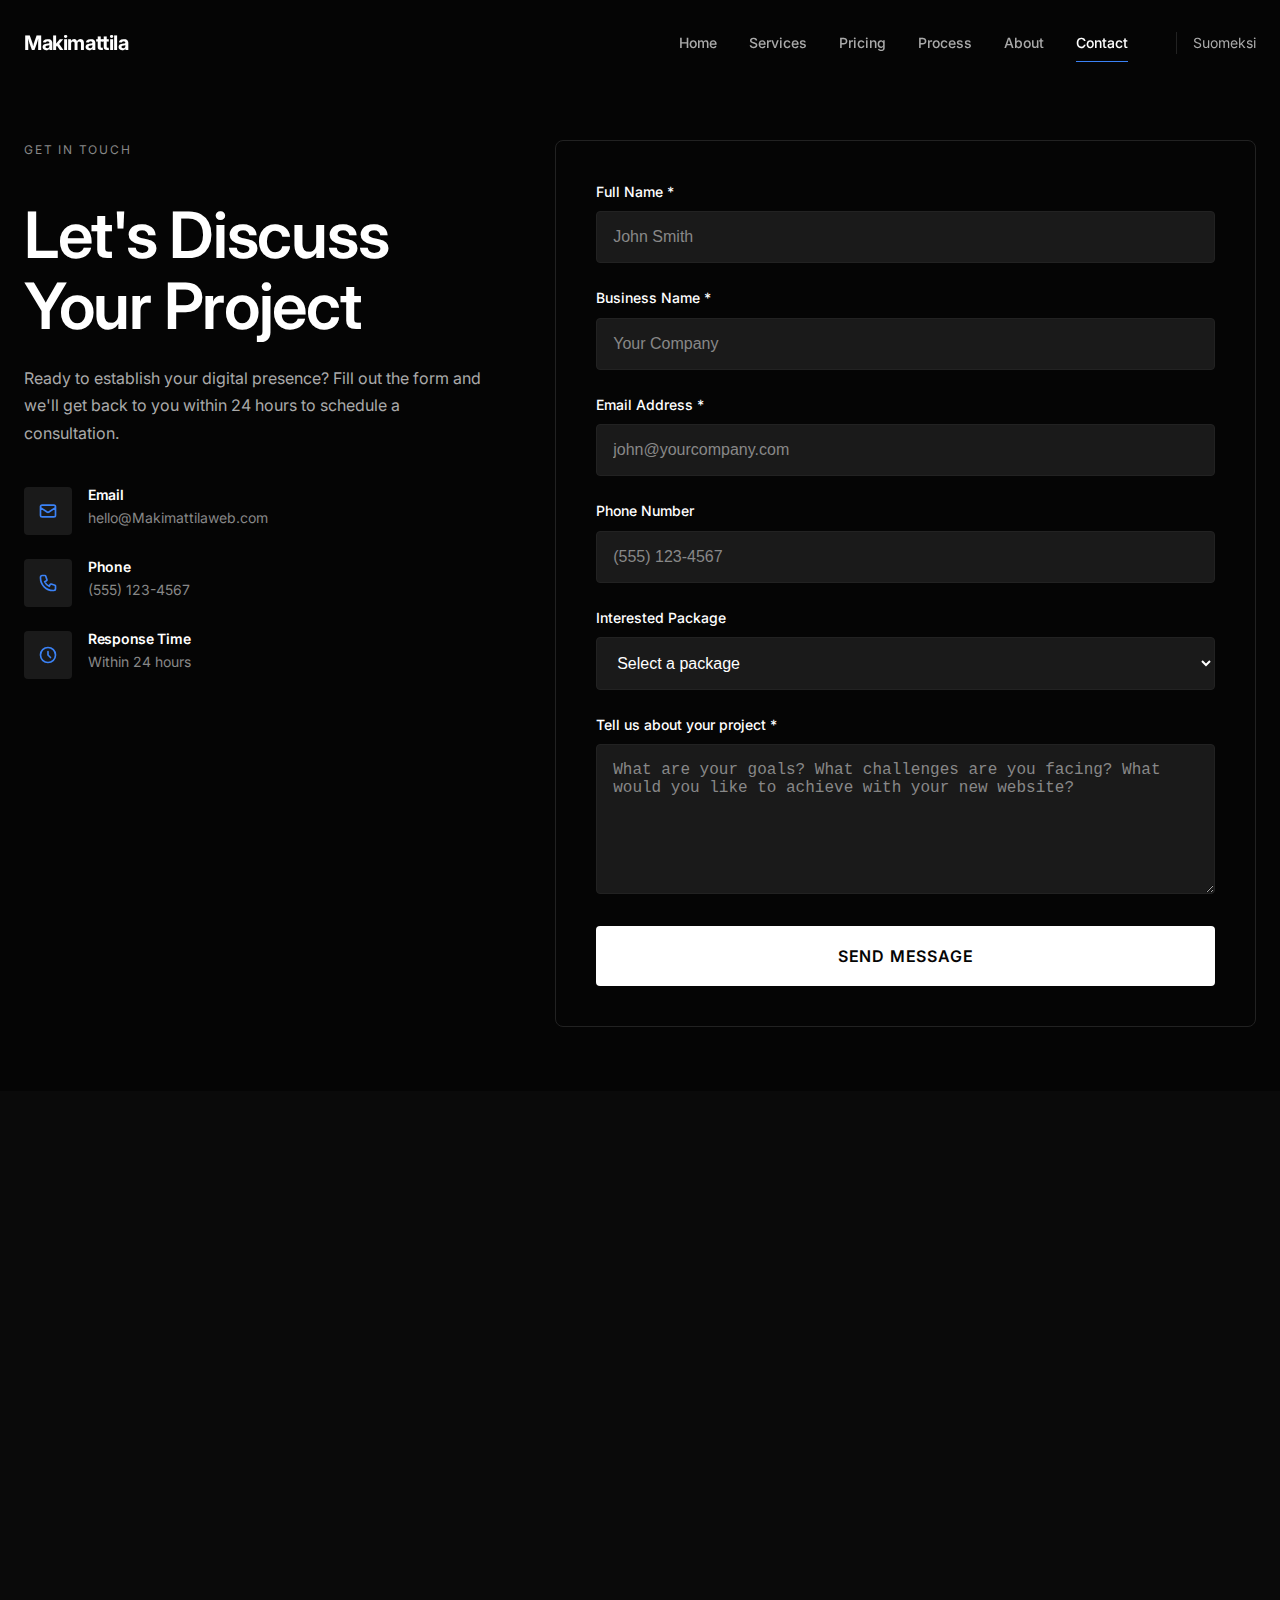
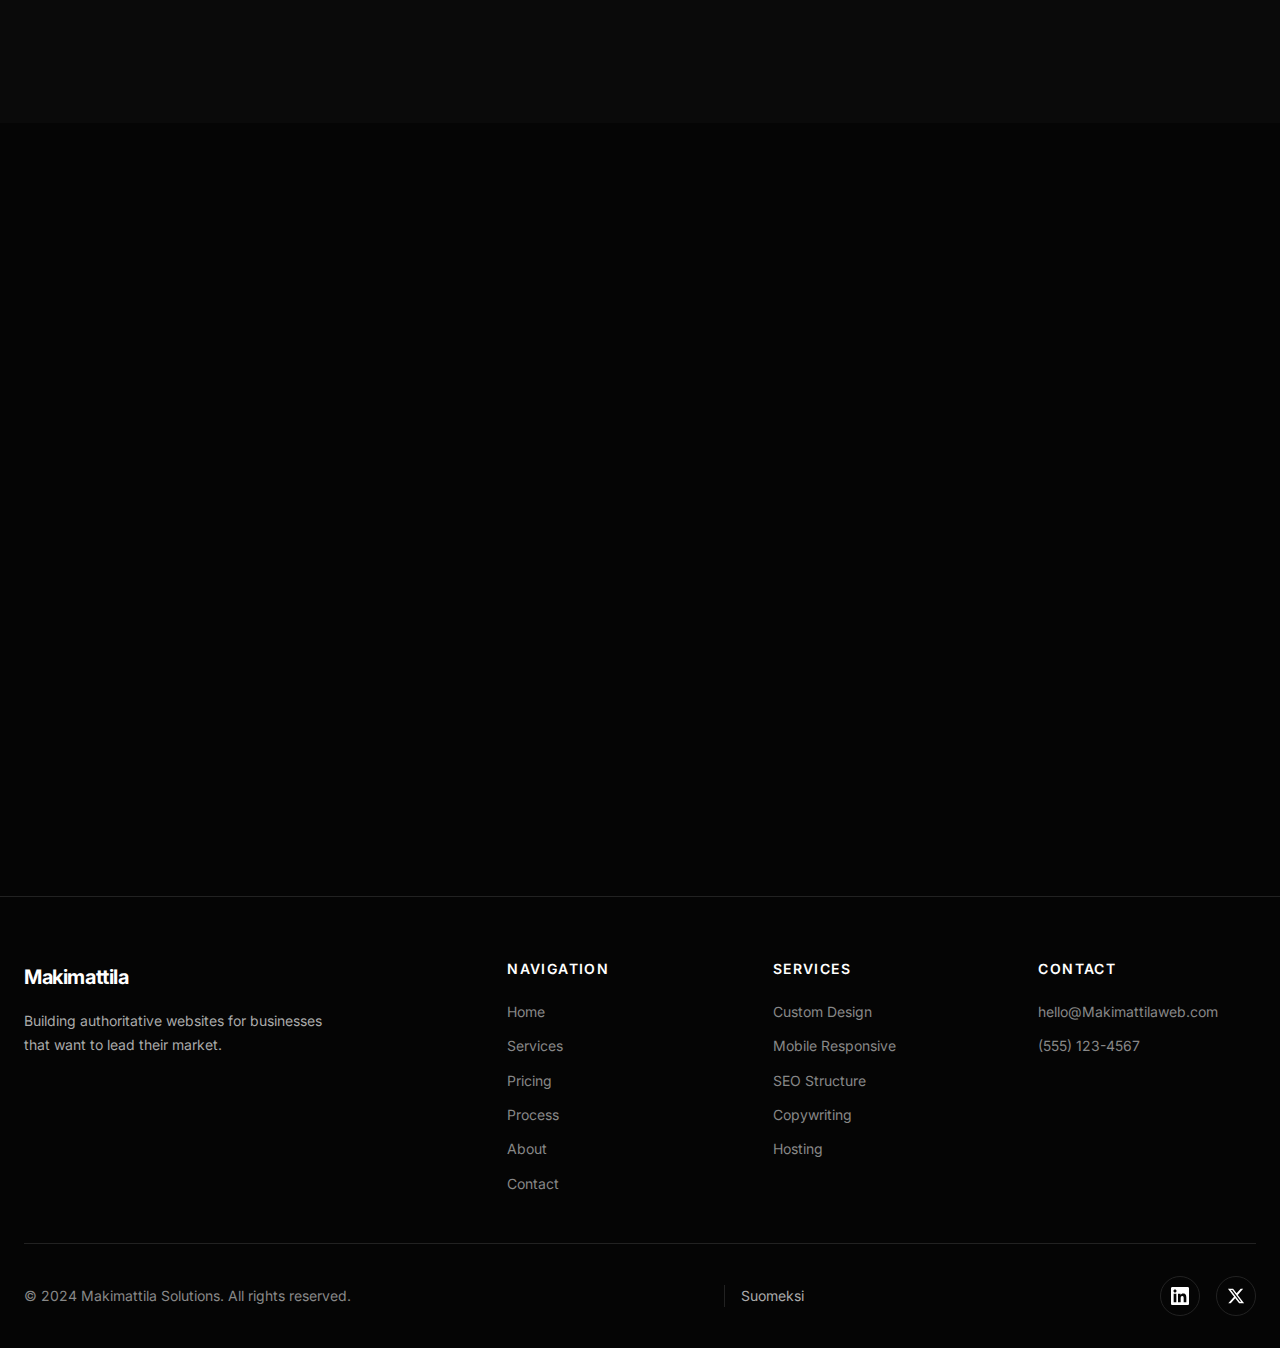
<file: en/contact.html>
<!DOCTYPE html>
<html lang="en">
<head>
    <meta charset="UTF-8">
    <meta name="viewport" content="width=device-width, initial-scale=1.0">
    <title>Contact | Makimattila Solutions</title>
    <meta name="description" content="Get in touch with Makimattila Solutions. Request a consultation or learn more about our web design services.">
    
    <!-- Fonts -->
    <link rel="preconnect" href="https://fonts.googleapis.com">
    <link rel="preconnect" href="https://fonts.gstatic.com" crossorigin>
    <link href="https://fonts.googleapis.com/css2?family=Inter:wght@400;500;600;700&display=swap" rel="stylesheet">
    
    <!-- Styles -->
    <link rel="stylesheet" href="../css/main.css">
</head>
<body>
    <!-- Header -->
    <header class="header">
        <div class="container">
            <div class="header-inner">
                <a href="index.html" class="logo">Makimattila</a>
                
                <nav class="nav">
                    <a href="index.html" class="nav-link">Home</a>
                    <a href="services.html" class="nav-link">Services</a>
                    <a href="pricing.html" class="nav-link">Pricing</a>
                    <a href="process.html" class="nav-link">Process</a>
                    <a href="about.html" class="nav-link">About</a>
                    <a href="contact.html" class="nav-link active">Contact</a>
                    <a href="../contact.html" class="lang-switcher">Suomeksi</a>
                </nav>
                
                <button class="menu-toggle" aria-label="Toggle menu">
                    <span></span>
                    <span></span>
                    <span></span>
                </button>
            </div>
        </div>
    </header>

    <!-- Contact Hero -->
    <section class="contact-hero">
        <div class="container">
            <div class="contact-grid">
                <div class="contact-info fade-in">
                    <p class="section-label">Get in Touch</p>
                    <h2>Let's Discuss Your Project</h2>
                    <p>Ready to establish your digital presence? Fill out the form and we'll get back to you within 24 hours to schedule a consultation.</p>
                    
                    <div class="contact-methods">
                        <div class="contact-method">
                            <div class="contact-method-icon">
                                <svg xmlns="http://www.w3.org/2000/svg" fill="none" viewBox="0 0 24 24" stroke="currentColor">
                                    <path stroke-linecap="round" stroke-linejoin="round" stroke-width="2" d="M3 8l7.89 5.26a2 2 0 002.22 0L21 8M5 19h14a2 2 0 002-2V7a2 2 0 00-2-2H5a2 2 0 00-2 2v10a2 2 0 002 2z" />
                                </svg>
                            </div>
                            <div class="contact-method-content">
                                <h4>Email</h4>
                                <p>hello@Makimattilaweb.com</p>
                            </div>
                        </div>
                        
                        <div class="contact-method">
                            <div class="contact-method-icon">
                                <svg xmlns="http://www.w3.org/2000/svg" fill="none" viewBox="0 0 24 24" stroke="currentColor">
                                    <path stroke-linecap="round" stroke-linejoin="round" stroke-width="2" d="M3 5a2 2 0 012-2h3.28a1 1 0 01.948.684l1.498 4.493a1 1 0 01-.502 1.21l-2.257 1.13a11.042 11.042 0 005.516 5.516l1.13-2.257a1 1 0 011.21-.502l4.493 1.498a1 1 0 01.684.949V19a2 2 0 01-2 2h-1C9.716 21 3 14.284 3 6V5z" />
                                </svg>
                            </div>
                            <div class="contact-method-content">
                                <h4>Phone</h4>
                                <p>(555) 123-4567</p>
                            </div>
                        </div>
                        
                        <div class="contact-method">
                            <div class="contact-method-icon">
                                <svg xmlns="http://www.w3.org/2000/svg" fill="none" viewBox="0 0 24 24" stroke="currentColor">
                                    <path stroke-linecap="round" stroke-linejoin="round" stroke-width="2" d="M12 8v4l3 3m6-3a9 9 0 11-18 0 9 9 0 0118 0z" />
                                </svg>
                            </div>
                            <div class="contact-method-content">
                                <h4>Response Time</h4>
                                <p>Within 24 hours</p>
                            </div>
                        </div>
                    </div>
                </div>
                
                <div class="contact-form fade-in">
                    <form>
                        <div class="form-group">
                            <label class="form-label" for="name">Full Name *</label>
                            <input type="text" id="name" name="name" class="form-input" placeholder="John Smith" required>
                        </div>
                        
                        <div class="form-group">
                            <label class="form-label" for="business">Business Name *</label>
                            <input type="text" id="business" name="business" class="form-input" placeholder="Your Company" required>
                        </div>
                        
                        <div class="form-group">
                            <label class="form-label" for="email">Email Address *</label>
                            <input type="email" id="email" name="email" class="form-input" placeholder="john@yourcompany.com" required>
                        </div>
                        
                        <div class="form-group">
                            <label class="form-label" for="phone">Phone Number</label>
                            <input type="tel" id="phone" name="phone" class="form-input" placeholder="(555) 123-4567">
                        </div>
                        
                        <div class="form-group">
                            <label class="form-label" for="package">Interested Package</label>
                            <select id="package" name="package" class="form-input">
                                <option value="">Select a package</option>
                                <option value="essential">Essential - $3,500</option>
                                <option value="professional">Professional - $6,500</option>
                                <option value="enterprise">Enterprise - $12,000</option>
                                <option value="unsure">Not sure yet</option>
                            </select>
                        </div>
                        
                        <div class="form-group">
                            <label class="form-label" for="message">Tell us about your project *</label>
                            <textarea id="message" name="message" class="form-textarea" placeholder="What are your goals? What challenges are you facing? What would you like to achieve with your new website?" required></textarea>
                        </div>
                        
                        <button type="submit" class="btn btn-primary btn-large" style="width: 100%;">Send Message</button>
                    </form>
                </div>
            </div>
        </div>
    </section>

    <!-- What Happens Next -->
    <section class="section section-alt">
        <div class="container">
            <div class="section-header fade-in">
                <p class="section-label">What to Expect</p>
                <h2 class="section-title">What Happens Next</h2>
            </div>
            
            <div class="audience-grid">
                <div class="audience-card fade-in stagger-1">
                    <div class="audience-icon">
                        <span style="font-size: 1.5rem; font-weight: 700; color: var(--color-accent);">01</span>
                    </div>
                    <h3>We Review Your Message</h3>
                    <p>Our team will carefully review your project details and requirements within 24 hours.</p>
                </div>
                
                <div class="audience-card fade-in stagger-2">
                    <div class="audience-icon">
                        <span style="font-size: 1.5rem; font-weight: 700; color: var(--color-accent);">02</span>
                    </div>
                    <h3>Schedule a Call</h3>
                    <p>We'll reach out to schedule a free 30-minute consultation to discuss your project in detail.</p>
                </div>
                
                <div class="audience-card fade-in stagger-3">
                    <div class="audience-icon">
                        <span style="font-size: 1.5rem; font-weight: 700; color: var(--color-accent);">03</span>
                    </div>
                    <h3>Receive a Proposal</h3>
                    <p>After our call, we'll send you a detailed proposal tailored to your specific needs and goals.</p>
                </div>
            </div>
        </div>
    </section>

    <!-- CTA Section -->
    <section class="section">
        <div class="container">
            <div class="cta-section fade-in">
                <h2 class="cta-title">Prefer to Call?</h2>
                <p class="cta-subtitle">
                    Sometimes a quick conversation is the best way to get started. 
                    Feel free to call us directly.
                </p>
                <a href="tel:+15551234567" class="btn btn-primary btn-large">Call (555) 123-4567</a>
            </div>
        </div>
    </section>

    <!-- Footer -->
    <footer class="footer">
        <div class="container">
            <div class="footer-grid">
                <div class="footer-brand">
                    <a href="index.html" class="logo">Makimattila</a>
                    <p>Building authoritative websites for businesses that want to lead their market.</p>
                </div>
                
                <div class="footer-nav">
                    <h4 class="footer-title">Navigation</h4>
                    <div class="footer-links">
                        <a href="index.html">Home</a>
                        <a href="services.html">Services</a>
                        <a href="pricing.html">Pricing</a>
                        <a href="process.html">Process</a>
                        <a href="about.html">About</a>
                        <a href="contact.html">Contact</a>
                    </div>
                </div>
                
                <div class="footer-services">
                    <h4 class="footer-title">Services</h4>
                    <div class="footer-links">
                        <a href="services.html">Custom Design</a>
                        <a href="services.html">Mobile Responsive</a>
                        <a href="services.html">SEO Structure</a>
                        <a href="services.html">Copywriting</a>
                        <a href="services.html">Hosting</a>
                    </div>
                </div>
                
                <div class="footer-contact">
                    <h4 class="footer-title">Contact</h4>
                    <div class="footer-links">
                        <a href="mailto:hello@Makimattilaweb.com">hello@Makimattilaweb.com</a>
                        <a href="tel:+15551234567">(555) 123-4567</a>
                    </div>
                </div>
            </div>
            
            <div class="footer-bottom">
                <p class="footer-copyright">&copy; 2024 Makimattila Solutions. All rights reserved.</p>
                    <a href="../contact.html" class="lang-switcher">Suomeksi</a>
                <div class="footer-socials">
                    <a href="#" aria-label="LinkedIn">
                        <svg xmlns="http://www.w3.org/2000/svg" fill="currentColor" viewBox="0 0 24 24">
                            <path d="M20.447 20.452h-3.554v-5.569c0-1.328-.027-3.037-1.852-3.037-1.853 0-2.136 1.445-2.136 2.939v5.667H9.351V9h3.414v1.561h.046c.477-.9 1.637-1.85 3.37-1.85 3.601 0 4.267 2.37 4.267 5.455v6.286zM5.337 7.433c-1.144 0-2.063-.926-2.063-2.065 0-1.138.92-2.063 2.063-2.063 1.14 0 2.064.925 2.064 2.063 0 1.139-.925 2.065-2.064 2.065zm1.782 13.019H3.555V9h3.564v11.452zM22.225 0H1.771C.792 0 0 .774 0 1.729v20.542C0 23.227.792 24 1.771 24h20.451C23.2 24 24 23.227 24 22.271V1.729C24 .774 23.2 0 22.222 0h.003z"/>
                        </svg>
                    </a>
                    <a href="#" aria-label="Twitter">
                        <svg xmlns="http://www.w3.org/2000/svg" fill="currentColor" viewBox="0 0 24 24">
                            <path d="M18.244 2.25h3.308l-7.227 8.26 8.502 11.24H16.17l-5.214-6.817L4.99 21.75H1.68l7.73-8.835L1.254 2.25H8.08l4.713 6.231zm-1.161 17.52h1.833L7.084 4.126H5.117z"/>
                        </svg>
                    </a>
                </div>
            </div>
        </div>
    </footer>

    <!-- Scripts -->
    <script src="../js/main.js"></script>
</body>
</html>
</file>
<file: css/main.css>
/* ============================================
   Makimattila SOLUTIONS - MAIN STYLES
   Corporate-Level Website Design
   ============================================ */

/* CSS Variables - Design Tokens */
:root {
    /* Colors */
    --color-primary: #FFFFFF;
    --color-secondary: #888888;
    --color-background: #050505;
    --color-background-alt: #0a0a0a;
    --color-text: #FFFFFF;
    --color-text-muted: #aaaaaa;
    --color-accent: #3B82F6;
    --color-border: #222222;
    --color-charcoal: #1a1a1a;
    --color-slate: #2d2d2d;
    --color-navy: #1e3a5f;
    --color-offwhite: #f5f5f5;
    
    /* Typography */
    --font-heading: 'Inter', -apple-system, BlinkMacSystemFont, 'Segoe UI', sans-serif;
    --font-body: 'Inter', -apple-system, BlinkMacSystemFont, 'Segoe UI', sans-serif;
    
    /* Font Sizes */
    --text-xs: 0.75rem;
    --text-sm: 0.875rem;
    --text-base: 1rem;
    --text-lg: 1.125rem;
    --text-xl: 1.25rem;
    --text-2xl: 1.5rem;
    --text-3xl: 1.875rem;
    --text-4xl: 2.25rem;
    --text-5xl: 3rem;
    --text-6xl: 3.75rem;
    --text-7xl: 4.5rem;
    --text-8xl: 6rem;
    --text-9xl: 8rem;
    
    /* Spacing */
    --space-1: 0.25rem;
    --space-2: 0.5rem;
    --space-3: 0.75rem;
    --space-4: 1rem;
    --space-5: 1.25rem;
    --space-6: 1.5rem;
    --space-8: 2rem;
    --space-10: 2.5rem;
    --space-12: 3rem;
    --space-16: 4rem;
    --space-20: 5rem;
    --space-24: 6rem;
    --space-32: 8rem;
    --space-40: 10rem;
    
    /* Layout */
    --max-width: 1400px;
    --section-padding: 8rem;
    --container-padding: 1.5rem;
    
    /* Transitions */
    --transition-fast: 150ms ease;
    --transition-base: 300ms ease;
    --transition-slow: 500ms ease;
    
    /* Border Radius */
    --radius-sm: 0.25rem;
    --radius-md: 0.5rem;
    --radius-lg: 1rem;
    
    /* Shadows */
    --shadow-sm: 0 1px 2px rgba(0, 0, 0, 0.3);
    --shadow-md: 0 4px 6px rgba(0, 0, 0, 0.4);
    --shadow-lg: 0 10px 15px rgba(0, 0, 0, 0.5);
}

/* Reset & Base Styles */
*, *::before, *::after {
    box-sizing: border-box;
    margin: 0;
    padding: 0;
}

html {
    scroll-behavior: smooth;
    font-size: 16px;
}

body {
    font-family: var(--font-body);
    font-size: var(--text-base);
    line-height: 1.6;
    color: var(--color-text);
    background-color: var(--color-background);
    -webkit-font-smoothing: antialiased;
    -moz-osx-font-smoothing: grayscale;
    overflow-x: hidden;
}

img {
    max-width: 100%;
    height: auto;
    display: block;
}

a {
    color: inherit;
    text-decoration: none;
    transition: color var(--transition-base);
}

a:hover {
    color: var(--color-accent);
}

ul, ol {
    list-style: none;
}

button {
    font-family: inherit;
    cursor: pointer;
    border: none;
    background: none;
}

/* Typography */
h1, h2, h3, h4, h5, h6 {
    font-family: var(--font-heading);
    font-weight: 600;
    line-height: 1.1;
    letter-spacing: -0.02em;
    color: var(--color-primary);
}

h1 {
    font-size: clamp(2.5rem, 8vw, 6rem);
}

h2 {
    font-size: clamp(2rem, 5vw, 4rem);
}

h3 {
    font-size: clamp(1.5rem, 3vw, 2.5rem);
}

h4 {
    font-size: var(--text-2xl);
}

p {
    color: var(--color-text-muted);
    line-height: 1.7;
}

.text-muted {
    color: var(--color-secondary);
}

.text-accent {
    color: var(--color-accent);
}

.label {
    font-size: var(--text-xs);
    text-transform: uppercase;
    letter-spacing: 0.15em;
    color: var(--color-secondary);
}

/* Layout Utilities */
.container {
    width: 100%;
    max-width: var(--max-width);
    margin: 0 auto;
    padding: 0 var(--container-padding);
}

.section {
    padding: var(--section-padding) 0;
    position: relative;
}

.section-alt {
    background-color: var(--color-background-alt);
}

/* Grid System */
.grid {
    display: grid;
    gap: var(--space-8);
}

.grid-2 {
    grid-template-columns: repeat(2, 1fr);
}

.grid-3 {
    grid-template-columns: repeat(3, 1fr);
}

.grid-4 {
    grid-template-columns: repeat(4, 1fr);
}

/* Flexbox Utilities */
.flex {
    display: flex;
}

.flex-col {
    flex-direction: column;
}

.items-center {
    align-items: center;
}

.justify-center {
    justify-content: center;
}

.justify-between {
    justify-content: space-between;
}

.gap-4 {
    gap: var(--space-4);
}

.gap-6 {
    gap: var(--space-6);
}

.gap-8 {
    gap: var(--space-8);
}

/* ============================================
   HEADER & NAVIGATION
   ============================================ */

.header {
    position: fixed;
    top: 0;
    left: 0;
    right: 0;
    z-index: 1000;
    padding: var(--space-6) 0;
    transition: background-color var(--transition-base), 
                backdrop-filter var(--transition-base),
                padding var(--transition-base);
}

.header.scrolled {
    background-color: rgba(5, 5, 5, 0.9);
    backdrop-filter: blur(20px);
    padding: var(--space-4) 0;
}

.header-inner {
    display: flex;
    align-items: center;
    justify-content: space-between;
}

.logo {
    font-size: var(--text-xl);
    font-weight: 700;
    letter-spacing: -0.02em;
    color: var(--color-primary);
}

.logo span {
    color: var(--color-accent);
}

.nav {
    display: flex;
    align-items: center;
    gap: var(--space-8);
}

.nav-link {
    font-size: var(--text-sm);
    font-weight: 500;
    color: var(--color-text-muted);
    position: relative;
    padding: var(--space-2) 0;
}

.nav-link::after {
    content: '';
    position: absolute;
    bottom: 0;
    left: 0;
    width: 0;
    height: 1px;
    background-color: var(--color-accent);
    transition: width var(--transition-base);
}

.nav-link:hover::after,
.nav-link.active::after {
    width: 100%;
}

.nav-link:hover,
.nav-link.active {
    color: var(--color-primary);
}

/* Language switcher (FI/EN) */
.lang-switcher {
    margin-left: var(--space-4);
    padding-left: var(--space-4);
    border-left: 1px solid var(--color-border);
    font-size: var(--text-sm);
    color: var(--color-text-muted);
    text-decoration: none;
    white-space: nowrap;
}
.lang-switcher:hover {
    color: var(--color-primary);
}

/* Mobile Menu Toggle */
.menu-toggle {
    display: none;
    flex-direction: column;
    gap: 6px;
    padding: var(--space-2);
}

.menu-toggle span {
    display: block;
    width: 24px;
    height: 2px;
    background-color: var(--color-primary);
    transition: transform var(--transition-base), opacity var(--transition-base);
}

/* ============================================
   BUTTONS
   ============================================ */

.btn {
    display: inline-flex;
    align-items: center;
    justify-content: center;
    gap: var(--space-2);
    padding: var(--space-4) var(--space-8);
    font-size: var(--text-sm);
    font-weight: 600;
    text-transform: uppercase;
    letter-spacing: 0.05em;
    border-radius: var(--radius-sm);
    transition: all var(--transition-base);
    position: relative;
    overflow: hidden;
}

.btn-primary {
    background-color: var(--color-primary);
    color: var(--color-background);
}

.btn-primary:hover {
    background-color: var(--color-accent);
    color: var(--color-primary);
}

.btn-secondary {
    background-color: transparent;
    color: var(--color-primary);
    border: 1px solid var(--color-border);
}

.btn-secondary:hover {
    border-color: var(--color-primary);
    background-color: rgba(255, 255, 255, 0.05);
}

.btn-large {
    padding: var(--space-5) var(--space-10);
    font-size: var(--text-base);
}

/* ============================================
   HERO SECTION
   ============================================ */

.hero {
    min-height: 100vh;
    display: flex;
    align-items: center;
    justify-content: center;
    position: relative;
    overflow: hidden;
    padding-top: 80px;
}

.hero-bg {
    position: absolute;
    inset: 0;
    z-index: 0;
}

.hero-bg img {
    width: 100%;
    height: 100%;
    object-fit: cover;
    opacity: 0.4;
}

.hero-overlay {
    position: absolute;
    inset: 0;
    background: linear-gradient(
        to bottom,
        rgba(5, 5, 5, 0.7) 0%,
        rgba(5, 5, 5, 0.5) 50%,
        rgba(5, 5, 5, 0.9) 100%
    );
    z-index: 1;
}

.hero-content {
    position: relative;
    z-index: 2;
    text-align: center;
    max-width: 900px;
    padding: 0 var(--container-padding);
}

.hero-label {
    font-size: var(--text-xs);
    text-transform: uppercase;
    letter-spacing: 0.2em;
    color: var(--color-secondary);
    margin-bottom: var(--space-6);
}

.hero-title {
    font-size: clamp(2.5rem, 7vw, 5.5rem);
    font-weight: 700;
    line-height: 1.05;
    margin-bottom: var(--space-6);
}

.hero-title span {
    display: block;
}

.hero-subtitle {
    font-size: clamp(1rem, 1.5vw, 1.25rem);
    color: var(--color-text-muted);
    max-width: 600px;
    margin: 0 auto var(--space-10);
}

.hero-cta {
    display: flex;
    gap: var(--space-4);
    justify-content: center;
    flex-wrap: wrap;
}

/* Scroll Indicator */
.scroll-indicator {
    position: absolute;
    bottom: var(--space-10);
    left: 50%;
    transform: translateX(-50%);
    z-index: 2;
    display: flex;
    flex-direction: column;
    align-items: center;
    gap: var(--space-2);
}

.scroll-indicator span {
    font-size: var(--text-xs);
    text-transform: uppercase;
    letter-spacing: 0.1em;
    color: var(--color-secondary);
}

.scroll-line {
    width: 1px;
    height: 60px;
    background: linear-gradient(to bottom, var(--color-accent), transparent);
    animation: scrollPulse 2s ease-in-out infinite;
}

@keyframes scrollPulse {
    0%, 100% {
        opacity: 0.3;
        transform: scaleY(0.5);
    }
    50% {
        opacity: 1;
        transform: scaleY(1);
    }
}

/* ============================================
   SECTION STYLES
   ============================================ */

.section-header {
    margin-bottom: var(--space-16);
}

.section-label {
    font-size: var(--text-xs);
    text-transform: uppercase;
    letter-spacing: 0.15em;
    color: var(--color-secondary);
    margin-bottom: var(--space-4);
}

.section-title {
    font-size: clamp(2rem, 4vw, 3.5rem);
    font-weight: 700;
    max-width: 800px;
}

.section-title.centered {
    text-align: center;
    margin-left: auto;
    margin-right: auto;
}

/* ============================================
   WHO IT'S FOR SECTION
   ============================================ */

.audience-grid {
    display: grid;
    grid-template-columns: repeat(auto-fit, minmax(280px, 1fr));
    gap: var(--space-6);
}

.audience-card {
    padding: var(--space-8);
    border: 1px solid var(--color-border);
    border-radius: var(--radius-md);
    transition: all var(--transition-base);
}

.audience-card:hover {
    border-color: var(--color-accent);
    transform: translateY(-4px);
}

.audience-icon {
    width: 48px;
    height: 48px;
    display: flex;
    align-items: center;
    justify-content: center;
    background-color: var(--color-charcoal);
    border-radius: var(--radius-sm);
    margin-bottom: var(--space-6);
}

.audience-icon svg {
    width: 24px;
    height: 24px;
    color: var(--color-accent);
}

.audience-card h3 {
    font-size: var(--text-xl);
    margin-bottom: var(--space-3);
}

.audience-card p {
    font-size: var(--text-sm);
    color: var(--color-secondary);
}

/* ============================================
   WHY IT WORKS SECTION
   ============================================ */

.benefits-grid {
    display: grid;
    grid-template-columns: repeat(2, 1fr);
    gap: var(--space-12);
}

.benefit-item {
    display: flex;
    gap: var(--space-6);
}

.benefit-number {
    font-size: var(--text-5xl);
    font-weight: 700;
    color: var(--color-accent);
    opacity: 0.3;
    line-height: 1;
}

.benefit-content h3 {
    font-size: var(--text-xl);
    margin-bottom: var(--space-3);
}

.benefit-content p {
    font-size: var(--text-sm);
}

/* ============================================
   USE CASES / PORTFOLIO SECTION
   ============================================ */

.portfolio-grid {
    display: grid;
    grid-template-columns: repeat(2, 1fr);
    gap: var(--space-6);
}

.portfolio-card {
    position: relative;
    border-radius: var(--radius-md);
    overflow: hidden;
    aspect-ratio: 4/3;
}

.portfolio-card img {
    width: 100%;
    height: 100%;
    object-fit: cover;
    transition: transform var(--transition-slow);
}

.portfolio-card:hover img {
    transform: scale(1.05);
}

.portfolio-overlay {
    position: absolute;
    inset: 0;
    background: linear-gradient(
        to top,
        rgba(5, 5, 5, 0.95) 0%,
        rgba(5, 5, 5, 0.5) 50%,
        transparent 100%
    );
    display: flex;
    flex-direction: column;
    justify-content: flex-end;
    padding: var(--space-6);
    transition: background var(--transition-base);
}

.portfolio-card:hover .portfolio-overlay {
    background: linear-gradient(
        to top,
        rgba(5, 5, 5, 0.98) 0%,
        rgba(5, 5, 5, 0.7) 60%,
        rgba(5, 5, 5, 0.3) 100%
    );
}

.portfolio-tag {
    font-size: var(--text-xs);
    text-transform: uppercase;
    letter-spacing: 0.1em;
    color: var(--color-accent);
    margin-bottom: var(--space-2);
}

.portfolio-title {
    font-size: var(--text-xl);
    font-weight: 600;
}

/* ============================================
   TESTIMONIALS SECTION
   ============================================ */

.testimonials-grid {
    display: grid;
    grid-template-columns: repeat(3, 1fr);
    gap: var(--space-6);
}

.testimonial-card {
    padding: var(--space-8);
    border: 1px solid var(--color-border);
    border-radius: var(--radius-md);
}

.testimonial-quote {
    font-size: var(--text-lg);
    font-style: italic;
    color: var(--color-text-muted);
    margin-bottom: var(--space-6);
    line-height: 1.6;
}

.testimonial-author {
    display: flex;
    align-items: center;
    gap: var(--space-4);
}

.testimonial-avatar {
    width: 48px;
    height: 48px;
    border-radius: 50%;
    background-color: var(--color-charcoal);
    display: flex;
    align-items: center;
    justify-content: center;
    font-weight: 600;
    color: var(--color-accent);
}

.testimonial-info h4 {
    font-size: var(--text-sm);
    font-weight: 600;
    margin-bottom: var(--space-1);
}

.testimonial-info p {
    font-size: var(--text-xs);
    color: var(--color-secondary);
}

/* ============================================
   CTA SECTION
   ============================================ */

.cta-section {
    text-align: center;
    padding: var(--space-32) 0;
}

.cta-title {
    font-size: clamp(2rem, 5vw, 4rem);
    font-weight: 700;
    margin-bottom: var(--space-6);
}

.cta-subtitle {
    font-size: var(--text-lg);
    color: var(--color-text-muted);
    max-width: 600px;
    margin: 0 auto var(--space-10);
}

/* ============================================
   SERVICES PAGE
   ============================================ */

.services-hero {
    padding-top: 140px;
    padding-bottom: var(--space-16);
    text-align: center;
}

.services-list {
    display: flex;
    flex-direction: column;
    gap: var(--space-4);
}

.service-item {
    border: 1px solid var(--color-border);
    border-radius: var(--radius-md);
    overflow: hidden;
    transition: border-color var(--transition-base);
}

.service-item:hover {
    border-color: var(--color-accent);
}

.service-header {
    display: flex;
    align-items: center;
    justify-content: space-between;
    padding: var(--space-6) var(--space-8);
    cursor: pointer;
}

.service-title {
    display: flex;
    align-items: center;
    gap: var(--space-4);
}

.service-number {
    font-size: var(--text-sm);
    color: var(--color-accent);
    font-weight: 600;
}

.service-name {
    font-size: var(--text-xl);
    font-weight: 600;
}

.service-toggle {
    width: 32px;
    height: 32px;
    display: flex;
    align-items: center;
    justify-content: center;
    border-radius: 50%;
    background-color: var(--color-charcoal);
    transition: background-color var(--transition-base);
}

.service-item:hover .service-toggle {
    background-color: var(--color-accent);
}

.service-toggle svg {
    width: 16px;
    height: 16px;
    transition: transform var(--transition-base);
}

.service-item.active .service-toggle svg {
    transform: rotate(45deg);
}

.service-content {
    max-height: 0;
    overflow: hidden;
    transition: max-height var(--transition-slow);
}

.service-item.active .service-content {
    max-height: 500px;
}

.service-details {
    padding: 0 var(--space-8) var(--space-8);
    display: grid;
    grid-template-columns: 2fr 1fr;
    gap: var(--space-8);
}

.service-description {
    color: var(--color-text-muted);
}

.service-features {
    display: flex;
    flex-direction: column;
    gap: var(--space-3);
}

.service-feature {
    display: flex;
    align-items: center;
    gap: var(--space-3);
    font-size: var(--text-sm);
}

.service-feature svg {
    width: 16px;
    height: 16px;
    color: var(--color-accent);
}

/* Add-ons Section */
.addons-section {
    margin-top: var(--space-16);
}

.addons-grid {
    display: grid;
    grid-template-columns: repeat(3, 1fr);
    gap: var(--space-6);
}

.addon-card {
    padding: var(--space-8);
    border: 1px solid var(--color-border);
    border-radius: var(--radius-md);
    text-align: center;
    transition: all var(--transition-base);
}

.addon-card:hover {
    border-color: var(--color-accent);
    background-color: var(--color-charcoal);
}

.addon-icon {
    width: 64px;
    height: 64px;
    margin: 0 auto var(--space-6);
    display: flex;
    align-items: center;
    justify-content: center;
    background-color: var(--color-slate);
    border-radius: 50%;
}

.addon-icon svg {
    width: 28px;
    height: 28px;
    color: var(--color-accent);
}

.addon-card h3 {
    font-size: var(--text-lg);
    margin-bottom: var(--space-3);
}

.addon-card p {
    font-size: var(--text-sm);
}

/* ============================================
   PRICING PAGE
   ============================================ */

.pricing-hero {
    padding-top: 140px;
    padding-bottom: var(--space-16);
    text-align: center;
}

.pricing-grid {
    display: grid;
    grid-template-columns: repeat(3, 1fr);
    gap: var(--space-6);
}

.pricing-card {
    border: 1px solid var(--color-border);
    border-radius: var(--radius-md);
    padding: var(--space-8);
    position: relative;
    transition: all var(--transition-base);
}

.pricing-card:hover {
    border-color: var(--color-accent);
    transform: translateY(-4px);
}

.pricing-card.featured {
    border-color: var(--color-accent);
    background-color: var(--color-charcoal);
}

.pricing-badge {
    position: absolute;
    top: -12px;
    left: 50%;
    transform: translateX(-50%);
    background-color: var(--color-accent);
    color: var(--color-primary);
    font-size: var(--text-xs);
    font-weight: 600;
    text-transform: uppercase;
    letter-spacing: 0.1em;
    padding: var(--space-2) var(--space-4);
    border-radius: var(--radius-sm);
}

.pricing-name {
    font-size: var(--text-xl);
    font-weight: 600;
    margin-bottom: var(--space-2);
}

.pricing-description {
    font-size: var(--text-sm);
    color: var(--color-secondary);
    margin-bottom: var(--space-6);
}

.pricing-price {
    font-size: var(--text-4xl);
    font-weight: 700;
    margin-bottom: var(--space-6);
}

.pricing-price span {
    font-size: var(--text-base);
    font-weight: 400;
    color: var(--color-secondary);
}

.pricing-features {
    display: flex;
    flex-direction: column;
    gap: var(--space-3);
    margin-bottom: var(--space-8);
}

.pricing-feature {
    display: flex;
    align-items: center;
    gap: var(--space-3);
    font-size: var(--text-sm);
}

.pricing-feature svg {
    width: 16px;
    height: 16px;
    color: var(--color-accent);
    flex-shrink: 0;
}

.pricing-feature.disabled {
    color: var(--color-secondary);
}

.pricing-feature.disabled svg {
    color: var(--color-slate);
}

/* ============================================
   PROCESS PAGE
   ============================================ */

.process-hero {
    padding-top: 140px;
    padding-bottom: var(--space-16);
    text-align: center;
}

.process-timeline {
    position: relative;
    max-width: 800px;
    margin: 0 auto;
}

.process-timeline::before {
    content: '';
    position: absolute;
    left: 24px;
    top: 0;
    bottom: 0;
    width: 2px;
    background: linear-gradient(
        to bottom,
        var(--color-accent),
        transparent
    );
}

.process-step {
    display: flex;
    gap: var(--space-8);
    padding-bottom: var(--space-12);
    position: relative;
}

.process-step:last-child {
    padding-bottom: 0;
}

.process-number {
    width: 50px;
    height: 50px;
    display: flex;
    align-items: center;
    justify-content: center;
    background-color: var(--color-charcoal);
    border: 2px solid var(--color-accent);
    border-radius: 50%;
    font-size: var(--text-xl);
    font-weight: 700;
    color: var(--color-accent);
    flex-shrink: 0;
    position: relative;
    z-index: 1;
}

.process-content {
    padding-top: var(--space-2);
}

.process-content h3 {
    font-size: var(--text-2xl);
    margin-bottom: var(--space-3);
}

.process-content p {
    color: var(--color-text-muted);
    max-width: 500px;
}

/* ============================================
   ABOUT PAGE
   ============================================ */

.about-hero {
    padding-top: 140px;
    padding-bottom: var(--space-16);
}

.about-grid {
    display: grid;
    grid-template-columns: 1fr 1fr;
    gap: var(--space-16);
    align-items: center;
}

.about-image {
    border-radius: var(--radius-md);
    overflow: hidden;
}

.about-image img {
    width: 100%;
    height: 100%;
    object-fit: cover;
}

.about-content h2 {
    margin-bottom: var(--space-6);
}

.about-content p {
    margin-bottom: var(--space-4);
}

.values-grid {
    display: grid;
    grid-template-columns: repeat(2, 1fr);
    gap: var(--space-8);
    margin-top: var(--space-12);
}

.value-item h4 {
    font-size: var(--text-lg);
    margin-bottom: var(--space-2);
    display: flex;
    align-items: center;
    gap: var(--space-3);
}

.value-item h4 svg {
    width: 20px;
    height: 20px;
    color: var(--color-accent);
}

.value-item p {
    font-size: var(--text-sm);
    color: var(--color-secondary);
}

/* Stats Section */
.stats-grid {
    display: grid;
    grid-template-columns: repeat(4, 1fr);
    gap: var(--space-8);
    padding: var(--space-16) 0;
    border-top: 1px solid var(--color-border);
    border-bottom: 1px solid var(--color-border);
}

.stat-item {
    text-align: center;
}

.stat-number {
    font-size: var(--text-5xl);
    font-weight: 700;
    color: var(--color-accent);
    margin-bottom: var(--space-2);
}

.stat-label {
    font-size: var(--text-sm);
    color: var(--color-secondary);
    text-transform: uppercase;
    letter-spacing: 0.1em;
}

/* ============================================
   CONTACT PAGE
   ============================================ */

.contact-hero {
    padding-top: 140px;
    padding-bottom: var(--space-16);
}

.contact-grid {
    display: grid;
    grid-template-columns: 1fr 1.5fr;
    gap: var(--space-16);
}

.contact-info h2 {
    margin-bottom: var(--space-6);
}

.contact-info > p {
    margin-bottom: var(--space-10);
}

.contact-methods {
    display: flex;
    flex-direction: column;
    gap: var(--space-6);
}

.contact-method {
    display: flex;
    align-items: flex-start;
    gap: var(--space-4);
}

.contact-method-icon {
    width: 48px;
    height: 48px;
    display: flex;
    align-items: center;
    justify-content: center;
    background-color: var(--color-charcoal);
    border-radius: var(--radius-sm);
    flex-shrink: 0;
}

.contact-method-icon svg {
    width: 20px;
    height: 20px;
    color: var(--color-accent);
}

.contact-method-content h4 {
    font-size: var(--text-sm);
    font-weight: 600;
    margin-bottom: var(--space-1);
}

.contact-method-content p {
    font-size: var(--text-sm);
    color: var(--color-secondary);
}

/* Contact Form */
.contact-form {
    padding: var(--space-10);
    border: 1px solid var(--color-border);
    border-radius: var(--radius-md);
}

.form-group {
    margin-bottom: var(--space-6);
}

.form-label {
    display: block;
    font-size: var(--text-sm);
    font-weight: 500;
    margin-bottom: var(--space-2);
}

.form-input,
.form-textarea {
    width: 100%;
    padding: var(--space-4);
    background-color: var(--color-charcoal);
    border: 1px solid var(--color-border);
    border-radius: var(--radius-sm);
    color: var(--color-primary);
    font-size: var(--text-base);
    transition: border-color var(--transition-base);
}

.form-input:focus,
.form-textarea:focus {
    outline: none;
    border-color: var(--color-accent);
}

.form-input::placeholder,
.form-textarea::placeholder {
    color: var(--color-secondary);
}

.form-textarea {
    min-height: 150px;
    resize: vertical;
}

/* ============================================
   FOOTER
   ============================================ */

.footer {
    padding: var(--space-16) 0 var(--space-8);
    border-top: 1px solid var(--color-border);
}

.footer-grid {
    display: grid;
    grid-template-columns: 2fr 1fr 1fr 1fr;
    gap: var(--space-12);
    margin-bottom: var(--space-12);
}

.footer-brand p {
    margin-top: var(--space-4);
    font-size: var(--text-sm);
    max-width: 300px;
}

.footer-title {
    font-size: var(--text-sm);
    font-weight: 600;
    text-transform: uppercase;
    letter-spacing: 0.1em;
    margin-bottom: var(--space-6);
}

.footer-links {
    display: flex;
    flex-direction: column;
    gap: var(--space-3);
}

.footer-links a {
    font-size: var(--text-sm);
    color: var(--color-secondary);
    transition: color var(--transition-base);
}

.footer-links a:hover {
    color: var(--color-primary);
}

.footer-bottom {
    display: flex;
    justify-content: space-between;
    align-items: center;
    padding-top: var(--space-8);
    border-top: 1px solid var(--color-border);
}

.footer-copyright {
    font-size: var(--text-sm);
    color: var(--color-secondary);
}

.footer-socials {
    display: flex;
    gap: var(--space-4);
}

.footer-socials a {
    width: 40px;
    height: 40px;
    display: flex;
    align-items: center;
    justify-content: center;
    border: 1px solid var(--color-border);
    border-radius: 50%;
    transition: all var(--transition-base);
}

.footer-socials a:hover {
    border-color: var(--color-accent);
    background-color: var(--color-charcoal);
}

.footer-socials svg {
    width: 18px;
    height: 18px;
}

/* ============================================
   RESPONSIVE STYLES
   ============================================ */

@media (max-width: 1024px) {
    .grid-3,
    .grid-4 {
        grid-template-columns: repeat(2, 1fr);
    }
    
    .testimonials-grid {
        grid-template-columns: repeat(2, 1fr);
    }
    
    .pricing-grid {
        grid-template-columns: 1fr;
        max-width: 500px;
        margin: 0 auto;
    }
    
    .footer-grid {
        grid-template-columns: repeat(2, 1fr);
    }
    
    .stats-grid {
        grid-template-columns: repeat(2, 1fr);
    }
}

@media (max-width: 768px) {
    :root {
        --section-padding: 4rem;
    }
    
    .nav {
        display: none;
        position: absolute;
        top: 100%;
        left: 0;
        right: 0;
        background-color: var(--color-background);
        flex-direction: column;
        padding: var(--space-6);
        border-top: 1px solid var(--color-border);
    }
    
    .nav.active {
        display: flex;
    }
    
    .menu-toggle {
        display: flex;
    }
    
    .grid-2,
    .grid-3,
    .grid-4 {
        grid-template-columns: 1fr;
    }
    
    .benefits-grid {
        grid-template-columns: 1fr;
    }
    
    .portfolio-grid {
        grid-template-columns: 1fr;
    }
    
    .testimonials-grid {
        grid-template-columns: 1fr;
    }
    
    .addons-grid {
        grid-template-columns: 1fr;
    }
    
    .about-grid,
    .contact-grid {
        grid-template-columns: 1fr;
    }
    
    .values-grid {
        grid-template-columns: 1fr;
    }
    
    .service-details {
        grid-template-columns: 1fr;
    }
    
    .footer-grid {
        grid-template-columns: 1fr;
        gap: var(--space-8);
    }
    
    .footer-bottom {
        flex-direction: column;
        gap: var(--space-4);
        text-align: center;
    }
    
    .hero-cta {
        flex-direction: column;
        align-items: center;
    }
    
    .btn {
        width: 100%;
        max-width: 280px;
    }
}

@media (max-width: 480px) {
    :root {
        --container-padding: 1rem;
    }
    
    .stats-grid {
        grid-template-columns: 1fr;
    }
}

/* ============================================
   ANIMATIONS
   ============================================ */

.fade-in {
    opacity: 0;
    transform: translateY(20px);
    transition: opacity 0.6s ease, transform 0.6s ease;
}

.fade-in.visible {
    opacity: 1;
    transform: translateY(0);
}

/* Stagger animation delays */
.stagger-1 { transition-delay: 0.1s; }
.stagger-2 { transition-delay: 0.2s; }
.stagger-3 { transition-delay: 0.3s; }
.stagger-4 { transition-delay: 0.4s; }
.stagger-5 { transition-delay: 0.5s; }

/* Hover lift effect */
.hover-lift {
    transition: transform var(--transition-base);
}

.hover-lift:hover {
    transform: translateY(-4px);
}
</file>
<file: css/styles.css>
/* ============================================
   EXECUTIVE WEB SOLUTIONS - MAIN STYLES
   Corporate-Level Website Design
   ============================================ */

/* CSS Variables - Design Tokens */
:root {
    /* Colors */
    --color-primary: #FFFFFF;
    --color-secondary: #888888;
    --color-background: #050505;
    --color-background-alt: #0a0a0a;
    --color-text: #FFFFFF;
    --color-text-muted: #aaaaaa;
    --color-accent: #3B82F6;
    --color-border: #222222;
    --color-charcoal: #1a1a1a;
    --color-slate: #2d2d2d;
    --color-navy: #1e3a5f;
    --color-offwhite: #f5f5f5;
    
    /* Typography */
    --font-heading: 'Inter', -apple-system, BlinkMacSystemFont, 'Segoe UI', sans-serif;
    --font-body: 'Inter', -apple-system, BlinkMacSystemFont, 'Segoe UI', sans-serif;
    
    /* Font Sizes */
    --text-xs: 0.75rem;
    --text-sm: 0.875rem;
    --text-base: 1rem;
    --text-lg: 1.125rem;
    --text-xl: 1.25rem;
    --text-2xl: 1.5rem;
    --text-3xl: 1.875rem;
    --text-4xl: 2.25rem;
    --text-5xl: 3rem;
    --text-6xl: 3.75rem;
    --text-7xl: 4.5rem;
    --text-8xl: 6rem;
    --text-9xl: 8rem;
    
    /* Spacing */
    --space-1: 0.25rem;
    --space-2: 0.5rem;
    --space-3: 0.75rem;
    --space-4: 1rem;
    --space-5: 1.25rem;
    --space-6: 1.5rem;
    --space-8: 2rem;
    --space-10: 2.5rem;
    --space-12: 3rem;
    --space-16: 4rem;
    --space-20: 5rem;
    --space-24: 6rem;
    --space-32: 8rem;
    --space-40: 10rem;
    
    /* Layout */
    --max-width: 1400px;
    --section-padding: 8rem;
    --container-padding: 1.5rem;
    
    /* Transitions */
    --transition-fast: 150ms ease;
    --transition-base: 300ms ease;
    --transition-slow: 500ms ease;
    
    /* Border Radius */
    --radius-sm: 0.25rem;
    --radius-md: 0.5rem;
    --radius-lg: 1rem;
    
    /* Shadows */
    --shadow-sm: 0 1px 2px rgba(0, 0, 0, 0.3);
    --shadow-md: 0 4px 6px rgba(0, 0, 0, 0.4);
    --shadow-lg: 0 10px 15px rgba(0, 0, 0, 0.5);
}

/* Reset & Base Styles */
*, *::before, *::after {
    box-sizing: border-box;
    margin: 0;
    padding: 0;
}

html {
    scroll-behavior: smooth;
    font-size: 16px;
}

body {
    font-family: var(--font-body);
    font-size: var(--text-base);
    line-height: 1.6;
    color: var(--color-text);
    background-color: var(--color-background);
    -webkit-font-smoothing: antialiased;
    -moz-osx-font-smoothing: grayscale;
    overflow-x: hidden;
}

img {
    max-width: 100%;
    height: auto;
    display: block;
}

a {
    color: inherit;
    text-decoration: none;
    transition: color var(--transition-base);
}

a:hover {
    color: var(--color-accent);
}

ul, ol {
    list-style: none;
}

button {
    font-family: inherit;
    cursor: pointer;
    border: none;
    background: none;
}

/* Typography */
h1, h2, h3, h4, h5, h6 {
    font-family: var(--font-heading);
    font-weight: 600;
    line-height: 1.1;
    letter-spacing: -0.02em;
    color: var(--color-primary);
}

h1 {
    font-size: clamp(2.5rem, 8vw, 6rem);
}

h2 {
    font-size: clamp(2rem, 5vw, 4rem);
}

h3 {
    font-size: clamp(1.5rem, 3vw, 2.5rem);
}

h4 {
    font-size: var(--text-2xl);
}

p {
    color: var(--color-text-muted);
    line-height: 1.7;
}

.text-muted {
    color: var(--color-secondary);
}

.text-accent {
    color: var(--color-accent);
}

.label {
    font-size: var(--text-xs);
    text-transform: uppercase;
    letter-spacing: 0.15em;
    color: var(--color-secondary);
}

/* Layout Utilities */
.container {
    width: 100%;
    max-width: var(--max-width);
    margin: 0 auto;
    padding: 0 var(--container-padding);
}

.section {
    padding: var(--section-padding) 0;
    position: relative;
}

.section-alt {
    background-color: var(--color-background-alt);
}

/* Grid System */
.grid {
    display: grid;
    gap: var(--space-8);
}

.grid-2 {
    grid-template-columns: repeat(2, 1fr);
}

.grid-3 {
    grid-template-columns: repeat(3, 1fr);
}

.grid-4 {
    grid-template-columns: repeat(4, 1fr);
}

/* Flexbox Utilities */
.flex {
    display: flex;
}

.flex-col {
    flex-direction: column;
}

.items-center {
    align-items: center;
}

.justify-center {
    justify-content: center;
}

.justify-between {
    justify-content: space-between;
}

.gap-4 {
    gap: var(--space-4);
}

.gap-6 {
    gap: var(--space-6);
}

.gap-8 {
    gap: var(--space-8);
}

/* ============================================
   HEADER & NAVIGATION
   ============================================ */

.header {
    position: fixed;
    top: 0;
    left: 0;
    right: 0;
    z-index: 1000;
    padding: var(--space-6) 0;
    transition: background-color var(--transition-base), 
                backdrop-filter var(--transition-base),
                padding var(--transition-base);
}

.header.scrolled {
    background-color: rgba(5, 5, 5, 0.9);
    backdrop-filter: blur(20px);
    padding: var(--space-4) 0;
}

.header-inner {
    display: flex;
    align-items: center;
    justify-content: space-between;
}

.logo {
    font-size: var(--text-xl);
    font-weight: 700;
    letter-spacing: -0.02em;
    color: var(--color-primary);
}

.logo span {
    color: var(--color-accent);
}

.nav {
    display: flex;
    align-items: center;
    gap: var(--space-8);
}

.nav-link {
    font-size: var(--text-sm);
    font-weight: 500;
    color: var(--color-text-muted);
    position: relative;
    padding: var(--space-2) 0;
}

.nav-link::after {
    content: '';
    position: absolute;
    bottom: 0;
    left: 0;
    width: 0;
    height: 1px;
    background-color: var(--color-accent);
    transition: width var(--transition-base);
}

.nav-link:hover::after,
.nav-link.active::after {
    width: 100%;
}

.nav-link:hover,
.nav-link.active {
    color: var(--color-primary);
}

/* Mobile Menu Toggle */
.menu-toggle {
    display: none;
    flex-direction: column;
    gap: 6px;
    padding: var(--space-2);
}

.menu-toggle span {
    display: block;
    width: 24px;
    height: 2px;
    background-color: var(--color-primary);
    transition: transform var(--transition-base), opacity var(--transition-base);
}

/* ============================================
   BUTTONS
   ============================================ */

.btn {
    display: inline-flex;
    align-items: center;
    justify-content: center;
    gap: var(--space-2);
    padding: var(--space-4) var(--space-8);
    font-size: var(--text-sm);
    font-weight: 600;
    text-transform: uppercase;
    letter-spacing: 0.05em;
    border-radius: var(--radius-sm);
    transition: all var(--transition-base);
    position: relative;
    overflow: hidden;
}

.btn-primary {
    background-color: var(--color-primary);
    color: var(--color-background);
}

.btn-primary:hover {
    background-color: var(--color-accent);
    color: var(--color-primary);
}

.btn-secondary {
    background-color: transparent;
    color: var(--color-primary);
    border: 1px solid var(--color-border);
}

.btn-secondary:hover {
    border-color: var(--color-primary);
    background-color: rgba(255, 255, 255, 0.05);
}

.btn-large {
    padding: var(--space-5) var(--space-10);
    font-size: var(--text-base);
}

/* ============================================
   HERO SECTION
   ============================================ */

.hero {
    min-height: 100vh;
    display: flex;
    align-items: center;
    justify-content: center;
    position: relative;
    overflow: hidden;
    padding-top: 80px;
}

.hero-bg {
    position: absolute;
    inset: 0;
    z-index: 0;
}

.hero-bg img {
    width: 100%;
    height: 100%;
    object-fit: cover;
    opacity: 0.4;
}

.hero-overlay {
    position: absolute;
    inset: 0;
    background: linear-gradient(
        to bottom,
        rgba(5, 5, 5, 0.7) 0%,
        rgba(5, 5, 5, 0.5) 50%,
        rgba(5, 5, 5, 0.9) 100%
    );
    z-index: 1;
}

.hero-content {
    position: relative;
    z-index: 2;
    text-align: center;
    max-width: 900px;
    padding: 0 var(--container-padding);
}

.hero-label {
    font-size: var(--text-xs);
    text-transform: uppercase;
    letter-spacing: 0.2em;
    color: var(--color-secondary);
    margin-bottom: var(--space-6);
}

.hero-title {
    font-size: clamp(2.5rem, 7vw, 5.5rem);
    font-weight: 700;
    line-height: 1.05;
    margin-bottom: var(--space-6);
}

.hero-title span {
    display: block;
}

.hero-subtitle {
    font-size: clamp(1rem, 1.5vw, 1.25rem);
    color: var(--color-text-muted);
    max-width: 600px;
    margin: 0 auto var(--space-10);
}

.hero-cta {
    display: flex;
    gap: var(--space-4);
    justify-content: center;
    flex-wrap: wrap;
}

/* Scroll Indicator */
.scroll-indicator {
    position: absolute;
    bottom: var(--space-10);
    left: 50%;
    transform: translateX(-50%);
    z-index: 2;
    display: flex;
    flex-direction: column;
    align-items: center;
    gap: var(--space-2);
}

.scroll-indicator span {
    font-size: var(--text-xs);
    text-transform: uppercase;
    letter-spacing: 0.1em;
    color: var(--color-secondary);
}

.scroll-line {
    width: 1px;
    height: 60px;
    background: linear-gradient(to bottom, var(--color-accent), transparent);
    animation: scrollPulse 2s ease-in-out infinite;
}

@keyframes scrollPulse {
    0%, 100% {
        opacity: 0.3;
        transform: scaleY(0.5);
    }
    50% {
        opacity: 1;
        transform: scaleY(1);
    }
}

/* ============================================
   SECTION STYLES
   ============================================ */

.section-header {
    margin-bottom: var(--space-16);
}

.section-label {
    font-size: var(--text-xs);
    text-transform: uppercase;
    letter-spacing: 0.15em;
    color: var(--color-secondary);
    margin-bottom: var(--space-4);
}

.section-title {
    font-size: clamp(2rem, 4vw, 3.5rem);
    font-weight: 700;
    max-width: 800px;
}

.section-title.centered {
    text-align: center;
    margin-left: auto;
    margin-right: auto;
}

/* ============================================
   WHO IT'S FOR SECTION
   ============================================ */

.audience-grid {
    display: grid;
    grid-template-columns: repeat(auto-fit, minmax(280px, 1fr));
    gap: var(--space-6);
}

.audience-card {
    padding: var(--space-8);
    border: 1px solid var(--color-border);
    border-radius: var(--radius-md);
    transition: all var(--transition-base);
}

.audience-card:hover {
    border-color: var(--color-accent);
    transform: translateY(-4px);
}

.audience-icon {
    width: 48px;
    height: 48px;
    display: flex;
    align-items: center;
    justify-content: center;
    background-color: var(--color-charcoal);
    border-radius: var(--radius-sm);
    margin-bottom: var(--space-6);
}

.audience-icon svg {
    width: 24px;
    height: 24px;
    color: var(--color-accent);
}

.audience-card h3 {
    font-size: var(--text-xl);
    margin-bottom: var(--space-3);
}

.audience-card p {
    font-size: var(--text-sm);
    color: var(--color-secondary);
}

/* ============================================
   WHY IT WORKS SECTION
   ============================================ */

.benefits-grid {
    display: grid;
    grid-template-columns: repeat(2, 1fr);
    gap: var(--space-12);
}

.benefit-item {
    display: flex;
    gap: var(--space-6);
}

.benefit-number {
    font-size: var(--text-5xl);
    font-weight: 700;
    color: var(--color-accent);
    opacity: 0.3;
    line-height: 1;
}

.benefit-content h3 {
    font-size: var(--text-xl);
    margin-bottom: var(--space-3);
}

.benefit-content p {
    font-size: var(--text-sm);
}

/* ============================================
   USE CASES / PORTFOLIO SECTION
   ============================================ */

.portfolio-grid {
    display: grid;
    grid-template-columns: repeat(2, 1fr);
    gap: var(--space-6);
}

.portfolio-card {
    position: relative;
    border-radius: var(--radius-md);
    overflow: hidden;
    aspect-ratio: 4/3;
}

.portfolio-card img {
    width: 100%;
    height: 100%;
    object-fit: cover;
    transition: transform var(--transition-slow);
}

.portfolio-card:hover img {
    transform: scale(1.05);
}

.portfolio-overlay {
    position: absolute;
    inset: 0;
    background: linear-gradient(
        to top,
        rgba(5, 5, 5, 0.95) 0%,
        rgba(5, 5, 5, 0.5) 50%,
        transparent 100%
    );
    display: flex;
    flex-direction: column;
    justify-content: flex-end;
    padding: var(--space-6);
    transition: background var(--transition-base);
}

.portfolio-card:hover .portfolio-overlay {
    background: linear-gradient(
        to top,
        rgba(5, 5, 5, 0.98) 0%,
        rgba(5, 5, 5, 0.7) 60%,
        rgba(5, 5, 5, 0.3) 100%
    );
}

.portfolio-tag {
    font-size: var(--text-xs);
    text-transform: uppercase;
    letter-spacing: 0.1em;
    color: var(--color-accent);
    margin-bottom: var(--space-2);
}

.portfolio-title {
    font-size: var(--text-xl);
    font-weight: 600;
}

/* ============================================
   TESTIMONIALS SECTION
   ============================================ */

.testimonials-grid {
    display: grid;
    grid-template-columns: repeat(3, 1fr);
    gap: var(--space-6);
}

.testimonial-card {
    padding: var(--space-8);
    border: 1px solid var(--color-border);
    border-radius: var(--radius-md);
}

.testimonial-quote {
    font-size: var(--text-lg);
    font-style: italic;
    color: var(--color-text-muted);
    margin-bottom: var(--space-6);
    line-height: 1.6;
}

.testimonial-author {
    display: flex;
    align-items: center;
    gap: var(--space-4);
}

.testimonial-avatar {
    width: 48px;
    height: 48px;
    border-radius: 50%;
    background-color: var(--color-charcoal);
    display: flex;
    align-items: center;
    justify-content: center;
    font-weight: 600;
    color: var(--color-accent);
}

.testimonial-info h4 {
    font-size: var(--text-sm);
    font-weight: 600;
    margin-bottom: var(--space-1);
}

.testimonial-info p {
    font-size: var(--text-xs);
    color: var(--color-secondary);
}

/* ============================================
   CTA SECTION
   ============================================ */

.cta-section {
    text-align: center;
    padding: var(--space-32) 0;
}

.cta-title {
    font-size: clamp(2rem, 5vw, 4rem);
    font-weight: 700;
    margin-bottom: var(--space-6);
}

.cta-subtitle {
    font-size: var(--text-lg);
    color: var(--color-text-muted);
    max-width: 600px;
    margin: 0 auto var(--space-10);
}

/* ============================================
   SERVICES PAGE
   ============================================ */

.services-hero {
    padding-top: 140px;
    padding-bottom: var(--space-16);
    text-align: center;
}

.services-list {
    display: flex;
    flex-direction: column;
    gap: var(--space-4);
}

.service-item {
    border: 1px solid var(--color-border);
    border-radius: var(--radius-md);
    overflow: hidden;
    transition: border-color var(--transition-base);
}

.service-item:hover {
    border-color: var(--color-accent);
}

.service-header {
    display: flex;
    align-items: center;
    justify-content: space-between;
    padding: var(--space-6) var(--space-8);
    cursor: pointer;
}

.service-title {
    display: flex;
    align-items: center;
    gap: var(--space-4);
}

.service-number {
    font-size: var(--text-sm);
    color: var(--color-accent);
    font-weight: 600;
}

.service-name {
    font-size: var(--text-xl);
    font-weight: 600;
}

.service-toggle {
    width: 32px;
    height: 32px;
    display: flex;
    align-items: center;
    justify-content: center;
    border-radius: 50%;
    background-color: var(--color-charcoal);
    transition: background-color var(--transition-base);
}

.service-item:hover .service-toggle {
    background-color: var(--color-accent);
}

.service-toggle svg {
    width: 16px;
    height: 16px;
    transition: transform var(--transition-base);
}

.service-item.active .service-toggle svg {
    transform: rotate(45deg);
}

.service-content {
    max-height: 0;
    overflow: hidden;
    transition: max-height var(--transition-slow);
}

.service-item.active .service-content {
    max-height: 500px;
}

.service-details {
    padding: 0 var(--space-8) var(--space-8);
    display: grid;
    grid-template-columns: 2fr 1fr;
    gap: var(--space-8);
}

.service-description {
    color: var(--color-text-muted);
}

.service-features {
    display: flex;
    flex-direction: column;
    gap: var(--space-3);
}

.service-feature {
    display: flex;
    align-items: center;
    gap: var(--space-3);
    font-size: var(--text-sm);
}

.service-feature svg {
    width: 16px;
    height: 16px;
    color: var(--color-accent);
}

/* Add-ons Section */
.addons-section {
    margin-top: var(--space-16);
}

.addons-grid {
    display: grid;
    grid-template-columns: repeat(3, 1fr);
    gap: var(--space-6);
}

.addon-card {
    padding: var(--space-8);
    border: 1px solid var(--color-border);
    border-radius: var(--radius-md);
    text-align: center;
    transition: all var(--transition-base);
}

.addon-card:hover {
    border-color: var(--color-accent);
    background-color: var(--color-charcoal);
}

.addon-icon {
    width: 64px;
    height: 64px;
    margin: 0 auto var(--space-6);
    display: flex;
    align-items: center;
    justify-content: center;
    background-color: var(--color-slate);
    border-radius: 50%;
}

.addon-icon svg {
    width: 28px;
    height: 28px;
    color: var(--color-accent);
}

.addon-card h3 {
    font-size: var(--text-lg);
    margin-bottom: var(--space-3);
}

.addon-card p {
    font-size: var(--text-sm);
}

/* ============================================
   PRICING PAGE
   ============================================ */

.pricing-hero {
    padding-top: 140px;
    padding-bottom: var(--space-16);
    text-align: center;
}

.pricing-grid {
    display: grid;
    grid-template-columns: repeat(3, 1fr);
    gap: var(--space-6);
}

.pricing-card {
    border: 1px solid var(--color-border);
    border-radius: var(--radius-md);
    padding: var(--space-8);
    position: relative;
    transition: all var(--transition-base);
}

.pricing-card:hover {
    border-color: var(--color-accent);
    transform: translateY(-4px);
}

.pricing-card.featured {
    border-color: var(--color-accent);
    background-color: var(--color-charcoal);
}

.pricing-badge {
    position: absolute;
    top: -12px;
    left: 50%;
    transform: translateX(-50%);
    background-color: var(--color-accent);
    color: var(--color-primary);
    font-size: var(--text-xs);
    font-weight: 600;
    text-transform: uppercase;
    letter-spacing: 0.1em;
    padding: var(--space-2) var(--space-4);
    border-radius: var(--radius-sm);
}

.pricing-name {
    font-size: var(--text-xl);
    font-weight: 600;
    margin-bottom: var(--space-2);
}

.pricing-description {
    font-size: var(--text-sm);
    color: var(--color-secondary);
    margin-bottom: var(--space-6);
}

.pricing-price {
    font-size: var(--text-4xl);
    font-weight: 700;
    margin-bottom: var(--space-6);
}

.pricing-price span {
    font-size: var(--text-base);
    font-weight: 400;
    color: var(--color-secondary);
}

.pricing-features {
    display: flex;
    flex-direction: column;
    gap: var(--space-3);
    margin-bottom: var(--space-8);
}

.pricing-feature {
    display: flex;
    align-items: center;
    gap: var(--space-3);
    font-size: var(--text-sm);
}

.pricing-feature svg {
    width: 16px;
    height: 16px;
    color: var(--color-accent);
    flex-shrink: 0;
}

.pricing-feature.disabled {
    color: var(--color-secondary);
}

.pricing-feature.disabled svg {
    color: var(--color-slate);
}

/* ============================================
   PROCESS PAGE
   ============================================ */

.process-hero {
    padding-top: 140px;
    padding-bottom: var(--space-16);
    text-align: center;
}

.process-timeline {
    position: relative;
    max-width: 800px;
    margin: 0 auto;
}

.process-timeline::before {
    content: '';
    position: absolute;
    left: 24px;
    top: 0;
    bottom: 0;
    width: 2px;
    background: linear-gradient(
        to bottom,
        var(--color-accent),
        transparent
    );
}

.process-step {
    display: flex;
    gap: var(--space-8);
    padding-bottom: var(--space-12);
    position: relative;
}

.process-step:last-child {
    padding-bottom: 0;
}

.process-number {
    width: 50px;
    height: 50px;
    display: flex;
    align-items: center;
    justify-content: center;
    background-color: var(--color-charcoal);
    border: 2px solid var(--color-accent);
    border-radius: 50%;
    font-size: var(--text-xl);
    font-weight: 700;
    color: var(--color-accent);
    flex-shrink: 0;
    position: relative;
    z-index: 1;
}

.process-content {
    padding-top: var(--space-2);
}

.process-content h3 {
    font-size: var(--text-2xl);
    margin-bottom: var(--space-3);
}

.process-content p {
    color: var(--color-text-muted);
    max-width: 500px;
}

/* ============================================
   ABOUT PAGE
   ============================================ */

.about-hero {
    padding-top: 140px;
    padding-bottom: var(--space-16);
}

.about-grid {
    display: grid;
    grid-template-columns: 1fr 1fr;
    gap: var(--space-16);
    align-items: center;
}

.about-image {
    border-radius: var(--radius-md);
    overflow: hidden;
}

.about-image img {
    width: 100%;
    height: 100%;
    object-fit: cover;
}

.about-content h2 {
    margin-bottom: var(--space-6);
}

.about-content p {
    margin-bottom: var(--space-4);
}

.values-grid {
    display: grid;
    grid-template-columns: repeat(2, 1fr);
    gap: var(--space-8);
    margin-top: var(--space-12);
}

.value-item h4 {
    font-size: var(--text-lg);
    margin-bottom: var(--space-2);
    display: flex;
    align-items: center;
    gap: var(--space-3);
}

.value-item h4 svg {
    width: 20px;
    height: 20px;
    color: var(--color-accent);
}

.value-item p {
    font-size: var(--text-sm);
    color: var(--color-secondary);
}

/* Stats Section */
.stats-grid {
    display: grid;
    grid-template-columns: repeat(4, 1fr);
    gap: var(--space-8);
    padding: var(--space-16) 0;
    border-top: 1px solid var(--color-border);
    border-bottom: 1px solid var(--color-border);
}

.stat-item {
    text-align: center;
}

.stat-number {
    font-size: var(--text-5xl);
    font-weight: 700;
    color: var(--color-accent);
    margin-bottom: var(--space-2);
}

.stat-label {
    font-size: var(--text-sm);
    color: var(--color-secondary);
    text-transform: uppercase;
    letter-spacing: 0.1em;
}

/* ============================================
   CONTACT PAGE
   ============================================ */

.contact-hero {
    padding-top: 140px;
    padding-bottom: var(--space-16);
}

.contact-grid {
    display: grid;
    grid-template-columns: 1fr 1.5fr;
    gap: var(--space-16);
}

.contact-info h2 {
    margin-bottom: var(--space-6);
}

.contact-info > p {
    margin-bottom: var(--space-10);
}

.contact-methods {
    display: flex;
    flex-direction: column;
    gap: var(--space-6);
}

.contact-method {
    display: flex;
    align-items: flex-start;
    gap: var(--space-4);
}

.contact-method-icon {
    width: 48px;
    height: 48px;
    display: flex;
    align-items: center;
    justify-content: center;
    background-color: var(--color-charcoal);
    border-radius: var(--radius-sm);
    flex-shrink: 0;
}

.contact-method-icon svg {
    width: 20px;
    height: 20px;
    color: var(--color-accent);
}

.contact-method-content h4 {
    font-size: var(--text-sm);
    font-weight: 600;
    margin-bottom: var(--space-1);
}

.contact-method-content p {
    font-size: var(--text-sm);
    color: var(--color-secondary);
}

/* Contact Form */
.contact-form {
    padding: var(--space-10);
    border: 1px solid var(--color-border);
    border-radius: var(--radius-md);
}

.form-group {
    margin-bottom: var(--space-6);
}

.form-label {
    display: block;
    font-size: var(--text-sm);
    font-weight: 500;
    margin-bottom: var(--space-2);
}

.form-input,
.form-textarea {
    width: 100%;
    padding: var(--space-4);
    background-color: var(--color-charcoal);
    border: 1px solid var(--color-border);
    border-radius: var(--radius-sm);
    color: var(--color-primary);
    font-size: var(--text-base);
    transition: border-color var(--transition-base);
}

.form-input:focus,
.form-textarea:focus {
    outline: none;
    border-color: var(--color-accent);
}

.form-input::placeholder,
.form-textarea::placeholder {
    color: var(--color-secondary);
}

.form-textarea {
    min-height: 150px;
    resize: vertical;
}

/* ============================================
   FOOTER
   ============================================ */

.footer {
    padding: var(--space-16) 0 var(--space-8);
    border-top: 1px solid var(--color-border);
}

.footer-grid {
    display: grid;
    grid-template-columns: 2fr 1fr 1fr 1fr;
    gap: var(--space-12);
    margin-bottom: var(--space-12);
}

.footer-brand p {
    margin-top: var(--space-4);
    font-size: var(--text-sm);
    max-width: 300px;
}

.footer-title {
    font-size: var(--text-sm);
    font-weight: 600;
    text-transform: uppercase;
    letter-spacing: 0.1em;
    margin-bottom: var(--space-6);
}

.footer-links {
    display: flex;
    flex-direction: column;
    gap: var(--space-3);
}

.footer-links a {
    font-size: var(--text-sm);
    color: var(--color-secondary);
    transition: color var(--transition-base);
}

.footer-links a:hover {
    color: var(--color-primary);
}

.footer-bottom {
    display: flex;
    justify-content: space-between;
    align-items: center;
    padding-top: var(--space-8);
    border-top: 1px solid var(--color-border);
}

.footer-copyright {
    font-size: var(--text-sm);
    color: var(--color-secondary);
}

.footer-socials {
    display: flex;
    gap: var(--space-4);
}

.footer-socials a {
    width: 40px;
    height: 40px;
    display: flex;
    align-items: center;
    justify-content: center;
    border: 1px solid var(--color-border);
    border-radius: 50%;
    transition: all var(--transition-base);
}

.footer-socials a:hover {
    border-color: var(--color-accent);
    background-color: var(--color-charcoal);
}

.footer-socials svg {
    width: 18px;
    height: 18px;
}

/* ============================================
   RESPONSIVE STYLES
   ============================================ */

@media (max-width: 1024px) {
    .grid-3,
    .grid-4 {
        grid-template-columns: repeat(2, 1fr);
    }
    
    .testimonials-grid {
        grid-template-columns: repeat(2, 1fr);
    }
    
    .pricing-grid {
        grid-template-columns: 1fr;
        max-width: 500px;
        margin: 0 auto;
    }
    
    .footer-grid {
        grid-template-columns: repeat(2, 1fr);
    }
    
    .stats-grid {
        grid-template-columns: repeat(2, 1fr);
    }
}

@media (max-width: 768px) {
    :root {
        --section-padding: 4rem;
    }
    
    .nav {
        display: none;
        position: absolute;
        top: 100%;
        left: 0;
        right: 0;
        background-color: var(--color-background);
        flex-direction: column;
        padding: var(--space-6);
        border-top: 1px solid var(--color-border);
    }
    
    .nav.active {
        display: flex;
    }
    
    .menu-toggle {
        display: flex;
    }
    
    .grid-2,
    .grid-3,
    .grid-4 {
        grid-template-columns: 1fr;
    }
    
    .benefits-grid {
        grid-template-columns: 1fr;
    }
    
    .portfolio-grid {
        grid-template-columns: 1fr;
    }
    
    .testimonials-grid {
        grid-template-columns: 1fr;
    }
    
    .addons-grid {
        grid-template-columns: 1fr;
    }
    
    .about-grid,
    .contact-grid {
        grid-template-columns: 1fr;
    }
    
    .values-grid {
        grid-template-columns: 1fr;
    }
    
    .service-details {
        grid-template-columns: 1fr;
    }
    
    .footer-grid {
        grid-template-columns: 1fr;
        gap: var(--space-8);
    }
    
    .footer-bottom {
        flex-direction: column;
        gap: var(--space-4);
        text-align: center;
    }
    
    .hero-cta {
        flex-direction: column;
        align-items: center;
    }
    
    .btn {
        width: 100%;
        max-width: 280px;
    }
}

@media (max-width: 480px) {
    :root {
        --container-padding: 1rem;
    }
    
    .stats-grid {
        grid-template-columns: 1fr;
    }
}

/* ============================================
   ANIMATIONS
   ============================================ */

.fade-in {
    opacity: 0;
    transform: translateY(20px);
    transition: opacity 0.6s ease, transform 0.6s ease;
}

.fade-in.visible {
    opacity: 1;
    transform: translateY(0);
}

/* Stagger animation delays */
.stagger-1 { transition-delay: 0.1s; }
.stagger-2 { transition-delay: 0.2s; }
.stagger-3 { transition-delay: 0.3s; }
.stagger-4 { transition-delay: 0.4s; }
.stagger-5 { transition-delay: 0.5s; }

/* Hover lift effect */
.hover-lift {
    transition: transform var(--transition-base);
}

.hover-lift:hover {
    transform: translateY(-4px);
}
</file>
